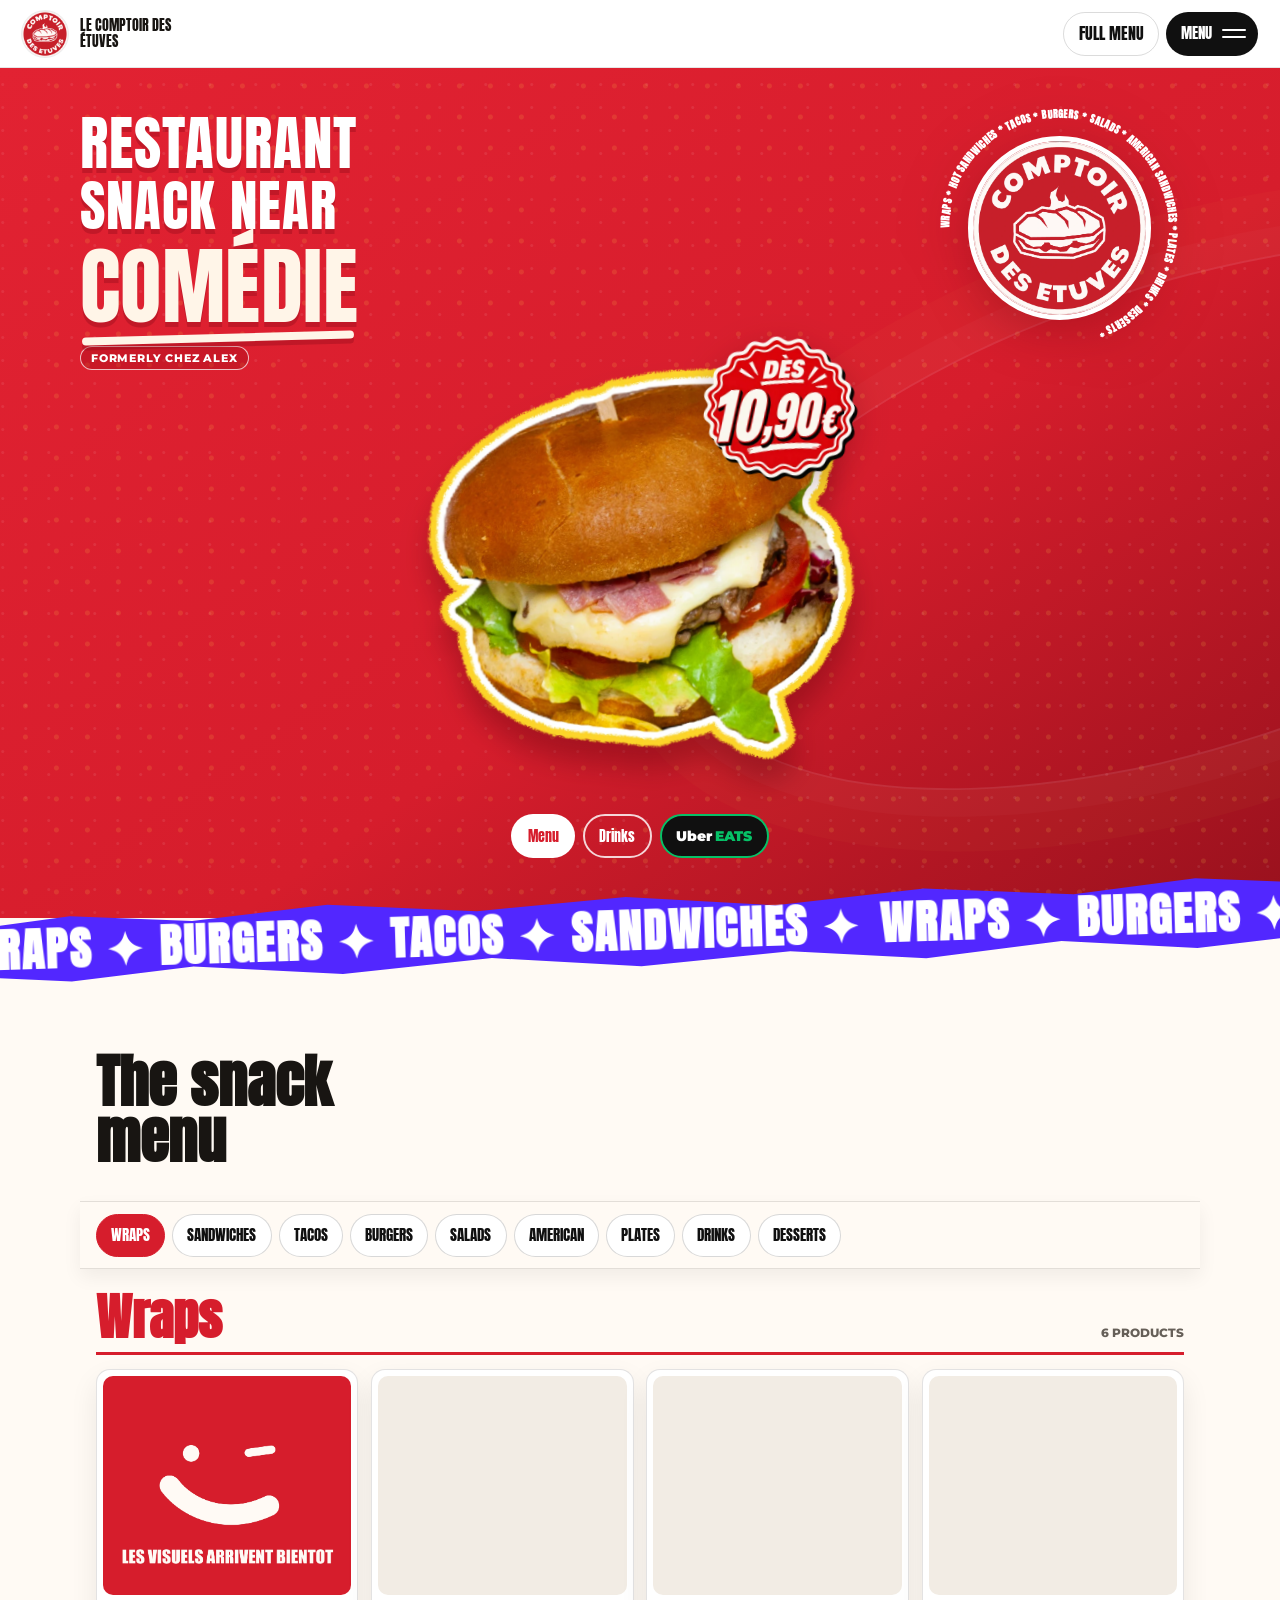
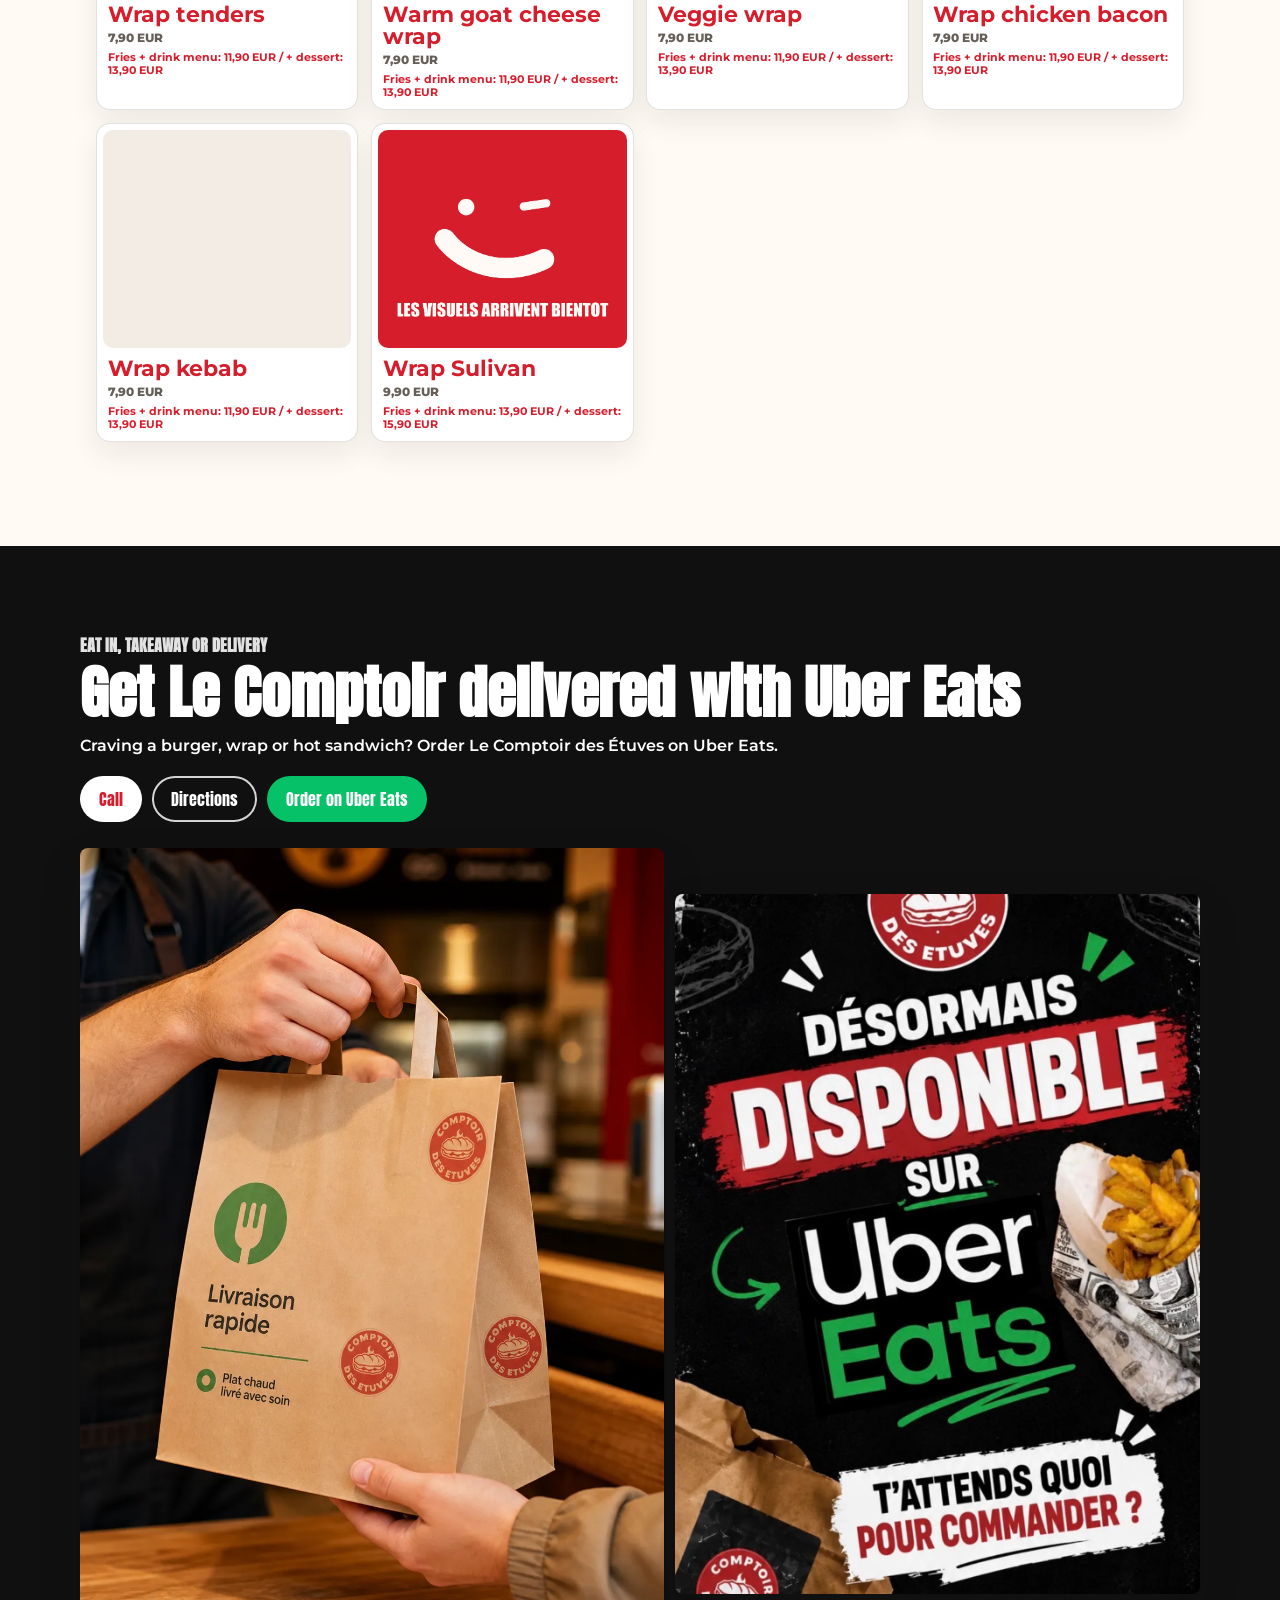
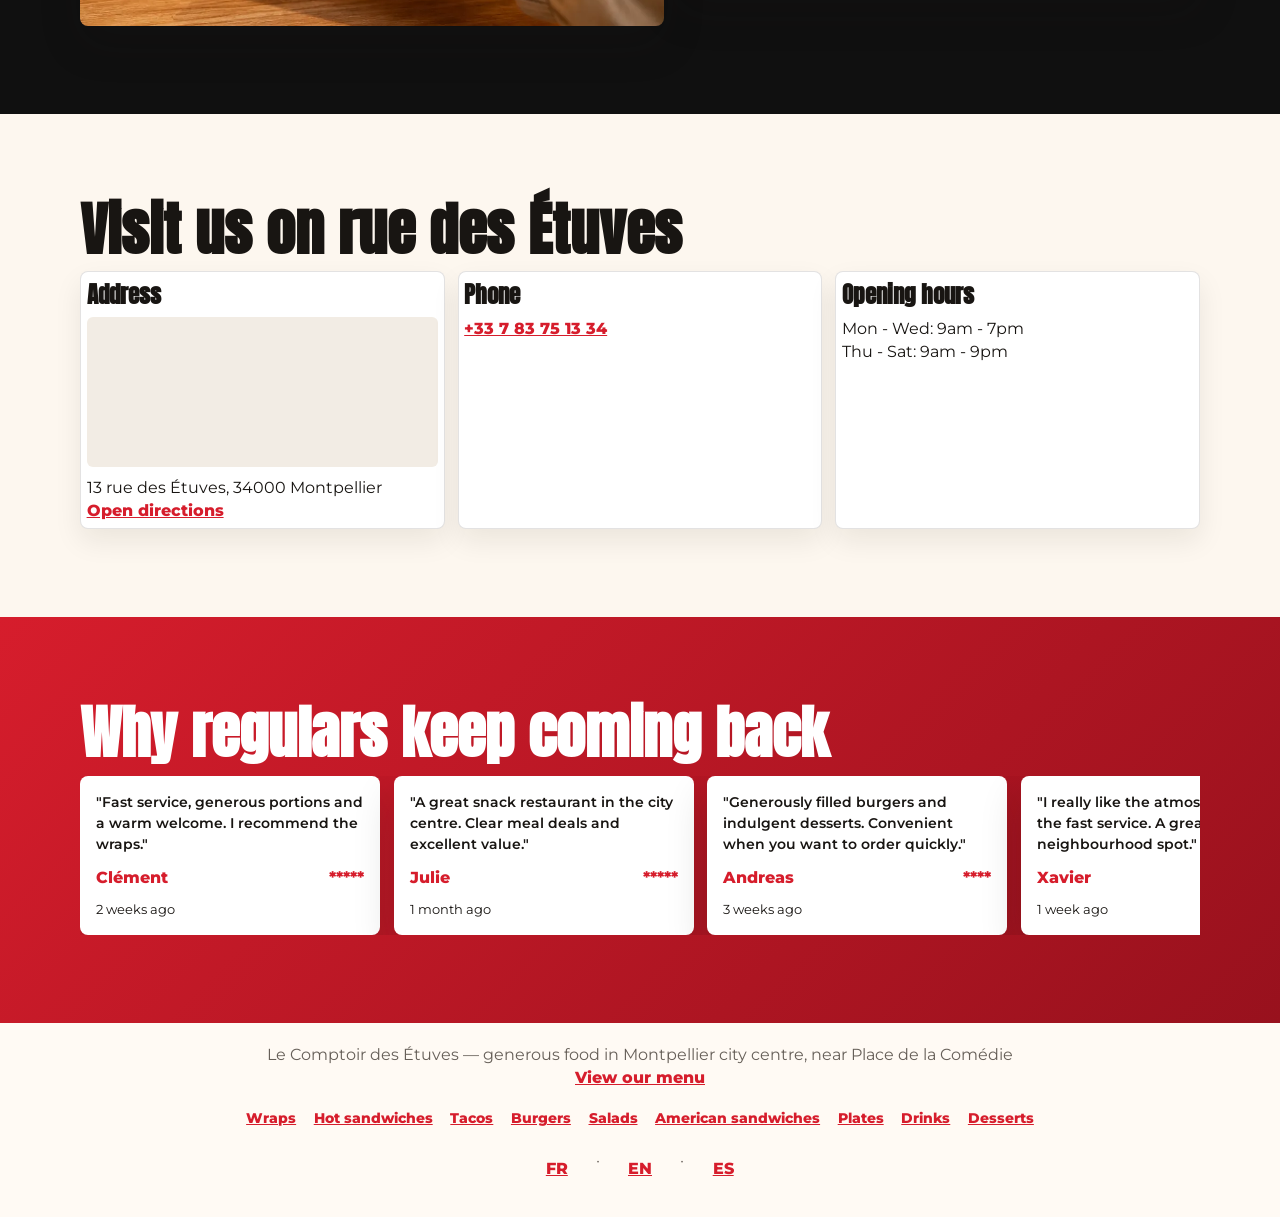
<file: index.html>
<!doctype html>
<html lang="fr">
<head>
  <meta charset="UTF-8" />
  <meta name="viewport" content="width=device-width, initial-scale=1" />
  <script src="language-redirect.js"></script>
  <title>Snack Montpellier centre | Le Comptoir des Étuves</title>
  <meta name="description" content="Anciennement Chez Alex : snack à Montpellier centre près de la Comédie. Burgers, tacos, wraps et sandwichs sur place, à emporter ou via Uber Eats." />
  <meta name="robots" content="index, follow, max-image-preview:large, max-snippet:-1, max-video-preview:-1" />
  <meta name="theme-color" content="#d61d2c" />
  <link rel="canonical" href="https://comptoir-des-etuves.com/" />
  <link rel="alternate" hreflang="fr" href="https://comptoir-des-etuves.com/" />
  <link rel="alternate" hreflang="en" href="https://comptoir-des-etuves.com/en/" />
  <link rel="alternate" hreflang="es" href="https://comptoir-des-etuves.com/es/" />
  <link rel="alternate" hreflang="x-default" href="https://comptoir-des-etuves.com/" />
  <meta property="og:type" content="website" />
  <meta property="og:site_name" content="Le Comptoir des Étuves" />
  <meta property="og:locale" content="fr_FR" />
  <meta property="og:locale:alternate" content="en_GB" />
  <meta property="og:locale:alternate" content="es_ES" />
  <meta property="og:title" content="Snack Montpellier centre | Le Comptoir des Étuves" />
  <meta property="og:description" content="Anciennement Chez Alex : snack à Montpellier centre près de la Comédie. Burgers, tacos, wraps et sandwichs sur place, à emporter ou via Uber Eats." />
  <meta property="og:url" content="https://comptoir-des-etuves.com/" />
  <meta property="og:image" content="https://comptoir-des-etuves.com/images/Burger%20Montagnard.webp" />
  <meta property="og:image:type" content="image/webp" />
  <meta property="og:image:width" content="1200" />
  <meta property="og:image:height" content="800" />
  <meta property="og:image:alt" content="Burger Montagnard du Comptoir des Étuves à Montpellier" />
  <meta name="twitter:card" content="summary_large_image" />
  <meta name="twitter:title" content="Snack Montpellier centre | Le Comptoir des Étuves" />
  <meta name="twitter:description" content="Anciennement Chez Alex : snack à Montpellier centre près de la Comédie. Burgers, tacos, wraps et sandwichs sur place, à emporter ou via Uber Eats." />
  <meta name="twitter:image" content="https://comptoir-des-etuves.com/images/Burger%20Montagnard.webp" />
  <meta name="twitter:image:alt" content="Burger Montagnard du Comptoir des Étuves à Montpellier" />
  <link rel="preload" as="image" href="images/burger-montagnard-detoure.webp" type="image/webp" fetchpriority="high" />
  <link rel="preconnect" href="https://fonts.googleapis.com" />
  <link rel="preconnect" href="https://fonts.gstatic.com" crossorigin />
  <link href="https://fonts.googleapis.com/css2?family=Anton&family=Montserrat:wght@400;500;600;700;800&display=swap" rel="stylesheet" />
  <link rel="stylesheet" href="styles.css" />
  <link rel="icon" href="favicon.ico" sizes="any" />
  <link rel="icon" type="image/png" href="favicon.png" />
  <link rel="apple-touch-icon" href="favicon.png" />
<script type="application/ld+json">
{
  "@context": "https://schema.org",
  "@type": [
    "LocalBusiness",
    "Restaurant"
  ],
  "@id": "https://comptoir-des-etuves.com/#restaurant",
  "name": "Le Comptoir des Étuves",
  "alternateName": [
    "Chez Alex",
    "Chez Alex Montpellier"
  ],
  "url": "https://comptoir-des-etuves.com/",
  "image": "https://comptoir-des-etuves.com/images/Burger%20Montagnard.webp",
  "logo": "https://comptoir-des-etuves.com/images/logo.webp",
  "description": "Anciennement Chez Alex : snack à Montpellier centre près de la Comédie. Burgers, tacos, wraps et sandwichs sur place, à emporter ou via Uber Eats.",
  "telephone": "+33783751334",
  "address": {
    "@type": "PostalAddress",
    "streetAddress": "13 rue des Étuves",
    "postalCode": "34000",
    "addressLocality": "Montpellier",
    "addressCountry": "FR"
  },
  "geo": {
    "@type": "GeoCoordinates",
    "latitude": 43.6071728,
    "longitude": 3.877323
  },
  "hasMap": "https://maps.app.goo.gl/zL9TgHPNbq3qR7Xw9",
  "priceRange": "€",
  "sameAs": [
    "https://maps.app.goo.gl/zL9TgHPNbq3qR7Xw9",
    "https://www.ubereats.com/fr/store/comptoir-des-etuves/ZKupSNvwXZqzl_tochM5Iw"
  ],
  "areaServed": [
    "Montpellier centre-ville",
    "Place de la Comédie",
    "Rue des Étuves"
  ],
  "openingHours": "Mo-We 09:00-19:00, Th-Sa 09:00-21:00",
  "openingHoursSpecification": [
    {
      "@type": "OpeningHoursSpecification",
      "dayOfWeek": [
        "Monday",
        "Tuesday",
        "Wednesday"
      ],
      "opens": "09:00",
      "closes": "19:00"
    },
    {
      "@type": "OpeningHoursSpecification",
      "dayOfWeek": [
        "Thursday",
        "Friday",
        "Saturday"
      ],
      "opens": "09:00",
      "closes": "21:00"
    }
  ],
  "servesCuisine": [
    "snack",
    "burgers",
    "wraps",
    "sandwichs",
    "tacos"
  ],
  "menu": "https://comptoir-des-etuves.com/#menu",
  "hasMenu": {
    "@type": "Menu",
    "@id": "https://comptoir-des-etuves.com/#menu",
    "name": "Carte du Comptoir des Étuves",
    "url": "https://comptoir-des-etuves.com/#menu",
    "hasMenuSection": [
      {
        "@type": "MenuSection",
        "name": "Wraps",
        "url": "https://comptoir-des-etuves.com/wraps.html"
      },
      {
        "@type": "MenuSection",
        "name": "Sandwichs chauds",
        "url": "https://comptoir-des-etuves.com/sandwichs-chauds.html"
      },
      {
        "@type": "MenuSection",
        "name": "Tacos",
        "url": "https://comptoir-des-etuves.com/tacos.html"
      },
      {
        "@type": "MenuSection",
        "name": "Burgers",
        "url": "https://comptoir-des-etuves.com/burgers.html"
      },
      {
        "@type": "MenuSection",
        "name": "Salades",
        "url": "https://comptoir-des-etuves.com/salades.html"
      },
      {
        "@type": "MenuSection",
        "name": "Américains",
        "url": "https://comptoir-des-etuves.com/americains.html"
      },
      {
        "@type": "MenuSection",
        "name": "Assiettes",
        "url": "https://comptoir-des-etuves.com/assiettes.html"
      },
      {
        "@type": "MenuSection",
        "name": "Boissons",
        "url": "https://comptoir-des-etuves.com/boissons.html"
      },
      {
        "@type": "MenuSection",
        "name": "Desserts",
        "url": "https://comptoir-des-etuves.com/desserts.html"
      }
    ]
  },
  "inLanguage": "fr"
}
</script>
<script type="application/ld+json">
{
  "@context": "https://schema.org",
  "@type": "WebSite",
  "@id": "https://comptoir-des-etuves.com/#website",
  "url": "https://comptoir-des-etuves.com/",
  "name": "Le Comptoir des Étuves",
  "alternateName": "Chez Alex",
  "inLanguage": [
    "fr-FR",
    "en-GB",
    "es-ES"
  ],
  "publisher": {
    "@id": "https://comptoir-des-etuves.com/#restaurant"
  }
}
</script>
</head>
<body class="home one-page-home">
  <header class="topbar">
    <a class="brand" href="#top" aria-label="Accueil Le Comptoir des Étuves">
      <img src="images/logo.webp" alt="Logo Le Comptoir des Étuves" />
      <span>Le Comptoir des Étuves</span>
    </a>
    <div class="topbar-actions">
      <a class="topbar-link" href="#menu">La carte</a>
      <button class="menu-toggle" type="button" aria-controls="siteMenu" aria-expanded="false" aria-label="Ouvrir le menu">
        <span class="menu-toggle-label">Menu</span>
        <span class="menu-toggle-lines" aria-hidden="true"><i></i><i></i></span>
      </button>
    </div>
  </header>

  <nav class="site-menu" id="siteMenu" aria-label="Navigation principale" hidden>
    <div class="site-menu-panel">
      <div class="site-menu-header">
        <a class="brand" href="#top" aria-label="Accueil Le Comptoir des Étuves">
          <img src="images/logo.webp" alt="Logo Le Comptoir des Étuves" />
          <span>Le Comptoir des Étuves</span>
        </a>
        <button class="menu-close" type="button" aria-label="Fermer le menu">&times;</button>
      </div>
      <p class="menu-eyebrow">La carte</p>
      <div class="site-menu-links">
        <a href="#wraps">Wraps</a>
        <a href="#sandwichs-chauds">Sandwichs chauds</a>
        <a href="#tacos">Tacos</a>
        <a href="#burgers">Burgers</a>
        <a href="#salades">Salades</a>
        <a href="#americains">Américains</a>
        <a href="#assiettes">Assiettes</a>
        <a href="#boissons">Boissons</a>
        <a href="#desserts">Desserts</a>
      </div>
      <div class="site-menu-footer">
        <a href="#infos">Infos pratiques</a>
        <a class="btn btn-uber-eats" href="https://www.ubereats.com/fr/store/comptoir-des-etuves/ZKupSNvwXZqzl_tochM5Iw?msockid=33f06aeddd2b65fa2c007c70dc0e6430" target="_blank" rel="noopener">Uber Eats</a>
      </div>
    </div>
  </nav>

  <main id="top">
    <section class="home-hero" aria-label="Le Comptoir des Étuves, snack à Montpellier">
      <div class="home-hero-copy">
        <p class="hero-local-title">
          <span class="hero-title-restaurant">Restaurant</span>
          <span class="hero-title-context">Snack à la</span>
          <strong>Comédie</strong>
        </p>
        <p class="hero-alias">Anciennement Chez Alex</p>
      </div>
      <h1 class="circular-logo" aria-label="Le Comptoir des Étuves, snack à Montpellier">
        <svg class="circular-logo-text" viewBox="0 0 200 200" aria-hidden="true">
          <defs>
            <path id="hero-logo-circle" d="M 100,100 m -78,0 a 78,78 0 1,1 156,0 a 78,78 0 1,1 -156,0" />
          </defs>
          <text><textPath href="#hero-logo-circle" startOffset="0%">Wraps * Sandwichs chauds * Tacos * Burgers * Salades * Américains * Assiettes * Boissons * Desserts *</textPath></text>
        </svg>
        <img src="images/logo.webp" alt="" />
      </h1>
      <div class="hero-product-stage">
        <img class="hero-burger" src="images/burger-montagnard-detoure.webp" alt="Burger Montagnard du Comptoir des Étuves" width="1100" height="1021" fetchpriority="high" decoding="async" />
        <img class="hero-price-sticker" src="images/sticker-prix-10-90-384.webp" alt="Dès 10,90 €" width="384" height="355" decoding="async" />
      </div>
      <div class="cta-row hero-actions">
        <button class="btn btn-light menu-open-btn" type="button" aria-controls="siteMenu">Menu</button>
        <a class="btn btn-ghost-light" href="#boissons">Boissons</a>
        <a class="uber-eats-button" href="https://www.ubereats.com/fr/store/comptoir-des-etuves/ZKupSNvwXZqzl_tochM5Iw?msockid=33f06aeddd2b65fa2c007c70dc0e6430" target="_blank" rel="noopener"><span>Uber</span> <strong>EATS</strong></a>
      </div>
    </section>

    <section class="text-loop-band" aria-label="Wraps, burgers, tacos et sandwichs">
      <div class="text-loop-ribbon">
        <div class="text-loop-track" aria-hidden="true">
          <span>Wraps ✦ Burgers ✦ Tacos ✦ Sandwichs ✦</span>
          <span>Wraps ✦ Burgers ✦ Tacos ✦ Sandwichs ✦</span>
          <span>Wraps ✦ Burgers ✦ Tacos ✦ Sandwichs ✦</span>
          <span>Wraps ✦ Burgers ✦ Tacos ✦ Sandwichs ✦</span>
        </div>
      </div>
    </section>

    <section class="menu-explorer wave-section wave-light" id="menu" aria-labelledby="menu-title">
      <div class="section-inner">
        <div class="menu-heading">
          <div>
            <h2 id="menu-title">La carte du snack</h2>
          </div>
        </div>

        <div class="menu-category-nav" role="tablist" aria-label="Catégories de la carte">
          <button type="button" role="tab" aria-selected="true" aria-controls="wraps" class="is-active" data-menu-filter="wraps">Wraps</button>
          <button type="button" role="tab" aria-selected="false" aria-controls="sandwichs-chauds" data-menu-filter="sandwichs-chauds">Sandwichs</button>
          <button type="button" role="tab" aria-selected="false" aria-controls="tacos" data-menu-filter="tacos">Tacos</button>
          <button type="button" role="tab" aria-selected="false" aria-controls="burgers" data-menu-filter="burgers">Burgers</button>
          <button type="button" role="tab" aria-selected="false" aria-controls="salades" data-menu-filter="salades">Salades</button>
          <button type="button" role="tab" aria-selected="false" aria-controls="americains" data-menu-filter="americains">Américains</button>
          <button type="button" role="tab" aria-selected="false" aria-controls="assiettes" data-menu-filter="assiettes">Assiettes</button>
          <button type="button" role="tab" aria-selected="false" aria-controls="boissons" data-menu-filter="boissons">Boissons</button>
          <button type="button" role="tab" aria-selected="false" aria-controls="desserts" data-menu-filter="desserts">Desserts</button>
        </div>

        <div class="menu-catalogue">
          <section class="menu-category" id="wraps" data-menu-category="wraps" role="tabpanel">
            <div class="menu-category-heading"><h3>Wraps</h3><span>6 produits</span></div>
            <div class="product-grid">
              <article class="product-card" data-menu-price="Menu frites + boisson : 11,90 EUR / + dessert : 13,90 EUR" data-detail="Galette de blé, tenders de poulet, cheddar fondu, crudités, oignons confits." data-extras="Bacon +1 EUR, fromage +1 EUR (cheddar, chèvre, raclette, mozzarella), steak +2 EUR, œuf +1 EUR. Accompagnements : frites 3 EUR, frites et cheddar fondu 5 EUR, bucket de tenders 6 pièces 6 EUR ou 9 pièces 9 EUR."><img loading="lazy" decoding="async" src="images/visuels-arrivent-bientot.webp" alt="Wrap tenders" /><h4>Wrap tenders</h4><p>7,90 EUR</p></article>
              <article class="product-card" data-menu-price="Menu frites + boisson : 11,90 EUR / + dessert : 13,90 EUR" data-detail="Galette de blé, blanc de poulet, chèvre fondu, crudités, oignons confits." data-extras="Bacon +1 EUR, fromage +1 EUR (cheddar, chèvre, raclette, mozzarella), steak +2 EUR, œuf +1 EUR. Accompagnements : frites 3 EUR, frites et cheddar fondu 5 EUR, bucket de tenders 6 pièces 6 EUR ou 9 pièces 9 EUR."><img loading="lazy" decoding="async" src="images/Wrap%20Che%CC%82vre%20chaud.webp" alt="Wrap chèvre chaud" /><h4>Wrap chèvre chaud</h4><p>7,90 EUR</p></article>
              <article class="product-card" data-menu-price="Menu frites + boisson : 11,90 EUR / + dessert : 13,90 EUR" data-detail="Galette de blé, galette de légumes, cheddar fondu, crudités, oignons confits." data-extras="Bacon +1 EUR, fromage +1 EUR (cheddar, chèvre, raclette, mozzarella), steak +2 EUR, œuf +1 EUR. Accompagnements : frites 3 EUR, frites et cheddar fondu 5 EUR, bucket de tenders 6 pièces 6 EUR ou 9 pièces 9 EUR."><img loading="lazy" decoding="async" src="images/Wrap%20Veggie.webp" alt="Wrap veggie" /><h4>Wrap veggie</h4><p>7,90 EUR</p></article>
              <article class="product-card" data-menu-price="Menu frites + boisson : 11,90 EUR / + dessert : 13,90 EUR" data-detail="Galette de blé, tenders de poulet, bacon de bœuf, crudités, oignons confits." data-extras="Bacon +1 EUR, fromage +1 EUR (cheddar, chèvre, raclette, mozzarella), steak +2 EUR, œuf +1 EUR. Accompagnements : frites 3 EUR, frites et cheddar fondu 5 EUR, bucket de tenders 6 pièces 6 EUR ou 9 pièces 9 EUR."><img loading="lazy" decoding="async" src="images/Wrap%20Chicken%20Bacon.webp" alt="Wrap chicken bacon" /><h4>Wrap chicken bacon</h4><p>7,90 EUR</p></article>
              <article class="product-card" data-menu-price="Menu frites + boisson : 11,90 EUR / + dessert : 13,90 EUR" data-detail="Galette de blé, lamelles de kebab de poulet marinées, crudités, oignons confits." data-extras="Bacon +1 EUR, fromage +1 EUR (cheddar, chèvre, raclette, mozzarella), steak +2 EUR, œuf +1 EUR. Accompagnements : frites 3 EUR, frites et cheddar fondu 5 EUR, bucket de tenders 6 pièces 6 EUR ou 9 pièces 9 EUR."><img loading="lazy" decoding="async" src="images/Wrap%20Kebab.webp" alt="Wrap kebab" /><h4>Wrap kebab</h4><p>7,90 EUR</p></article>
              <article class="product-card" data-menu-price="Menu frites + boisson : 13,90 EUR / + dessert : 15,90 EUR" data-detail="Galette de blé, steak façon bouchère 120g, galette de pomme de terre, crudités, oignons confits." data-extras="Bacon +1 EUR, fromage +1 EUR (cheddar, chèvre, raclette, mozzarella), steak +2 EUR, œuf +1 EUR. Accompagnements : frites 3 EUR, frites et cheddar fondu 5 EUR, bucket de tenders 6 pièces 6 EUR ou 9 pièces 9 EUR."><img loading="lazy" decoding="async" src="images/visuels-arrivent-bientot.webp" alt="Wrap Sulivan" /><h4>Wrap Sulivan</h4><p>9,90 EUR</p></article>
            </div>
          </section>

          <section class="menu-category" id="sandwichs-chauds" data-menu-category="sandwichs-chauds" role="tabpanel">
            <div class="menu-category-heading"><h3>Sandwichs chauds</h3><span>6 produits</span></div>
            <div class="product-grid">
              <article class="product-card" data-menu-price="Menu frites + boisson : 13,90 EUR / + dessert : 15,90 EUR" data-detail="Demi baguette boulanger, steak façon bouchère 120g, fromage frais, emmental fondu, crudités, oignons confits."><img loading="lazy" decoding="async" src="images/visuels-arrivent-bientot.webp" alt="Sandwich chaud traditionnel" /><h4>Traditionnel</h4><p>9,90 EUR</p></article>
              <article class="product-card" data-menu-price="Menu frites + boisson : 13,90 EUR / + dessert : 15,90 EUR" data-detail="Demi baguette boulanger, tenders de poulet, cheddar, crudités, oignons confits."><img loading="lazy" decoding="async" src="images/Sandwich%20Crosutillant.webp" alt="Sandwich chaud croustillant" /><h4>Croustillant</h4><p>9,90 EUR</p></article>
              <article class="product-card" data-menu-price="Menu frites + boisson : 13,90 EUR / + dessert : 15,90 EUR" data-detail="Demi baguette boulanger, galette de légumes, cheddar, crudités, oignons confits."><img loading="lazy" decoding="async" src="images/Sandwich%20Veggie.webp" alt="Sandwich chaud végétarien" /><h4>Végétarien</h4><p>9,90 EUR</p></article>
              <article class="product-card" data-menu-price="Menu frites + boisson : 13,90 EUR / + dessert : 15,90 EUR" data-detail="Demi baguette boulanger, steak façon bouchère 120g, bacon de bœuf, raclette fondue, crudités, oignons confits."><img loading="lazy" decoding="async" src="images/visuels-arrivent-bientot.webp" alt="Sandwich chaud montagnard" /><h4>Montagnard</h4><p>9,90 EUR</p></article>
              <article class="product-card" data-menu-price="Menu frites + boisson : 13,90 EUR / + dessert : 15,90 EUR" data-detail="Demi baguette boulanger, steak façon bouchère 120g, bacon de bœuf, fromage bleu, crudités, oignons confits."><img loading="lazy" decoding="async" src="images/visuels-arrivent-bientot.webp" alt="Sandwich chaud signature au bleu" /><h4>Signature au bleu</h4><p>9,90 EUR</p></article>
              <article class="product-card" data-menu-price="Menu frites + boisson : 14,90 EUR / + dessert : 16,90 EUR" data-detail="Demi baguette boulanger, steak façon bouchère 120g, emmental fondu, bacon de bœuf, œuf au plat, crudités, oignons confits."><img loading="lazy" decoding="async" src="images/visuels-arrivent-bientot.webp" alt="Sandwich chaud Le Chef" /><h4>Le Chef</h4><p>10,90 EUR</p></article>
            </div>
          </section>

          <section class="menu-category" id="tacos" data-menu-category="tacos" role="tabpanel">
            <div class="menu-category-heading"><h3>Tacos</h3><span>4 produits</span></div>
            <div class="product-grid">
              <article class="product-card" data-menu-price="Menu frites + boisson : +4 EUR"><img loading="lazy" decoding="async" src="images/visuels-arrivent-bientot.webp" alt="Tacos 1 viande" /><h4>1 viande</h4><p>9,50 EUR</p></article>
              <article class="product-card" data-menu-price="Menu frites + boisson : +4 EUR"><img loading="lazy" decoding="async" src="images/visuels-arrivent-bientot.webp" alt="Tacos 2 viandes" /><h4>2 viandes</h4><p>10,50 EUR</p></article>
              <article class="product-card" data-menu-price="Menu frites + boisson : +4 EUR"><img loading="lazy" decoding="async" src="images/visuels-arrivent-bientot.webp" alt="Tacos 3 viandes" /><h4>3 viandes</h4><p>11,50 EUR</p></article>
              <article class="product-card" data-no-price data-no-menu-price data-detail="Viande au choix : Steak / Tenders / Kebab / Blanc de poulet&#10;&#10;Fromage au choix : Cheddar / Raclette / Mozza / Bleu / Chèvre / Emmental&#10;&#10;Oignons confits&#10;&#10;Frites"><img loading="lazy" decoding="async" src="images/tacos-ingredients.webp" alt="Ingrédients tacos" /><h4>Ingrédients tacos</h4><p>Clique ici !</p></article>
            </div>
          </section>

          <section class="menu-category" id="burgers" data-menu-category="burgers" role="tabpanel">
            <div class="menu-category-heading"><h3>Burgers</h3><span>8 produits</span></div>
            <div class="product-grid">
              <article class="product-card" data-menu-price="Menu frites + boisson : 13,90 EUR" data-detail="Pain brioché, steak façon bouchère 120g, cheddar, salade, tomates, oignons confits."><img loading="lazy" decoding="async" src="images/visuels-arrivent-bientot.webp" alt="Cheese burger" /><h4>Cheese burger</h4><p>9,90 EUR</p></article>
              <article class="product-card" data-menu-price="Menu frites + boisson : 13,90 EUR" data-detail="Pain brioché, tenders de poulet, cheddar, salade, tomates, oignons confits."><img loading="lazy" decoding="async" src="images/visuels-arrivent-bientot.webp" alt="Burger chicken" /><h4>Chicken</h4><p>9,90 EUR</p></article>
              <article class="product-card" data-menu-price="Menu frites + boisson : 13,90 EUR" data-detail="Pain brioché, galette de légumes, cheddar, salade, tomates, oignons confits."><img loading="lazy" decoding="async" src="images/Burger%20Veggie.webp" alt="Burger végétarien" /><h4>Végétarien</h4><p>9,90 EUR</p></article>
              <article class="product-card" data-menu-price="Menu frites + boisson : 13,90 EUR" data-detail="Pain brioché, steak façon bouchère 120g, chèvre fondu, salade, tomates, oignons confits."><img loading="lazy" decoding="async" src="images/visuels-arrivent-bientot.webp" alt="Burger chèvre" /><h4>Chèvre</h4><p>9,90 EUR</p></article>
              <article class="product-card" data-menu-price="Menu frites + boisson : 14,90 EUR" data-detail="Pain brioché, steak façon bouchère 120g ou tenders de poulet, cheddar, bacon de bœuf, salade, tomates, oignons confits."><img loading="lazy" decoding="async" src="images/Burger-Tenders-Bacon-hero.webp" alt="Burger bacon" /><h4>Bacon</h4><p>10,90 EUR</p></article>
              <article class="product-card" data-menu-price="Menu frites + boisson : 14,90 EUR" data-detail="Pain brioché, steak façon bouchère 120g, raclette, bacon de bœuf, salade, tomates, oignons confits."><img loading="lazy" decoding="async" src="images/Burger%20Montagnard.webp" alt="Burger montagnard" /><h4>Montagnard</h4><p>10,90 EUR</p></article>
              <article class="product-card" data-menu-price="Menu frites + boisson : 14,90 EUR" data-detail="Pain brioché, steak façon bouchère 120g, galette de pomme de terre, emmental, sauce truffée, salade, tomates, oignons confits."><img loading="lazy" decoding="async" src="images/visuels-arrivent-bientot.webp" alt="Burger truffe" /><h4>Truffe</h4><p>10,90 EUR</p></article>
              <article class="product-card" data-menu-price="Menu frites + boisson : 15,90 EUR" data-detail="Pain brioché, deux steaks façon bouchère 120g, cheddar, salade, tomates, oignons confits."><img loading="lazy" decoding="async" src="images/visuels-arrivent-bientot.webp" alt="Big burger" /><h4>Big burger</h4><p>11,90 EUR</p></article>
            </div>
          </section>

          <section class="menu-category" id="salades" data-menu-category="salades" role="tabpanel">
            <div class="menu-category-heading"><h3>Salades</h3><span>4 produits</span></div>
            <div class="product-grid">
              <article class="product-card" data-menu-price="Menu boisson + dessert : 13,90 EUR" data-detail="Tenders de poulet, copeaux de parmesan, croûtons, olives noires, oignons frits, sauce César, salade, tomates."><img loading="lazy" decoding="async" src="images/visuels-arrivent-bientot.webp" alt="Salade César" /><h4>Salade César</h4><p>9,90 EUR</p></article>
              <article class="product-card" data-menu-price="Menu boisson + dessert : 13,90 EUR" data-detail="Saumon fumé, mozzarella, olives noires, tartines fromage frais, croûtons, poivrons, salade, tomates."><img loading="lazy" decoding="async" src="images/visuels-arrivent-bientot.webp" alt="Salade saumon" /><h4>Salade saumon</h4><p>9,90 EUR</p></article>
              <article class="product-card" data-menu-price="Menu boisson + dessert : 13,90 EUR" data-detail="Toast de chèvre, bacon de bœuf, olives noires, oignons frits, croûtons, poivrons, salade, tomates."><img loading="lazy" decoding="async" src="images/visuels-arrivent-bientot.webp" alt="Salade chèvre chaud" /><h4>Salade chèvre chaud</h4><p>9,90 EUR</p></article>
              <article class="product-card" data-menu-price="Menu boisson + dessert : 13,90 EUR" data-detail="Jambon cru, croûtons, mozzarella, pesto, olives noires, poivrons, oignons frits, salade, tomates."><img loading="lazy" decoding="async" src="images/visuels-arrivent-bientot.webp" alt="Salade italienne" /><h4>Salade italienne</h4><p>9,90 EUR</p></article>
            </div>
          </section>

          <section class="menu-category" id="americains" data-menu-category="americains" role="tabpanel">
            <div class="menu-category-heading"><h3>Américains</h3><span>4 produits</span></div>
            <div class="product-grid">
              <article class="product-card" data-menu-price="Menu boisson : 11,00 EUR / + dessert : 13,50 EUR" data-detail="Demi baguette boulanger, frites, steak façon bouchère 120g, oignons confits."><img loading="lazy" decoding="async" src="images/visuels-arrivent-bientot.webp" alt="Américain steak en barquette carton avec serviette rouge" /><h4>Américain steak</h4><p>9,50 EUR</p></article>
              <article class="product-card" data-menu-price="Menu boisson : 11,00 EUR / + dessert : 13,50 EUR" data-detail="Demi baguette boulanger, frites, blanc de poulet, oignons confits."><img loading="lazy" decoding="async" src="images/visuels-arrivent-bientot.webp" alt="Américain poulet en barquette carton avec serviette rouge" /><h4>Américain poulet</h4><p>9,50 EUR</p></article>
              <article class="product-card" data-menu-price="Menu boisson : 11,00 EUR / + dessert : 13,50 EUR" data-detail="Demi baguette boulanger, frites, kebab de poulet, oignons confits."><img loading="lazy" decoding="async" src="images/visuels-arrivent-bientot.webp" alt="Américain kebab en barquette carton avec serviette rouge" /><h4>Américain kebab</h4><p>9,50 EUR</p></article>
              <article class="product-card" data-menu-price="Menu boisson : 11,00 EUR / + dessert : 13,50 EUR" data-detail="Demi baguette boulanger, frites, tenders de poulet, oignons confits."><img loading="lazy" decoding="async" src="images/visuels-arrivent-bientot.webp" alt="Américain tenders en barquette carton avec serviette rouge" /><h4>Américain tenders</h4><p>9,50 EUR</p></article>
            </div>
          </section>

          <section class="menu-category" id="assiettes" data-menu-category="assiettes" role="tabpanel">
            <div class="menu-category-heading"><h3>Assiettes</h3><span>3 produits</span></div>
            <div class="product-grid">
              <article class="product-card" data-menu-price="Menu boisson + dessert : 13,90 EUR" data-detail="Steak haché façon bouchère, œuf au plat, oignons, salade composée, frites ou légumes."><img loading="lazy" decoding="async" src="images/visuels-arrivent-bientot.webp" alt="Assiette steak à cheval" /><h4>Steak à cheval</h4><p>9,90 EUR</p></article>
              <article class="product-card" data-menu-price="Menu boisson + dessert : 13,90 EUR" data-detail="Tenders de poulet panés aux corn flakes, oignons, frites, salade."><img loading="lazy" decoding="async" src="images/visuels-arrivent-bientot.webp" alt="Assiette poulet tenders" /><h4>Poulet tenders</h4><p>9,90 EUR</p></article>
              <article class="product-card" data-menu-price="Menu boisson + dessert : 13,90 EUR" data-detail="Kebab de poulet émincé, oignons confits, salade composée, frites ou légumes."><img loading="lazy" decoding="async" src="images/visuels-arrivent-bientot.webp" alt="Assiette kebab" /><h4>Kebab</h4><p>9,90 EUR</p></article>
            </div>
          </section>

          <section class="menu-category" id="boissons" data-menu-category="boissons" role="tabpanel">
            <div class="menu-category-heading"><h3>Boissons</h3><span>23 produits</span></div>
            <div class="product-grid">
              <article class="product-card" data-detail="Boisson froide."><img loading="lazy" decoding="async" src="images/visuels-arrivent-bientot.webp" alt="Eau" /><h4>Eau</h4><p>1,50 EUR</p></article>
              <article class="product-card" data-detail="Soda en canette 33cl."><img loading="lazy" decoding="async" src="images/visuels-arrivent-bientot.webp" alt="Soda canette 33cl" /><h4>Soda canette 33cl</h4><p>2,00 EUR</p></article>
              <article class="product-card" data-detail="Soda en bouteille 50cl."><img loading="lazy" decoding="async" src="images/visuels-arrivent-bientot.webp" alt="Soda bouteille 50cl" /><h4>Soda bouteille 50cl</h4><p>2,50 EUR</p></article>
              <article class="product-card" data-detail="Boisson fraîche citronnée."><img loading="lazy" decoding="async" src="images/visuels-arrivent-bientot.webp" alt="Citronnade" /><h4>Citronnade</h4><p>2,50 EUR</p></article>
              <article class="product-card" data-detail="Thé pêche glacé."><img loading="lazy" decoding="async" src="images/visuels-arrivent-bientot.webp" alt="Thé pêche glacé" /><h4>Thé pêche glacé</h4><p>2,50 EUR</p></article>
              <article class="product-card" data-detail="Jus d'orange pressé minute."><img loading="lazy" decoding="async" src="images/visuels-arrivent-bientot.webp" alt="Jus d'orange pressé" /><h4>Jus d'orange pressé</h4><p>4,00 EUR</p></article>
              <article class="product-card" data-detail="Smoothie frais."><img loading="lazy" decoding="async" src="images/visuels-arrivent-bientot.webp" alt="Smoothies" /><h4>Smoothies</h4><p>4,90 EUR</p></article>
              <article class="product-card" data-detail="Boisson chaude."><img loading="lazy" decoding="async" src="images/visuels-arrivent-bientot.webp" alt="Café" /><h4>Café</h4><p>1,20 EUR</p></article>
              <article class="product-card" data-detail="Boisson chaude."><img loading="lazy" decoding="async" src="images/visuels-arrivent-bientot.webp" alt="Café allongé" /><h4>Café allongé</h4><p>1,50 EUR</p></article>
              <article class="product-card" data-detail="Boisson chaude."><img loading="lazy" decoding="async" src="images/visuels-arrivent-bientot.webp" alt="Noisette" /><h4>Noisette</h4><p>1,50 EUR</p></article>
              <article class="product-card" data-detail="Boisson chaude."><img loading="lazy" decoding="async" src="images/visuels-arrivent-bientot.webp" alt="Café double" /><h4>Café double</h4><p>2,00 EUR</p></article>
              <article class="product-card" data-detail="Boisson chaude."><img loading="lazy" decoding="async" src="images/visuels-arrivent-bientot.webp" alt="Café latte" /><h4>Café latte</h4><p>2,00 EUR</p></article>
              <article class="product-card" data-detail="Boisson chaude."><img loading="lazy" decoding="async" src="images/visuels-arrivent-bientot.webp" alt="Chocolat chaud" /><h4>Chocolat chaud</h4><p>2,50 EUR</p></article>
              <article class="product-card" data-detail="Boisson chaude."><img loading="lazy" decoding="async" src="images/visuels-arrivent-bientot.webp" alt="Cappuccino" /><h4>Cappuccino</h4><p>3,00 EUR</p></article>
              <article class="product-card" data-detail="Boisson chaude."><img loading="lazy" decoding="async" src="images/visuels-arrivent-bientot.webp" alt="Café viennois" /><h4>Café viennois</h4><p>3,00 EUR</p></article>
              <article class="product-card" data-detail="Boisson chaude."><img loading="lazy" decoding="async" src="images/visuels-arrivent-bientot.webp" alt="Chocolat viennois" /><h4>Chocolat viennois</h4><p>3,00 EUR</p></article>
              <article class="product-card" data-detail="Boisson chaude."><img loading="lazy" decoding="async" src="images/visuels-arrivent-bientot.webp" alt="Thé" /><h4>Thé</h4><p>2,00 EUR</p></article>
              <article class="product-card" data-detail="Boisson chaude."><img loading="lazy" decoding="async" src="images/visuels-arrivent-bientot.webp" alt="Décaféiné" /><h4>Décaféiné</h4><p>1,20 EUR</p></article>
              <article class="product-card" data-detail="Boisson chaude."><img loading="lazy" decoding="async" src="images/visuels-arrivent-bientot.webp" alt="Décaféiné long" /><h4>Décaféiné long</h4><p>1,50 EUR</p></article>
              <article class="product-card" data-detail="Boisson alcoolisée."><img loading="lazy" decoding="async" src="images/visuels-arrivent-bientot.webp" alt="Heineken" /><h4>Heineken</h4><p>3,00 EUR</p></article>
              <article class="product-card" data-detail="Boisson alcoolisée."><img loading="lazy" decoding="async" src="images/visuels-arrivent-bientot.webp" alt="Desperados" /><h4>Desperados</h4><p>4,00 EUR</p></article>
              <article class="product-card" data-detail="Boisson alcoolisée."><img loading="lazy" decoding="async" src="images/visuels-arrivent-bientot.webp" alt="Verre de vin" /><h4>Verre de vin</h4><p>2,50 EUR</p></article>
              <article class="product-card" data-detail="Boisson alcoolisée."><img loading="lazy" decoding="async" src="images/visuels-arrivent-bientot.webp" alt="Pichet de vin" /><h4>Pichet de vin</h4><p>7,50 EUR</p></article>
            </div>
          </section>

          <section class="menu-category" id="desserts" data-menu-category="desserts" role="tabpanel">
            <div class="menu-category-heading"><h3>Desserts</h3><span>21 produits</span></div>
            <div class="product-grid">
              <article class="product-card" data-detail="Crêpe sucrée." data-extras="Supplément chantilly +0,50 EUR."><img loading="lazy" decoding="async" src="images/visuels-arrivent-bientot.webp" alt="Crêpe sucre" /><h4>Crêpe sucre</h4><p>2,50 EUR</p></article>
              <article class="product-card" data-detail="Crêpe sucre citron." data-extras="Supplément chantilly +0,50 EUR."><img loading="lazy" decoding="async" src="images/visuels-arrivent-bientot.webp" alt="Crêpe sucre citron" /><h4>Crêpe sucre citron</h4><p>3,00 EUR</p></article>
              <article class="product-card" data-detail="Crêpe confiture." data-extras="Supplément chantilly +0,50 EUR."><img loading="lazy" decoding="async" src="images/visuels-arrivent-bientot.webp" alt="Crêpe confiture" /><h4>Crêpe confiture</h4><p>3,00 EUR</p></article>
              <article class="product-card" data-detail="Crêpe Nutella." data-extras="Supplément chantilly +0,50 EUR."><img loading="lazy" decoding="async" src="images/visuels-arrivent-bientot.webp" alt="Crêpe Nutella" /><h4>Crêpe Nutella</h4><p>3,50 EUR</p></article>
              <article class="product-card" data-detail="Crêpe crème de marron." data-extras="Supplément chantilly +0,50 EUR."><img loading="lazy" decoding="async" src="images/visuels-arrivent-bientot.webp" alt="Crêpe crème de marron" /><h4>Crêpe crème de marron</h4><p>3,50 EUR</p></article>
              <article class="product-card" data-detail="Crêpe caramel beurre salé." data-extras="Supplément chantilly +0,50 EUR."><img loading="lazy" decoding="async" src="images/visuels-arrivent-bientot.webp" alt="Crêpe caramel beurre salé" /><h4>Crêpe caramel beurre salé</h4><p>3,00 EUR</p></article>
              <article class="product-card" data-detail="Gaufre sucrée." data-extras="Supplément chantilly +0,50 EUR."><img loading="lazy" decoding="async" src="images/visuels-arrivent-bientot.webp" alt="Gaufre sucre" /><h4>Gaufre sucre</h4><p>3,00 EUR</p></article>
              <article class="product-card" data-detail="Gaufre sucre citron." data-extras="Supplément chantilly +0,50 EUR."><img loading="lazy" decoding="async" src="images/visuels-arrivent-bientot.webp" alt="Gaufre sucre citron" /><h4>Gaufre sucre citron</h4><p>3,50 EUR</p></article>
              <article class="product-card" data-detail="Gaufre confiture." data-extras="Supplément chantilly +0,50 EUR."><img loading="lazy" decoding="async" src="images/visuels-arrivent-bientot.webp" alt="Gaufre confiture" /><h4>Gaufre confiture</h4><p>3,50 EUR</p></article>
              <article class="product-card" data-detail="Gaufre Nutella." data-extras="Supplément chantilly +0,50 EUR."><img loading="lazy" decoding="async" src="images/visuels-arrivent-bientot.webp" alt="Gaufre Nutella" /><h4>Gaufre Nutella</h4><p>4,00 EUR</p></article>
              <article class="product-card" data-detail="Gaufre crème de marron." data-extras="Supplément chantilly +0,50 EUR."><img loading="lazy" decoding="async" src="images/visuels-arrivent-bientot.webp" alt="Gaufre crème de marron" /><h4>Gaufre crème de marron</h4><p>4,00 EUR</p></article>
              <article class="product-card" data-detail="Gaufre caramel beurre salé." data-extras="Supplément chantilly +0,50 EUR."><img loading="lazy" decoding="async" src="images/visuels-arrivent-bientot.webp" alt="Gaufre caramel beurre salé" /><h4>Gaufre caramel beurre salé</h4><p>4,00 EUR</p></article>
              <article class="product-card" data-detail="Dessert gourmand."><img loading="lazy" decoding="async" src="images/visuels-arrivent-bientot.webp" alt="Moelleux chocolat" /><h4>Moelleux chocolat</h4><p>2,50 EUR</p></article>
              <article class="product-card" data-detail="Dessert gourmand."><img loading="lazy" decoding="async" src="images/visuels-arrivent-bientot.webp" alt="Moelleux citron" /><h4>Moelleux citron</h4><p>2,50 EUR</p></article>
              <article class="product-card" data-detail="Dessert gourmand."><img loading="lazy" decoding="async" src="images/visuels-arrivent-bientot.webp" alt="Donuts" /><h4>Donuts</h4><p>2,50 EUR</p></article>
              <article class="product-card" data-detail="Dessert gourmand."><img loading="lazy" decoding="async" src="images/visuels-arrivent-bientot.webp" alt="Tarte aux pommes" /><h4>Tarte aux pommes</h4><p>2,50 EUR</p></article>
              <article class="product-card" data-detail="Dessert gourmand."><img loading="lazy" decoding="async" src="images/visuels-arrivent-bientot.webp" alt="Flan" /><h4>Flan</h4><p>2,50 EUR</p></article>
              <article class="product-card" data-detail="Dessert gourmand."><img loading="lazy" decoding="async" src="images/visuels-arrivent-bientot.webp" alt="Cookie" /><h4>Cookie</h4><p>2,70 EUR</p></article>
              <article class="product-card" data-detail="Dessert gourmand."><img loading="lazy" decoding="async" src="images/visuels-arrivent-bientot.webp" alt="Tiramisu" /><h4>Tiramisu</h4><p>3,50 EUR</p></article>
              <article class="product-card" data-detail="Dessert gourmand."><img loading="lazy" decoding="async" src="images/visuels-arrivent-bientot.webp" alt="Muffin" /><h4>Muffin</h4><p>3,50 EUR</p></article>
              <article class="product-card" data-detail="Pot de glace artisanale."><img loading="lazy" decoding="async" src="images/visuels-arrivent-bientot.webp" alt="Glace artisanale" /><h4>Glace artisanale</h4><p>4,50 EUR</p></article>
            </div>
          </section>
        </div>
      </div>
    </section>

    <section class="feature-section wave-section wave-dark">
      <div class="section-inner feature-grid">
        <div>
          <p class="kicker">Sur place, à emporter, en livraison</p>
          <h2>Le Comptoir livré chez toi avec Uber Eats</h2>
          <p>Envie d’un burger, d’un wrap ou d’un américain sans bouger ? Commande sur Uber Eats !</p>
          <div class="cta-row">
            <a class="btn btn-light" href="tel:+33783751334">Appeler</a>
            <a class="btn btn-ghost-light" href="https://maps.app.goo.gl/zL9TgHPNbq3qR7Xw9" target="_blank" rel="noopener">Itinéraire</a>
            <a class="btn btn-uber-eats" href="https://www.ubereats.com/fr/store/comptoir-des-etuves/ZKupSNvwXZqzl_tochM5Iw?msockid=33f06aeddd2b65fa2c007c70dc0e6430" target="_blank" rel="noopener">Commander sur Uber Eats</a>
          </div>
        </div>
        <div class="stacked-images">
          <img src="images/uber-eats-sac-comptoir.webp" alt="Sac de livraison Uber Eats du Comptoir des Étuves remis au comptoir" loading="lazy" decoding="async" />
          <img src="images/Uber-eats-promo.webp" alt="Boissons du Comptoir des Étuves" loading="lazy" decoding="async" />
        </div>
      </div>
    </section>

    <section class="info-section wave-section wave-paper" id="infos">
      <div class="section-inner">
        <h2>Passe nous voir rue des Étuves</h2>
        <div class="info-grid">
          <article>
            <h3>Adresse</h3>
            <iframe class="info-map" title="Carte du Comptoir des Étuves à Montpellier" src="https://maps.google.com/maps?hl=fr&q=13%20rue%20des%20%C3%89tuves%2C%2034000%20Montpellier&t=&z=15&ie=UTF8&iwloc=B&output=embed" loading="lazy" referrerpolicy="no-referrer-when-downgrade"></iframe>
            <p>13 rue des Étuves, 34000 Montpellier</p>
            <a href="https://maps.app.goo.gl/zL9TgHPNbq3qR7Xw9" target="_blank" rel="noopener">Tracer l'itinéraire</a>
          </article>
          <article>
            <h3>Téléphone</h3>
            <p><a href="tel:+33783751334">+33 7 83 75 13 34</a></p>
          </article>
          <article>
            <h3>Horaires</h3>
            <p>Lun - Mer : 9h - 19h<br />Jeu - Sam : 9h - 21h</p>
          </article>
        </div>
      </div>
    </section>

    <section class="reviews-section wave-section wave-red">
      <div class="section-inner">
        <h2>Les habitués reviennent pour ça</h2>
        <div class="review-carousel" id="reviewCarousel" aria-live="polite">
          <div class="review-track" id="reviewCarouselTrack"></div>
        </div>
      </div>
    </section>
  </main>

  <nav class="mobile-actions" aria-label="Actions rapides mobile">
    <button class="menu-open-btn" type="button" aria-controls="siteMenu">Menu</button>
    <a href="tel:+33783751334">Appeler</a>
    <a href="https://maps.app.goo.gl/zL9TgHPNbq3qR7Xw9" target="_blank" rel="noopener">Itinéraire</a>
    <a href="https://www.ubereats.com/fr/store/comptoir-des-etuves/ZKupSNvwXZqzl_tochM5Iw?msockid=33f06aeddd2b65fa2c007c70dc0e6430" target="_blank" rel="noopener">Uber EATS</a>
  </nav>

  <footer class="site-footer">
    <p>Le Comptoir des Étuves - Le snack généreux du centre-ville de Montpellier, proche de la Comédie</p>
    <a href="#menu">Voir notre carte</a>
      <nav class="footer-categories" aria-label="Nos spécialités"><a href="wraps.html">Wraps</a>
<a href="sandwichs-chauds.html">Sandwichs chauds</a>
<a href="tacos.html">Tacos</a>
<a href="burgers.html">Burgers</a>
<a href="salades.html">Salades</a>
<a href="americains.html">Américains</a>
<a href="assiettes.html">Assiettes</a>
<a href="boissons.html">Boissons</a>
<a href="desserts.html">Desserts</a></nav>
    <nav class="footer-languages" aria-label="Language / Langue / Idioma"><a href="index.html?lang=fr" hreflang="fr" lang="fr" aria-current="page">FR</a> · <a href="en/index.html" hreflang="en" lang="en">EN</a> · <a href="es/index.html" hreflang="es" lang="es">ES</a></nav>
  </footer>

  <script src="script.js"></script>
</body>
</html>
</file>
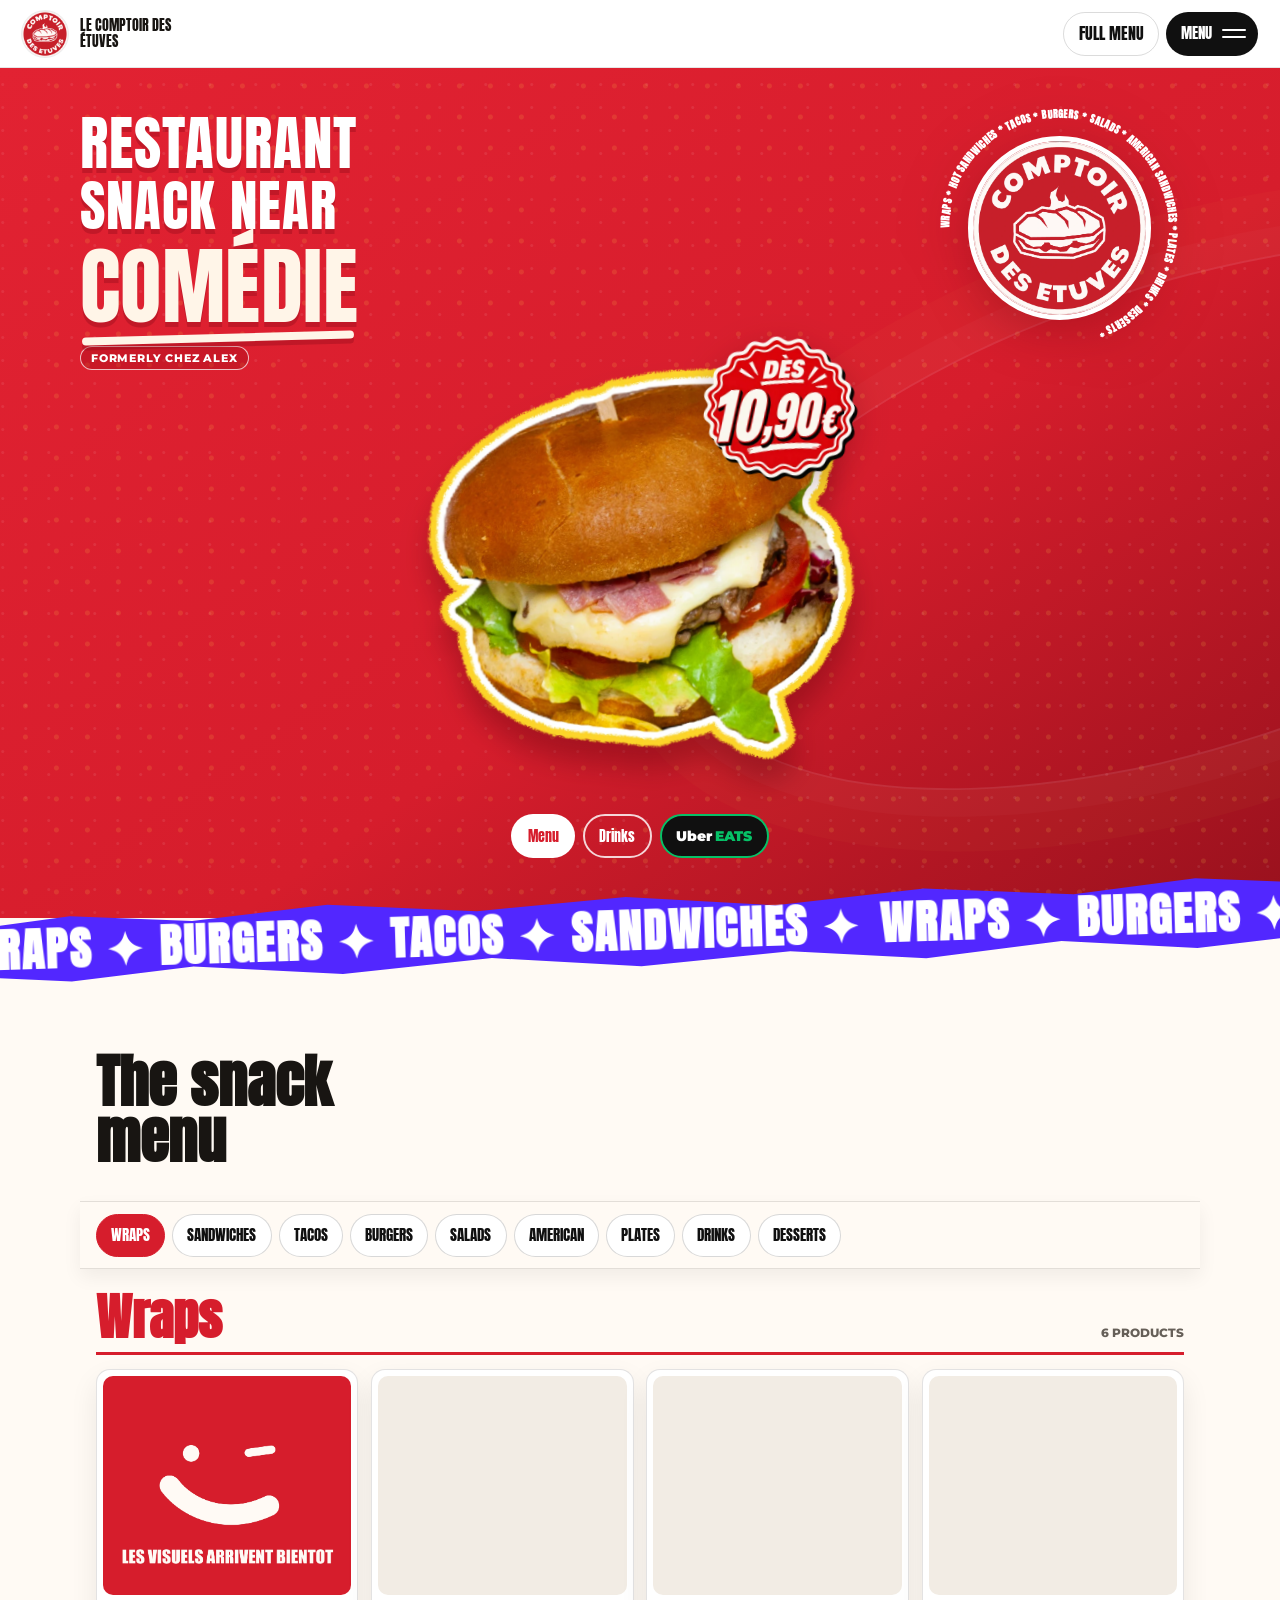
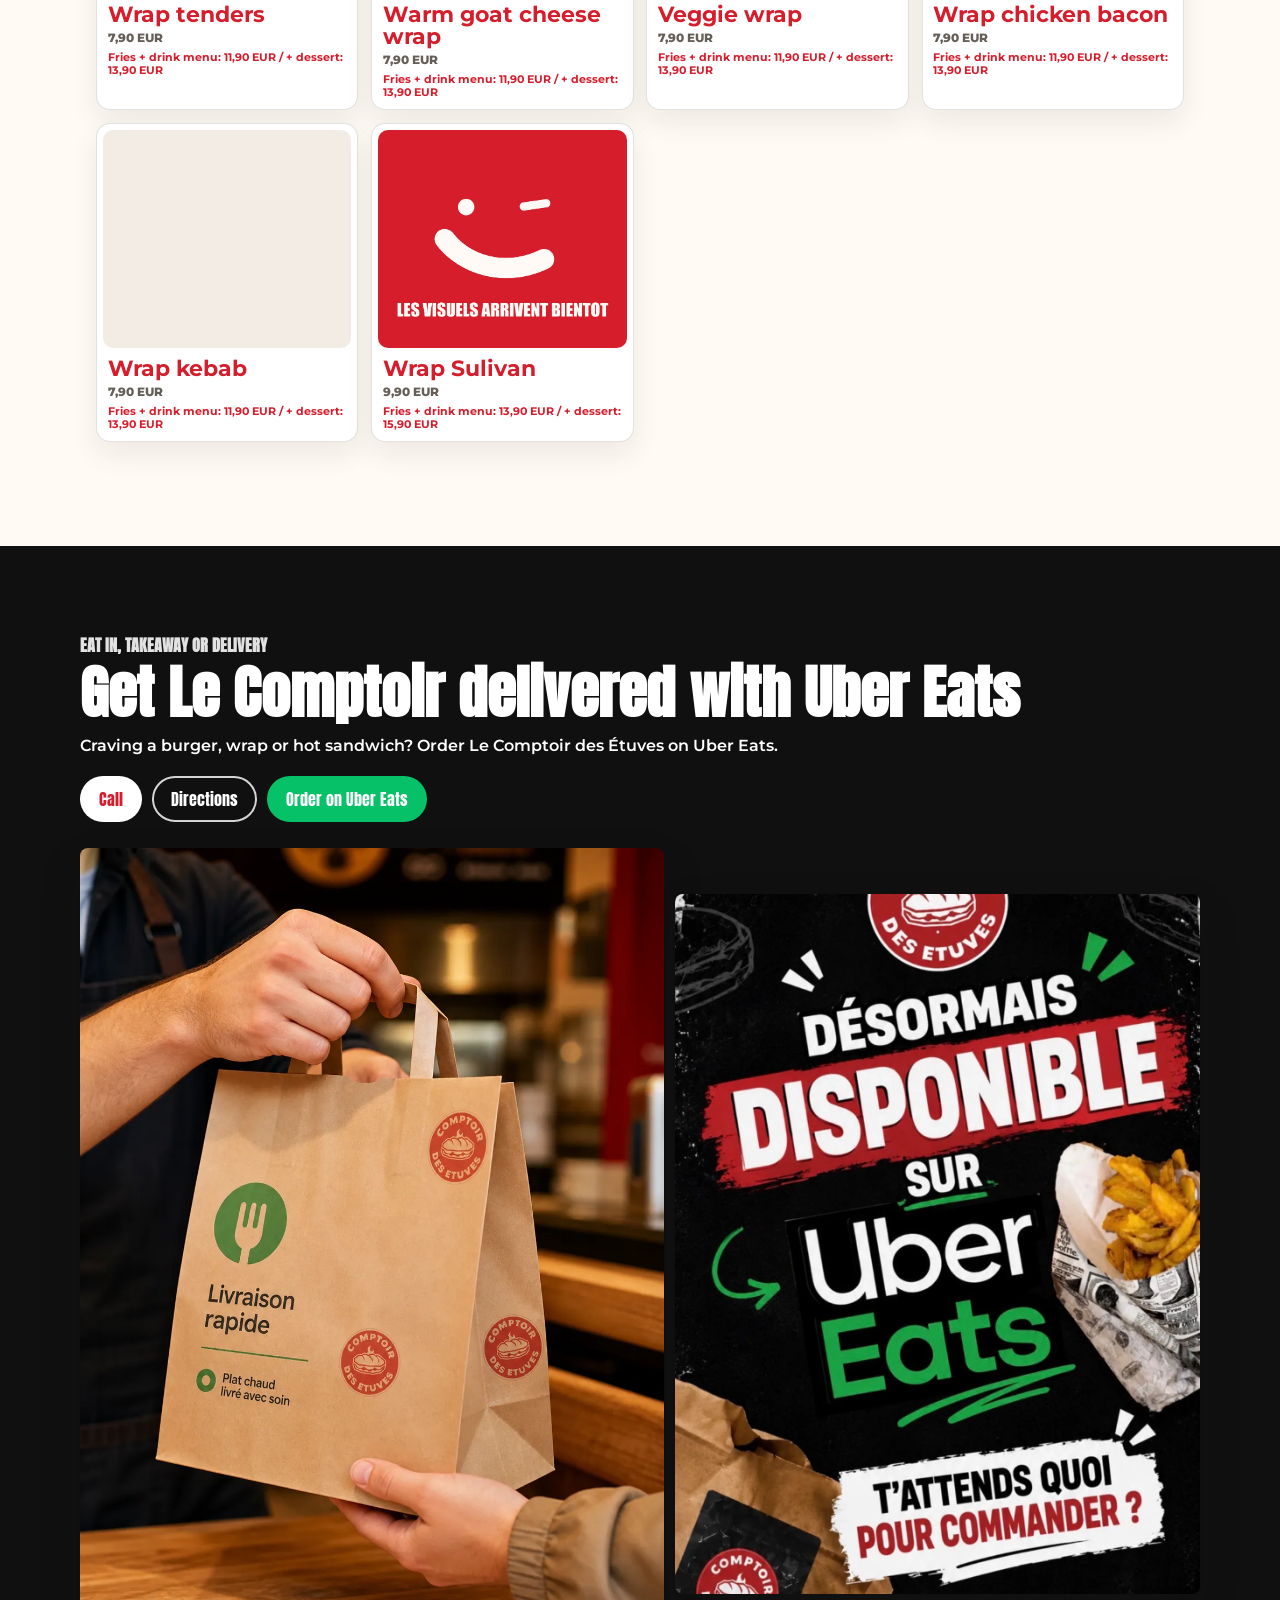
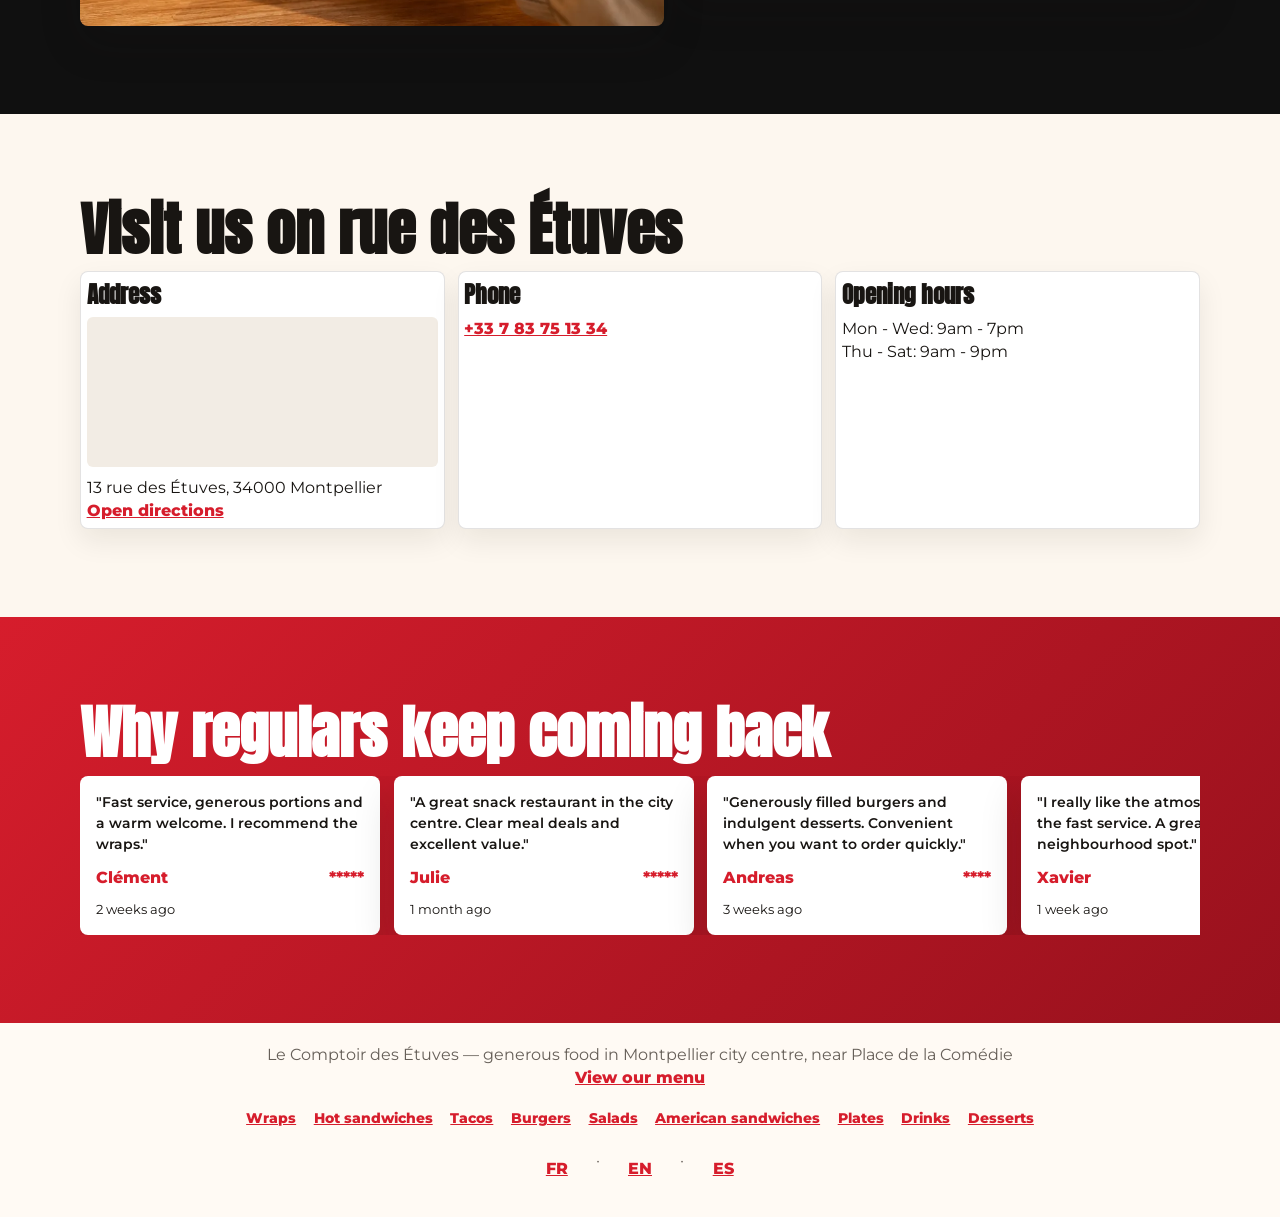
<file: en/index.html>
<!doctype html>
<html lang="en">
<head>
  <meta charset="UTF-8" />
  <meta name="viewport" content="width=device-width, initial-scale=1" />
  <title>Cheap Eats Montpellier | Le Comptoir des Etuves</title>
  <meta name="description" content="Formerly Chez Alex: snack in Montpellier city centre near Place de la Comedie. Burgers, tacos, hot sandwiches, wraps, takeaway and Uber Eats." />
  <meta name="robots" content="index, follow, max-image-preview:large, max-snippet:-1, max-video-preview:-1" />
  <meta name="theme-color" content="#d61d2c" />
  <link rel="canonical" href="https://comptoir-des-etuves.com/en/" />
  <link rel="alternate" hreflang="fr" href="https://comptoir-des-etuves.com/" />
  <link rel="alternate" hreflang="en" href="https://comptoir-des-etuves.com/en/" />
  <link rel="alternate" hreflang="es" href="https://comptoir-des-etuves.com/es/" />
  <link rel="alternate" hreflang="x-default" href="https://comptoir-des-etuves.com/" />
  <meta property="og:type" content="website" />
  <meta property="og:locale" content="en_GB" />
  <meta property="og:locale:alternate" content="fr_FR" />
  <meta property="og:locale:alternate" content="es_ES" />
  <meta property="og:title" content="Cheap Eats Montpellier | Le Comptoir des Etuves" />
  <meta property="og:description" content="Formerly Chez Alex: snack in Montpellier city centre near Place de la Comedie. Burgers, tacos, hot sandwiches, wraps, takeaway and Uber Eats." />
  <meta property="og:url" content="https://comptoir-des-etuves.com/en/" />
  <meta property="og:image" content="https://comptoir-des-etuves.com/images/Burger%20Montagnard.webp" />
  <meta property="og:image:type" content="image/webp" />
  <meta property="og:image:width" content="1200" />
  <meta property="og:image:height" content="800" />
  <meta name="twitter:card" content="summary_large_image" />
  <meta name="twitter:title" content="Cheap Eats Montpellier | Le Comptoir des Etuves" />
  <meta name="twitter:description" content="Formerly Chez Alex: snack in Montpellier city centre near Place de la Comedie. Burgers, tacos, hot sandwiches, wraps, takeaway and Uber Eats." />
  <meta name="twitter:image" content="https://comptoir-des-etuves.com/images/Burger%20Montagnard.webp" />
  <link rel="preload" as="image" href="../images/burger-montagnard-detoure.webp" type="image/webp" fetchpriority="high" />
  <link rel="preconnect" href="https://fonts.googleapis.com" />
  <link rel="preconnect" href="https://fonts.gstatic.com" crossorigin />
  <link href="https://fonts.googleapis.com/css2?family=Anton&family=Montserrat:wght@400;500;600;700;800&display=swap" rel="stylesheet" />
  <link rel="stylesheet" href="../styles.css" />
  <link rel="icon" href="../favicon.ico" sizes="any" />
  <link rel="icon" type="image/png" href="../favicon.png" />
  <link rel="apple-touch-icon" href="../favicon.png" />
<script type="application/ld+json">
{
  "@context": "https://schema.org",
  "@type": [
    "LocalBusiness",
    "Restaurant"
  ],
  "@id": "https://comptoir-des-etuves.com/#restaurant",
  "name": "Le Comptoir des Étuves",
  "alternateName": [
    "Chez Alex",
    "Chez Alex Montpellier"
  ],
  "url": "https://comptoir-des-etuves.com/en/",
  "image": "https://comptoir-des-etuves.com/images/Burger%20Montagnard.webp",
  "logo": "https://comptoir-des-etuves.com/images/logo.webp",
  "description": "Formerly Chez Alex, Le Comptoir des Etuves is a cheap eats and snack restaurant in Montpellier city centre, near Place de la Comedie.",
  "telephone": "+33783751334",
  "address": {
    "@type": "PostalAddress",
    "streetAddress": "13 rue des Étuves",
    "postalCode": "34000",
    "addressLocality": "Montpellier",
    "addressCountry": "FR"
  },
  "geo": {
    "@type": "GeoCoordinates",
    "latitude": 43.6071728,
    "longitude": 3.877323
  },
  "hasMap": "https://maps.app.goo.gl/zL9TgHPNbq3qR7Xw9",
  "priceRange": "€",
  "sameAs": [
    "https://maps.app.goo.gl/zL9TgHPNbq3qR7Xw9",
    "https://www.ubereats.com/fr/store/comptoir-des-etuves/ZKupSNvwXZqzl_tochM5Iw"
  ],
  "areaServed": [
    "Montpellier city centre",
    "Place de la Comedie",
    "Rue des Etuves"
  ],
  "openingHours": "Mo-We 09:00-19:00, Th-Sa 09:00-21:00",
  "openingHoursSpecification": [
    {
      "@type": "OpeningHoursSpecification",
      "dayOfWeek": [
        "Monday",
        "Tuesday",
        "Wednesday"
      ],
      "opens": "09:00",
      "closes": "19:00"
    },
    {
      "@type": "OpeningHoursSpecification",
      "dayOfWeek": [
        "Thursday",
        "Friday",
        "Saturday"
      ],
      "opens": "09:00",
      "closes": "21:00"
    }
  ],
  "servesCuisine": [
    "snack",
    "burgers",
    "wraps",
    "sandwiches",
    "tacos"
  ],
  "menu": "https://comptoir-des-etuves.com/en/#menu",
  "hasMenu": {
    "@type": "Menu",
    "@id": "https://comptoir-des-etuves.com/en/#menu",
    "name": "Le Comptoir des Étuves menu",
    "url": "https://comptoir-des-etuves.com/en/#menu",
    "hasMenuSection": [
      {
        "@type": "MenuSection",
        "name": "Wraps",
        "url": "https://comptoir-des-etuves.com/en/wraps.html"
      },
      {
        "@type": "MenuSection",
        "name": "Hot sandwiches",
        "url": "https://comptoir-des-etuves.com/en/sandwichs-chauds.html"
      },
      {
        "@type": "MenuSection",
        "name": "Tacos",
        "url": "https://comptoir-des-etuves.com/en/tacos.html"
      },
      {
        "@type": "MenuSection",
        "name": "Burgers",
        "url": "https://comptoir-des-etuves.com/en/burgers.html"
      },
      {
        "@type": "MenuSection",
        "name": "Salads",
        "url": "https://comptoir-des-etuves.com/en/salades.html"
      },
      {
        "@type": "MenuSection",
        "name": "American sandwiches",
        "url": "https://comptoir-des-etuves.com/en/americains.html"
      },
      {
        "@type": "MenuSection",
        "name": "Plates",
        "url": "https://comptoir-des-etuves.com/en/assiettes.html"
      },
      {
        "@type": "MenuSection",
        "name": "Drinks",
        "url": "https://comptoir-des-etuves.com/en/boissons.html"
      },
      {
        "@type": "MenuSection",
        "name": "Desserts",
        "url": "https://comptoir-des-etuves.com/en/desserts.html"
      }
    ]
  },
  "inLanguage": "en"
}
</script>
<script type="application/ld+json">
{
  "@context": "https://schema.org",
  "@type": "WebSite",
  "@id": "https://comptoir-des-etuves.com/#website",
  "url": "https://comptoir-des-etuves.com/",
  "name": "Le Comptoir des Étuves",
  "alternateName": "Chez Alex",
  "inLanguage": [
    "fr-FR",
    "en-GB",
    "es-ES"
  ],
  "publisher": {
    "@id": "https://comptoir-des-etuves.com/#restaurant"
  }
}
</script>
</head>
<body class="home one-page-home">
  <header class="topbar">
    <a class="brand" href="#top" aria-label="Le Comptoir des Étuves home">
      <img src="../images/logo.webp" alt="Le Comptoir des Étuves logo" />
      <span>Le Comptoir des Étuves</span>
    </a>
    <div class="topbar-actions">
      <a class="topbar-link" href="#menu">Full menu</a>
      <button class="menu-toggle" type="button" aria-controls="siteMenu" aria-expanded="false" aria-label="Open menu">
        <span class="menu-toggle-label">Menu</span>
        <span class="menu-toggle-lines" aria-hidden="true"><i></i><i></i></span>
      </button>
    </div>
  </header>

  <nav class="site-menu" id="siteMenu" aria-label="Main navigation" hidden>
    <div class="site-menu-panel">
      <div class="site-menu-header">
        <a class="brand" href="#top" aria-label="Le Comptoir des Étuves home">
          <img src="../images/logo.webp" alt="Le Comptoir des Étuves logo" />
          <span>Le Comptoir des Étuves</span>
        </a>
        <button class="menu-close" type="button" aria-label="Close menu">&times;</button>
      </div>
      <p class="menu-eyebrow">Full menu</p>
      <div class="site-menu-links">
        <a href="#wraps">Wraps</a>
        <a href="#sandwichs-chauds">Hot sandwiches</a>
        <a href="#tacos">Tacos</a>
        <a href="#burgers">Burgers</a>
        <a href="#salades">Salads</a>
        <a href="#americains">American sandwiches</a>
        <a href="#assiettes">Plates</a>
        <a href="#boissons">Drinks</a>
        <a href="#desserts">Desserts</a>
      </div>
      <div class="site-menu-footer">
        <a href="#infos">Practical information</a>
        <a class="btn btn-uber-eats" href="https://www.ubereats.com/fr/store/comptoir-des-etuves/ZKupSNvwXZqzl_tochM5Iw?msockid=33f06aeddd2b65fa2c007c70dc0e6430" target="_blank" rel="noopener">Uber Eats</a>
      </div>
    </div>
  </nav>

  <main id="top">
    <section class="home-hero" aria-label="Le Comptoir des Étuves, snack restaurant in Montpellier">
      <div class="home-hero-copy">
        <p class="hero-local-title">
          <span class="hero-title-restaurant">Restaurant</span>
          <span class="hero-title-context">Snack near</span>
          <strong>Comédie</strong>
        </p>
        <p class="hero-alias">Formerly Chez Alex</p>
      </div>
      <h1 class="circular-logo" aria-label="Le Comptoir des Étuves, snack restaurant in Montpellier">
        <svg class="circular-logo-text" viewBox="0 0 200 200" aria-hidden="true">
          <defs>
            <path id="hero-logo-circle" d="M 100,100 m -78,0 a 78,78 0 1,1 156,0 a 78,78 0 1,1 -156,0" />
          </defs>
          <text><textPath href="#hero-logo-circle" startOffset="0%">Wraps * Hot sandwiches * Tacos * Burgers * Salads * American sandwiches * Plates * Drinks * Desserts *</textPath></text>
        </svg>
        <img src="../images/logo.webp" alt="" />
      </h1>
      <div class="hero-product-stage">
        <img class="hero-burger" src="../images/burger-montagnard-detoure.webp" alt="Montagnard burger from Le Comptoir des Étuves" width="1100" height="1021" fetchpriority="high" decoding="async" />
        <img class="hero-price-sticker" src="../images/sticker-prix-10-90-384.webp" alt="From €10.90" width="384" height="355" decoding="async" />
      </div>
      <div class="cta-row hero-actions">
        <button class="btn btn-light menu-open-btn" type="button" aria-controls="siteMenu">Menu</button>
        <a class="btn btn-ghost-light" href="#boissons">Drinks</a>
        <a class="uber-eats-button" href="https://www.ubereats.com/fr/store/comptoir-des-etuves/ZKupSNvwXZqzl_tochM5Iw?msockid=33f06aeddd2b65fa2c007c70dc0e6430" target="_blank" rel="noopener"><span>Uber</span> <strong>EATS</strong></a>
      </div>
    </section>

    <section class="text-loop-band" aria-label="Wraps, burgers, tacos and sandwiches">
      <div class="text-loop-ribbon">
        <div class="text-loop-track" aria-hidden="true">
          <span>Wraps ✦ Burgers ✦ Tacos ✦ Sandwiches ✦</span>
          <span>Wraps ✦ Burgers ✦ Tacos ✦ Sandwiches ✦</span>
          <span>Wraps ✦ Burgers ✦ Tacos ✦ Sandwiches ✦</span>
          <span>Wraps ✦ Burgers ✦ Tacos ✦ Sandwiches ✦</span>
        </div>
      </div>
    </section>

    <section class="menu-explorer wave-section wave-light" id="menu" aria-labelledby="menu-title">
      <div class="section-inner">
        <div class="menu-heading">
          <div>
            <h2 id="menu-title">The snack menu</h2>
          </div>
        </div>

        <div class="menu-category-nav" role="tablist" aria-label="Menu categories">
          <button type="button" role="tab" aria-selected="true" aria-controls="wraps" class="is-active" data-menu-filter="wraps">Wraps</button>
          <button type="button" role="tab" aria-selected="false" aria-controls="sandwichs-chauds" data-menu-filter="sandwichs-chauds">Sandwiches</button>
          <button type="button" role="tab" aria-selected="false" aria-controls="tacos" data-menu-filter="tacos">Tacos</button>
          <button type="button" role="tab" aria-selected="false" aria-controls="burgers" data-menu-filter="burgers">Burgers</button>
          <button type="button" role="tab" aria-selected="false" aria-controls="salades" data-menu-filter="salades">Salads</button>
          <button type="button" role="tab" aria-selected="false" aria-controls="americains" data-menu-filter="americains">American</button>
          <button type="button" role="tab" aria-selected="false" aria-controls="assiettes" data-menu-filter="assiettes">Plates</button>
          <button type="button" role="tab" aria-selected="false" aria-controls="boissons" data-menu-filter="boissons">Drinks</button>
          <button type="button" role="tab" aria-selected="false" aria-controls="desserts" data-menu-filter="desserts">Desserts</button>
        </div>

        <div class="menu-catalogue">
          <section class="menu-category" id="wraps" data-menu-category="wraps" role="tabpanel">
            <div class="menu-category-heading"><h3>Wraps</h3><span>6 products</span></div>
            <div class="product-grid">
              <article class="product-card" data-menu-price="Fries + drink menu: 11,90 EUR / + dessert: 13,90 EUR" data-detail="Wheat wrap, chicken tenders, melted cheddar, fresh vegetables, caramelized onions." data-extras="Bacon +1 EUR, cheese +1 EUR (cheddar, goat cheese, raclette, mozzarella), steak +2 EUR, egg +1 EUR. Sides: fries 3 EUR, fries with melted cheddar 5 EUR, tenders bucket 6 pieces 6 EUR or 9 pieces 9 EUR."><img loading="lazy" decoding="async" src="../images/visuels-arrivent-bientot.webp" alt="Wrap tenders" /><h4>Wrap tenders</h4><p>7,90 EUR</p></article>
              <article class="product-card" data-menu-price="Fries + drink menu: 11,90 EUR / + dessert: 13,90 EUR" data-detail="Wheat wrap, chicken breast, melted goat cheese, fresh vegetables, caramelized onions." data-extras="Bacon +1 EUR, cheese +1 EUR (cheddar, goat cheese, raclette, mozzarella), steak +2 EUR, egg +1 EUR. Sides: fries 3 EUR, fries with melted cheddar 5 EUR, tenders bucket 6 pieces 6 EUR or 9 pieces 9 EUR."><img loading="lazy" decoding="async" src="../images/Wrap%20Che%CC%82vre%20chaud.webp" alt="Warm goat cheese wrap" /><h4>Warm goat cheese wrap</h4><p>7,90 EUR</p></article>
              <article class="product-card" data-menu-price="Fries + drink menu: 11,90 EUR / + dessert: 13,90 EUR" data-detail="Wheat wrap, vegetable patty, melted cheddar, fresh vegetables, caramelized onions." data-extras="Bacon +1 EUR, cheese +1 EUR (cheddar, goat cheese, raclette, mozzarella), steak +2 EUR, egg +1 EUR. Sides: fries 3 EUR, fries with melted cheddar 5 EUR, tenders bucket 6 pieces 6 EUR or 9 pieces 9 EUR."><img loading="lazy" decoding="async" src="../images/Wrap%20Veggie.webp" alt="Veggie wrap" /><h4>Veggie wrap</h4><p>7,90 EUR</p></article>
              <article class="product-card" data-menu-price="Fries + drink menu: 11,90 EUR / + dessert: 13,90 EUR" data-detail="Wheat wrap, chicken tenders, beef bacon, fresh vegetables, caramelized onions." data-extras="Bacon +1 EUR, cheese +1 EUR (cheddar, goat cheese, raclette, mozzarella), steak +2 EUR, egg +1 EUR. Sides: fries 3 EUR, fries with melted cheddar 5 EUR, tenders bucket 6 pieces 6 EUR or 9 pieces 9 EUR."><img loading="lazy" decoding="async" src="../images/Wrap%20Chicken%20Bacon.webp" alt="Wrap chicken bacon" /><h4>Wrap chicken bacon</h4><p>7,90 EUR</p></article>
              <article class="product-card" data-menu-price="Fries + drink menu: 11,90 EUR / + dessert: 13,90 EUR" data-detail="Wheat wrap, slices of marinated chicken kebab, fresh vegetables, caramelized onions." data-extras="Bacon +1 EUR, cheese +1 EUR (cheddar, goat cheese, raclette, mozzarella), steak +2 EUR, egg +1 EUR. Sides: fries 3 EUR, fries with melted cheddar 5 EUR, tenders bucket 6 pieces 6 EUR or 9 pieces 9 EUR."><img loading="lazy" decoding="async" src="../images/Wrap%20Kebab.webp" alt="Wrap kebab" /><h4>Wrap kebab</h4><p>7,90 EUR</p></article>
              <article class="product-card" data-menu-price="Fries + drink menu: 13,90 EUR / + dessert: 15,90 EUR" data-detail="Wheat wrap, 120g butcher-style steak, potato patty, fresh vegetables, caramelized onions." data-extras="Bacon +1 EUR, cheese +1 EUR (cheddar, goat cheese, raclette, mozzarella), steak +2 EUR, egg +1 EUR. Sides: fries 3 EUR, fries with melted cheddar 5 EUR, tenders bucket 6 pieces 6 EUR or 9 pieces 9 EUR."><img loading="lazy" decoding="async" src="../images/visuels-arrivent-bientot.webp" alt="Wrap Sulivan" /><h4>Wrap Sulivan</h4><p>9,90 EUR</p></article>
            </div>
          </section>

          <section class="menu-category" id="sandwichs-chauds" data-menu-category="sandwichs-chauds" role="tabpanel">
            <div class="menu-category-heading"><h3>Hot sandwiches</h3><span>6 products</span></div>
            <div class="product-grid">
              <article class="product-card" data-menu-price="Fries + drink menu: 13,90 EUR / + dessert: 15,90 EUR" data-detail="Half bakery baguette, 120g butcher-style steak, cream cheese, melted emmental, fresh vegetables, caramelized onions."><img loading="lazy" decoding="async" src="../images/visuels-arrivent-bientot.webp" alt="Traditional" /><h4>Traditional</h4><p>9,90 EUR</p></article>
              <article class="product-card" data-menu-price="Fries + drink menu: 13,90 EUR / + dessert: 15,90 EUR" data-detail="Half bakery baguette, chicken tenders, cheddar, fresh vegetables, caramelized onions."><img loading="lazy" decoding="async" src="../images/Sandwich%20Crosutillant.webp" alt="Crispy chicken" /><h4>Crispy chicken</h4><p>9,90 EUR</p></article>
              <article class="product-card" data-menu-price="Fries + drink menu: 13,90 EUR / + dessert: 15,90 EUR" data-detail="Half bakery baguette, vegetable patty, cheddar, fresh vegetables, caramelized onions."><img loading="lazy" decoding="async" src="../images/Sandwich%20Veggie.webp" alt="Vegetarian" /><h4>Vegetarian</h4><p>9,90 EUR</p></article>
              <article class="product-card" data-menu-price="Fries + drink menu: 13,90 EUR / + dessert: 15,90 EUR" data-detail="Half bakery baguette, 120g butcher-style steak, beef bacon, melted raclette, fresh vegetables, caramelized onions."><img loading="lazy" decoding="async" src="../images/visuels-arrivent-bientot.webp" alt="Montagnard" /><h4>Montagnard</h4><p>9,90 EUR</p></article>
              <article class="product-card" data-menu-price="Fries + drink menu: 13,90 EUR / + dessert: 15,90 EUR" data-detail="Half bakery baguette, 120g butcher-style steak, beef bacon, blue cheese, fresh vegetables, caramelized onions."><img loading="lazy" decoding="async" src="../images/visuels-arrivent-bientot.webp" alt="Signature au bleu" /><h4>Signature au bleu</h4><p>9,90 EUR</p></article>
              <article class="product-card" data-menu-price="Fries + drink menu: 14,90 EUR / + dessert: 16,90 EUR" data-detail="Half bakery baguette, 120g butcher-style steak, melted emmental, beef bacon, fried egg, fresh vegetables, caramelized onions."><img loading="lazy" decoding="async" src="../images/visuels-arrivent-bientot.webp" alt="Le Chef" /><h4>Le Chef</h4><p>10,90 EUR</p></article>
            </div>
          </section>

          <section class="menu-category" id="tacos" data-menu-category="tacos" role="tabpanel">
            <div class="menu-category-heading"><h3>Tacos</h3><span>4 products</span></div>
            <div class="product-grid">
              <article class="product-card" data-detail="French taco with 1 meat, fries inside, cheese sauce and sauces to choose."><img loading="lazy" decoding="async" src="../images/visuels-arrivent-bientot.webp" alt="1 meat" /><h4>1 meat</h4><p>9,50 EUR</p></article>
              <article class="product-card" data-detail="French taco with 2 meats, fries inside, cheese sauce and sauces to choose."><img loading="lazy" decoding="async" src="../images/visuels-arrivent-bientot.webp" alt="2 meats" /><h4>2 meats</h4><p>10,50 EUR</p></article>
              <article class="product-card" data-detail="French taco with 3 meats, fries inside, cheese sauce and sauces to choose."><img loading="lazy" decoding="async" src="../images/visuels-arrivent-bientot.webp" alt="3 meats" /><h4>3 meats</h4><p>11,50 EUR</p></article>
              <article class="product-card" data-no-price data-no-menu-price data-detail="Meat to choose: steak / tenders / kebab / chicken breast&#10;&#10;Cheese to choose: cheddar / raclette / mozzarella / blue cheese / goat cheese / emmental&#10;&#10;Caramelized onions&#10;&#10;Fries"><img loading="lazy" decoding="async" src="../images/tacos-ingredients.webp" alt="Taco ingredients" /><h4>Taco ingredients</h4><p>Tap here!</p></article>
            </div>
          </section>

          <section class="menu-category" id="burgers" data-menu-category="burgers" role="tabpanel">
            <div class="menu-category-heading"><h3>Burgers</h3><span>8 products</span></div>
            <div class="product-grid">
              <article class="product-card" data-menu-price="Fries + drink menu: 13,90 EUR" data-detail="Brioche bun, 120g butcher-style steak, cheddar, lettuce, tomatoes, caramelized onions."><img loading="lazy" decoding="async" src="../images/visuels-arrivent-bientot.webp" alt="Cheese burger" /><h4>Cheese burger</h4><p>9,90 EUR</p></article>
              <article class="product-card" data-menu-price="Fries + drink menu: 13,90 EUR" data-detail="Brioche bun, chicken tenders, cheddar, lettuce, tomatoes, caramelized onions."><img loading="lazy" decoding="async" src="../images/visuels-arrivent-bientot.webp" alt="Chicken" /><h4>Chicken</h4><p>9,90 EUR</p></article>
              <article class="product-card" data-menu-price="Fries + drink menu: 13,90 EUR" data-detail="Brioche bun, vegetable patty, cheddar, lettuce, tomatoes, caramelized onions."><img loading="lazy" decoding="async" src="../images/Burger%20Veggie.webp" alt="Vegetarian" /><h4>Vegetarian</h4><p>9,90 EUR</p></article>
              <article class="product-card" data-menu-price="Fries + drink menu: 13,90 EUR" data-detail="Brioche bun, 120g butcher-style steak, melted goat cheese, lettuce, tomatoes, caramelized onions."><img loading="lazy" decoding="async" src="../images/visuels-arrivent-bientot.webp" alt="Goat cheese" /><h4>Goat cheese</h4><p>9,90 EUR</p></article>
              <article class="product-card" data-menu-price="Fries + drink menu: 14,90 EUR" data-detail="Brioche bun, 120g butcher-style steak or chicken tenders, cheddar, beef bacon, lettuce, tomatoes, caramelized onions."><img loading="lazy" decoding="async" src="../images/Burger-Tenders-Bacon-hero.webp" alt="Bacon" /><h4>Bacon</h4><p>10,90 EUR</p></article>
              <article class="product-card" data-menu-price="Fries + drink menu: 14,90 EUR" data-detail="Brioche bun, 120g butcher-style steak, raclette, beef bacon, lettuce, tomatoes, caramelized onions."><img loading="lazy" decoding="async" src="../images/Burger%20Montagnard.webp" alt="Montagnard" /><h4>Montagnard</h4><p>10,90 EUR</p></article>
              <article class="product-card" data-menu-price="Fries + drink menu: 14,90 EUR" data-detail="Brioche bun, 120g butcher-style steak, potato patty, emmental, truffle sauce, lettuce, tomatoes, caramelized onions."><img loading="lazy" decoding="async" src="../images/visuels-arrivent-bientot.webp" alt="Truffle" /><h4>Truffle</h4><p>10,90 EUR</p></article>
              <article class="product-card" data-menu-price="Fries + drink menu: 15,90 EUR" data-detail="Brioche bun, two 120g butcher-style steaks, cheddar, lettuce, tomatoes, caramelized onions."><img loading="lazy" decoding="async" src="../images/visuels-arrivent-bientot.webp" alt="Big burger" /><h4>Big burger</h4><p>11,90 EUR</p></article>
            </div>
          </section>

          <section class="menu-category" id="salades" data-menu-category="salades" role="tabpanel">
            <div class="menu-category-heading"><h3>Salads</h3><span>4 products</span></div>
            <div class="product-grid">
              <article class="product-card" data-menu-price="Drink + dessert menu: 13,90 EUR" data-detail="Tenders de poulet, parmesan shavings, croutons, black olives, fried onions, Caesar sauce, lettuce, tomatoes."><img loading="lazy" decoding="async" src="../images/visuels-arrivent-bientot.webp" alt="Caesar salad" /><h4>Caesar salad</h4><p>9,90 EUR</p></article>
              <article class="product-card" data-menu-price="Drink + dessert menu: 13,90 EUR" data-detail="Smoked salmon, mozzarella, black olives, cream cheese toasts, croutons, peppers, lettuce, tomatoes."><img loading="lazy" decoding="async" src="../images/visuels-arrivent-bientot.webp" alt="Salmon salad" /><h4>Salmon salad</h4><p>9,90 EUR</p></article>
              <article class="product-card" data-menu-price="Drink + dessert menu: 13,90 EUR" data-detail="goat cheese toast, beef bacon, black olives, fried onions, croutons, peppers, lettuce, tomatoes."><img loading="lazy" decoding="async" src="../images/visuels-arrivent-bientot.webp" alt="Warm goat cheese salad" /><h4>Warm goat cheese salad</h4><p>9,90 EUR</p></article>
              <article class="product-card" data-menu-price="Drink + dessert menu: 13,90 EUR" data-detail="Cured ham, croutons, mozzarella, pesto, black olives, peppers, fried onions, lettuce, tomatoes."><img loading="lazy" decoding="async" src="../images/visuels-arrivent-bientot.webp" alt="Italian salad" /><h4>Italian salad</h4><p>9,90 EUR</p></article>
            </div>
          </section>

          <section class="menu-category" id="americains" data-menu-category="americains" role="tabpanel">
            <div class="menu-category-heading"><h3>American sandwiches</h3><span>4 products</span></div>
            <div class="product-grid">
              <article class="product-card" data-menu-price="Drink menu: 11,00 EUR / + dessert: 13,50 EUR" data-detail="Half bakery baguette, fries, 120g butcher-style steak, caramelized onions."><img loading="lazy" decoding="async" src="../images/visuels-arrivent-bientot.webp" alt="American steak sandwich" /><h4>American steak sandwich</h4><p>9,50 EUR</p></article>
              <article class="product-card" data-menu-price="Drink menu: 11,00 EUR / + dessert: 13,50 EUR" data-detail="Half bakery baguette, fries, chicken breast, caramelized onions."><img loading="lazy" decoding="async" src="../images/visuels-arrivent-bientot.webp" alt="American chicken sandwich" /><h4>American chicken sandwich</h4><p>9,50 EUR</p></article>
              <article class="product-card" data-menu-price="Drink menu: 11,00 EUR / + dessert: 13,50 EUR" data-detail="Half bakery baguette, fries, chicken kebab, caramelized onions."><img loading="lazy" decoding="async" src="../images/visuels-arrivent-bientot.webp" alt="American kebab sandwich" /><h4>American kebab sandwich</h4><p>9,50 EUR</p></article>
              <article class="product-card" data-menu-price="Drink menu: 11,00 EUR / + dessert: 13,50 EUR" data-detail="Half bakery baguette, fries, chicken tenders, caramelized onions."><img loading="lazy" decoding="async" src="../images/visuels-arrivent-bientot.webp" alt="American tenders sandwich" /><h4>American tenders sandwich</h4><p>9,50 EUR</p></article>
            </div>
          </section>

          <section class="menu-category" id="assiettes" data-menu-category="assiettes" role="tabpanel">
            <div class="menu-category-heading"><h3>Plates</h3><span>3 products</span></div>
            <div class="product-grid">
              <article class="product-card" data-menu-price="Drink + dessert menu: 13,90 EUR" data-detail="Steak hache facon bouchere, fried egg, onions, mixed salad, fries or vegetables."><img loading="lazy" decoding="async" src="../images/visuels-arrivent-bientot.webp" alt="Steak and egg plate" /><h4>Steak and egg plate</h4><p>9,90 EUR</p></article>
              <article class="product-card" data-menu-price="Drink + dessert menu: 13,90 EUR" data-detail="Tenders de poulet panes aux corn flakes, onions, fries, lettuce."><img loading="lazy" decoding="async" src="../images/visuels-arrivent-bientot.webp" alt="Chicken tenders" /><h4>Chicken tenders</h4><p>9,90 EUR</p></article>
              <article class="product-card" data-menu-price="Drink + dessert menu: 13,90 EUR" data-detail="Kebab de poulet emince, caramelized onions, mixed salad, fries or vegetables."><img loading="lazy" decoding="async" src="../images/visuels-arrivent-bientot.webp" alt="Kebab" /><h4>Kebab</h4><p>9,90 EUR</p></article>
            </div>
          </section>

          <section class="menu-category" id="boissons" data-menu-category="boissons" role="tabpanel">
            <div class="menu-category-heading"><h3>Drinks</h3><span>23 products</span></div>
            <div class="product-grid">
              <article class="product-card" data-detail="Cold drink."><img loading="lazy" decoding="async" src="../images/visuels-arrivent-bientot.webp" alt="Water" /><h4>Water</h4><p>1,50 EUR</p></article>
              <article class="product-card" data-detail="33cl canned soda."><img loading="lazy" decoding="async" src="../images/visuels-arrivent-bientot.webp" alt="33cl canned soda" /><h4>33cl canned soda</h4><p>2,00 EUR</p></article>
              <article class="product-card" data-detail="50cl bottled soda."><img loading="lazy" decoding="async" src="../images/visuels-arrivent-bientot.webp" alt="50cl bottled soda" /><h4>50cl bottled soda</h4><p>2,50 EUR</p></article>
              <article class="product-card" data-detail="Fresh lemon drink."><img loading="lazy" decoding="async" src="../images/visuels-arrivent-bientot.webp" alt="Lemonade" /><h4>Lemonade</h4><p>2,50 EUR</p></article>
              <article class="product-card" data-detail="Iced peach tea."><img loading="lazy" decoding="async" src="../images/visuels-arrivent-bientot.webp" alt="Iced peach tea" /><h4>Iced peach tea</h4><p>2,50 EUR</p></article>
              <article class="product-card" data-detail="Freshly squeezed orange juice."><img loading="lazy" decoding="async" src="../images/visuels-arrivent-bientot.webp" alt="Fresh orange juice" /><h4>Fresh orange juice</h4><p>4,00 EUR</p></article>
              <article class="product-card" data-detail="Fresh smoothie."><img loading="lazy" decoding="async" src="../images/visuels-arrivent-bientot.webp" alt="Smoothies" /><h4>Smoothies</h4><p>4,90 EUR</p></article>
              <article class="product-card" data-detail="Hot drink."><img loading="lazy" decoding="async" src="../images/visuels-arrivent-bientot.webp" alt="Coffee" /><h4>Coffee</h4><p>1,20 EUR</p></article>
              <article class="product-card" data-detail="Hot drink."><img loading="lazy" decoding="async" src="../images/visuels-arrivent-bientot.webp" alt="Long coffee" /><h4>Long coffee</h4><p>1,50 EUR</p></article>
              <article class="product-card" data-detail="Hot drink."><img loading="lazy" decoding="async" src="../images/visuels-arrivent-bientot.webp" alt="Espresso macchiato" /><h4>Espresso macchiato</h4><p>1,50 EUR</p></article>
              <article class="product-card" data-detail="Hot drink."><img loading="lazy" decoding="async" src="../images/visuels-arrivent-bientot.webp" alt="Double espresso" /><h4>Double espresso</h4><p>2,00 EUR</p></article>
              <article class="product-card" data-detail="Hot drink."><img loading="lazy" decoding="async" src="../images/visuels-arrivent-bientot.webp" alt="Cafe latte" /><h4>Cafe latte</h4><p>2,00 EUR</p></article>
              <article class="product-card" data-detail="Hot drink."><img loading="lazy" decoding="async" src="../images/visuels-arrivent-bientot.webp" alt="Hot chocolate" /><h4>Hot chocolate</h4><p>2,50 EUR</p></article>
              <article class="product-card" data-detail="Hot drink."><img loading="lazy" decoding="async" src="../images/visuels-arrivent-bientot.webp" alt="Cappuccino" /><h4>Cappuccino</h4><p>3,00 EUR</p></article>
              <article class="product-card" data-detail="Hot drink."><img loading="lazy" decoding="async" src="../images/visuels-arrivent-bientot.webp" alt="Viennese coffee" /><h4>Viennese coffee</h4><p>3,00 EUR</p></article>
              <article class="product-card" data-detail="Hot drink."><img loading="lazy" decoding="async" src="../images/visuels-arrivent-bientot.webp" alt="Viennese hot chocolate" /><h4>Viennese hot chocolate</h4><p>3,00 EUR</p></article>
              <article class="product-card" data-detail="Hot drink."><img loading="lazy" decoding="async" src="../images/visuels-arrivent-bientot.webp" alt="Tea" /><h4>Tea</h4><p>2,00 EUR</p></article>
              <article class="product-card" data-detail="Hot drink."><img loading="lazy" decoding="async" src="../images/visuels-arrivent-bientot.webp" alt="Decaf" /><h4>Decaf</h4><p>1,20 EUR</p></article>
              <article class="product-card" data-detail="Hot drink."><img loading="lazy" decoding="async" src="../images/visuels-arrivent-bientot.webp" alt="Long decaf" /><h4>Long decaf</h4><p>1,50 EUR</p></article>
              <article class="product-card" data-detail="Alcoholic drink."><img loading="lazy" decoding="async" src="../images/visuels-arrivent-bientot.webp" alt="Heineken" /><h4>Heineken</h4><p>3,00 EUR</p></article>
              <article class="product-card" data-detail="Alcoholic drink."><img loading="lazy" decoding="async" src="../images/visuels-arrivent-bientot.webp" alt="Desperados" /><h4>Desperados</h4><p>4,00 EUR</p></article>
              <article class="product-card" data-detail="Alcoholic drink."><img loading="lazy" decoding="async" src="../images/visuels-arrivent-bientot.webp" alt="Glass of wine" /><h4>Glass of wine</h4><p>2,50 EUR</p></article>
              <article class="product-card" data-detail="Alcoholic drink."><img loading="lazy" decoding="async" src="../images/visuels-arrivent-bientot.webp" alt="Wine carafe" /><h4>Wine carafe</h4><p>7,50 EUR</p></article>
            </div>
          </section>

          <section class="menu-category" id="desserts" data-menu-category="desserts" role="tabpanel">
            <div class="menu-category-heading"><h3>Desserts</h3><span>21 products</span></div>
            <div class="product-grid">
              <article class="product-card" data-detail="Sweet crepe." data-extras="Whipped cream extra +0,50 EUR."><img loading="lazy" decoding="async" src="../images/visuels-arrivent-bientot.webp" alt="Sugar crepe" /><h4>Sugar crepe</h4><p>2,50 EUR</p></article>
              <article class="product-card" data-detail="Crepe sucre citron." data-extras="Whipped cream extra +0,50 EUR."><img loading="lazy" decoding="async" src="../images/visuels-arrivent-bientot.webp" alt="Sugar and lemon crepe" /><h4>Sugar and lemon crepe</h4><p>3,00 EUR</p></article>
              <article class="product-card" data-detail="Crepe confiture." data-extras="Whipped cream extra +0,50 EUR."><img loading="lazy" decoding="async" src="../images/visuels-arrivent-bientot.webp" alt="Jam crepe" /><h4>Jam crepe</h4><p>3,00 EUR</p></article>
              <article class="product-card" data-detail="Crepe Nutella." data-extras="Whipped cream extra +0,50 EUR."><img loading="lazy" decoding="async" src="../images/visuels-arrivent-bientot.webp" alt="Nutella crepe" /><h4>Nutella crepe</h4><p>3,50 EUR</p></article>
              <article class="product-card" data-detail="Crepe creme de marron." data-extras="Whipped cream extra +0,50 EUR."><img loading="lazy" decoding="async" src="../images/visuels-arrivent-bientot.webp" alt="Chestnut cream crepe" /><h4>Chestnut cream crepe</h4><p>3,50 EUR</p></article>
              <article class="product-card" data-detail="Crepe caramel beurre sale." data-extras="Whipped cream extra +0,50 EUR."><img loading="lazy" decoding="async" src="../images/visuels-arrivent-bientot.webp" alt="Salted butter caramel crepe" /><h4>Salted butter caramel crepe</h4><p>3,00 EUR</p></article>
              <article class="product-card" data-detail="Sweet waffle." data-extras="Whipped cream extra +0,50 EUR."><img loading="lazy" decoding="async" src="../images/visuels-arrivent-bientot.webp" alt="Sugar waffle" /><h4>Sugar waffle</h4><p>3,00 EUR</p></article>
              <article class="product-card" data-detail="Gaufre sucre citron." data-extras="Whipped cream extra +0,50 EUR."><img loading="lazy" decoding="async" src="../images/visuels-arrivent-bientot.webp" alt="Sugar and lemon waffle" /><h4>Sugar and lemon waffle</h4><p>3,50 EUR</p></article>
              <article class="product-card" data-detail="Gaufre confiture." data-extras="Whipped cream extra +0,50 EUR."><img loading="lazy" decoding="async" src="../images/visuels-arrivent-bientot.webp" alt="Jam waffle" /><h4>Jam waffle</h4><p>3,50 EUR</p></article>
              <article class="product-card" data-detail="Gaufre Nutella." data-extras="Whipped cream extra +0,50 EUR."><img loading="lazy" decoding="async" src="../images/visuels-arrivent-bientot.webp" alt="Nutella waffle" /><h4>Nutella waffle</h4><p>4,00 EUR</p></article>
              <article class="product-card" data-detail="Gaufre creme de marron." data-extras="Whipped cream extra +0,50 EUR."><img loading="lazy" decoding="async" src="../images/visuels-arrivent-bientot.webp" alt="Chestnut cream waffle" /><h4>Chestnut cream waffle</h4><p>4,00 EUR</p></article>
              <article class="product-card" data-detail="Gaufre caramel beurre sale." data-extras="Whipped cream extra +0,50 EUR."><img loading="lazy" decoding="async" src="../images/visuels-arrivent-bientot.webp" alt="Salted butter caramel waffle" /><h4>Salted butter caramel waffle</h4><p>4,00 EUR</p></article>
              <article class="product-card" data-detail="Generous dessert."><img loading="lazy" decoding="async" src="../images/visuels-arrivent-bientot.webp" alt="Chocolate cake" /><h4>Chocolate cake</h4><p>2,50 EUR</p></article>
              <article class="product-card" data-detail="Generous dessert."><img loading="lazy" decoding="async" src="../images/visuels-arrivent-bientot.webp" alt="Lemon cake" /><h4>Lemon cake</h4><p>2,50 EUR</p></article>
              <article class="product-card" data-detail="Generous dessert."><img loading="lazy" decoding="async" src="../images/visuels-arrivent-bientot.webp" alt="Donuts" /><h4>Donuts</h4><p>2,50 EUR</p></article>
              <article class="product-card" data-detail="Generous dessert."><img loading="lazy" decoding="async" src="../images/visuels-arrivent-bientot.webp" alt="Apple tart" /><h4>Apple tart</h4><p>2,50 EUR</p></article>
              <article class="product-card" data-detail="Generous dessert."><img loading="lazy" decoding="async" src="../images/visuels-arrivent-bientot.webp" alt="Flan" /><h4>Flan</h4><p>2,50 EUR</p></article>
              <article class="product-card" data-detail="Generous dessert."><img loading="lazy" decoding="async" src="../images/visuels-arrivent-bientot.webp" alt="Cookie" /><h4>Cookie</h4><p>2,70 EUR</p></article>
              <article class="product-card" data-detail="Generous dessert."><img loading="lazy" decoding="async" src="../images/visuels-arrivent-bientot.webp" alt="Tiramisu" /><h4>Tiramisu</h4><p>3,50 EUR</p></article>
              <article class="product-card" data-detail="Generous dessert."><img loading="lazy" decoding="async" src="../images/visuels-arrivent-bientot.webp" alt="Muffin" /><h4>Muffin</h4><p>3,50 EUR</p></article>
              <article class="product-card" data-detail="Tub of artisanal ice cream."><img loading="lazy" decoding="async" src="../images/visuels-arrivent-bientot.webp" alt="Artisanal ice cream" /><h4>Artisanal ice cream</h4><p>4,50 EUR</p></article>
            </div>
          </section>
        </div>
      </div>
    </section>

    <section class="feature-section wave-section wave-dark">
      <div class="section-inner feature-grid">
        <div>
          <p class="kicker">Eat in, takeaway or delivery</p>
          <h2>Get Le Comptoir delivered with Uber Eats</h2>
          <p>Craving a burger, wrap or hot sandwich? Order Le Comptoir des Étuves on Uber Eats.</p>
          <div class="cta-row">
            <a class="btn btn-light" href="tel:+33783751334">Call</a>
            <a class="btn btn-ghost-light" href="https://maps.app.goo.gl/zL9TgHPNbq3qR7Xw9" target="_blank" rel="noopener">Directions</a>
            <a class="btn btn-uber-eats" href="https://www.ubereats.com/fr/store/comptoir-des-etuves/ZKupSNvwXZqzl_tochM5Iw?msockid=33f06aeddd2b65fa2c007c70dc0e6430" target="_blank" rel="noopener">Order on Uber Eats</a>
          </div>
        </div>
        <div class="stacked-images">
          <img src="../images/uber-eats-sac-comptoir.webp" alt="Uber Eats delivery bag from Le Comptoir des Étuves" loading="lazy" decoding="async" />
          <img src="../images/Uber-eats-promo.webp" alt="Drinks from Le Comptoir des Étuves" loading="lazy" decoding="async" />
        </div>
      </div>
    </section>

    <section class="info-section wave-section wave-paper" id="infos">
      <div class="section-inner">
        <h2>Visit us on rue des Étuves</h2>
        <div class="info-grid">
          <article>
            <h3>Address</h3>
            <iframe class="info-map" title="Map of Le Comptoir des Étuves in Montpellier" src="https://maps.google.com/maps?hl=en&q=13%20rue%20des%20%C3%89tuves%2C%2034000%20Montpellier&t=&z=15&ie=UTF8&iwloc=B&output=embed" loading="lazy" referrerpolicy="no-referrer-when-downgrade"></iframe>
            <p>13 rue des Étuves, 34000 Montpellier</p>
            <a href="https://maps.app.goo.gl/zL9TgHPNbq3qR7Xw9" target="_blank" rel="noopener">Open directions</a>
          </article>
          <article>
            <h3>Phone</h3>
            <p><a href="tel:+33783751334">+33 7 83 75 13 34</a></p>
          </article>
          <article>
            <h3>Opening hours</h3>
            <p>Mon - Wed: 9am - 7pm<br />Thu - Sat: 9am - 9pm</p>
          </article>
        </div>
      </div>
    </section>

    <section class="reviews-section wave-section wave-red">
      <div class="section-inner">
        <h2>Why regulars keep coming back</h2>
        <div class="review-carousel" id="reviewCarousel" aria-live="polite">
          <div class="review-track" id="reviewCarouselTrack"></div>
        </div>
      </div>
    </section>
  </main>

  <nav class="mobile-actions" aria-label="Quick mobile actions">
    <button class="menu-open-btn" type="button" aria-controls="siteMenu">Menu</button>
    <a href="tel:+33783751334">Call</a>
    <a href="https://maps.app.goo.gl/zL9TgHPNbq3qR7Xw9" target="_blank" rel="noopener">Directions</a>
    <a href="https://www.ubereats.com/fr/store/comptoir-des-etuves/ZKupSNvwXZqzl_tochM5Iw?msockid=33f06aeddd2b65fa2c007c70dc0e6430" target="_blank" rel="noopener">Uber EATS</a>
  </nav>

  <footer class="site-footer">
    <p>Le Comptoir des Étuves — generous food in Montpellier city centre, near Place de la Comédie</p>
    <a href="#menu">View our menu</a>
      <nav class="footer-categories" aria-label="Our specialities"><a href="wraps.html">Wraps</a>
<a href="sandwichs-chauds.html">Hot sandwiches</a>
<a href="tacos.html">Tacos</a>
<a href="burgers.html">Burgers</a>
<a href="salades.html">Salads</a>
<a href="americains.html">American sandwiches</a>
<a href="assiettes.html">Plates</a>
<a href="boissons.html">Drinks</a>
<a href="desserts.html">Desserts</a></nav>
    <nav class="footer-languages" aria-label="Language / Langue / Idioma"><a href="../index.html?lang=fr" hreflang="fr" lang="fr">FR</a> · <a href="index.html" hreflang="en" lang="en" aria-current="page">EN</a> · <a href="../es/index.html" hreflang="es" lang="es">ES</a></nav>
  </footer>

  <script src="../script.js"></script>
</body>
</html>
</file>
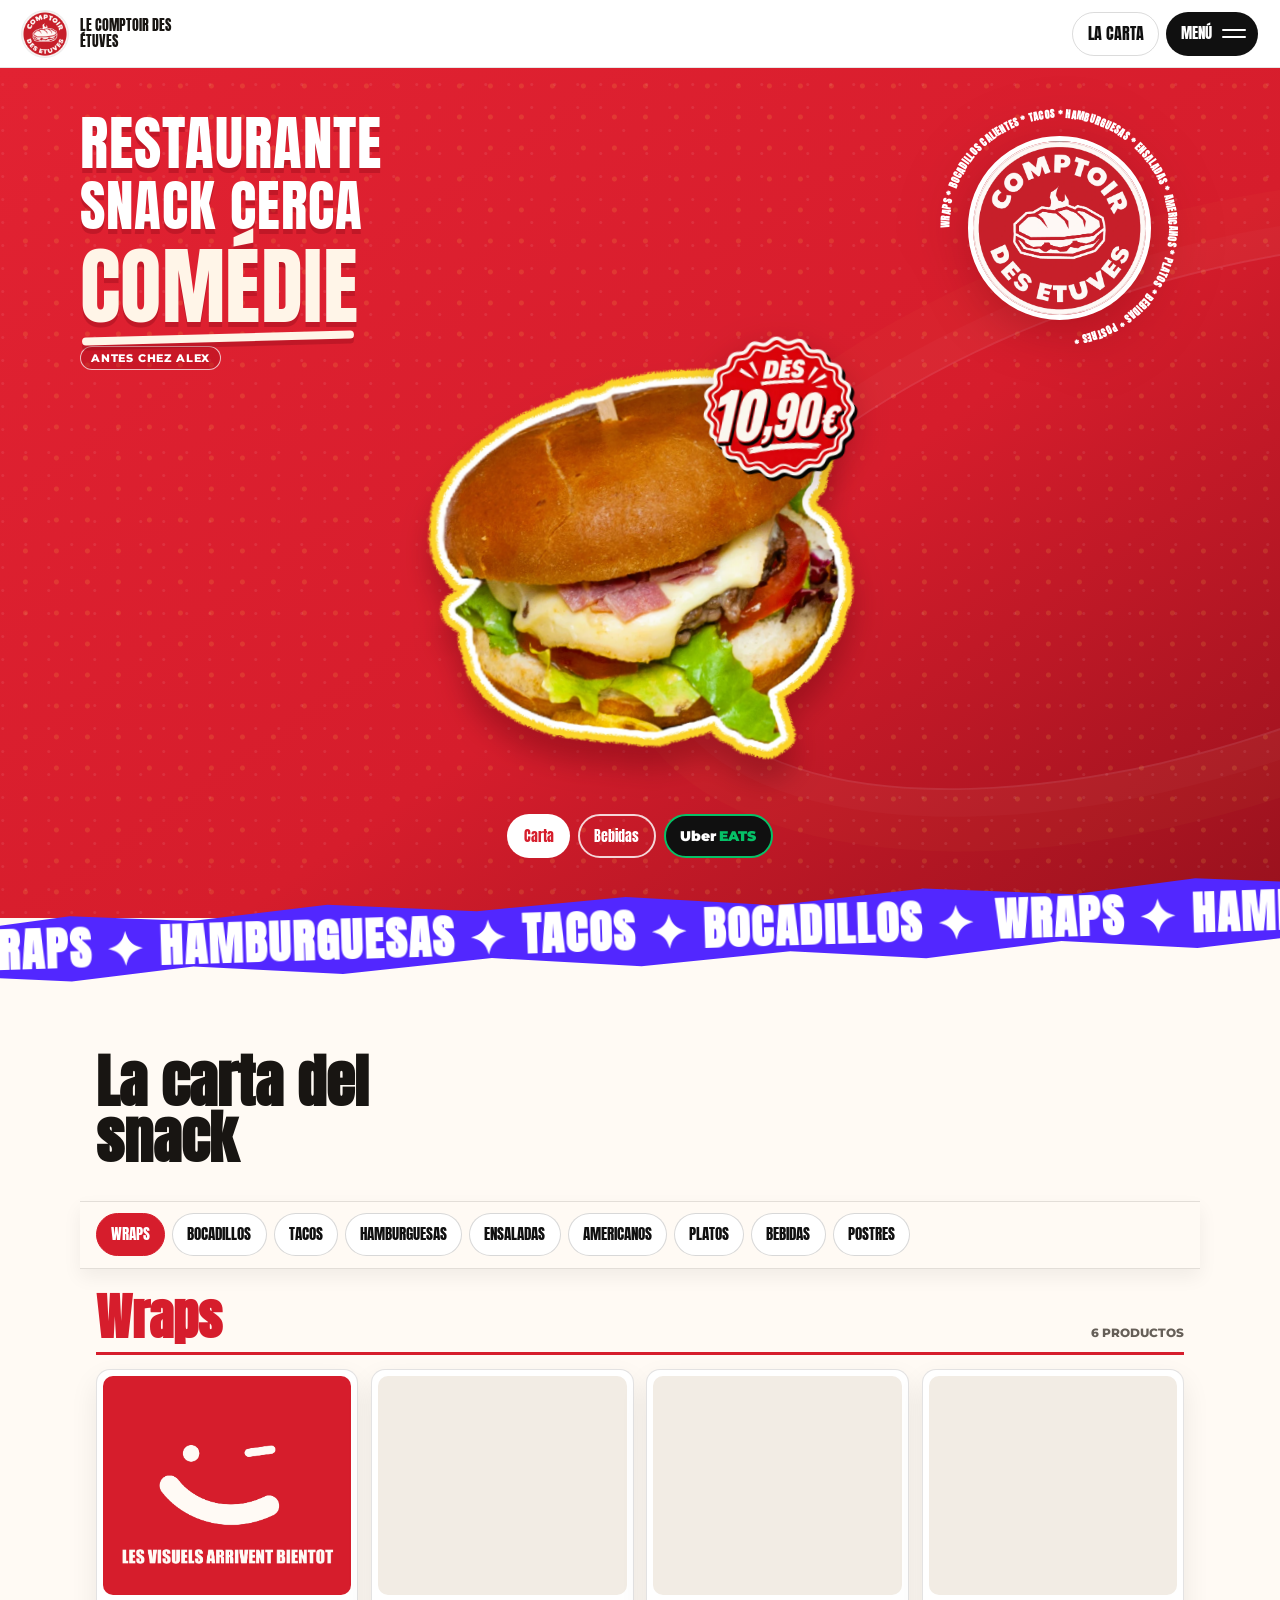
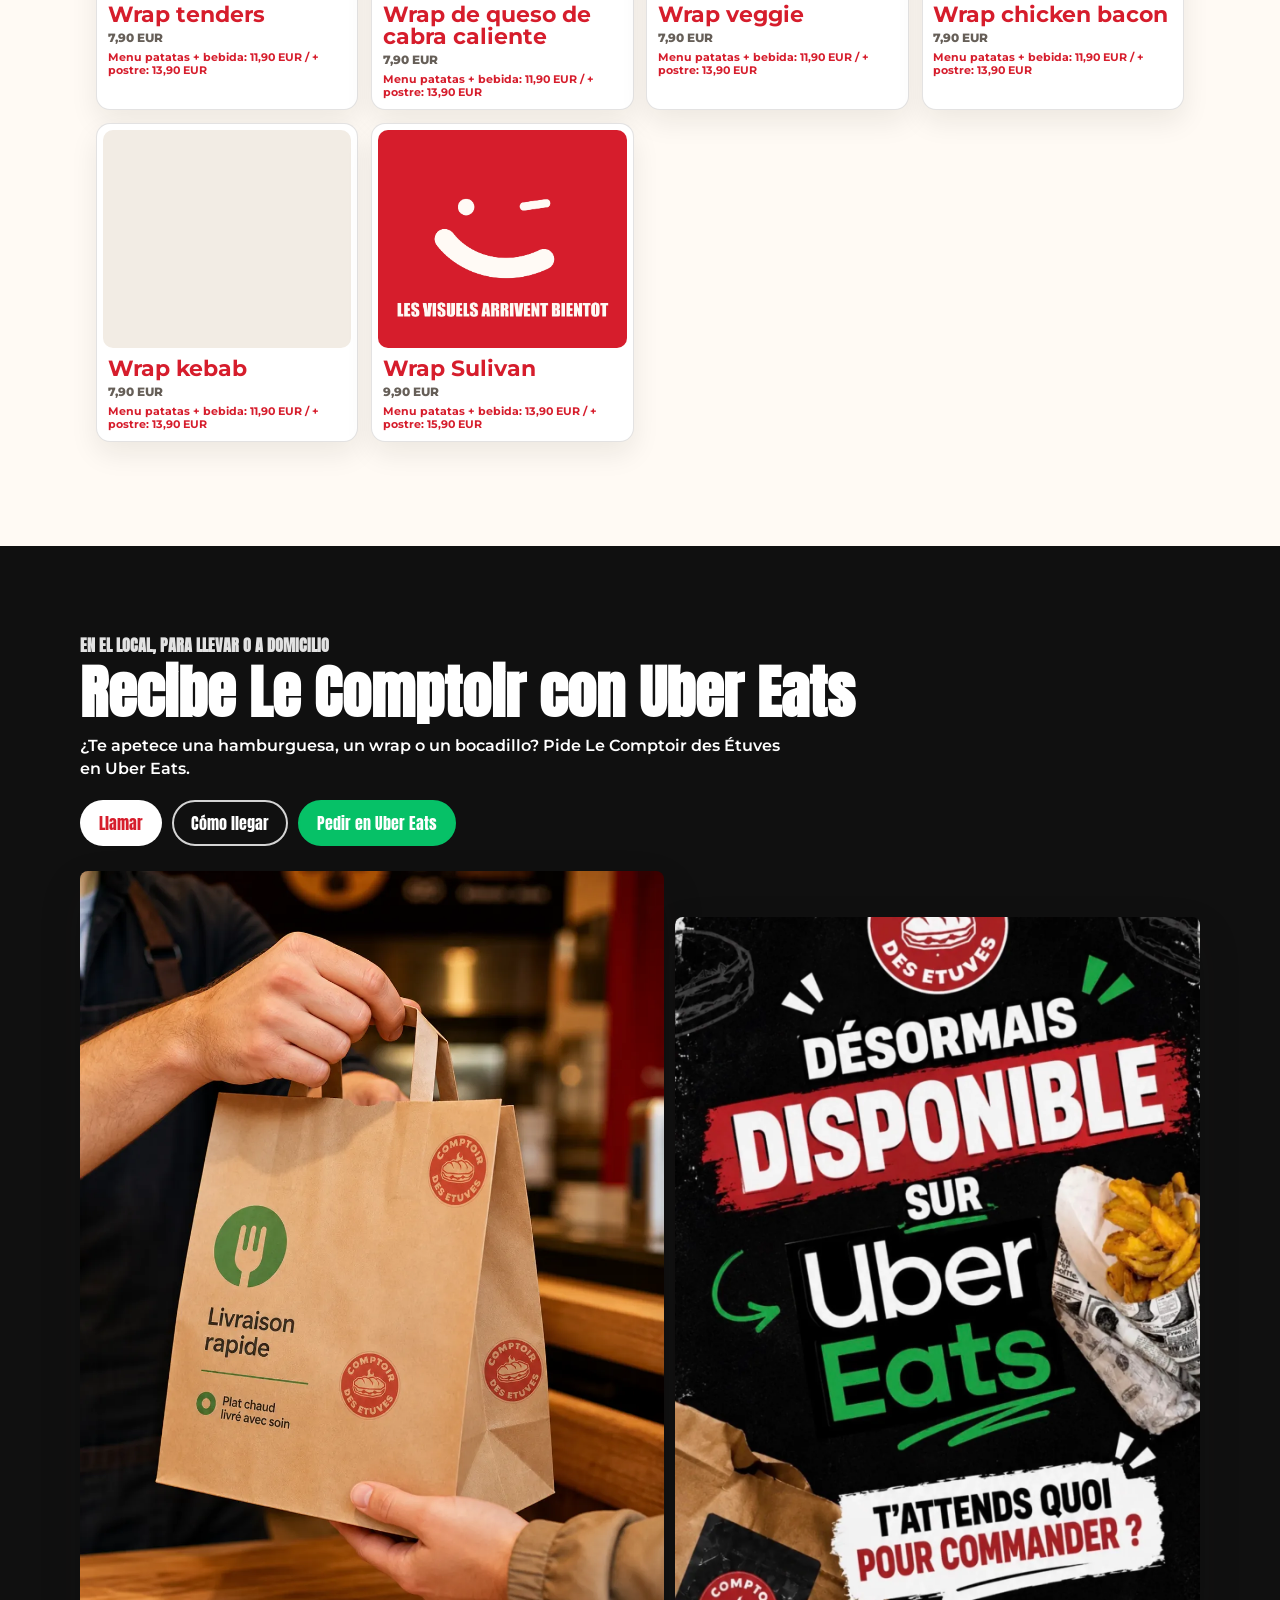
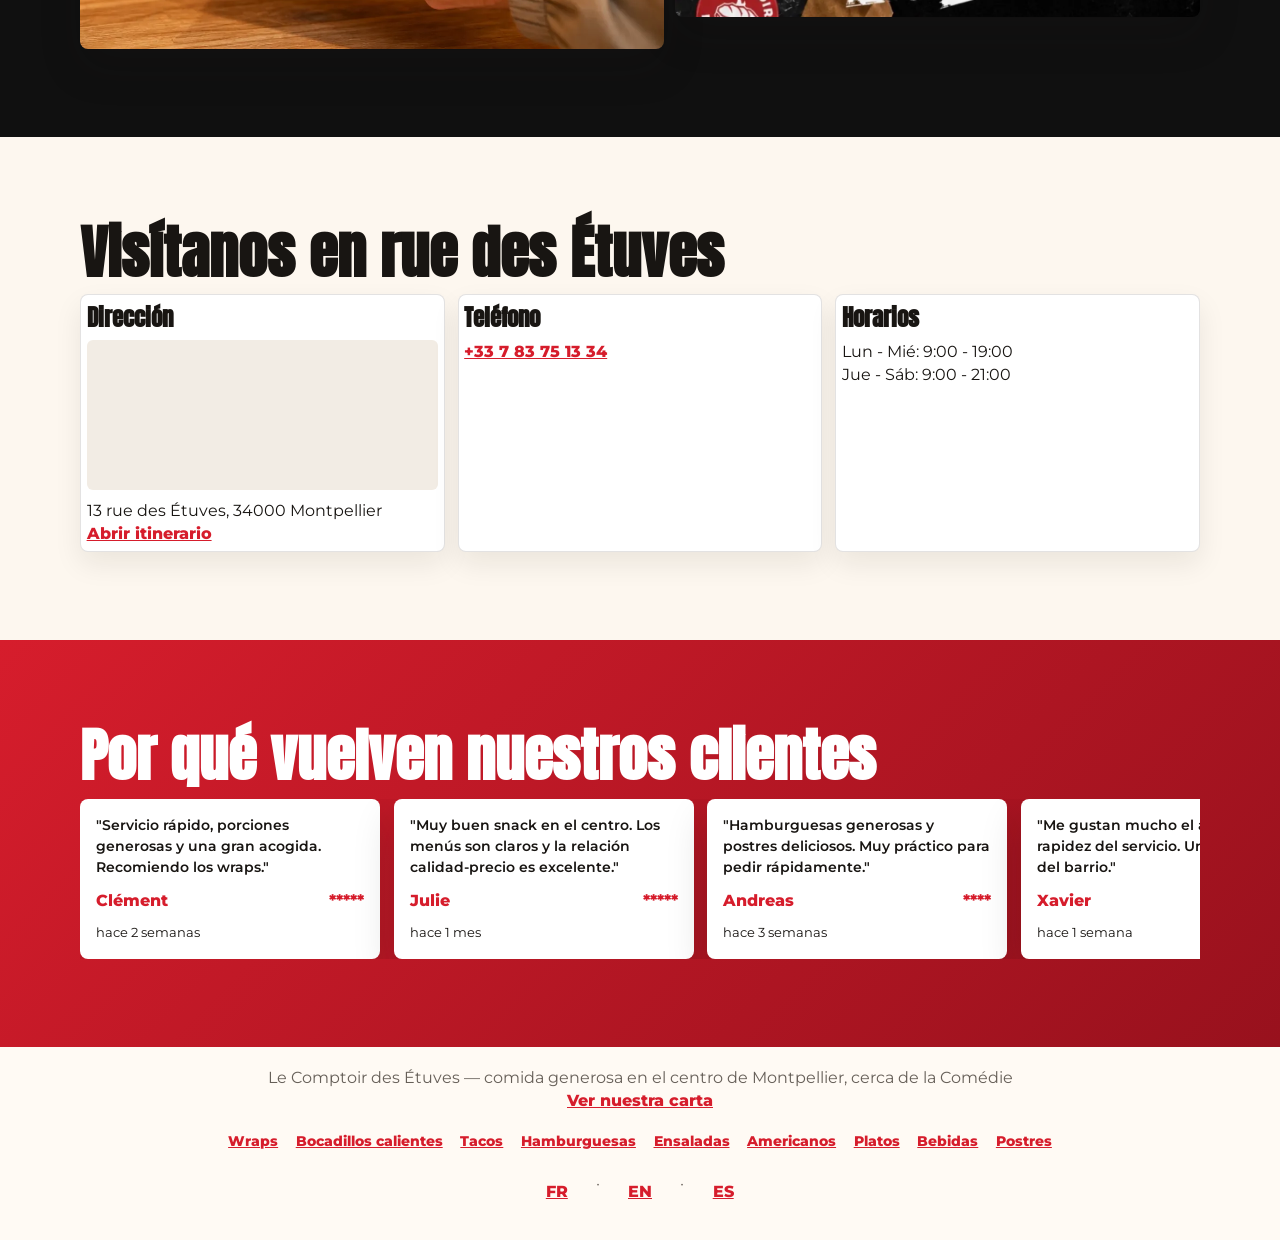
<file: es/index.html>
<!doctype html>
<html lang="es">
<head>
  <meta charset="UTF-8" />
  <meta name="viewport" content="width=device-width, initial-scale=1" />
  <title>Snack en Montpellier | Le Comptoir des Etuves</title>
  <meta name="description" content="Antes Chez Alex: snack en el centro de Montpellier, cerca de la Comedie. Hamburguesas, tacos, bocadillos calientes, wraps, para llevar y Uber Eats." />
  <meta name="robots" content="index, follow, max-image-preview:large, max-snippet:-1, max-video-preview:-1" />
  <meta name="theme-color" content="#d61d2c" />
  <link rel="canonical" href="https://comptoir-des-etuves.com/es/" />
  <link rel="alternate" hreflang="fr" href="https://comptoir-des-etuves.com/" />
  <link rel="alternate" hreflang="en" href="https://comptoir-des-etuves.com/en/" />
  <link rel="alternate" hreflang="es" href="https://comptoir-des-etuves.com/es/" />
  <link rel="alternate" hreflang="x-default" href="https://comptoir-des-etuves.com/" />
  <meta property="og:type" content="website" />
  <meta property="og:locale" content="es_ES" />
  <meta property="og:locale:alternate" content="fr_FR" />
  <meta property="og:locale:alternate" content="en_GB" />
  <meta property="og:title" content="Snack en Montpellier | Le Comptoir des Etuves" />
  <meta property="og:description" content="Antes Chez Alex: snack en el centro de Montpellier, cerca de la Comedie. Hamburguesas, tacos, bocadillos calientes, wraps, para llevar y Uber Eats." />
  <meta property="og:url" content="https://comptoir-des-etuves.com/es/" />
  <meta property="og:image" content="https://comptoir-des-etuves.com/images/Burger%20Montagnard.webp" />
  <meta property="og:image:type" content="image/webp" />
  <meta property="og:image:width" content="1200" />
  <meta property="og:image:height" content="800" />
  <meta name="twitter:card" content="summary_large_image" />
  <meta name="twitter:title" content="Snack en Montpellier | Le Comptoir des Etuves" />
  <meta name="twitter:description" content="Antes Chez Alex: snack en el centro de Montpellier, cerca de la Comedie. Hamburguesas, tacos, bocadillos calientes, wraps, para llevar y Uber Eats." />
  <meta name="twitter:image" content="https://comptoir-des-etuves.com/images/Burger%20Montagnard.webp" />
  <link rel="preload" as="image" href="../images/burger-montagnard-detoure.webp" type="image/webp" fetchpriority="high" />
  <link rel="preconnect" href="https://fonts.googleapis.com" />
  <link rel="preconnect" href="https://fonts.gstatic.com" crossorigin />
  <link href="https://fonts.googleapis.com/css2?family=Anton&family=Montserrat:wght@400;500;600;700;800&display=swap" rel="stylesheet" />
  <link rel="stylesheet" href="../styles.css" />
  <link rel="icon" href="../favicon.ico" sizes="any" />
  <link rel="icon" type="image/png" href="../favicon.png" />
  <link rel="apple-touch-icon" href="../favicon.png" />
<script type="application/ld+json">
{
  "@context": "https://schema.org",
  "@type": [
    "LocalBusiness",
    "Restaurant"
  ],
  "@id": "https://comptoir-des-etuves.com/#restaurant",
  "name": "Le Comptoir des Étuves",
  "alternateName": [
    "Chez Alex",
    "Chez Alex Montpellier"
  ],
  "url": "https://comptoir-des-etuves.com/es/",
  "image": "https://comptoir-des-etuves.com/images/Burger%20Montagnard.webp",
  "logo": "https://comptoir-des-etuves.com/images/logo.webp",
  "description": "Antes Chez Alex, Le Comptoir des Etuves es un snack y restaurante barato en el centro de Montpellier, cerca de la Place de la Comedie.",
  "telephone": "+33783751334",
  "address": {
    "@type": "PostalAddress",
    "streetAddress": "13 rue des Étuves",
    "postalCode": "34000",
    "addressLocality": "Montpellier",
    "addressCountry": "FR"
  },
  "geo": {
    "@type": "GeoCoordinates",
    "latitude": 43.6071728,
    "longitude": 3.877323
  },
  "hasMap": "https://maps.app.goo.gl/zL9TgHPNbq3qR7Xw9",
  "priceRange": "€",
  "sameAs": [
    "https://maps.app.goo.gl/zL9TgHPNbq3qR7Xw9",
    "https://www.ubereats.com/fr/store/comptoir-des-etuves/ZKupSNvwXZqzl_tochM5Iw"
  ],
  "areaServed": [
    "Centro de Montpellier",
    "Place de la Comedie",
    "Rue des Etuves"
  ],
  "openingHours": "Mo-We 09:00-19:00, Th-Sa 09:00-21:00",
  "openingHoursSpecification": [
    {
      "@type": "OpeningHoursSpecification",
      "dayOfWeek": [
        "Monday",
        "Tuesday",
        "Wednesday"
      ],
      "opens": "09:00",
      "closes": "19:00"
    },
    {
      "@type": "OpeningHoursSpecification",
      "dayOfWeek": [
        "Thursday",
        "Friday",
        "Saturday"
      ],
      "opens": "09:00",
      "closes": "21:00"
    }
  ],
  "servesCuisine": [
    "snack",
    "hamburguesas",
    "wraps",
    "bocadillos",
    "tacos"
  ],
  "menu": "https://comptoir-des-etuves.com/es/#menu",
  "hasMenu": {
    "@type": "Menu",
    "@id": "https://comptoir-des-etuves.com/es/#menu",
    "name": "Carta de Le Comptoir des Étuves",
    "url": "https://comptoir-des-etuves.com/es/#menu",
    "hasMenuSection": [
      {
        "@type": "MenuSection",
        "name": "Wraps",
        "url": "https://comptoir-des-etuves.com/es/wraps.html"
      },
      {
        "@type": "MenuSection",
        "name": "Bocadillos calientes",
        "url": "https://comptoir-des-etuves.com/es/sandwichs-chauds.html"
      },
      {
        "@type": "MenuSection",
        "name": "Tacos",
        "url": "https://comptoir-des-etuves.com/es/tacos.html"
      },
      {
        "@type": "MenuSection",
        "name": "Hamburguesas",
        "url": "https://comptoir-des-etuves.com/es/burgers.html"
      },
      {
        "@type": "MenuSection",
        "name": "Ensaladas",
        "url": "https://comptoir-des-etuves.com/es/salades.html"
      },
      {
        "@type": "MenuSection",
        "name": "Americanos",
        "url": "https://comptoir-des-etuves.com/es/americains.html"
      },
      {
        "@type": "MenuSection",
        "name": "Platos",
        "url": "https://comptoir-des-etuves.com/es/assiettes.html"
      },
      {
        "@type": "MenuSection",
        "name": "Bebidas",
        "url": "https://comptoir-des-etuves.com/es/boissons.html"
      },
      {
        "@type": "MenuSection",
        "name": "Postres",
        "url": "https://comptoir-des-etuves.com/es/desserts.html"
      }
    ]
  },
  "inLanguage": "es"
}
</script>
<script type="application/ld+json">
{
  "@context": "https://schema.org",
  "@type": "WebSite",
  "@id": "https://comptoir-des-etuves.com/#website",
  "url": "https://comptoir-des-etuves.com/",
  "name": "Le Comptoir des Étuves",
  "alternateName": "Chez Alex",
  "inLanguage": [
    "fr-FR",
    "en-GB",
    "es-ES"
  ],
  "publisher": {
    "@id": "https://comptoir-des-etuves.com/#restaurant"
  }
}
</script>
</head>
<body class="home one-page-home">
  <header class="topbar">
    <a class="brand" href="#top" aria-label="Inicio de Le Comptoir des Étuves">
      <img src="../images/logo.webp" alt="Logo de Le Comptoir des Étuves" />
      <span>Le Comptoir des Étuves</span>
    </a>
    <div class="topbar-actions">
      <a class="topbar-link" href="#menu">La carta</a>
      <button class="menu-toggle" type="button" aria-controls="siteMenu" aria-expanded="false" aria-label="Abrir el menú">
        <span class="menu-toggle-label">Menú</span>
        <span class="menu-toggle-lines" aria-hidden="true"><i></i><i></i></span>
      </button>
    </div>
  </header>

  <nav class="site-menu" id="siteMenu" aria-label="Navegación principal" hidden>
    <div class="site-menu-panel">
      <div class="site-menu-header">
        <a class="brand" href="#top" aria-label="Inicio de Le Comptoir des Étuves">
          <img src="../images/logo.webp" alt="Logo de Le Comptoir des Étuves" />
          <span>Le Comptoir des Étuves</span>
        </a>
        <button class="menu-close" type="button" aria-label="Cerrar el menú">&times;</button>
      </div>
      <p class="menu-eyebrow">La carta</p>
      <div class="site-menu-links">
        <a href="#wraps">Wraps</a>
        <a href="#sandwichs-chauds">Bocadillos calientes</a>
        <a href="#tacos">Tacos</a>
        <a href="#burgers">Hamburguesas</a>
        <a href="#salades">Ensaladas</a>
        <a href="#americains">Americanos</a>
        <a href="#assiettes">Platos</a>
        <a href="#boissons">Bebidas</a>
        <a href="#desserts">Postres</a>
      </div>
      <div class="site-menu-footer">
        <a href="#infos">Información práctica</a>
        <a class="btn btn-uber-eats" href="https://www.ubereats.com/fr/store/comptoir-des-etuves/ZKupSNvwXZqzl_tochM5Iw?msockid=33f06aeddd2b65fa2c007c70dc0e6430" target="_blank" rel="noopener">Uber Eats</a>
      </div>
    </div>
  </nav>

  <main id="top">
    <section class="home-hero" aria-label="Le Comptoir des Étuves, snack en Montpellier">
      <div class="home-hero-copy">
        <p class="hero-local-title">
          <span class="hero-title-restaurant">Restaurante</span>
          <span class="hero-title-context">Snack cerca</span>
          <strong>Comédie</strong>
        </p>
        <p class="hero-alias">Antes Chez Alex</p>
      </div>
      <h1 class="circular-logo" aria-label="Le Comptoir des Étuves, snack en Montpellier">
        <svg class="circular-logo-text" viewBox="0 0 200 200" aria-hidden="true">
          <defs>
            <path id="hero-logo-circle" d="M 100,100 m -78,0 a 78,78 0 1,1 156,0 a 78,78 0 1,1 -156,0" />
          </defs>
          <text><textPath href="#hero-logo-circle" startOffset="0%">Wraps * Bocadillos calientes * Tacos * Hamburguesas * Ensaladas * Americanos * Platos * Bebidas * Postres *</textPath></text>
        </svg>
        <img src="../images/logo.webp" alt="" />
      </h1>
      <div class="hero-product-stage">
        <img class="hero-burger" src="../images/burger-montagnard-detoure.webp" alt="Hamburguesa Montagnard de Le Comptoir des Étuves" width="1100" height="1021" fetchpriority="high" decoding="async" />
        <img class="hero-price-sticker" src="../images/sticker-prix-10-90-384.webp" alt="Desde 10,90 €" width="384" height="355" decoding="async" />
      </div>
      <div class="cta-row hero-actions">
        <button class="btn btn-light menu-open-btn" type="button" aria-controls="siteMenu">Carta</button>
        <a class="btn btn-ghost-light" href="#boissons">Bebidas</a>
        <a class="uber-eats-button" href="https://www.ubereats.com/fr/store/comptoir-des-etuves/ZKupSNvwXZqzl_tochM5Iw?msockid=33f06aeddd2b65fa2c007c70dc0e6430" target="_blank" rel="noopener"><span>Uber</span> <strong>EATS</strong></a>
      </div>
    </section>

    <section class="text-loop-band" aria-label="Wraps, hamburguesas, tacos y bocadillos">
      <div class="text-loop-ribbon">
        <div class="text-loop-track" aria-hidden="true">
          <span>Wraps ✦ Hamburguesas ✦ Tacos ✦ Bocadillos ✦</span>
          <span>Wraps ✦ Hamburguesas ✦ Tacos ✦ Bocadillos ✦</span>
          <span>Wraps ✦ Hamburguesas ✦ Tacos ✦ Bocadillos ✦</span>
          <span>Wraps ✦ Hamburguesas ✦ Tacos ✦ Bocadillos ✦</span>
        </div>
      </div>
    </section>

    <section class="menu-explorer wave-section wave-light" id="menu" aria-labelledby="menu-title">
      <div class="section-inner">
        <div class="menu-heading">
          <div>
            <h2 id="menu-title">La carta del snack</h2>
          </div>
        </div>

        <div class="menu-category-nav" role="tablist" aria-label="Categorías de la carta">
          <button type="button" role="tab" aria-selected="true" aria-controls="wraps" class="is-active" data-menu-filter="wraps">Wraps</button>
          <button type="button" role="tab" aria-selected="false" aria-controls="sandwichs-chauds" data-menu-filter="sandwichs-chauds">Bocadillos</button>
          <button type="button" role="tab" aria-selected="false" aria-controls="tacos" data-menu-filter="tacos">Tacos</button>
          <button type="button" role="tab" aria-selected="false" aria-controls="burgers" data-menu-filter="burgers">Hamburguesas</button>
          <button type="button" role="tab" aria-selected="false" aria-controls="salades" data-menu-filter="salades">Ensaladas</button>
          <button type="button" role="tab" aria-selected="false" aria-controls="americains" data-menu-filter="americains">Americanos</button>
          <button type="button" role="tab" aria-selected="false" aria-controls="assiettes" data-menu-filter="assiettes">Platos</button>
          <button type="button" role="tab" aria-selected="false" aria-controls="boissons" data-menu-filter="boissons">Bebidas</button>
          <button type="button" role="tab" aria-selected="false" aria-controls="desserts" data-menu-filter="desserts">Postres</button>
        </div>

        <div class="menu-catalogue">
          <section class="menu-category" id="wraps" data-menu-category="wraps" role="tabpanel">
            <div class="menu-category-heading"><h3>Wraps</h3><span>6 productos</span></div>
            <div class="product-grid">
              <article class="product-card" data-menu-price="Menu patatas + bebida: 11,90 EUR / + postre: 13,90 EUR" data-detail="Tortilla de trigo, tenders de pollo, cheddar fundido, verduras frescas, cebolla confitada." data-extras="Bacon +1 EUR, queso +1 EUR (cheddar, queso de cabra, raclette, mozzarella), steak +2 EUR, huevo +1 EUR. Guarniciones: patatas 3 EUR, patatas con cheddar fundido 5 EUR, bucket de tenders 6 piezas 6 EUR o 9 piezas 9 EUR."><img loading="lazy" decoding="async" src="../images/visuels-arrivent-bientot.webp" alt="Wrap tenders" /><h4>Wrap tenders</h4><p>7,90 EUR</p></article>
              <article class="product-card" data-menu-price="Menu patatas + bebida: 11,90 EUR / + postre: 13,90 EUR" data-detail="Tortilla de trigo, pechuga de pollo, queso de cabra fundido, verduras frescas, cebolla confitada." data-extras="Bacon +1 EUR, queso +1 EUR (cheddar, queso de cabra, raclette, mozzarella), steak +2 EUR, huevo +1 EUR. Guarniciones: patatas 3 EUR, patatas con cheddar fundido 5 EUR, bucket de tenders 6 piezas 6 EUR o 9 piezas 9 EUR."><img loading="lazy" decoding="async" src="../images/Wrap%20Che%CC%82vre%20chaud.webp" alt="Wrap de queso de cabra caliente" /><h4>Wrap de queso de cabra caliente</h4><p>7,90 EUR</p></article>
              <article class="product-card" data-menu-price="Menu patatas + bebida: 11,90 EUR / + postre: 13,90 EUR" data-detail="Tortilla de trigo, medallon de verduras, cheddar fundido, verduras frescas, cebolla confitada." data-extras="Bacon +1 EUR, queso +1 EUR (cheddar, queso de cabra, raclette, mozzarella), steak +2 EUR, huevo +1 EUR. Guarniciones: patatas 3 EUR, patatas con cheddar fundido 5 EUR, bucket de tenders 6 piezas 6 EUR o 9 piezas 9 EUR."><img loading="lazy" decoding="async" src="../images/Wrap%20Veggie.webp" alt="Wrap veggie" /><h4>Wrap veggie</h4><p>7,90 EUR</p></article>
              <article class="product-card" data-menu-price="Menu patatas + bebida: 11,90 EUR / + postre: 13,90 EUR" data-detail="Tortilla de trigo, tenders de pollo, bacon de ternera, verduras frescas, cebolla confitada." data-extras="Bacon +1 EUR, queso +1 EUR (cheddar, queso de cabra, raclette, mozzarella), steak +2 EUR, huevo +1 EUR. Guarniciones: patatas 3 EUR, patatas con cheddar fundido 5 EUR, bucket de tenders 6 piezas 6 EUR o 9 piezas 9 EUR."><img loading="lazy" decoding="async" src="../images/Wrap%20Chicken%20Bacon.webp" alt="Wrap chicken bacon" /><h4>Wrap chicken bacon</h4><p>7,90 EUR</p></article>
              <article class="product-card" data-menu-price="Menu patatas + bebida: 11,90 EUR / + postre: 13,90 EUR" data-detail="Tortilla de trigo, laminas de kebab de pollo marinado, verduras frescas, cebolla confitada." data-extras="Bacon +1 EUR, queso +1 EUR (cheddar, queso de cabra, raclette, mozzarella), steak +2 EUR, huevo +1 EUR. Guarniciones: patatas 3 EUR, patatas con cheddar fundido 5 EUR, bucket de tenders 6 piezas 6 EUR o 9 piezas 9 EUR."><img loading="lazy" decoding="async" src="../images/Wrap%20Kebab.webp" alt="Wrap kebab" /><h4>Wrap kebab</h4><p>7,90 EUR</p></article>
              <article class="product-card" data-menu-price="Menu patatas + bebida: 13,90 EUR / + postre: 15,90 EUR" data-detail="Tortilla de trigo, steak estilo carniceria 120g, tortita de patata, verduras frescas, cebolla confitada." data-extras="Bacon +1 EUR, queso +1 EUR (cheddar, queso de cabra, raclette, mozzarella), steak +2 EUR, huevo +1 EUR. Guarniciones: patatas 3 EUR, patatas con cheddar fundido 5 EUR, bucket de tenders 6 piezas 6 EUR o 9 piezas 9 EUR."><img loading="lazy" decoding="async" src="../images/visuels-arrivent-bientot.webp" alt="Wrap Sulivan" /><h4>Wrap Sulivan</h4><p>9,90 EUR</p></article>
            </div>
          </section>

          <section class="menu-category" id="sandwichs-chauds" data-menu-category="sandwichs-chauds" role="tabpanel">
            <div class="menu-category-heading"><h3>Bocadillos calientes</h3><span>6 productos</span></div>
            <div class="product-grid">
              <article class="product-card" data-menu-price="Menu patatas + bebida: 13,90 EUR / + postre: 15,90 EUR" data-detail="Media baguette de panaderia, steak estilo carniceria 120g, queso fresco, emmental fundido, verduras frescas, cebolla confitada."><img loading="lazy" decoding="async" src="../images/visuels-arrivent-bientot.webp" alt="Tradicional" /><h4>Tradicional</h4><p>9,90 EUR</p></article>
              <article class="product-card" data-menu-price="Menu patatas + bebida: 13,90 EUR / + postre: 15,90 EUR" data-detail="Media baguette de panaderia, tenders de pollo, cheddar, verduras frescas, cebolla confitada."><img loading="lazy" decoding="async" src="../images/Sandwich%20Crosutillant.webp" alt="Crujiente" /><h4>Crujiente</h4><p>9,90 EUR</p></article>
              <article class="product-card" data-menu-price="Menu patatas + bebida: 13,90 EUR / + postre: 15,90 EUR" data-detail="Media baguette de panaderia, medallon de verduras, cheddar, verduras frescas, cebolla confitada."><img loading="lazy" decoding="async" src="../images/Sandwich%20Veggie.webp" alt="Vegetariano" /><h4>Vegetariano</h4><p>9,90 EUR</p></article>
              <article class="product-card" data-menu-price="Menu patatas + bebida: 13,90 EUR / + postre: 15,90 EUR" data-detail="Media baguette de panaderia, steak estilo carniceria 120g, bacon de ternera, raclette fundida, verduras frescas, cebolla confitada."><img loading="lazy" decoding="async" src="../images/visuels-arrivent-bientot.webp" alt="Montagnard" /><h4>Montagnard</h4><p>9,90 EUR</p></article>
              <article class="product-card" data-menu-price="Menu patatas + bebida: 13,90 EUR / + postre: 15,90 EUR" data-detail="Media baguette de panaderia, steak estilo carniceria 120g, bacon de ternera, queso azul, verduras frescas, cebolla confitada."><img loading="lazy" decoding="async" src="../images/visuels-arrivent-bientot.webp" alt="Signature au bleu" /><h4>Signature au bleu</h4><p>9,90 EUR</p></article>
              <article class="product-card" data-menu-price="Menu patatas + bebida: 14,90 EUR / + postre: 16,90 EUR" data-detail="Media baguette de panaderia, steak estilo carniceria 120g, emmental fundido, bacon de ternera, huevo frito, verduras frescas, cebolla confitada."><img loading="lazy" decoding="async" src="../images/visuels-arrivent-bientot.webp" alt="Le Chef" /><h4>Le Chef</h4><p>10,90 EUR</p></article>
            </div>
          </section>

          <section class="menu-category" id="tacos" data-menu-category="tacos" role="tabpanel">
            <div class="menu-category-heading"><h3>Tacos</h3><span>4 productos</span></div>
            <div class="product-grid">
              <article class="product-card" data-detail="Taco frances con 1 carne, patatas dentro, salsa de queso y salsas a elegir."><img loading="lazy" decoding="async" src="../images/visuels-arrivent-bientot.webp" alt="1 carne" /><h4>1 carne</h4><p>9,50 EUR</p></article>
              <article class="product-card" data-detail="Taco frances con 2 carnes, patatas dentro, salsa de queso y salsas a elegir."><img loading="lazy" decoding="async" src="../images/visuels-arrivent-bientot.webp" alt="2 carnes" /><h4>2 carnes</h4><p>10,50 EUR</p></article>
              <article class="product-card" data-detail="Taco frances con 3 carnes, patatas dentro, salsa de queso y salsas a elegir."><img loading="lazy" decoding="async" src="../images/visuels-arrivent-bientot.webp" alt="3 carnes" /><h4>3 carnes</h4><p>11,50 EUR</p></article>
              <article class="product-card" data-no-price data-no-menu-price data-detail="Carne a elegir: steak / tenders / kebab / pechuga de pollo&#10;&#10;Queso a elegir: cheddar / raclette / mozzarella / azul / queso de cabra / emmental&#10;&#10;Cebolla confitada&#10;&#10;Patatas"><img loading="lazy" decoding="async" src="../images/tacos-ingredients.webp" alt="Ingredientes tacos" /><h4>Ingredientes tacos</h4><p>Haz clic aqui!</p></article>
            </div>
          </section>

          <section class="menu-category" id="burgers" data-menu-category="burgers" role="tabpanel">
            <div class="menu-category-heading"><h3>Hamburguesas</h3><span>8 productos</span></div>
            <div class="product-grid">
              <article class="product-card" data-menu-price="Menu patatas + bebida: 13,90 EUR" data-detail="Pan brioche, steak estilo carniceria 120g, cheddar, lechuga, tomates, cebolla confitada."><img loading="lazy" decoding="async" src="../images/visuels-arrivent-bientot.webp" alt="Cheese burger" /><h4>Cheese burger</h4><p>9,90 EUR</p></article>
              <article class="product-card" data-menu-price="Menu patatas + bebida: 13,90 EUR" data-detail="Pan brioche, tenders de pollo, cheddar, lechuga, tomates, cebolla confitada."><img loading="lazy" decoding="async" src="../images/visuels-arrivent-bientot.webp" alt="Chicken" /><h4>Chicken</h4><p>9,90 EUR</p></article>
              <article class="product-card" data-menu-price="Menu patatas + bebida: 13,90 EUR" data-detail="Pan brioche, medallon de verduras, cheddar, lechuga, tomates, cebolla confitada."><img loading="lazy" decoding="async" src="../images/Burger%20Veggie.webp" alt="Vegetariano" /><h4>Vegetariano</h4><p>9,90 EUR</p></article>
              <article class="product-card" data-menu-price="Menu patatas + bebida: 13,90 EUR" data-detail="Pan brioche, steak estilo carniceria 120g, queso de cabra fundido, lechuga, tomates, cebolla confitada."><img loading="lazy" decoding="async" src="../images/visuels-arrivent-bientot.webp" alt="Queso de cabra" /><h4>Queso de cabra</h4><p>9,90 EUR</p></article>
              <article class="product-card" data-menu-price="Menu patatas + bebida: 14,90 EUR" data-detail="Pan brioche, steak estilo carniceria 120g o tenders de pollo, cheddar, bacon de ternera, lechuga, tomates, cebolla confitada."><img loading="lazy" decoding="async" src="../images/Burger-Tenders-Bacon-hero.webp" alt="Bacon" /><h4>Bacon</h4><p>10,90 EUR</p></article>
              <article class="product-card" data-menu-price="Menu patatas + bebida: 14,90 EUR" data-detail="Pan brioche, steak estilo carniceria 120g, raclette, bacon de ternera, lechuga, tomates, cebolla confitada."><img loading="lazy" decoding="async" src="../images/Burger%20Montagnard.webp" alt="Montagnard" /><h4>Montagnard</h4><p>10,90 EUR</p></article>
              <article class="product-card" data-menu-price="Menu patatas + bebida: 14,90 EUR" data-detail="Pan brioche, steak estilo carniceria 120g, tortita de patata, emmental, salsa de trufa, lechuga, tomates, cebolla confitada."><img loading="lazy" decoding="async" src="../images/visuels-arrivent-bientot.webp" alt="Trufa" /><h4>Trufa</h4><p>10,90 EUR</p></article>
              <article class="product-card" data-menu-price="Menu patatas + bebida: 15,90 EUR" data-detail="Pan brioche, dos steaks estilo carniceria 120g, cheddar, lechuga, tomates, cebolla confitada."><img loading="lazy" decoding="async" src="../images/visuels-arrivent-bientot.webp" alt="Big burger" /><h4>Big burger</h4><p>11,90 EUR</p></article>
            </div>
          </section>

          <section class="menu-category" id="salades" data-menu-category="salades" role="tabpanel">
            <div class="menu-category-heading"><h3>Ensaladas</h3><span>4 productos</span></div>
            <div class="product-grid">
              <article class="product-card" data-menu-price="Menu bebida + postre: 13,90 EUR" data-detail="Tenders de poulet, virutas de parmesano, picatostes, aceitunas negras, cebolla frita, salsa Cesar, lechuga, tomates."><img loading="lazy" decoding="async" src="../images/visuels-arrivent-bientot.webp" alt="Ensalada Cesar" /><h4>Ensalada Cesar</h4><p>9,90 EUR</p></article>
              <article class="product-card" data-menu-price="Menu bebida + postre: 13,90 EUR" data-detail="Salmon ahumado, mozzarella, aceitunas negras, tostadas con queso fresco, picatostes, pimientos, lechuga, tomates."><img loading="lazy" decoding="async" src="../images/visuels-arrivent-bientot.webp" alt="Ensalada de salmon" /><h4>Ensalada de salmon</h4><p>9,90 EUR</p></article>
              <article class="product-card" data-menu-price="Menu bebida + postre: 13,90 EUR" data-detail="tostada de queso de cabra, bacon de ternera, aceitunas negras, cebolla frita, picatostes, pimientos, lechuga, tomates."><img loading="lazy" decoding="async" src="../images/visuels-arrivent-bientot.webp" alt="Ensalada de queso de cabra caliente" /><h4>Ensalada de queso de cabra caliente</h4><p>9,90 EUR</p></article>
              <article class="product-card" data-menu-price="Menu bebida + postre: 13,90 EUR" data-detail="Jamon curado, picatostes, mozzarella, pesto, aceitunas negras, pimientos, cebolla frita, lechuga, tomates."><img loading="lazy" decoding="async" src="../images/visuels-arrivent-bientot.webp" alt="Ensalada italiana" /><h4>Ensalada italiana</h4><p>9,90 EUR</p></article>
            </div>
          </section>

          <section class="menu-category" id="americains" data-menu-category="americains" role="tabpanel">
            <div class="menu-category-heading"><h3>Americanos</h3><span>4 productos</span></div>
            <div class="product-grid">
              <article class="product-card" data-menu-price="Menu bebida: 11,00 EUR / + postre: 13,50 EUR" data-detail="Media baguette de panaderia, patatas fritas, steak estilo carniceria 120g, cebolla confitada."><img loading="lazy" decoding="async" src="../images/visuels-arrivent-bientot.webp" alt="Americano steak" /><h4>Americano steak</h4><p>9,50 EUR</p></article>
              <article class="product-card" data-menu-price="Menu bebida: 11,00 EUR / + postre: 13,50 EUR" data-detail="Media baguette de panaderia, patatas fritas, pechuga de pollo, cebolla confitada."><img loading="lazy" decoding="async" src="../images/visuels-arrivent-bientot.webp" alt="Americano pollo" /><h4>Americano pollo</h4><p>9,50 EUR</p></article>
              <article class="product-card" data-menu-price="Menu bebida: 11,00 EUR / + postre: 13,50 EUR" data-detail="Media baguette de panaderia, patatas fritas, kebab de pollo, cebolla confitada."><img loading="lazy" decoding="async" src="../images/visuels-arrivent-bientot.webp" alt="Americano kebab" /><h4>Americano kebab</h4><p>9,50 EUR</p></article>
              <article class="product-card" data-menu-price="Menu bebida: 11,00 EUR / + postre: 13,50 EUR" data-detail="Media baguette de panaderia, patatas fritas, tenders de pollo, cebolla confitada."><img loading="lazy" decoding="async" src="../images/visuels-arrivent-bientot.webp" alt="Americano tenders" /><h4>Americano tenders</h4><p>9,50 EUR</p></article>
            </div>
          </section>

          <section class="menu-category" id="assiettes" data-menu-category="assiettes" role="tabpanel">
            <div class="menu-category-heading"><h3>Platos</h3><span>3 productos</span></div>
            <div class="product-grid">
              <article class="product-card" data-menu-price="Menu bebida + postre: 13,90 EUR" data-detail="Steak hache facon bouchere, huevo frito, cebolla, ensalada mixta, patatas fritas o verduras."><img loading="lazy" decoding="async" src="../images/visuels-arrivent-bientot.webp" alt="Steak con huevo" /><h4>Steak con huevo</h4><p>9,90 EUR</p></article>
              <article class="product-card" data-menu-price="Menu bebida + postre: 13,90 EUR" data-detail="Tenders de poulet panes aux corn flakes, cebolla, patatas fritas, lechuga."><img loading="lazy" decoding="async" src="../images/visuels-arrivent-bientot.webp" alt="Tenders de pollo" /><h4>Tenders de pollo</h4><p>9,90 EUR</p></article>
              <article class="product-card" data-menu-price="Menu bebida + postre: 13,90 EUR" data-detail="Kebab de poulet emince, cebolla confitada, ensalada mixta, patatas fritas o verduras."><img loading="lazy" decoding="async" src="../images/visuels-arrivent-bientot.webp" alt="Kebab" /><h4>Kebab</h4><p>9,90 EUR</p></article>
            </div>
          </section>

          <section class="menu-category" id="boissons" data-menu-category="boissons" role="tabpanel">
            <div class="menu-category-heading"><h3>Bebidas</h3><span>23 productos</span></div>
            <div class="product-grid">
              <article class="product-card" data-detail="Bebida fria."><img loading="lazy" decoding="async" src="../images/visuels-arrivent-bientot.webp" alt="Agua" /><h4>Agua</h4><p>1,50 EUR</p></article>
              <article class="product-card" data-detail="Refresco en lata 33cl."><img loading="lazy" decoding="async" src="../images/visuels-arrivent-bientot.webp" alt="Refresco lata 33cl" /><h4>Refresco lata 33cl</h4><p>2,00 EUR</p></article>
              <article class="product-card" data-detail="Refresco en botella 50cl."><img loading="lazy" decoding="async" src="../images/visuels-arrivent-bientot.webp" alt="Refresco botella 50cl" /><h4>Refresco botella 50cl</h4><p>2,50 EUR</p></article>
              <article class="product-card" data-detail="Bebida fresca de limon."><img loading="lazy" decoding="async" src="../images/visuels-arrivent-bientot.webp" alt="Limonada" /><h4>Limonada</h4><p>2,50 EUR</p></article>
              <article class="product-card" data-detail="Te frio de melocoton."><img loading="lazy" decoding="async" src="../images/visuels-arrivent-bientot.webp" alt="Te frio de melocoton" /><h4>Te frio de melocoton</h4><p>2,50 EUR</p></article>
              <article class="product-card" data-detail="Zumo de naranja exprimido al momento."><img loading="lazy" decoding="async" src="../images/visuels-arrivent-bientot.webp" alt="Zumo de naranja natural" /><h4>Zumo de naranja natural</h4><p>4,00 EUR</p></article>
              <article class="product-card" data-detail="Smoothie fresco."><img loading="lazy" decoding="async" src="../images/visuels-arrivent-bientot.webp" alt="Smoothies" /><h4>Smoothies</h4><p>4,90 EUR</p></article>
              <article class="product-card" data-detail="Bebida caliente."><img loading="lazy" decoding="async" src="../images/visuels-arrivent-bientot.webp" alt="Cafe" /><h4>Cafe</h4><p>1,20 EUR</p></article>
              <article class="product-card" data-detail="Bebida caliente."><img loading="lazy" decoding="async" src="../images/visuels-arrivent-bientot.webp" alt="Cafe largo" /><h4>Cafe largo</h4><p>1,50 EUR</p></article>
              <article class="product-card" data-detail="Bebida caliente."><img loading="lazy" decoding="async" src="../images/visuels-arrivent-bientot.webp" alt="Cortado" /><h4>Cortado</h4><p>1,50 EUR</p></article>
              <article class="product-card" data-detail="Bebida caliente."><img loading="lazy" decoding="async" src="../images/visuels-arrivent-bientot.webp" alt="Cafe doble" /><h4>Cafe doble</h4><p>2,00 EUR</p></article>
              <article class="product-card" data-detail="Bebida caliente."><img loading="lazy" decoding="async" src="../images/visuels-arrivent-bientot.webp" alt="Cafe latte" /><h4>Cafe latte</h4><p>2,00 EUR</p></article>
              <article class="product-card" data-detail="Bebida caliente."><img loading="lazy" decoding="async" src="../images/visuels-arrivent-bientot.webp" alt="Chocolate caliente" /><h4>Chocolate caliente</h4><p>2,50 EUR</p></article>
              <article class="product-card" data-detail="Bebida caliente."><img loading="lazy" decoding="async" src="../images/visuels-arrivent-bientot.webp" alt="Cappuccino" /><h4>Cappuccino</h4><p>3,00 EUR</p></article>
              <article class="product-card" data-detail="Bebida caliente."><img loading="lazy" decoding="async" src="../images/visuels-arrivent-bientot.webp" alt="Cafe vienes" /><h4>Cafe vienes</h4><p>3,00 EUR</p></article>
              <article class="product-card" data-detail="Bebida caliente."><img loading="lazy" decoding="async" src="../images/visuels-arrivent-bientot.webp" alt="Chocolate vienes" /><h4>Chocolate vienes</h4><p>3,00 EUR</p></article>
              <article class="product-card" data-detail="Bebida caliente."><img loading="lazy" decoding="async" src="../images/visuels-arrivent-bientot.webp" alt="Te" /><h4>Te</h4><p>2,00 EUR</p></article>
              <article class="product-card" data-detail="Bebida caliente."><img loading="lazy" decoding="async" src="../images/visuels-arrivent-bientot.webp" alt="Descafeinado" /><h4>Descafeinado</h4><p>1,20 EUR</p></article>
              <article class="product-card" data-detail="Bebida caliente."><img loading="lazy" decoding="async" src="../images/visuels-arrivent-bientot.webp" alt="Descafeinado largo" /><h4>Descafeinado largo</h4><p>1,50 EUR</p></article>
              <article class="product-card" data-detail="Bebida alcoholica."><img loading="lazy" decoding="async" src="../images/visuels-arrivent-bientot.webp" alt="Heineken" /><h4>Heineken</h4><p>3,00 EUR</p></article>
              <article class="product-card" data-detail="Bebida alcoholica."><img loading="lazy" decoding="async" src="../images/visuels-arrivent-bientot.webp" alt="Desperados" /><h4>Desperados</h4><p>4,00 EUR</p></article>
              <article class="product-card" data-detail="Bebida alcoholica."><img loading="lazy" decoding="async" src="../images/visuels-arrivent-bientot.webp" alt="Copa de vino" /><h4>Copa de vino</h4><p>2,50 EUR</p></article>
              <article class="product-card" data-detail="Bebida alcoholica."><img loading="lazy" decoding="async" src="../images/visuels-arrivent-bientot.webp" alt="Jarra de vino" /><h4>Jarra de vino</h4><p>7,50 EUR</p></article>
            </div>
          </section>

          <section class="menu-category" id="desserts" data-menu-category="desserts" role="tabpanel">
            <div class="menu-category-heading"><h3>Postres</h3><span>21 productos</span></div>
            <div class="product-grid">
              <article class="product-card" data-detail="Crepe dulce." data-extras="Suplemento nata montada +0,50 EUR."><img loading="lazy" decoding="async" src="../images/visuels-arrivent-bientot.webp" alt="Crepe de azucar" /><h4>Crepe de azucar</h4><p>2,50 EUR</p></article>
              <article class="product-card" data-detail="Crepe sucre citron." data-extras="Suplemento nata montada +0,50 EUR."><img loading="lazy" decoding="async" src="../images/visuels-arrivent-bientot.webp" alt="Crepe de azucar y limon" /><h4>Crepe de azucar y limon</h4><p>3,00 EUR</p></article>
              <article class="product-card" data-detail="Crepe confiture." data-extras="Suplemento nata montada +0,50 EUR."><img loading="lazy" decoding="async" src="../images/visuels-arrivent-bientot.webp" alt="Crepe de mermelada" /><h4>Crepe de mermelada</h4><p>3,00 EUR</p></article>
              <article class="product-card" data-detail="Crepe Nutella." data-extras="Suplemento nata montada +0,50 EUR."><img loading="lazy" decoding="async" src="../images/visuels-arrivent-bientot.webp" alt="Crepe de Nutella" /><h4>Crepe de Nutella</h4><p>3,50 EUR</p></article>
              <article class="product-card" data-detail="Crepe creme de marron." data-extras="Suplemento nata montada +0,50 EUR."><img loading="lazy" decoding="async" src="../images/visuels-arrivent-bientot.webp" alt="Crepe de crema de castanas" /><h4>Crepe de crema de castanas</h4><p>3,50 EUR</p></article>
              <article class="product-card" data-detail="Crepe caramel beurre sale." data-extras="Suplemento nata montada +0,50 EUR."><img loading="lazy" decoding="async" src="../images/visuels-arrivent-bientot.webp" alt="Crepe de caramelo salado" /><h4>Crepe de caramelo salado</h4><p>3,00 EUR</p></article>
              <article class="product-card" data-detail="Gofre dulce." data-extras="Suplemento nata montada +0,50 EUR."><img loading="lazy" decoding="async" src="../images/visuels-arrivent-bientot.webp" alt="Gofre de azucar" /><h4>Gofre de azucar</h4><p>3,00 EUR</p></article>
              <article class="product-card" data-detail="Gaufre sucre citron." data-extras="Suplemento nata montada +0,50 EUR."><img loading="lazy" decoding="async" src="../images/visuels-arrivent-bientot.webp" alt="Gofre de azucar y limon" /><h4>Gofre de azucar y limon</h4><p>3,50 EUR</p></article>
              <article class="product-card" data-detail="Gaufre confiture." data-extras="Suplemento nata montada +0,50 EUR."><img loading="lazy" decoding="async" src="../images/visuels-arrivent-bientot.webp" alt="Gofre de mermelada" /><h4>Gofre de mermelada</h4><p>3,50 EUR</p></article>
              <article class="product-card" data-detail="Gaufre Nutella." data-extras="Suplemento nata montada +0,50 EUR."><img loading="lazy" decoding="async" src="../images/visuels-arrivent-bientot.webp" alt="Gofre de Nutella" /><h4>Gofre de Nutella</h4><p>4,00 EUR</p></article>
              <article class="product-card" data-detail="Gaufre creme de marron." data-extras="Suplemento nata montada +0,50 EUR."><img loading="lazy" decoding="async" src="../images/visuels-arrivent-bientot.webp" alt="Gofre de crema de castanas" /><h4>Gofre de crema de castanas</h4><p>4,00 EUR</p></article>
              <article class="product-card" data-detail="Gaufre caramel beurre sale." data-extras="Suplemento nata montada +0,50 EUR."><img loading="lazy" decoding="async" src="../images/visuels-arrivent-bientot.webp" alt="Gofre de caramelo salado" /><h4>Gofre de caramelo salado</h4><p>4,00 EUR</p></article>
              <article class="product-card" data-detail="Postre goloso."><img loading="lazy" decoding="async" src="../images/visuels-arrivent-bientot.webp" alt="Bizcocho de chocolate" /><h4>Bizcocho de chocolate</h4><p>2,50 EUR</p></article>
              <article class="product-card" data-detail="Postre goloso."><img loading="lazy" decoding="async" src="../images/visuels-arrivent-bientot.webp" alt="Bizcocho de limon" /><h4>Bizcocho de limon</h4><p>2,50 EUR</p></article>
              <article class="product-card" data-detail="Postre goloso."><img loading="lazy" decoding="async" src="../images/visuels-arrivent-bientot.webp" alt="Donuts" /><h4>Donuts</h4><p>2,50 EUR</p></article>
              <article class="product-card" data-detail="Postre goloso."><img loading="lazy" decoding="async" src="../images/visuels-arrivent-bientot.webp" alt="Tarta de manzana" /><h4>Tarta de manzana</h4><p>2,50 EUR</p></article>
              <article class="product-card" data-detail="Postre goloso."><img loading="lazy" decoding="async" src="../images/visuels-arrivent-bientot.webp" alt="Flan" /><h4>Flan</h4><p>2,50 EUR</p></article>
              <article class="product-card" data-detail="Postre goloso."><img loading="lazy" decoding="async" src="../images/visuels-arrivent-bientot.webp" alt="Cookie" /><h4>Cookie</h4><p>2,70 EUR</p></article>
              <article class="product-card" data-detail="Postre goloso."><img loading="lazy" decoding="async" src="../images/visuels-arrivent-bientot.webp" alt="Tiramisu" /><h4>Tiramisu</h4><p>3,50 EUR</p></article>
              <article class="product-card" data-detail="Postre goloso."><img loading="lazy" decoding="async" src="../images/visuels-arrivent-bientot.webp" alt="Muffin" /><h4>Muffin</h4><p>3,50 EUR</p></article>
              <article class="product-card" data-detail="Tarro de helado artesanal."><img loading="lazy" decoding="async" src="../images/visuels-arrivent-bientot.webp" alt="Helado artesanal" /><h4>Helado artesanal</h4><p>4,50 EUR</p></article>
            </div>
          </section>
        </div>
      </div>
    </section>

    <section class="feature-section wave-section wave-dark">
      <div class="section-inner feature-grid">
        <div>
          <p class="kicker">En el local, para llevar o a domicilio</p>
          <h2>Recibe Le Comptoir con Uber Eats</h2>
          <p>¿Te apetece una hamburguesa, un wrap o un bocadillo? Pide Le Comptoir des Étuves en Uber Eats.</p>
          <div class="cta-row">
            <a class="btn btn-light" href="tel:+33783751334">Llamar</a>
            <a class="btn btn-ghost-light" href="https://maps.app.goo.gl/zL9TgHPNbq3qR7Xw9" target="_blank" rel="noopener">Cómo llegar</a>
            <a class="btn btn-uber-eats" href="https://www.ubereats.com/fr/store/comptoir-des-etuves/ZKupSNvwXZqzl_tochM5Iw?msockid=33f06aeddd2b65fa2c007c70dc0e6430" target="_blank" rel="noopener">Pedir en Uber Eats</a>
          </div>
        </div>
        <div class="stacked-images">
          <img src="../images/uber-eats-sac-comptoir.webp" alt="Bolsa de entrega Uber Eats de Le Comptoir des Étuves" loading="lazy" decoding="async" />
          <img src="../images/Uber-eats-promo.webp" alt="Bebidas de Le Comptoir des Étuves" loading="lazy" decoding="async" />
        </div>
      </div>
    </section>

    <section class="info-section wave-section wave-paper" id="infos">
      <div class="section-inner">
        <h2>Visítanos en rue des Étuves</h2>
        <div class="info-grid">
          <article>
            <h3>Dirección</h3>
            <iframe class="info-map" title="Mapa de Le Comptoir des Étuves en Montpellier" src="https://maps.google.com/maps?hl=es&q=13%20rue%20des%20%C3%89tuves%2C%2034000%20Montpellier&t=&z=15&ie=UTF8&iwloc=B&output=embed" loading="lazy" referrerpolicy="no-referrer-when-downgrade"></iframe>
            <p>13 rue des Étuves, 34000 Montpellier</p>
            <a href="https://maps.app.goo.gl/zL9TgHPNbq3qR7Xw9" target="_blank" rel="noopener">Abrir itinerario</a>
          </article>
          <article>
            <h3>Teléfono</h3>
            <p><a href="tel:+33783751334">+33 7 83 75 13 34</a></p>
          </article>
          <article>
            <h3>Horarios</h3>
            <p>Lun - Mié: 9:00 - 19:00<br />Jue - Sáb: 9:00 - 21:00</p>
          </article>
        </div>
      </div>
    </section>

    <section class="reviews-section wave-section wave-red">
      <div class="section-inner">
        <h2>Por qué vuelven nuestros clientes</h2>
        <div class="review-carousel" id="reviewCarousel" aria-live="polite">
          <div class="review-track" id="reviewCarouselTrack"></div>
        </div>
      </div>
    </section>
  </main>

  <nav class="mobile-actions" aria-label="Acciones rápidas en móvil">
    <button class="menu-open-btn" type="button" aria-controls="siteMenu">Carta</button>
    <a href="tel:+33783751334">Llamar</a>
    <a href="https://maps.app.goo.gl/zL9TgHPNbq3qR7Xw9" target="_blank" rel="noopener">Cómo llegar</a>
    <a href="https://www.ubereats.com/fr/store/comptoir-des-etuves/ZKupSNvwXZqzl_tochM5Iw?msockid=33f06aeddd2b65fa2c007c70dc0e6430" target="_blank" rel="noopener">Uber EATS</a>
  </nav>

  <footer class="site-footer">
    <p>Le Comptoir des Étuves — comida generosa en el centro de Montpellier, cerca de la Comédie</p>
    <a href="#menu">Ver nuestra carta</a>
      <nav class="footer-categories" aria-label="Nuestras especialidades"><a href="wraps.html">Wraps</a>
<a href="sandwichs-chauds.html">Bocadillos calientes</a>
<a href="tacos.html">Tacos</a>
<a href="burgers.html">Hamburguesas</a>
<a href="salades.html">Ensaladas</a>
<a href="americains.html">Americanos</a>
<a href="assiettes.html">Platos</a>
<a href="boissons.html">Bebidas</a>
<a href="desserts.html">Postres</a></nav>
    <nav class="footer-languages" aria-label="Language / Langue / Idioma"><a href="../index.html?lang=fr" hreflang="fr" lang="fr">FR</a> · <a href="../en/index.html" hreflang="en" lang="en">EN</a> · <a href="index.html" hreflang="es" lang="es" aria-current="page">ES</a></nav>
  </footer>

  <script src="../script.js"></script>
</body>
</html>
</file>
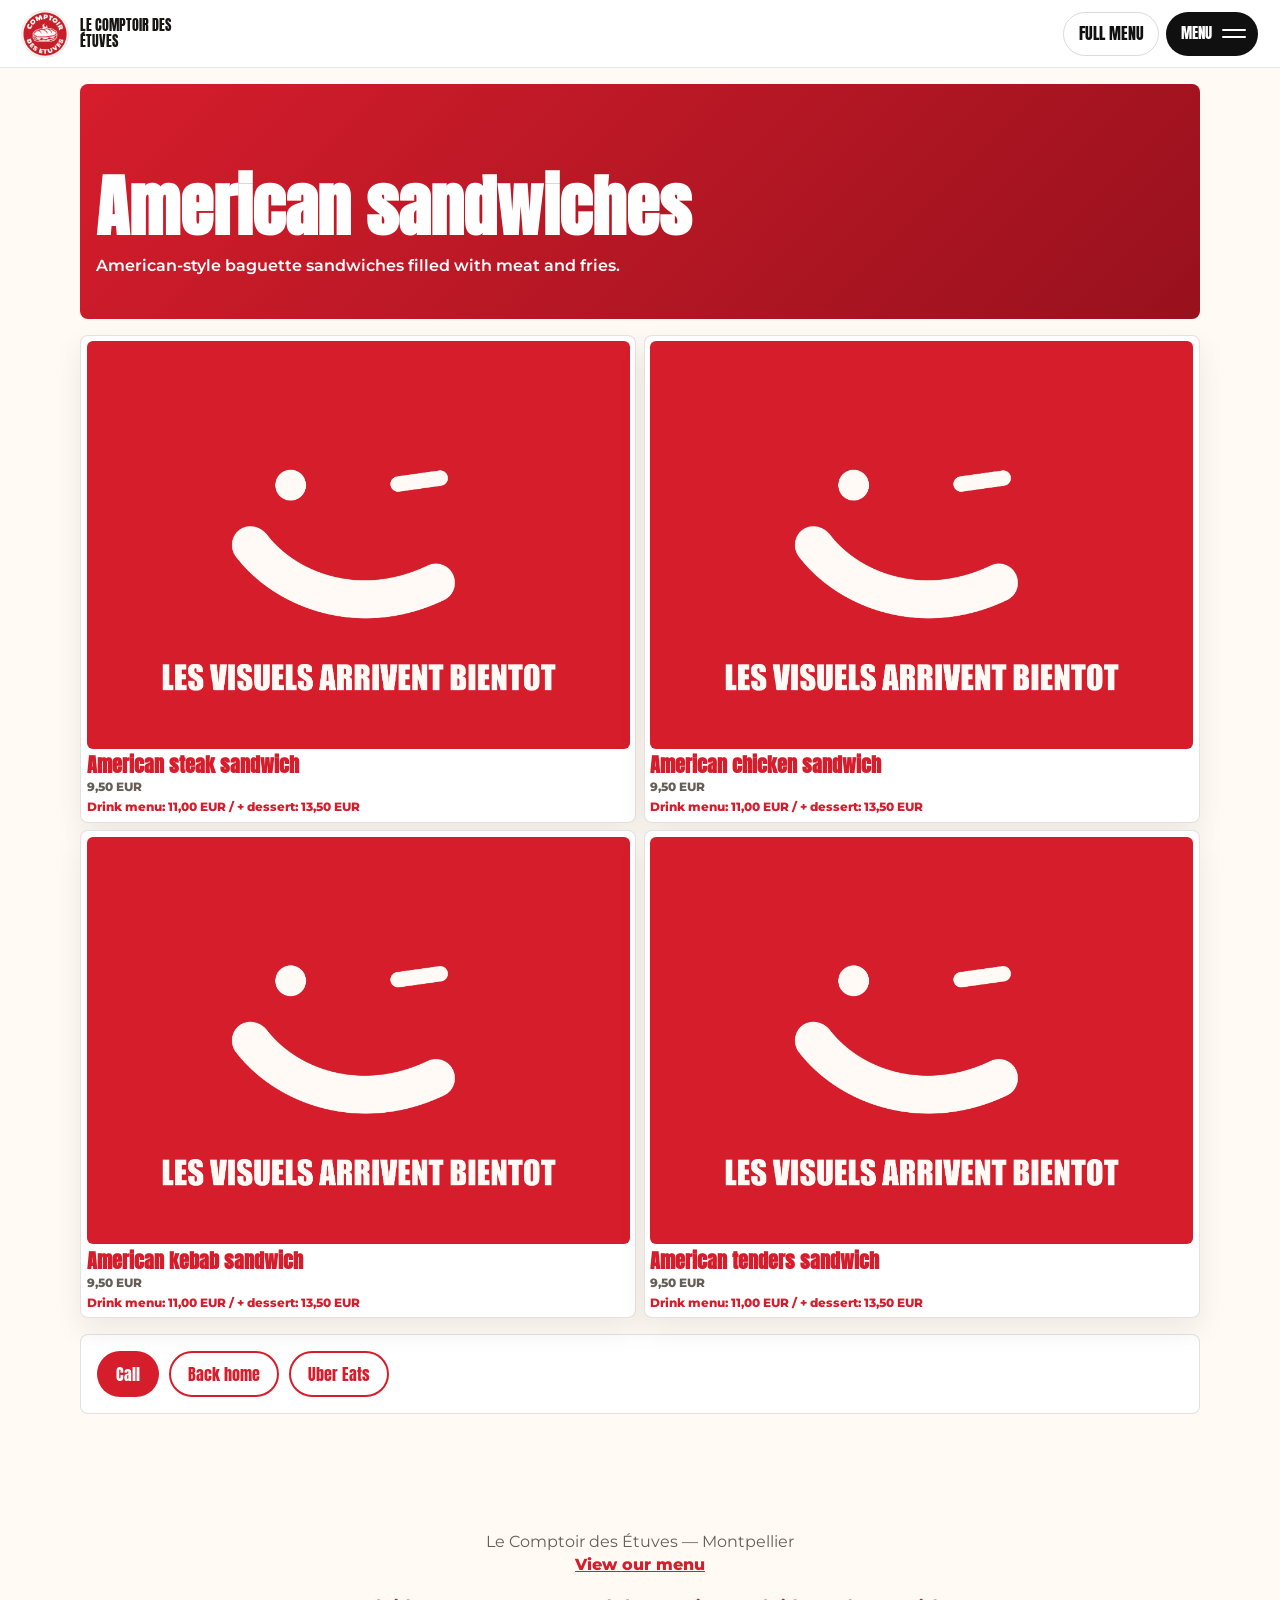
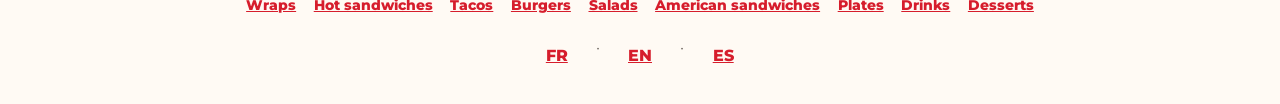
<file: americains.html>
<!doctype html>
<html lang="fr">
<head>
  <meta charset="UTF-8" />
  <meta name="viewport" content="width=device-width, initial-scale=1" />
  <script src="language-redirect.js"></script>
  <title>Am&eacute;ricains &agrave; Montpellier | Le Comptoir des &Eacute;tuves</title>
  <meta name="description" content="Am&eacute;ricains &agrave; Montpellier centre : steak, poulet, kebab ou tenders avec frites. D&eacute;couvre les prix et formules du Comptoir des &Eacute;tuves." />
  <meta name="theme-color" content="#d61d2c" />
  <link rel="canonical" href="https://comptoir-des-etuves.com/americains.html" />
  <link rel="alternate" hreflang="fr" href="https://comptoir-des-etuves.com/americains.html" />
  <link rel="alternate" hreflang="en" href="https://comptoir-des-etuves.com/en/americains.html" />
  <link rel="alternate" hreflang="es" href="https://comptoir-des-etuves.com/es/americains.html" />
  <link rel="alternate" hreflang="x-default" href="https://comptoir-des-etuves.com/americains.html" />
  <meta property="og:type" content="website" />
  <meta property="og:title" content="Am&eacute;ricains &agrave; Montpellier | Le Comptoir des &Eacute;tuves" />
  <meta property="og:description" content="Am&eacute;ricains &agrave; Montpellier centre : steak, poulet, kebab ou tenders avec frites. D&eacute;couvre les prix et formules du Comptoir des &Eacute;tuves." />
  <meta property="og:url" content="https://comptoir-des-etuves.com/americains.html" />
  <meta property="og:image" content="https://comptoir-des-etuves.com/images/visuels-arrivent-bientot.webp" />
  <meta name="twitter:card" content="summary_large_image" />
  <meta name="twitter:title" content="Am&eacute;ricains &agrave; Montpellier | Le Comptoir des &Eacute;tuves" />
  <meta name="twitter:description" content="Am&eacute;ricains &agrave; Montpellier centre : steak, poulet, kebab ou tenders avec frites. D&eacute;couvre les prix et formules du Comptoir des &Eacute;tuves." />
  <meta name="twitter:image" content="https://comptoir-des-etuves.com/images/visuels-arrivent-bientot.webp" />
  <link rel="preconnect" href="https://fonts.googleapis.com" />
  <link rel="preconnect" href="https://fonts.gstatic.com" crossorigin />
  <link href="https://fonts.googleapis.com/css2?family=Anton&family=Montserrat:wght@400;500;600;700;800&display=swap" rel="stylesheet" />
  <link rel="stylesheet" href="styles.css" />
  <link rel="icon" href="favicon.ico" sizes="any" />
  <link rel="icon" type="image/png" href="favicon.png" />
  <link rel="apple-touch-icon" href="favicon.png" />
  <script type="application/ld+json">
  {
    "@context": "https://schema.org",
    "@type": "Menu",
    "@id": "https://comptoir-des-etuves.com/americains.html#menu",
    "name": "Américains",
    "url": "https://comptoir-des-etuves.com/americains.html",
    "hasMenuItem": [
      {
        "@type": "MenuItem",
        "name": "Américain steak",
        "description": "Demi baguette boulanger, frites, steak façon bouchère 120g, oignons confits.",
        "image": "https://comptoir-des-etuves.com/images/visuels-arrivent-bientot.webp",
        "offers": {
          "@type": "Offer",
          "price": "9.50",
          "priceCurrency": "EUR"
        }
      },
      {
        "@type": "MenuItem",
        "name": "Américain poulet",
        "description": "Demi baguette boulanger, frites, blanc de poulet, oignons confits.",
        "image": "https://comptoir-des-etuves.com/images/visuels-arrivent-bientot.webp",
        "offers": {
          "@type": "Offer",
          "price": "9.50",
          "priceCurrency": "EUR"
        }
      },
      {
        "@type": "MenuItem",
        "name": "Américain kebab",
        "description": "Demi baguette boulanger, frites, kebab de poulet, oignons confits.",
        "image": "https://comptoir-des-etuves.com/images/visuels-arrivent-bientot.webp",
        "offers": {
          "@type": "Offer",
          "price": "9.50",
          "priceCurrency": "EUR"
        }
      },
      {
        "@type": "MenuItem",
        "name": "Américain tenders",
        "description": "Demi baguette boulanger, frites, tenders de poulet, oignons confits.",
        "image": "https://comptoir-des-etuves.com/images/visuels-arrivent-bientot.webp",
        "offers": {
          "@type": "Offer",
          "price": "9.50",
          "priceCurrency": "EUR"
        }
      }
    ]
  }
  </script>
</head>
<body class="product-page home category-page">
  <header class="topbar">
    <a class="brand" href="index.html?lang=fr" aria-label="Accueil Le Comptoir des Étuves">
      <img loading="lazy" decoding="async" src="images/logo.webp" alt="Logo Le Comptoir des Étuves" />
      <span>Le Comptoir des Étuves</span>
    </a>
    <div class="topbar-actions">
      <a class="topbar-link" href="index.html?lang=fr#menu">La carte</a>
      <button class="menu-toggle" type="button" aria-controls="siteMenu" aria-expanded="false" aria-label="Ouvrir le menu">
        <span class="menu-toggle-label">Menu</span>
        <span class="menu-toggle-lines" aria-hidden="true"><i></i><i></i></span>
      </button>
    </div>
  </header>
  <nav class="site-menu" id="siteMenu" aria-label="Navigation principale" hidden>
    <div class="site-menu-panel">
      <div class="site-menu-header">
        <a class="brand" href="index.html?lang=fr" aria-label="Accueil Le Comptoir des Étuves">
          <img loading="lazy" decoding="async" src="images/logo.webp" alt="Logo Le Comptoir des Étuves" />
          <span>Le Comptoir des Étuves</span>
        </a>
        <button class="menu-close" type="button" aria-label="Fermer le menu">&times;</button>
      </div>
      <p class="menu-eyebrow">La carte</p>
      <div class="site-menu-links">
        <a href="wraps.html">Wraps</a>
        <a href="sandwichs-chauds.html">Sandwichs chauds</a>
        <a href="tacos.html">Tacos</a>
        <a href="burgers.html">Burgers</a>
        <a href="salades.html">Salades</a>
        <a href="americains.html">Américains</a>
        <a href="assiettes.html">Assiettes</a>
        <a href="boissons.html">Boissons</a>
        <a href="desserts.html">Desserts</a>
      </div>
      <div class="site-menu-footer">
        <a href="index.html?lang=fr#infos">Infos pratiques</a>
        <a class="btn btn-uber-eats" href="https://www.ubereats.com/fr/store/comptoir-des-etuves/ZKupSNvwXZqzl_tochM5Iw?msockid=33f06aeddd2b65fa2c007c70dc0e6430" target="_blank" rel="noopener">Uber Eats</a>
      </div>
    </div>
  </nav>
  <main class="page-main">
    <section class="product-hero wave-section wave-red"><div><h1>Américains</h1><p class="category-intro">Nos américains : des sandwichs en baguette garnis de viande et de frites.</p></div></section>
    <section class="product-grid">
      <article class="product-card" data-menu-price="Menu boisson : 11,00 EUR / + dessert : 13,50 EUR" data-detail="Demi baguette boulanger, frites, steak façon bouchère 120g, oignons confits."><img loading="lazy" decoding="async" src="images/visuels-arrivent-bientot.webp" alt="Américain steak en barquette carton avec serviette rouge" /><h2>Américain steak</h2><p>9,50 EUR</p></article>
      <article class="product-card" data-menu-price="Menu boisson : 11,00 EUR / + dessert : 13,50 EUR" data-detail="Demi baguette boulanger, frites, blanc de poulet, oignons confits."><img loading="lazy" decoding="async" src="images/visuels-arrivent-bientot.webp" alt="Américain poulet en barquette carton avec serviette rouge" /><h2>Américain poulet</h2><p>9,50 EUR</p></article>
      <article class="product-card" data-menu-price="Menu boisson : 11,00 EUR / + dessert : 13,50 EUR" data-detail="Demi baguette boulanger, frites, kebab de poulet, oignons confits."><img loading="lazy" decoding="async" src="images/visuels-arrivent-bientot.webp" alt="Américain kebab en barquette carton avec serviette rouge" /><h2>Américain kebab</h2><p>9,50 EUR</p></article>
      <article class="product-card" data-menu-price="Menu boisson : 11,00 EUR / + dessert : 13,50 EUR" data-detail="Demi baguette boulanger, frites, tenders de poulet, oignons confits."><img loading="lazy" decoding="async" src="images/visuels-arrivent-bientot.webp" alt="Américain tenders en barquette carton avec serviette rouge" /><h2>Américain tenders</h2><p>9,50 EUR</p></article>
    </section>
    <section class="cta-band"><a class="btn btn-primary" href="tel:+33783751334">Appeler</a><a class="btn btn-outline" href="index.html">Retour accueil</a><a class="btn btn-outline" href="https://www.ubereats.com/fr/store/comptoir-des-etuves/ZKupSNvwXZqzl_tochM5Iw?msockid=33f06aeddd2b65fa2c007c70dc0e6430" target="_blank" rel="noopener">Uber Eats</a></section>
  </main>
  <nav class="mobile-actions" aria-label="Actions rapides mobile"><button class="menu-open-btn" type="button" aria-controls="siteMenu">Menu</button><a href="index.html">Accueil</a><a href="tel:+33783751334">Appeler</a><a href="https://www.ubereats.com/fr/store/comptoir-des-etuves/ZKupSNvwXZqzl_tochM5Iw?msockid=33f06aeddd2b65fa2c007c70dc0e6430" target="_blank" rel="noopener">Uber Eats</a></nav>
  <footer class="site-footer"><p>Le Comptoir des Étuves — Montpellier</p><a href="index.html?lang=fr#menu">Voir notre carte</a>
<nav class="footer-categories" aria-label="Nos spécialités"><a href="wraps.html">Wraps</a>
<a href="sandwichs-chauds.html">Sandwichs chauds</a>
<a href="tacos.html">Tacos</a>
<a href="burgers.html">Burgers</a>
<a href="salades.html">Salades</a>
<a href="americains.html">Américains</a>
<a href="assiettes.html">Assiettes</a>
<a href="boissons.html">Boissons</a>
<a href="desserts.html">Desserts</a></nav>
    <nav class="footer-languages" aria-label="Language / Langue / Idioma"><a href="americains.html?lang=fr" hreflang="fr" lang="fr" aria-current="page">FR</a> · <a href="en/americains.html" hreflang="en" lang="en">EN</a> · <a href="es/americains.html" hreflang="es" lang="es">ES</a></nav>
</footer>

  <script src="script.js"></script>
</body>
</html>
</file>
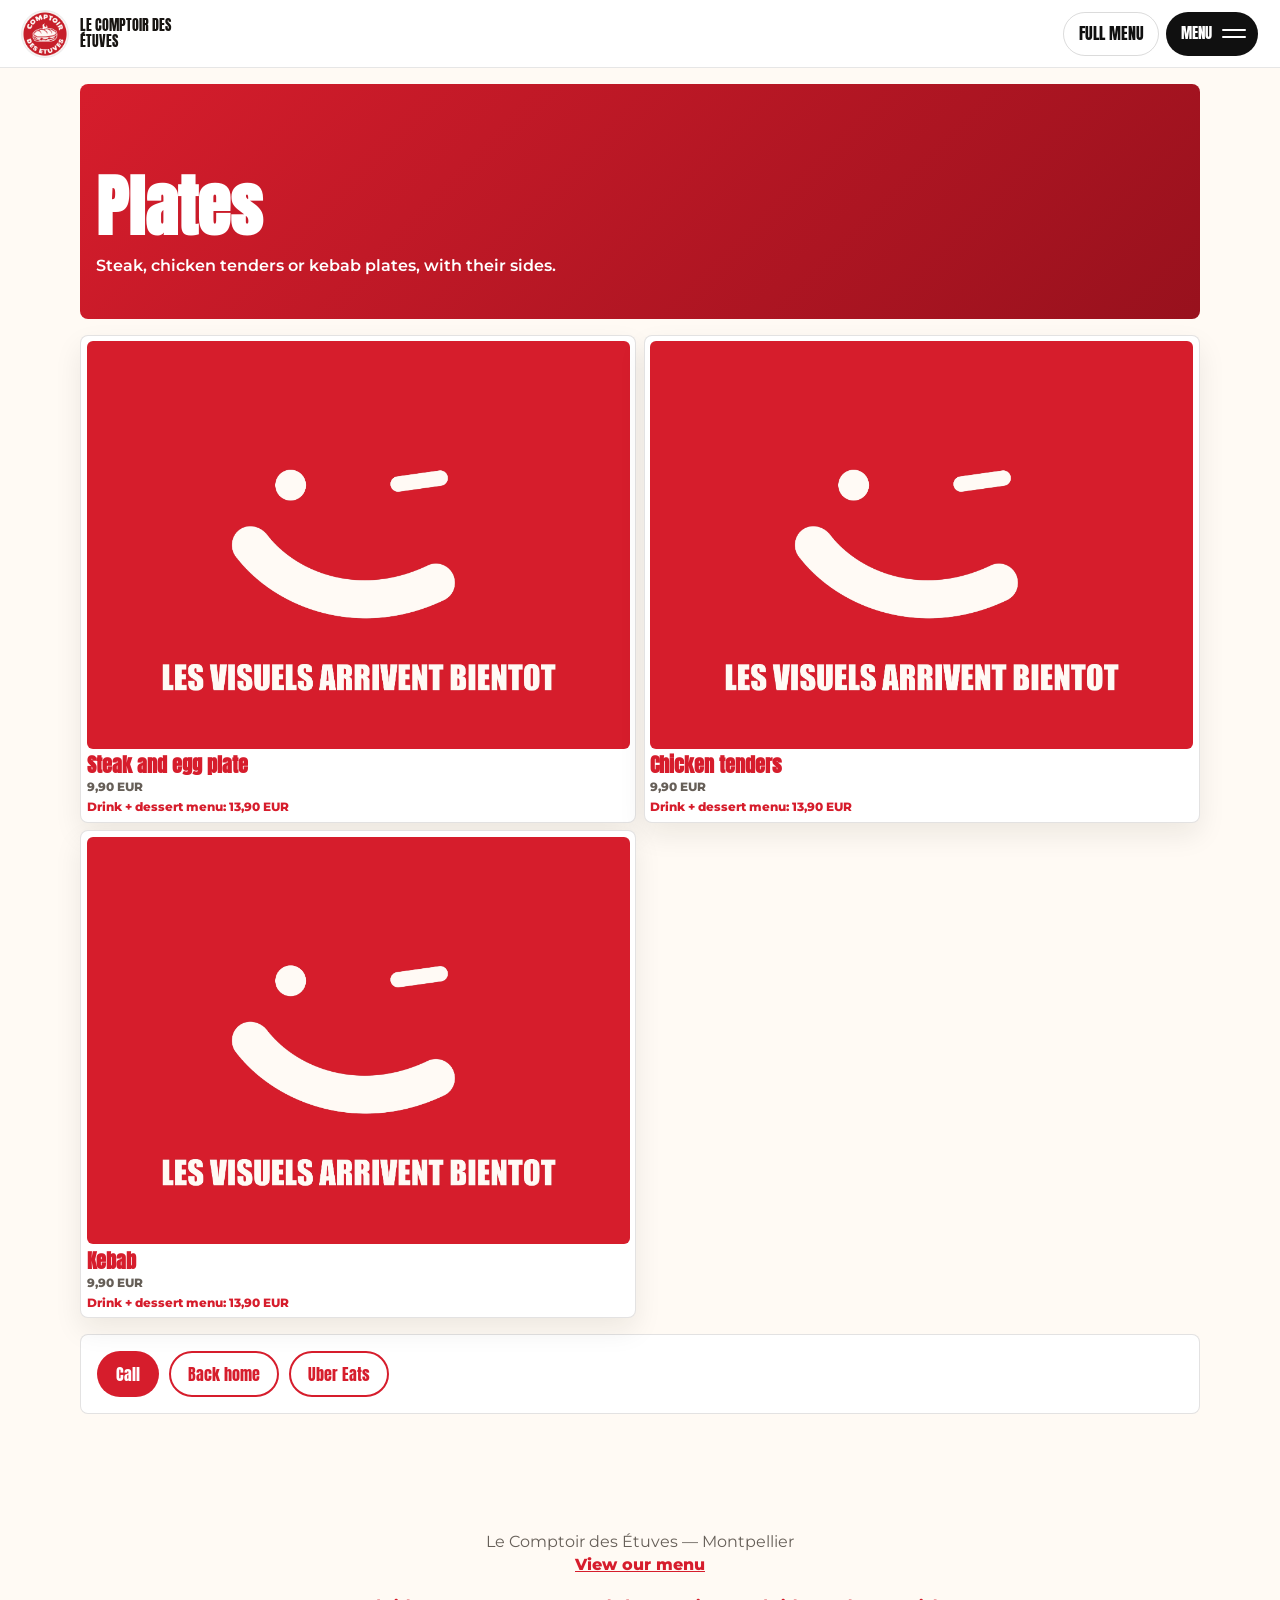
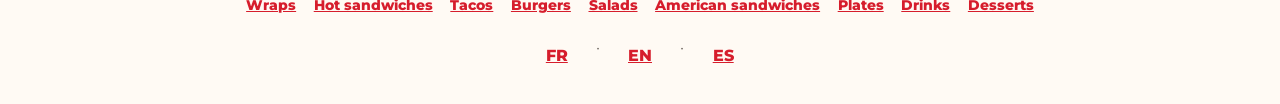
<file: assiettes.html>
<!doctype html>
<html lang="fr">
<head>
  <meta charset="UTF-8" />
  <meta name="viewport" content="width=device-width, initial-scale=1" />
  <script src="language-redirect.js"></script>
  <title>Assiettes snack &agrave; Montpellier | Le Comptoir des &Eacute;tuves</title>
  <meta name="description" content="Assiettes snack &agrave; Montpellier centre : steak &agrave; cheval, poulet tenders ou kebab, avec frites ou l&eacute;gumes. D&eacute;couvre les prix et formules." />
  <meta name="theme-color" content="#d61d2c" />
  <link rel="canonical" href="https://comptoir-des-etuves.com/assiettes.html" />
  <link rel="alternate" hreflang="fr" href="https://comptoir-des-etuves.com/assiettes.html" />
  <link rel="alternate" hreflang="en" href="https://comptoir-des-etuves.com/en/assiettes.html" />
  <link rel="alternate" hreflang="es" href="https://comptoir-des-etuves.com/es/assiettes.html" />
  <link rel="alternate" hreflang="x-default" href="https://comptoir-des-etuves.com/assiettes.html" />
  <meta property="og:type" content="website" />
  <meta property="og:title" content="Assiettes snack &agrave; Montpellier | Le Comptoir des &Eacute;tuves" />
  <meta property="og:description" content="Assiettes snack &agrave; Montpellier centre : steak &agrave; cheval, poulet tenders ou kebab, avec frites ou l&eacute;gumes. D&eacute;couvre les prix et formules." />
  <meta property="og:url" content="https://comptoir-des-etuves.com/assiettes.html" />
  <meta property="og:image" content="https://comptoir-des-etuves.com/images/visuels-arrivent-bientot.webp" />
  <meta name="twitter:card" content="summary_large_image" />
  <meta name="twitter:title" content="Assiettes snack &agrave; Montpellier | Le Comptoir des &Eacute;tuves" />
  <meta name="twitter:description" content="Assiettes snack &agrave; Montpellier centre : steak &agrave; cheval, poulet tenders ou kebab, avec frites ou l&eacute;gumes. D&eacute;couvre les prix et formules." />
  <meta name="twitter:image" content="https://comptoir-des-etuves.com/images/visuels-arrivent-bientot.webp" />
  <link rel="preconnect" href="https://fonts.googleapis.com" />
  <link rel="preconnect" href="https://fonts.gstatic.com" crossorigin />
  <link href="https://fonts.googleapis.com/css2?family=Anton&family=Montserrat:wght@400;500;600;700;800&display=swap" rel="stylesheet" />
  <link rel="stylesheet" href="styles.css" />
  <link rel="icon" href="favicon.ico" sizes="any" />
  <link rel="icon" type="image/png" href="favicon.png" />
  <link rel="apple-touch-icon" href="favicon.png" />
  <script type="application/ld+json">
  {
    "@context": "https://schema.org",
    "@type": "Menu",
    "@id": "https://comptoir-des-etuves.com/assiettes.html#menu",
    "name": "Assiettes",
    "url": "https://comptoir-des-etuves.com/assiettes.html",
    "hasMenuItem": [
      {
        "@type": "MenuItem",
        "name": "Steak à cheval",
        "description": "Steak haché façon bouchère, œuf au plat, oignons, salade composée, frites ou légumes.",
        "image": "https://comptoir-des-etuves.com/images/visuels-arrivent-bientot.webp",
        "offers": {
          "@type": "Offer",
          "price": "9.90",
          "priceCurrency": "EUR"
        }
      },
      {
        "@type": "MenuItem",
        "name": "Poulet tenders",
        "description": "Tenders de poulet panés aux corn flakes, oignons, frites, salade.",
        "image": "https://comptoir-des-etuves.com/images/visuels-arrivent-bientot.webp",
        "offers": {
          "@type": "Offer",
          "price": "9.90",
          "priceCurrency": "EUR"
        }
      },
      {
        "@type": "MenuItem",
        "name": "Kebab",
        "description": "Kebab de poulet émincé, oignons confits, salade composée, frites ou légumes.",
        "image": "https://comptoir-des-etuves.com/images/visuels-arrivent-bientot.webp",
        "offers": {
          "@type": "Offer",
          "price": "9.90",
          "priceCurrency": "EUR"
        }
      }
    ]
  }
  </script>
</head>
<body class="product-page home category-page">
  <header class="topbar">
    <a class="brand" href="index.html?lang=fr" aria-label="Accueil Le Comptoir des Étuves">
      <img loading="lazy" decoding="async" src="images/logo.webp" alt="Logo Le Comptoir des Étuves" />
      <span>Le Comptoir des Étuves</span>
    </a>
    <div class="topbar-actions">
      <a class="topbar-link" href="index.html?lang=fr#menu">La carte</a>
      <button class="menu-toggle" type="button" aria-controls="siteMenu" aria-expanded="false" aria-label="Ouvrir le menu">
        <span class="menu-toggle-label">Menu</span>
        <span class="menu-toggle-lines" aria-hidden="true"><i></i><i></i></span>
      </button>
    </div>
  </header>
  <nav class="site-menu" id="siteMenu" aria-label="Navigation principale" hidden>
    <div class="site-menu-panel">
      <div class="site-menu-header">
        <a class="brand" href="index.html?lang=fr" aria-label="Accueil Le Comptoir des Étuves">
          <img loading="lazy" decoding="async" src="images/logo.webp" alt="Logo Le Comptoir des Étuves" />
          <span>Le Comptoir des Étuves</span>
        </a>
        <button class="menu-close" type="button" aria-label="Fermer le menu">&times;</button>
      </div>
      <p class="menu-eyebrow">La carte</p>
      <div class="site-menu-links">
        <a href="wraps.html">Wraps</a>
        <a href="sandwichs-chauds.html">Sandwichs chauds</a>
        <a href="tacos.html">Tacos</a>
        <a href="burgers.html">Burgers</a>
        <a href="salades.html">Salades</a>
        <a href="americains.html">Américains</a>
        <a href="assiettes.html">Assiettes</a>
        <a href="boissons.html">Boissons</a>
        <a href="desserts.html">Desserts</a>
      </div>
      <div class="site-menu-footer">
        <a href="index.html?lang=fr#infos">Infos pratiques</a>
        <a class="btn btn-uber-eats" href="https://www.ubereats.com/fr/store/comptoir-des-etuves/ZKupSNvwXZqzl_tochM5Iw?msockid=33f06aeddd2b65fa2c007c70dc0e6430" target="_blank" rel="noopener">Uber Eats</a>
      </div>
    </div>
  </nav>
  <main class="page-main">
    <section class="product-hero wave-section wave-red"><div><h1>Assiettes</h1><p class="category-intro">Nos assiettes : steak, tenders ou kebab, avec leurs accompagnements.</p></div></section>
    <section class="product-grid">
      <article class="product-card" data-menu-price="Menu boisson + dessert : 13,90 EUR" data-detail="Steak haché façon bouchère, œuf au plat, oignons, salade composée, frites ou légumes."><img loading="lazy" decoding="async" src="images/visuels-arrivent-bientot.webp" alt="Assiette steak à cheval" /><h2>Steak à cheval</h2><p>9,90 EUR</p></article>
      <article class="product-card" data-menu-price="Menu boisson + dessert : 13,90 EUR" data-detail="Tenders de poulet panés aux corn flakes, oignons, frites, salade."><img loading="lazy" decoding="async" src="images/visuels-arrivent-bientot.webp" alt="Assiette poulet tenders" /><h2>Poulet tenders</h2><p>9,90 EUR</p></article>
      <article class="product-card" data-menu-price="Menu boisson + dessert : 13,90 EUR" data-detail="Kebab de poulet émincé, oignons confits, salade composée, frites ou légumes."><img loading="lazy" decoding="async" src="images/visuels-arrivent-bientot.webp" alt="Assiette kebab" /><h2>Kebab</h2><p>9,90 EUR</p></article>
    </section>
    <section class="cta-band"><a class="btn btn-primary" href="tel:+33783751334">Appeler</a><a class="btn btn-outline" href="index.html">Retour accueil</a><a class="btn btn-outline" href="https://www.ubereats.com/fr/store/comptoir-des-etuves/ZKupSNvwXZqzl_tochM5Iw?msockid=33f06aeddd2b65fa2c007c70dc0e6430" target="_blank" rel="noopener">Uber Eats</a></section>
  </main>
  <nav class="mobile-actions" aria-label="Actions rapides mobile"><button class="menu-open-btn" type="button" aria-controls="siteMenu">Menu</button><a href="index.html">Accueil</a><a href="tel:+33783751334">Appeler</a><a href="https://www.ubereats.com/fr/store/comptoir-des-etuves/ZKupSNvwXZqzl_tochM5Iw?msockid=33f06aeddd2b65fa2c007c70dc0e6430" target="_blank" rel="noopener">Uber Eats</a></nav>
  <footer class="site-footer"><p>Le Comptoir des Étuves — Montpellier</p><a href="index.html?lang=fr#menu">Voir notre carte</a>
<nav class="footer-categories" aria-label="Nos spécialités"><a href="wraps.html">Wraps</a>
<a href="sandwichs-chauds.html">Sandwichs chauds</a>
<a href="tacos.html">Tacos</a>
<a href="burgers.html">Burgers</a>
<a href="salades.html">Salades</a>
<a href="americains.html">Américains</a>
<a href="assiettes.html">Assiettes</a>
<a href="boissons.html">Boissons</a>
<a href="desserts.html">Desserts</a></nav>
    <nav class="footer-languages" aria-label="Language / Langue / Idioma"><a href="assiettes.html?lang=fr" hreflang="fr" lang="fr" aria-current="page">FR</a> · <a href="en/assiettes.html" hreflang="en" lang="en">EN</a> · <a href="es/assiettes.html" hreflang="es" lang="es">ES</a></nav>
</footer>

  <script src="script.js"></script>
</body>
</html>
</file>
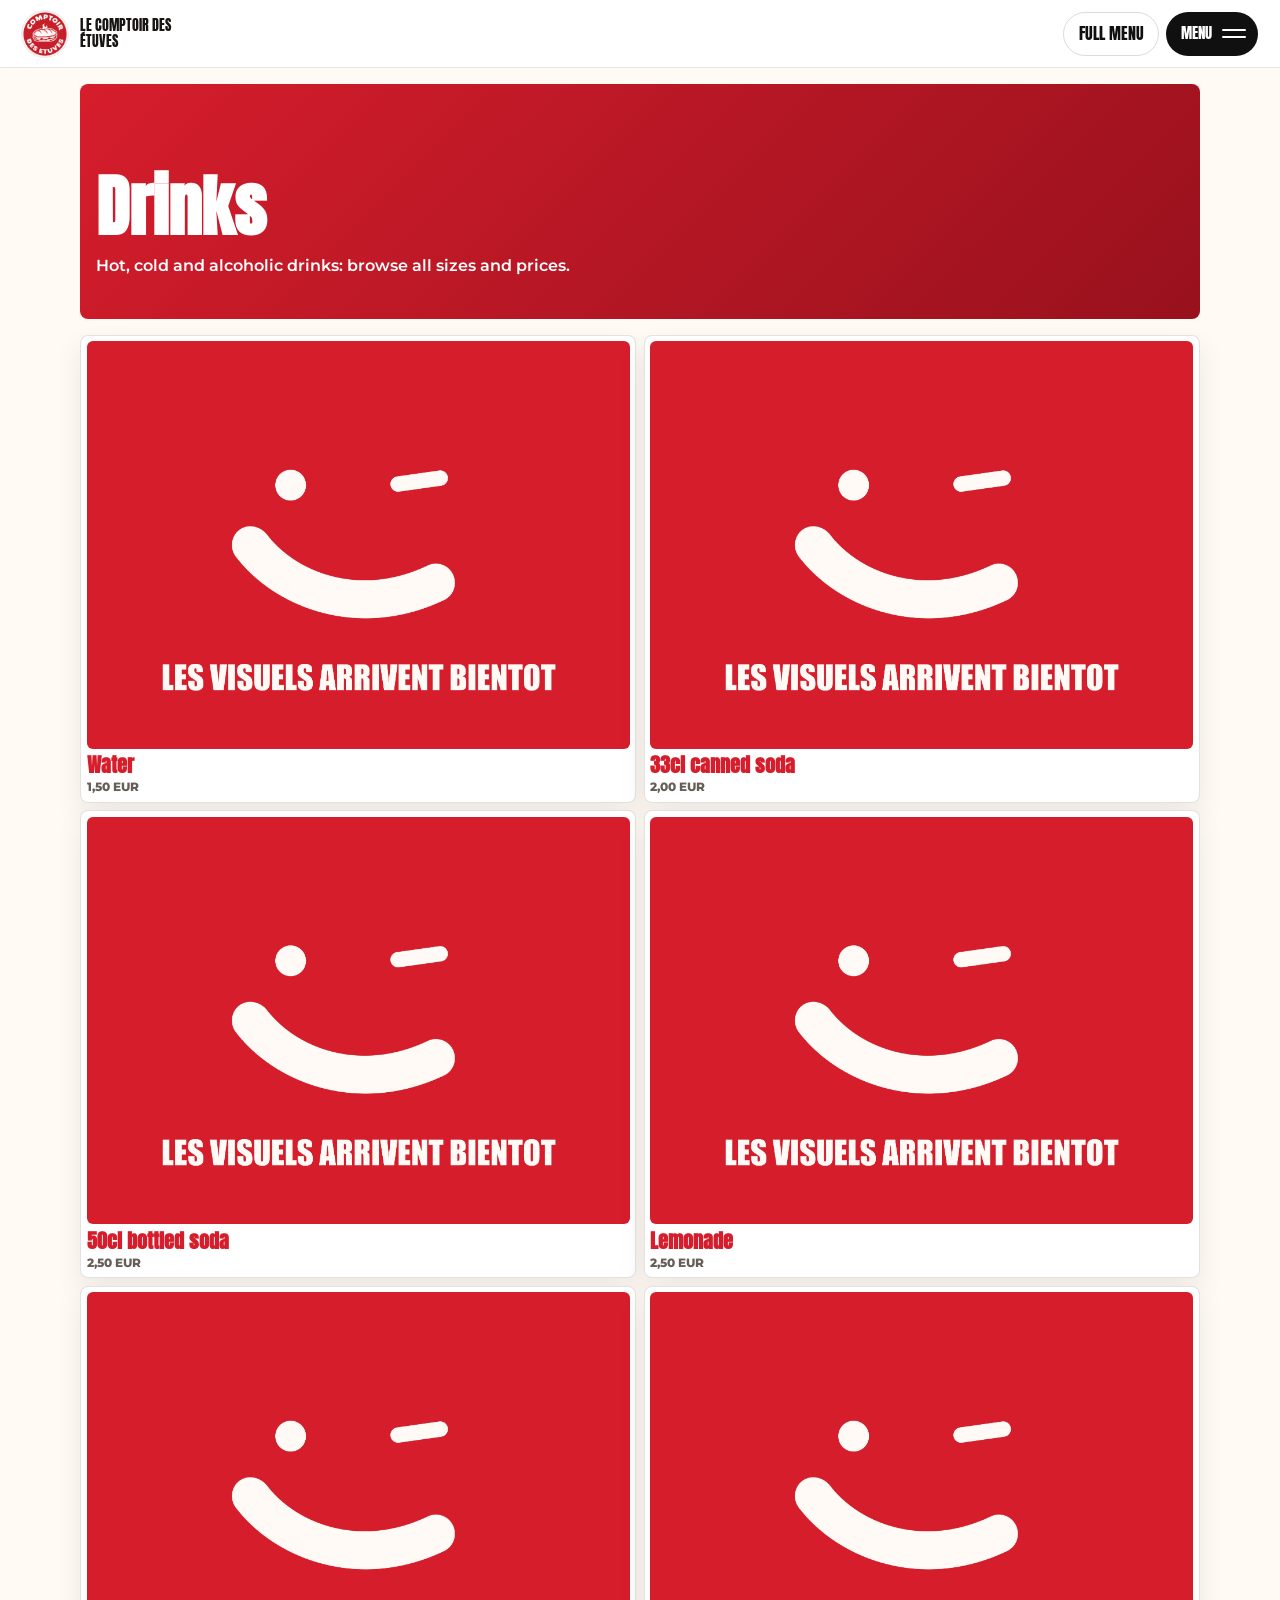
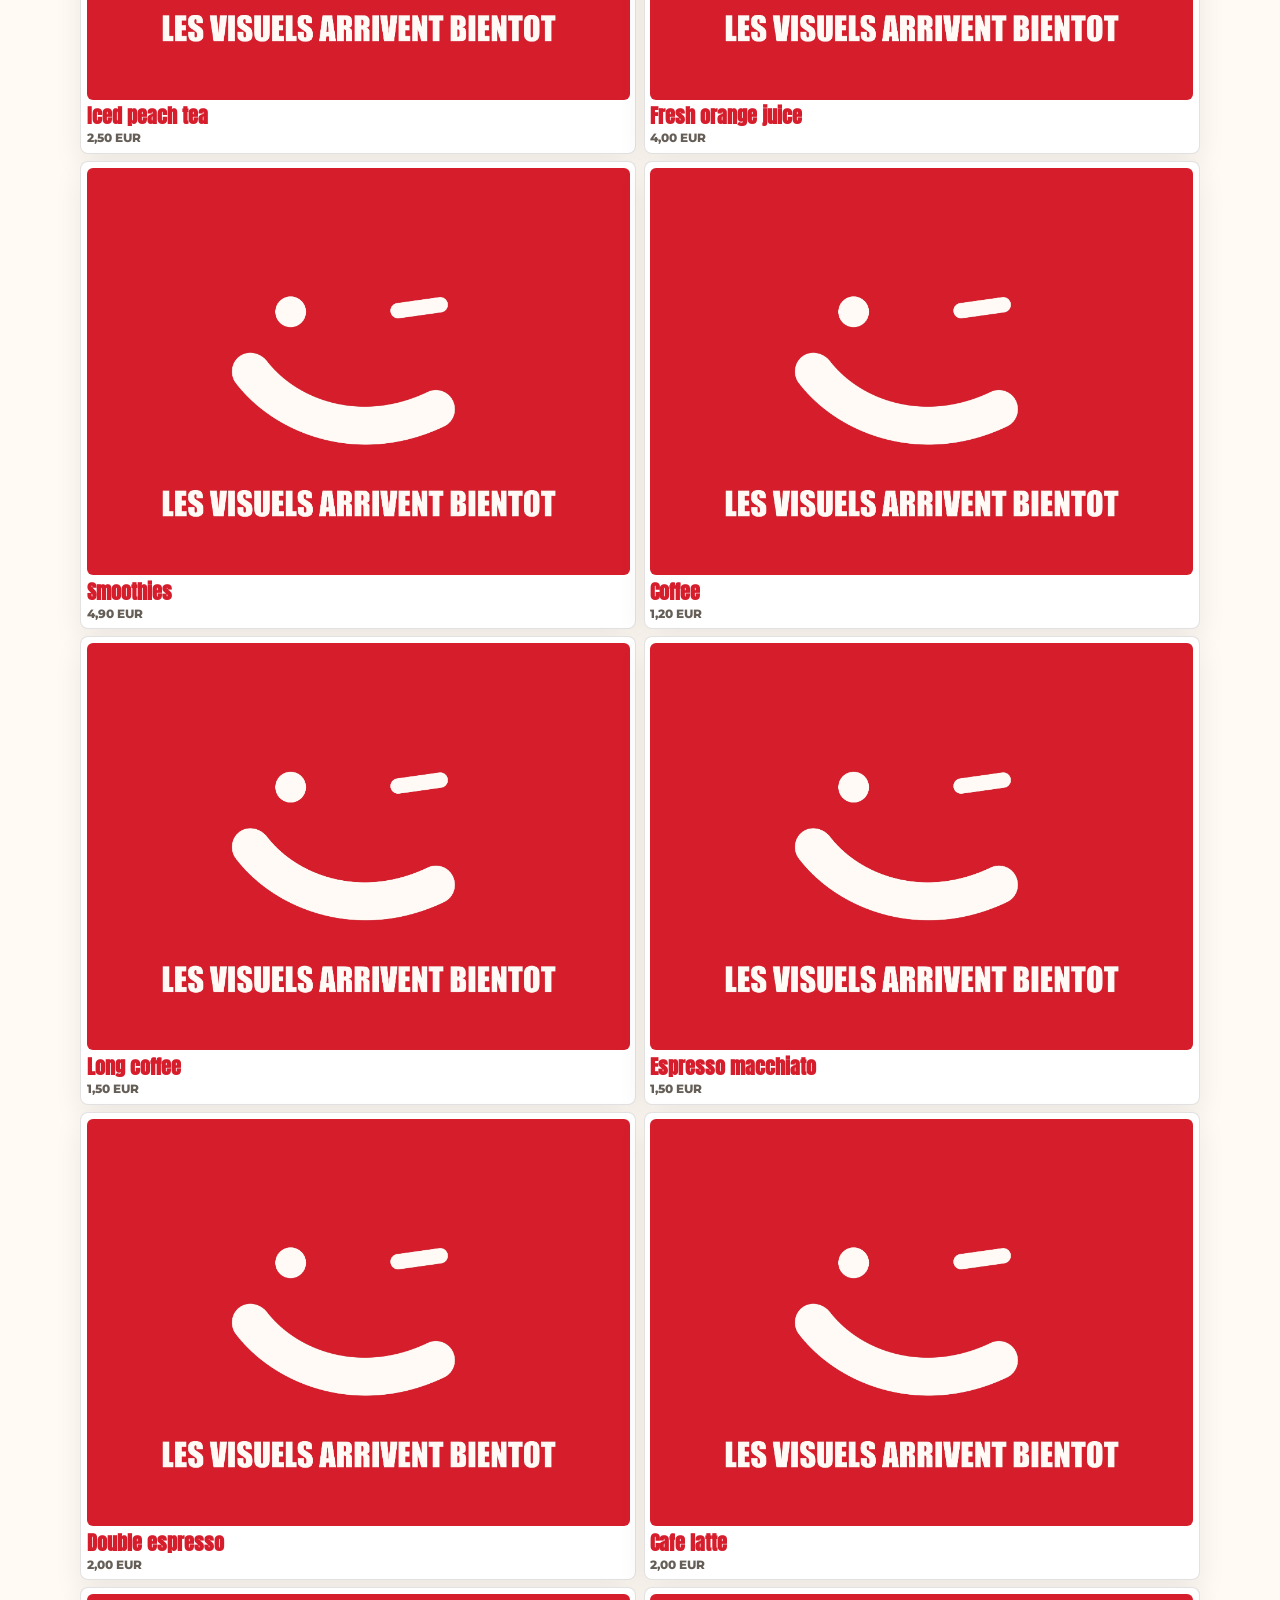
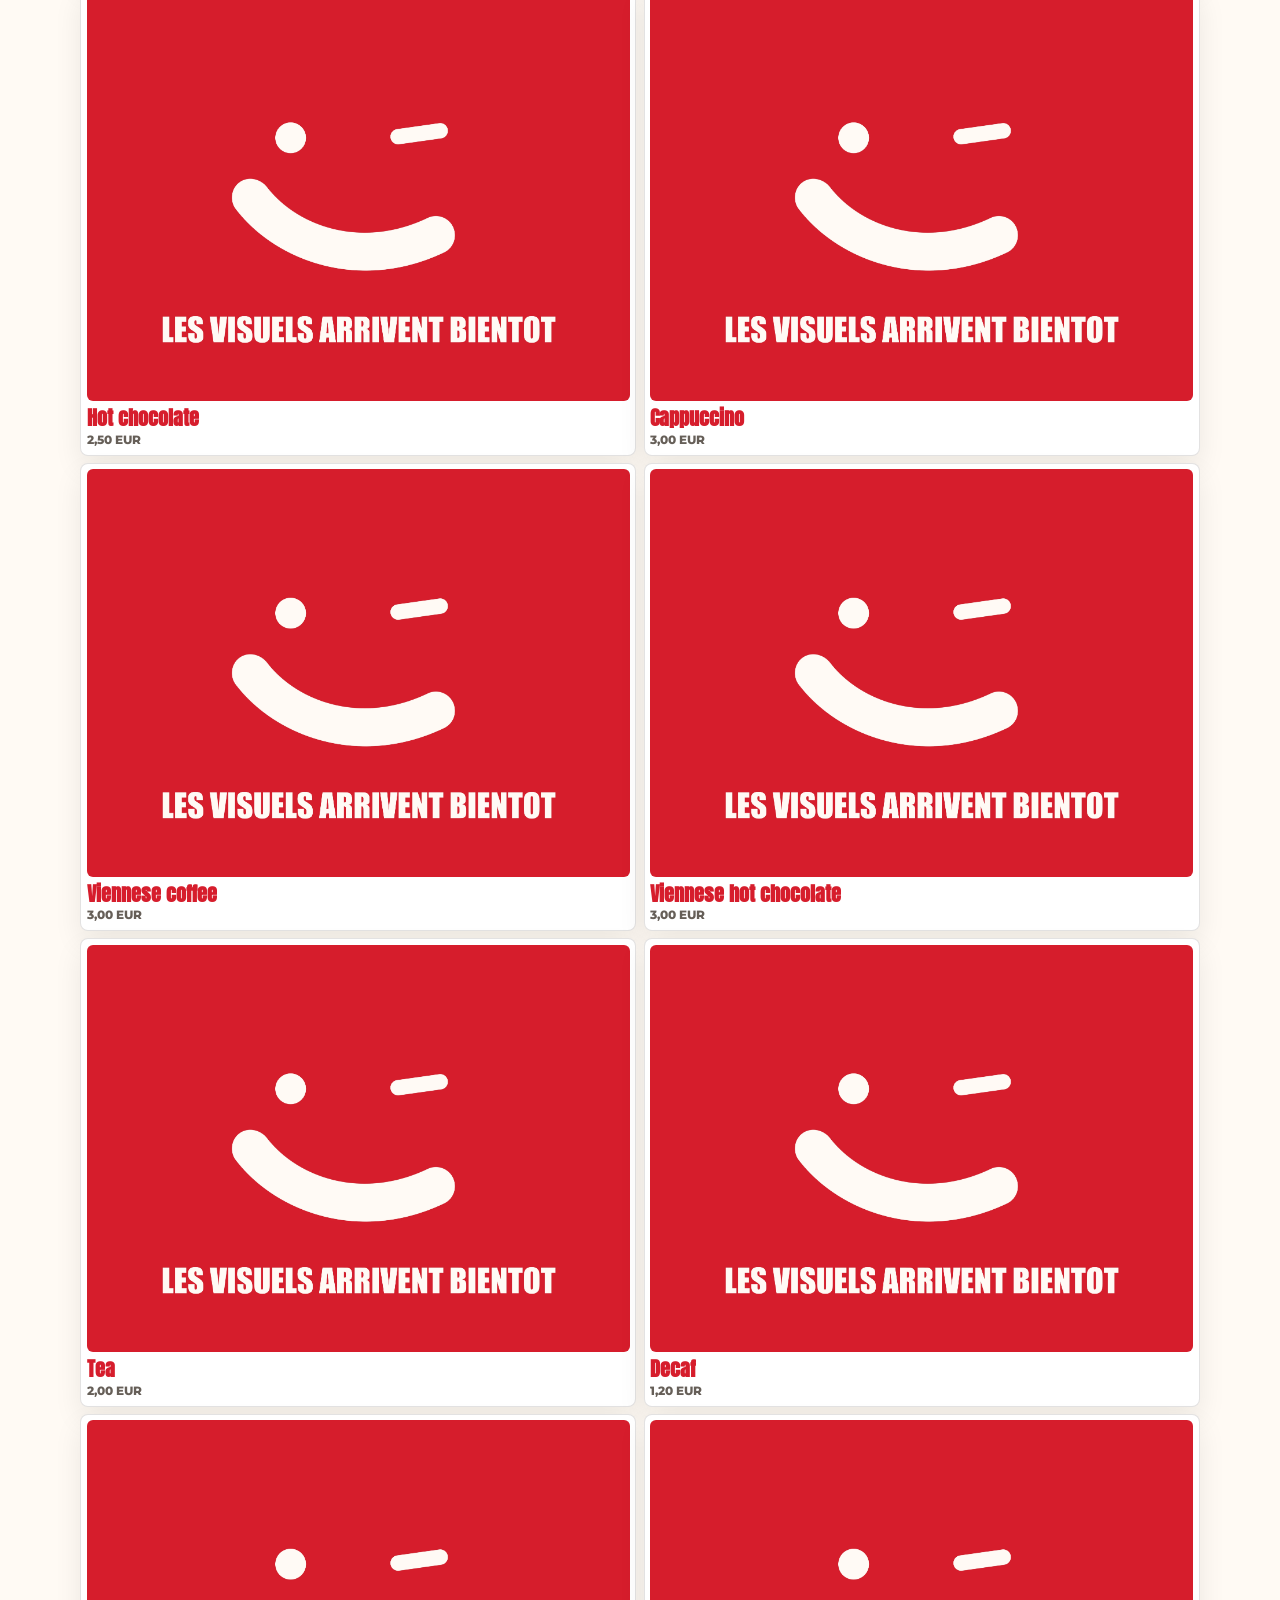
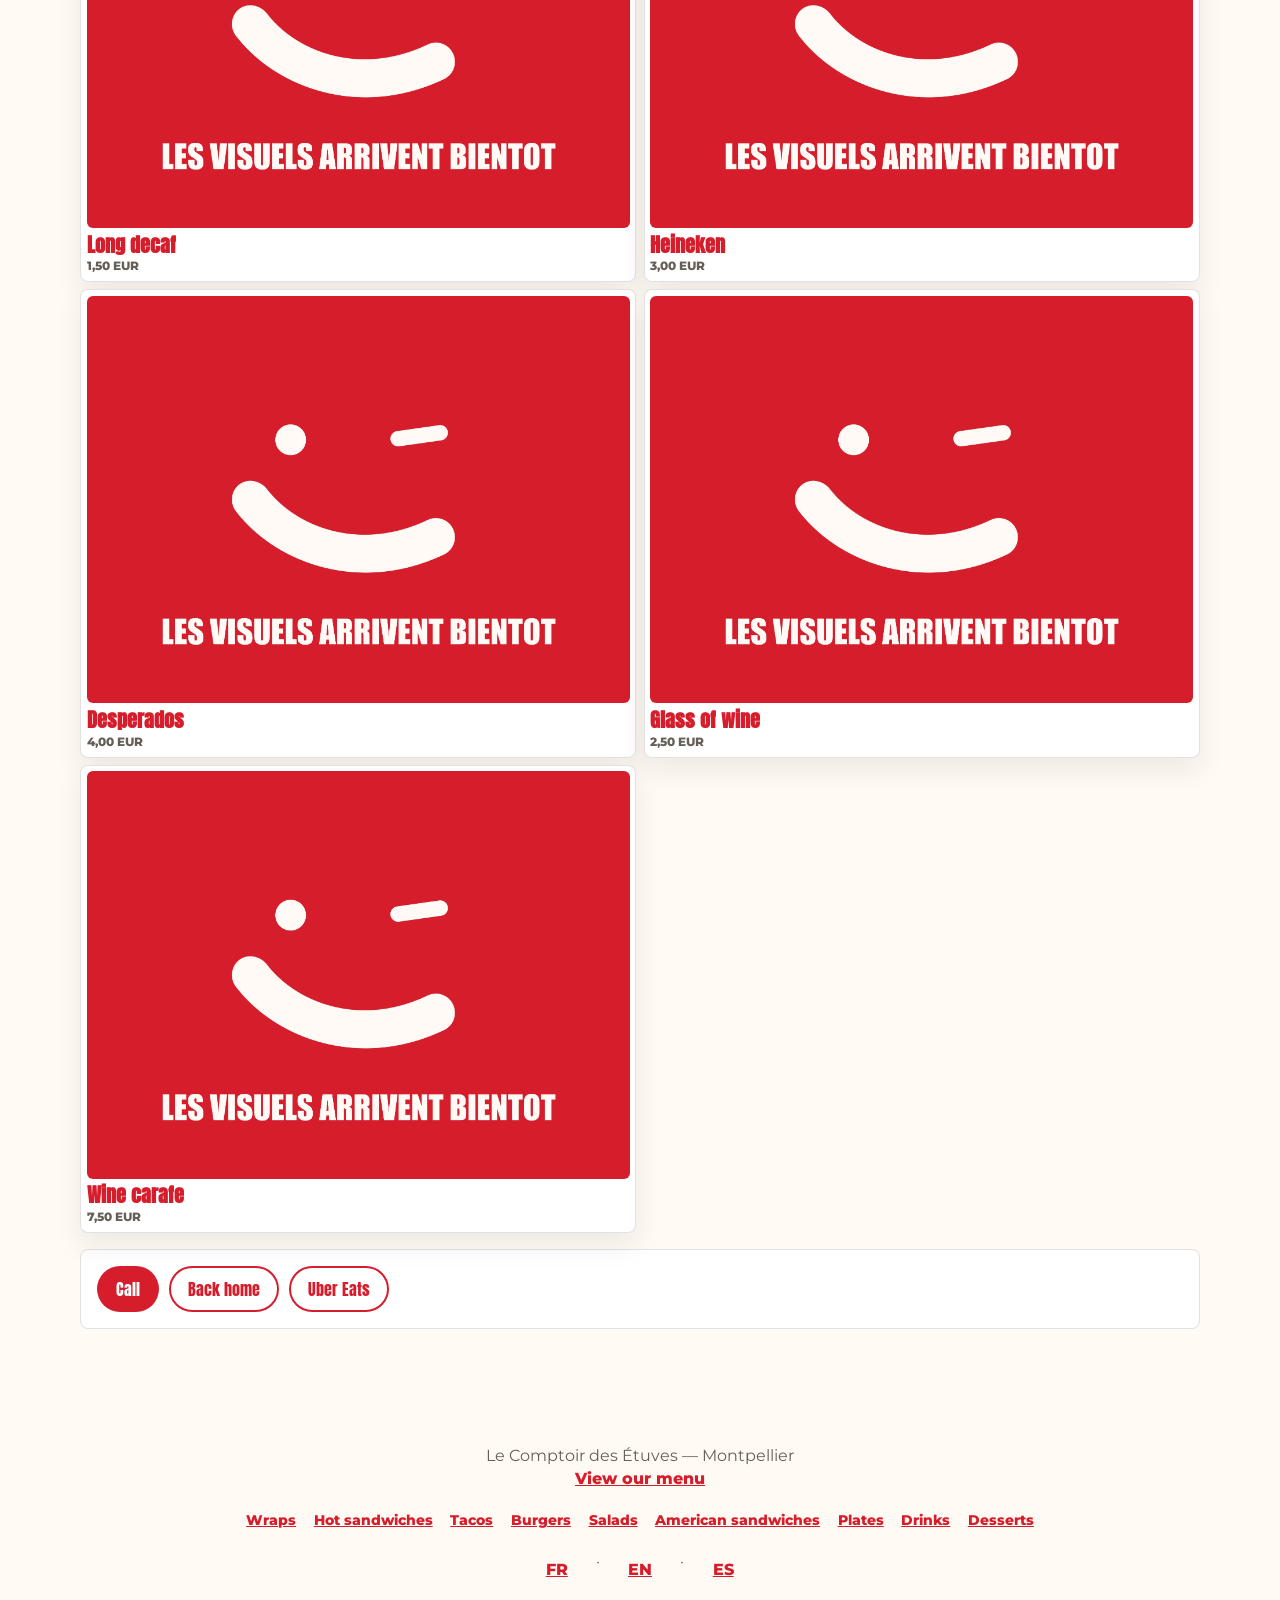
<file: boissons.html>
<!doctype html>
<html lang="fr">
<head>
  <meta charset="UTF-8" />
  <meta name="viewport" content="width=device-width, initial-scale=1" />
  <script src="language-redirect.js"></script>
  <title>Boissons et caf&eacute;s &agrave; Montpellier | Le Comptoir des &Eacute;tuves</title>
  <meta name="description" content="Boissons &agrave; Montpellier centre : caf&eacute;s, th&eacute;s, sodas, jus, smoothies, bi&egrave;res et vin. Consulte les prix du Comptoir des &Eacute;tuves." />
  <meta name="theme-color" content="#d61d2c" />
  <link rel="canonical" href="https://comptoir-des-etuves.com/boissons.html" />
  <link rel="alternate" hreflang="fr" href="https://comptoir-des-etuves.com/boissons.html" />
  <link rel="alternate" hreflang="en" href="https://comptoir-des-etuves.com/en/boissons.html" />
  <link rel="alternate" hreflang="es" href="https://comptoir-des-etuves.com/es/boissons.html" />
  <link rel="alternate" hreflang="x-default" href="https://comptoir-des-etuves.com/boissons.html" />
  <meta property="og:type" content="website" />
  <meta property="og:title" content="Boissons et caf&eacute;s &agrave; Montpellier | Le Comptoir des &Eacute;tuves" />
  <meta property="og:description" content="Boissons &agrave; Montpellier centre : caf&eacute;s, th&eacute;s, sodas, jus, smoothies, bi&egrave;res et vin. Consulte les prix du Comptoir des &Eacute;tuves." />
  <meta property="og:url" content="https://comptoir-des-etuves.com/boissons.html" />
  <meta property="og:image" content="https://comptoir-des-etuves.com/images/visuels-arrivent-bientot.webp" />
  <meta name="twitter:card" content="summary_large_image" />
  <meta name="twitter:title" content="Boissons et caf&eacute;s &agrave; Montpellier | Le Comptoir des &Eacute;tuves" />
  <meta name="twitter:description" content="Boissons &agrave; Montpellier centre : caf&eacute;s, th&eacute;s, sodas, jus, smoothies, bi&egrave;res et vin. Consulte les prix du Comptoir des &Eacute;tuves." />
  <meta name="twitter:image" content="https://comptoir-des-etuves.com/images/visuels-arrivent-bientot.webp" />
  <link rel="preconnect" href="https://fonts.googleapis.com" />
  <link rel="preconnect" href="https://fonts.gstatic.com" crossorigin />
  <link href="https://fonts.googleapis.com/css2?family=Anton&family=Montserrat:wght@400;500;600;700;800&display=swap" rel="stylesheet" />
  <link rel="stylesheet" href="styles.css" />
  <link rel="icon" href="favicon.ico" sizes="any" />
  <link rel="icon" type="image/png" href="favicon.png" />
  <link rel="apple-touch-icon" href="favicon.png" />
  <script type="application/ld+json">
  {
    "@context": "https://schema.org",
    "@type": "Menu",
    "@id": "https://comptoir-des-etuves.com/boissons.html#menu",
    "name": "Boissons",
    "url": "https://comptoir-des-etuves.com/boissons.html",
    "hasMenuItem": [
      {
        "@type": "MenuItem",
        "name": "Eau",
        "description": "Boisson froide.",
        "image": "https://comptoir-des-etuves.com/images/visuels-arrivent-bientot.webp",
        "offers": {
          "@type": "Offer",
          "price": "1.50",
          "priceCurrency": "EUR"
        }
      },
      {
        "@type": "MenuItem",
        "name": "Soda canette 33cl",
        "description": "Soda en canette 33cl.",
        "image": "https://comptoir-des-etuves.com/images/visuels-arrivent-bientot.webp",
        "offers": {
          "@type": "Offer",
          "price": "2.00",
          "priceCurrency": "EUR"
        }
      },
      {
        "@type": "MenuItem",
        "name": "Soda bouteille 50cl",
        "description": "Soda en bouteille 50cl.",
        "image": "https://comptoir-des-etuves.com/images/visuels-arrivent-bientot.webp",
        "offers": {
          "@type": "Offer",
          "price": "2.50",
          "priceCurrency": "EUR"
        }
      },
      {
        "@type": "MenuItem",
        "name": "Citronnade",
        "description": "Boisson fraîche citronnée.",
        "image": "https://comptoir-des-etuves.com/images/visuels-arrivent-bientot.webp",
        "offers": {
          "@type": "Offer",
          "price": "2.50",
          "priceCurrency": "EUR"
        }
      },
      {
        "@type": "MenuItem",
        "name": "Thé pêche glacé",
        "description": "Thé pêche glacé.",
        "image": "https://comptoir-des-etuves.com/images/visuels-arrivent-bientot.webp",
        "offers": {
          "@type": "Offer",
          "price": "2.50",
          "priceCurrency": "EUR"
        }
      },
      {
        "@type": "MenuItem",
        "name": "Jus d'orange pressé",
        "description": "Jus d'orange pressé minute.",
        "image": "https://comptoir-des-etuves.com/images/visuels-arrivent-bientot.webp",
        "offers": {
          "@type": "Offer",
          "price": "4.00",
          "priceCurrency": "EUR"
        }
      },
      {
        "@type": "MenuItem",
        "name": "Smoothies",
        "description": "Smoothie frais.",
        "image": "https://comptoir-des-etuves.com/images/visuels-arrivent-bientot.webp",
        "offers": {
          "@type": "Offer",
          "price": "4.90",
          "priceCurrency": "EUR"
        }
      },
      {
        "@type": "MenuItem",
        "name": "Café",
        "description": "Boisson chaude.",
        "image": "https://comptoir-des-etuves.com/images/visuels-arrivent-bientot.webp",
        "offers": {
          "@type": "Offer",
          "price": "1.20",
          "priceCurrency": "EUR"
        }
      },
      {
        "@type": "MenuItem",
        "name": "Café allongé",
        "description": "Boisson chaude.",
        "image": "https://comptoir-des-etuves.com/images/visuels-arrivent-bientot.webp",
        "offers": {
          "@type": "Offer",
          "price": "1.50",
          "priceCurrency": "EUR"
        }
      },
      {
        "@type": "MenuItem",
        "name": "Noisette",
        "description": "Boisson chaude.",
        "image": "https://comptoir-des-etuves.com/images/visuels-arrivent-bientot.webp",
        "offers": {
          "@type": "Offer",
          "price": "1.50",
          "priceCurrency": "EUR"
        }
      },
      {
        "@type": "MenuItem",
        "name": "Café double",
        "description": "Boisson chaude.",
        "image": "https://comptoir-des-etuves.com/images/visuels-arrivent-bientot.webp",
        "offers": {
          "@type": "Offer",
          "price": "2.00",
          "priceCurrency": "EUR"
        }
      },
      {
        "@type": "MenuItem",
        "name": "Café latte",
        "description": "Boisson chaude.",
        "image": "https://comptoir-des-etuves.com/images/visuels-arrivent-bientot.webp",
        "offers": {
          "@type": "Offer",
          "price": "2.00",
          "priceCurrency": "EUR"
        }
      },
      {
        "@type": "MenuItem",
        "name": "Chocolat chaud",
        "description": "Boisson chaude.",
        "image": "https://comptoir-des-etuves.com/images/visuels-arrivent-bientot.webp",
        "offers": {
          "@type": "Offer",
          "price": "2.50",
          "priceCurrency": "EUR"
        }
      },
      {
        "@type": "MenuItem",
        "name": "Cappuccino",
        "description": "Boisson chaude.",
        "image": "https://comptoir-des-etuves.com/images/visuels-arrivent-bientot.webp",
        "offers": {
          "@type": "Offer",
          "price": "3.00",
          "priceCurrency": "EUR"
        }
      },
      {
        "@type": "MenuItem",
        "name": "Café viennois",
        "description": "Boisson chaude.",
        "image": "https://comptoir-des-etuves.com/images/visuels-arrivent-bientot.webp",
        "offers": {
          "@type": "Offer",
          "price": "3.00",
          "priceCurrency": "EUR"
        }
      },
      {
        "@type": "MenuItem",
        "name": "Chocolat viennois",
        "description": "Boisson chaude.",
        "image": "https://comptoir-des-etuves.com/images/visuels-arrivent-bientot.webp",
        "offers": {
          "@type": "Offer",
          "price": "3.00",
          "priceCurrency": "EUR"
        }
      },
      {
        "@type": "MenuItem",
        "name": "Thé",
        "description": "Boisson chaude.",
        "image": "https://comptoir-des-etuves.com/images/visuels-arrivent-bientot.webp",
        "offers": {
          "@type": "Offer",
          "price": "2.00",
          "priceCurrency": "EUR"
        }
      },
      {
        "@type": "MenuItem",
        "name": "Décaféiné",
        "description": "Boisson chaude.",
        "image": "https://comptoir-des-etuves.com/images/visuels-arrivent-bientot.webp",
        "offers": {
          "@type": "Offer",
          "price": "1.20",
          "priceCurrency": "EUR"
        }
      },
      {
        "@type": "MenuItem",
        "name": "Décaféiné long",
        "description": "Boisson chaude.",
        "image": "https://comptoir-des-etuves.com/images/visuels-arrivent-bientot.webp",
        "offers": {
          "@type": "Offer",
          "price": "1.50",
          "priceCurrency": "EUR"
        }
      },
      {
        "@type": "MenuItem",
        "name": "Heineken",
        "description": "Boisson alcoolisée.",
        "image": "https://comptoir-des-etuves.com/images/visuels-arrivent-bientot.webp",
        "offers": {
          "@type": "Offer",
          "price": "3.00",
          "priceCurrency": "EUR"
        }
      },
      {
        "@type": "MenuItem",
        "name": "Desperados",
        "description": "Boisson alcoolisée.",
        "image": "https://comptoir-des-etuves.com/images/visuels-arrivent-bientot.webp",
        "offers": {
          "@type": "Offer",
          "price": "4.00",
          "priceCurrency": "EUR"
        }
      },
      {
        "@type": "MenuItem",
        "name": "Verre de vin",
        "description": "Boisson alcoolisée.",
        "image": "https://comptoir-des-etuves.com/images/visuels-arrivent-bientot.webp",
        "offers": {
          "@type": "Offer",
          "price": "2.50",
          "priceCurrency": "EUR"
        }
      },
      {
        "@type": "MenuItem",
        "name": "Pichet de vin",
        "description": "Boisson alcoolisée.",
        "image": "https://comptoir-des-etuves.com/images/visuels-arrivent-bientot.webp",
        "offers": {
          "@type": "Offer",
          "price": "7.50",
          "priceCurrency": "EUR"
        }
      }
    ]
  }
  </script>
</head>
<body class="product-page home category-page">
  <header class="topbar">
    <a class="brand" href="index.html?lang=fr" aria-label="Accueil Le Comptoir des Étuves">
      <img loading="lazy" decoding="async" src="images/logo.webp" alt="Logo Le Comptoir des Étuves" />
      <span>Le Comptoir des Étuves</span>
    </a>
    <div class="topbar-actions">
      <a class="topbar-link" href="index.html?lang=fr#menu">La carte</a>
      <button class="menu-toggle" type="button" aria-controls="siteMenu" aria-expanded="false" aria-label="Ouvrir le menu">
        <span class="menu-toggle-label">Menu</span>
        <span class="menu-toggle-lines" aria-hidden="true"><i></i><i></i></span>
      </button>
    </div>
  </header>
  <nav class="site-menu" id="siteMenu" aria-label="Navigation principale" hidden>
    <div class="site-menu-panel">
      <div class="site-menu-header">
        <a class="brand" href="index.html?lang=fr" aria-label="Accueil Le Comptoir des Étuves">
          <img loading="lazy" decoding="async" src="images/logo.webp" alt="Logo Le Comptoir des Étuves" />
          <span>Le Comptoir des Étuves</span>
        </a>
        <button class="menu-close" type="button" aria-label="Fermer le menu">&times;</button>
      </div>
      <p class="menu-eyebrow">La carte</p>
      <div class="site-menu-links">
        <a href="wraps.html">Wraps</a>
        <a href="sandwichs-chauds.html">Sandwichs chauds</a>
        <a href="tacos.html">Tacos</a>
        <a href="burgers.html">Burgers</a>
        <a href="salades.html">Salades</a>
        <a href="americains.html">Américains</a>
        <a href="assiettes.html">Assiettes</a>
        <a href="boissons.html">Boissons</a>
        <a href="desserts.html">Desserts</a>
      </div>
      <div class="site-menu-footer">
        <a href="index.html?lang=fr#infos">Infos pratiques</a>
        <a class="btn btn-uber-eats" href="https://www.ubereats.com/fr/store/comptoir-des-etuves/ZKupSNvwXZqzl_tochM5Iw?msockid=33f06aeddd2b65fa2c007c70dc0e6430" target="_blank" rel="noopener">Uber Eats</a>
      </div>
    </div>
  </nav>
  <main class="page-main">
    <section class="product-hero wave-section wave-red"><div><h1>Boissons</h1><p class="category-intro">Boissons chaudes, fraîches et alcoolisées : tous les formats et prix de notre carte.</p></div></section>
    <section class="product-grid">
      <article class="product-card" data-detail="Boisson froide."><img loading="lazy" decoding="async" src="images/visuels-arrivent-bientot.webp" alt="Eau" /><h2>Eau</h2><p>1,50 EUR</p></article>
      <article class="product-card" data-detail="Soda en canette 33cl."><img loading="lazy" decoding="async" src="images/visuels-arrivent-bientot.webp" alt="Soda canette 33cl" /><h2>Soda canette 33cl</h2><p>2,00 EUR</p></article>
      <article class="product-card" data-detail="Soda en bouteille 50cl."><img loading="lazy" decoding="async" src="images/visuels-arrivent-bientot.webp" alt="Soda bouteille 50cl" /><h2>Soda bouteille 50cl</h2><p>2,50 EUR</p></article>
      <article class="product-card" data-detail="Boisson fraîche citronnée."><img loading="lazy" decoding="async" src="images/visuels-arrivent-bientot.webp" alt="Citronnade" /><h2>Citronnade</h2><p>2,50 EUR</p></article>
      <article class="product-card" data-detail="Thé pêche glacé."><img loading="lazy" decoding="async" src="images/visuels-arrivent-bientot.webp" alt="Thé pêche glacé" /><h2>Thé pêche glacé</h2><p>2,50 EUR</p></article>
      <article class="product-card" data-detail="Jus d'orange pressé minute."><img loading="lazy" decoding="async" src="images/visuels-arrivent-bientot.webp" alt="Jus d'orange pressé" /><h2>Jus d'orange pressé</h2><p>4,00 EUR</p></article>
      <article class="product-card" data-detail="Smoothie frais."><img loading="lazy" decoding="async" src="images/visuels-arrivent-bientot.webp" alt="Smoothies" /><h2>Smoothies</h2><p>4,90 EUR</p></article>
      <article class="product-card" data-detail="Boisson chaude."><img loading="lazy" decoding="async" src="images/visuels-arrivent-bientot.webp" alt="Café" /><h2>Café</h2><p>1,20 EUR</p></article>
      <article class="product-card" data-detail="Boisson chaude."><img loading="lazy" decoding="async" src="images/visuels-arrivent-bientot.webp" alt="Café allongé" /><h2>Café allongé</h2><p>1,50 EUR</p></article>
      <article class="product-card" data-detail="Boisson chaude."><img loading="lazy" decoding="async" src="images/visuels-arrivent-bientot.webp" alt="Noisette" /><h2>Noisette</h2><p>1,50 EUR</p></article>
      <article class="product-card" data-detail="Boisson chaude."><img loading="lazy" decoding="async" src="images/visuels-arrivent-bientot.webp" alt="Café double" /><h2>Café double</h2><p>2,00 EUR</p></article>
      <article class="product-card" data-detail="Boisson chaude."><img loading="lazy" decoding="async" src="images/visuels-arrivent-bientot.webp" alt="Café latte" /><h2>Café latte</h2><p>2,00 EUR</p></article>
      <article class="product-card" data-detail="Boisson chaude."><img loading="lazy" decoding="async" src="images/visuels-arrivent-bientot.webp" alt="Chocolat chaud" /><h2>Chocolat chaud</h2><p>2,50 EUR</p></article>
      <article class="product-card" data-detail="Boisson chaude."><img loading="lazy" decoding="async" src="images/visuels-arrivent-bientot.webp" alt="Cappuccino" /><h2>Cappuccino</h2><p>3,00 EUR</p></article>
      <article class="product-card" data-detail="Boisson chaude."><img loading="lazy" decoding="async" src="images/visuels-arrivent-bientot.webp" alt="Café viennois" /><h2>Café viennois</h2><p>3,00 EUR</p></article>
      <article class="product-card" data-detail="Boisson chaude."><img loading="lazy" decoding="async" src="images/visuels-arrivent-bientot.webp" alt="Chocolat viennois" /><h2>Chocolat viennois</h2><p>3,00 EUR</p></article>
      <article class="product-card" data-detail="Boisson chaude."><img loading="lazy" decoding="async" src="images/visuels-arrivent-bientot.webp" alt="Thé" /><h2>Thé</h2><p>2,00 EUR</p></article>
      <article class="product-card" data-detail="Boisson chaude."><img loading="lazy" decoding="async" src="images/visuels-arrivent-bientot.webp" alt="Décaféiné" /><h2>Décaféiné</h2><p>1,20 EUR</p></article>
      <article class="product-card" data-detail="Boisson chaude."><img loading="lazy" decoding="async" src="images/visuels-arrivent-bientot.webp" alt="Décaféiné long" /><h2>Décaféiné long</h2><p>1,50 EUR</p></article>
      <article class="product-card" data-detail="Boisson alcoolisée."><img loading="lazy" decoding="async" src="images/visuels-arrivent-bientot.webp" alt="Heineken" /><h2>Heineken</h2><p>3,00 EUR</p></article>
      <article class="product-card" data-detail="Boisson alcoolisée."><img loading="lazy" decoding="async" src="images/visuels-arrivent-bientot.webp" alt="Desperados" /><h2>Desperados</h2><p>4,00 EUR</p></article>
      <article class="product-card" data-detail="Boisson alcoolisée."><img loading="lazy" decoding="async" src="images/visuels-arrivent-bientot.webp" alt="Verre de vin" /><h2>Verre de vin</h2><p>2,50 EUR</p></article>
      <article class="product-card" data-detail="Boisson alcoolisée."><img loading="lazy" decoding="async" src="images/visuels-arrivent-bientot.webp" alt="Pichet de vin" /><h2>Pichet de vin</h2><p>7,50 EUR</p></article>
    </section>
    <section class="cta-band"><a class="btn btn-primary" href="tel:+33783751334">Appeler</a><a class="btn btn-outline" href="index.html">Retour accueil</a><a class="btn btn-outline" href="https://www.ubereats.com/fr/store/comptoir-des-etuves/ZKupSNvwXZqzl_tochM5Iw?msockid=33f06aeddd2b65fa2c007c70dc0e6430" target="_blank" rel="noopener">Uber Eats</a></section>
  </main>
  <nav class="mobile-actions" aria-label="Actions rapides mobile"><button class="menu-open-btn" type="button" aria-controls="siteMenu">Menu</button><a href="index.html">Accueil</a><a href="desserts.html">Desserts</a><a href="tel:+33783751334">Appeler</a><a href="https://www.ubereats.com/fr/store/comptoir-des-etuves/ZKupSNvwXZqzl_tochM5Iw?msockid=33f06aeddd2b65fa2c007c70dc0e6430" target="_blank" rel="noopener">Uber Eats</a></nav>
  <footer class="site-footer"><p>Le Comptoir des Étuves — Montpellier</p><a href="index.html?lang=fr#menu">Voir notre carte</a>
<nav class="footer-categories" aria-label="Nos spécialités"><a href="wraps.html">Wraps</a>
<a href="sandwichs-chauds.html">Sandwichs chauds</a>
<a href="tacos.html">Tacos</a>
<a href="burgers.html">Burgers</a>
<a href="salades.html">Salades</a>
<a href="americains.html">Américains</a>
<a href="assiettes.html">Assiettes</a>
<a href="boissons.html">Boissons</a>
<a href="desserts.html">Desserts</a></nav>
    <nav class="footer-languages" aria-label="Language / Langue / Idioma"><a href="boissons.html?lang=fr" hreflang="fr" lang="fr" aria-current="page">FR</a> · <a href="en/boissons.html" hreflang="en" lang="en">EN</a> · <a href="es/boissons.html" hreflang="es" lang="es">ES</a></nav>
</footer>

  <script src="script.js"></script>
</body>
</html>
</file>
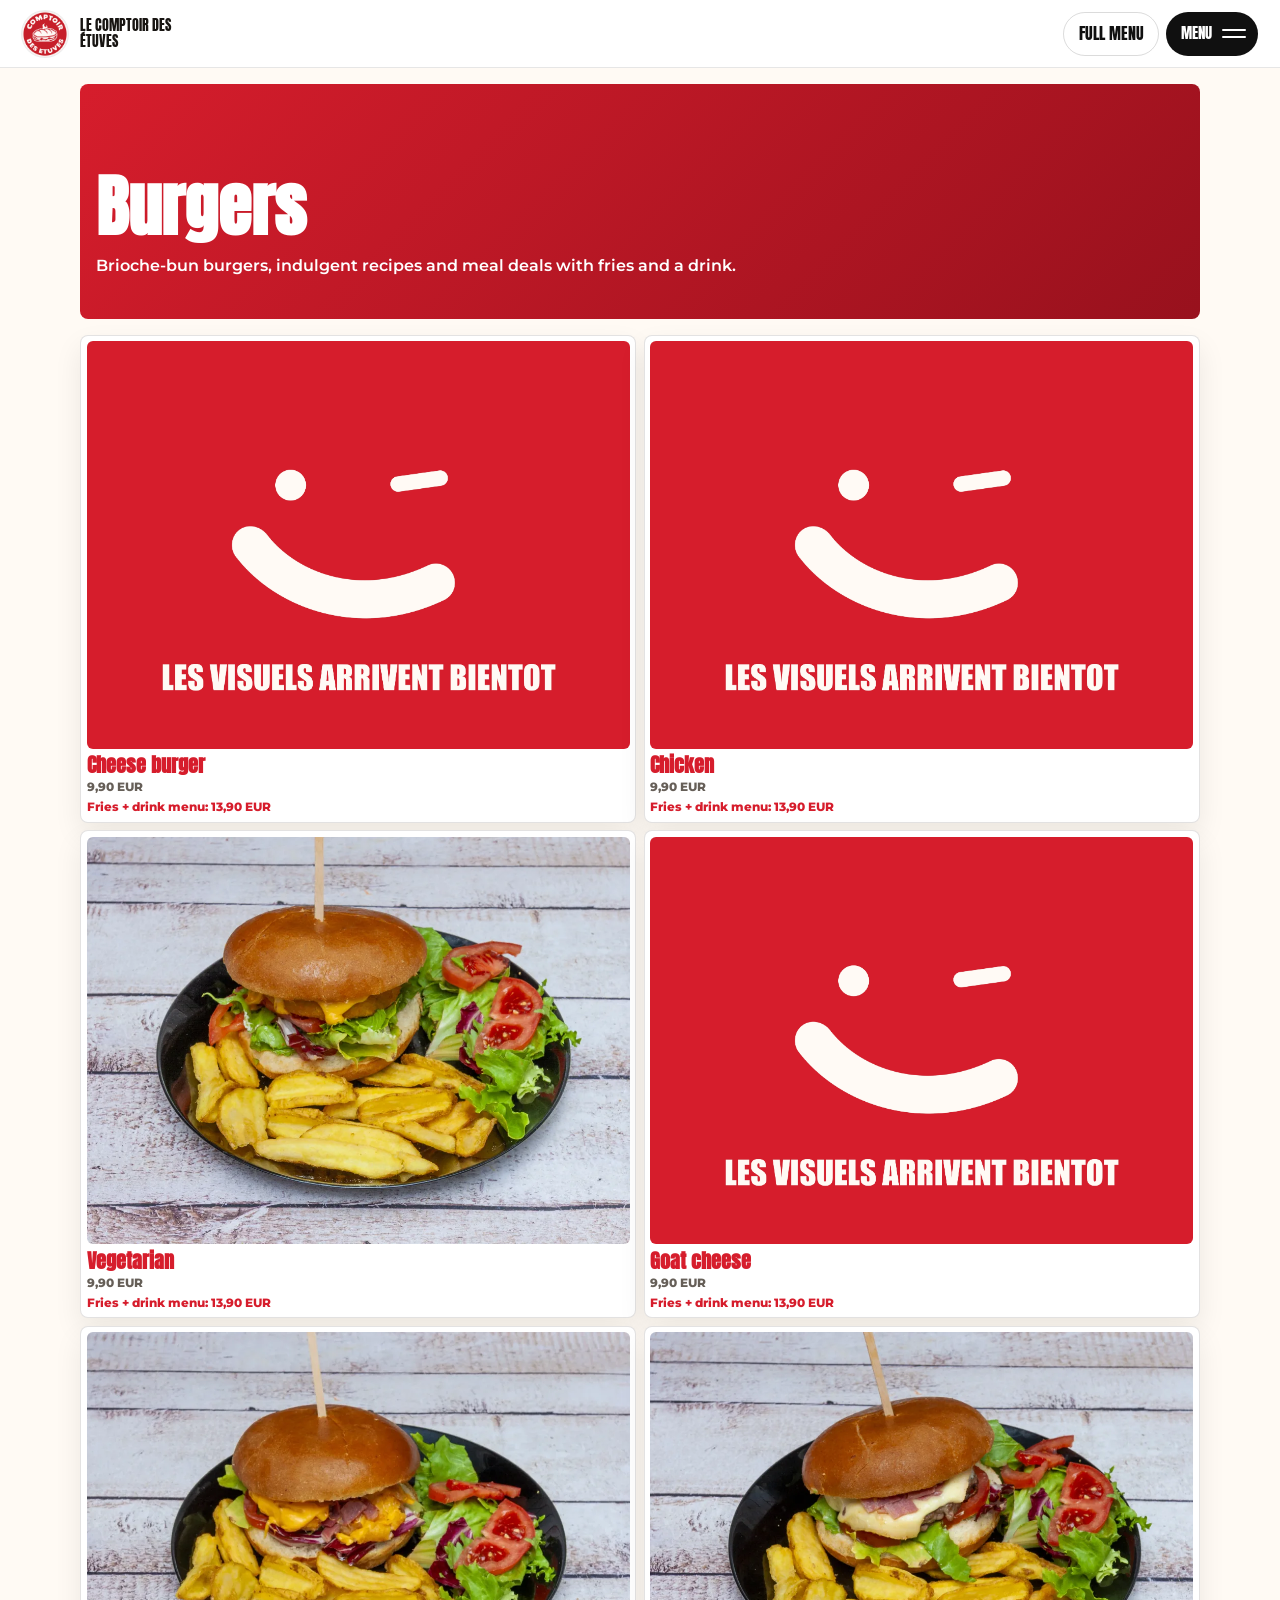
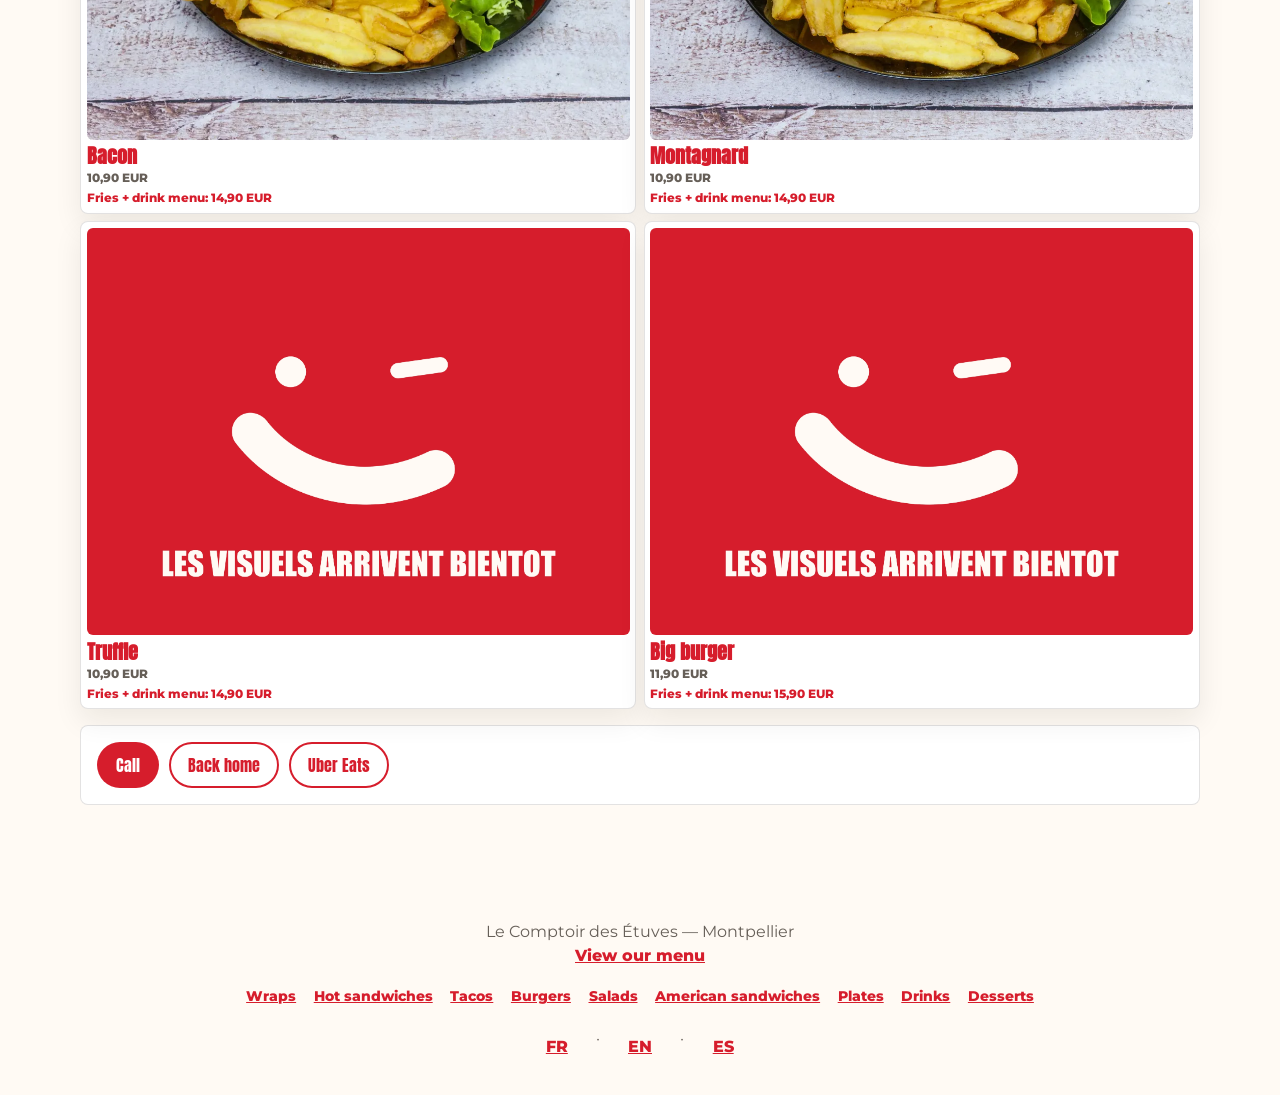
<file: burgers.html>
<!doctype html>
<html lang="fr">
<head>
  <meta charset="UTF-8" />
  <meta name="viewport" content="width=device-width, initial-scale=1" />
  <script src="language-redirect.js"></script>
  <title>Burgers &agrave; Montpellier | Le Comptoir des &Eacute;tuves</title>
  <meta name="description" content="Burgers &agrave; Montpellier centre : cheese, chicken, veggie, ch&egrave;vre, bacon, montagnard, truffe ou big burger. Prix et formules sur la carte." />
  <meta name="theme-color" content="#d61d2c" />
  <link rel="canonical" href="https://comptoir-des-etuves.com/burgers.html" />
  <link rel="alternate" hreflang="fr" href="https://comptoir-des-etuves.com/burgers.html" />
  <link rel="alternate" hreflang="en" href="https://comptoir-des-etuves.com/en/burgers.html" />
  <link rel="alternate" hreflang="es" href="https://comptoir-des-etuves.com/es/burgers.html" />
  <link rel="alternate" hreflang="x-default" href="https://comptoir-des-etuves.com/burgers.html" />
  <meta property="og:type" content="website" />
  <meta property="og:title" content="Burgers &agrave; Montpellier | Le Comptoir des &Eacute;tuves" />
  <meta property="og:description" content="Burgers &agrave; Montpellier centre : cheese, chicken, veggie, ch&egrave;vre, bacon, montagnard, truffe ou big burger. Prix et formules sur la carte." />
  <meta property="og:url" content="https://comptoir-des-etuves.com/burgers.html" />
  <meta property="og:image" content="https://comptoir-des-etuves.com/images/visuels-arrivent-bientot.webp" />
  <meta name="twitter:card" content="summary_large_image" />
  <meta name="twitter:title" content="Burgers &agrave; Montpellier | Le Comptoir des &Eacute;tuves" />
  <meta name="twitter:description" content="Burgers &agrave; Montpellier centre : cheese, chicken, veggie, ch&egrave;vre, bacon, montagnard, truffe ou big burger. Prix et formules sur la carte." />
  <meta name="twitter:image" content="https://comptoir-des-etuves.com/images/visuels-arrivent-bientot.webp" />
  <link rel="preconnect" href="https://fonts.googleapis.com" />
  <link rel="preconnect" href="https://fonts.gstatic.com" crossorigin />
  <link href="https://fonts.googleapis.com/css2?family=Anton&family=Montserrat:wght@400;500;600;700;800&display=swap" rel="stylesheet" />
  <link rel="stylesheet" href="styles.css" />
  <link rel="icon" href="favicon.ico" sizes="any" />
  <link rel="icon" type="image/png" href="favicon.png" />
  <link rel="apple-touch-icon" href="favicon.png" />
  <script type="application/ld+json">
  {
    "@context": "https://schema.org",
    "@type": "Menu",
    "@id": "https://comptoir-des-etuves.com/burgers.html#menu",
    "name": "Burgers",
    "url": "https://comptoir-des-etuves.com/burgers.html",
    "hasMenuItem": [
      {
        "@type": "MenuItem",
        "name": "Cheese burger",
        "description": "Pain brioché, steak façon bouchère 120g, cheddar, salade, tomates, oignons confits.",
        "image": "https://comptoir-des-etuves.com/images/visuels-arrivent-bientot.webp",
        "offers": {
          "@type": "Offer",
          "price": "9.90",
          "priceCurrency": "EUR"
        }
      },
      {
        "@type": "MenuItem",
        "name": "Chicken",
        "description": "Pain brioché, tenders de poulet, cheddar, salade, tomates, oignons confits.",
        "image": "https://comptoir-des-etuves.com/images/visuels-arrivent-bientot.webp",
        "offers": {
          "@type": "Offer",
          "price": "9.90",
          "priceCurrency": "EUR"
        }
      },
      {
        "@type": "MenuItem",
        "name": "Végétarien",
        "description": "Pain brioché, galette de légumes, cheddar, salade, tomates, oignons confits.",
        "image": "https://comptoir-des-etuves.com/images/Burger%20Veggie.webp",
        "offers": {
          "@type": "Offer",
          "price": "9.90",
          "priceCurrency": "EUR"
        }
      },
      {
        "@type": "MenuItem",
        "name": "Chèvre",
        "description": "Pain brioché, steak façon bouchère 120g, chèvre fondu, salade, tomates, oignons confits.",
        "image": "https://comptoir-des-etuves.com/images/visuels-arrivent-bientot.webp",
        "offers": {
          "@type": "Offer",
          "price": "9.90",
          "priceCurrency": "EUR"
        }
      },
      {
        "@type": "MenuItem",
        "name": "Bacon",
        "description": "Pain brioché, steak façon bouchère 120g ou tenders de poulet, cheddar, bacon de bœuf, salade, tomates, oignons confits.",
        "image": "https://comptoir-des-etuves.com/images/Burger-Tenders-Bacon-hero.webp",
        "offers": {
          "@type": "Offer",
          "price": "10.90",
          "priceCurrency": "EUR"
        }
      },
      {
        "@type": "MenuItem",
        "name": "Montagnard",
        "description": "Pain brioché, steak façon bouchère 120g, raclette, bacon de bœuf, salade, tomates, oignons confits.",
        "image": "https://comptoir-des-etuves.com/images/Burger%20Montagnard.webp",
        "offers": {
          "@type": "Offer",
          "price": "10.90",
          "priceCurrency": "EUR"
        }
      },
      {
        "@type": "MenuItem",
        "name": "Truffe",
        "description": "Pain brioché, steak façon bouchère 120g, galette de pomme de terre, emmental, sauce truffée, salade, tomates, oignons confits.",
        "image": "https://comptoir-des-etuves.com/images/visuels-arrivent-bientot.webp",
        "offers": {
          "@type": "Offer",
          "price": "10.90",
          "priceCurrency": "EUR"
        }
      },
      {
        "@type": "MenuItem",
        "name": "Big burger",
        "description": "Pain brioché, deux steaks façon bouchère 120g, cheddar, salade, tomates, oignons confits.",
        "image": "https://comptoir-des-etuves.com/images/visuels-arrivent-bientot.webp",
        "offers": {
          "@type": "Offer",
          "price": "11.90",
          "priceCurrency": "EUR"
        }
      }
    ]
  }
  </script>
</head>
<body class="product-page home category-page">
  <header class="topbar">
    <a class="brand" href="index.html?lang=fr" aria-label="Accueil Le Comptoir des Étuves">
      <img loading="lazy" decoding="async" src="images/logo.webp" alt="Logo Le Comptoir des Étuves" />
      <span>Le Comptoir des Étuves</span>
    </a>
    <div class="topbar-actions">
      <a class="topbar-link" href="index.html?lang=fr#menu">La carte</a>
      <button class="menu-toggle" type="button" aria-controls="siteMenu" aria-expanded="false" aria-label="Ouvrir le menu">
        <span class="menu-toggle-label">Menu</span>
        <span class="menu-toggle-lines" aria-hidden="true"><i></i><i></i></span>
      </button>
    </div>
  </header>
  <nav class="site-menu" id="siteMenu" aria-label="Navigation principale" hidden>
    <div class="site-menu-panel">
      <div class="site-menu-header">
        <a class="brand" href="index.html?lang=fr" aria-label="Accueil Le Comptoir des Étuves">
          <img loading="lazy" decoding="async" src="images/logo.webp" alt="Logo Le Comptoir des Étuves" />
          <span>Le Comptoir des Étuves</span>
        </a>
        <button class="menu-close" type="button" aria-label="Fermer le menu">&times;</button>
      </div>
      <p class="menu-eyebrow">La carte</p>
      <div class="site-menu-links">
        <a href="wraps.html">Wraps</a>
        <a href="sandwichs-chauds.html">Sandwichs chauds</a>
        <a href="tacos.html">Tacos</a>
        <a href="burgers.html">Burgers</a>
        <a href="salades.html">Salades</a>
        <a href="americains.html">Américains</a>
        <a href="assiettes.html">Assiettes</a>
        <a href="boissons.html">Boissons</a>
        <a href="desserts.html">Desserts</a>
      </div>
      <div class="site-menu-footer">
        <a href="index.html?lang=fr#infos">Infos pratiques</a>
        <a class="btn btn-uber-eats" href="https://www.ubereats.com/fr/store/comptoir-des-etuves/ZKupSNvwXZqzl_tochM5Iw?msockid=33f06aeddd2b65fa2c007c70dc0e6430" target="_blank" rel="noopener">Uber Eats</a>
      </div>
    </div>
  </nav>
  <main class="page-main">
    <section class="product-hero wave-section wave-red"><div><h1>Burgers</h1><p class="category-intro">Nos burgers : pain brioché, recettes gourmandes et formules avec frites et boisson.</p></div></section>
    <section class="product-grid">
      <article class="product-card" data-menu-price="Menu frites + boisson : 13,90 EUR" data-detail="Pain brioché, steak façon bouchère 120g, cheddar, salade, tomates, oignons confits."><img loading="lazy" decoding="async" src="images/visuels-arrivent-bientot.webp" alt="Cheese burger" /><h2>Cheese burger</h2><p>9,90 EUR</p></article>
      <article class="product-card" data-menu-price="Menu frites + boisson : 13,90 EUR" data-detail="Pain brioché, tenders de poulet, cheddar, salade, tomates, oignons confits."><img loading="lazy" decoding="async" src="images/visuels-arrivent-bientot.webp" alt="Burger chicken" /><h2>Chicken</h2><p>9,90 EUR</p></article>
      <article class="product-card" data-menu-price="Menu frites + boisson : 13,90 EUR" data-detail="Pain brioché, galette de légumes, cheddar, salade, tomates, oignons confits."><img loading="lazy" decoding="async" src="images/Burger%20Veggie.webp" alt="Burger végétarien" /><h2>Végétarien</h2><p>9,90 EUR</p></article>
      <article class="product-card" data-menu-price="Menu frites + boisson : 13,90 EUR" data-detail="Pain brioché, steak façon bouchère 120g, chèvre fondu, salade, tomates, oignons confits."><img loading="lazy" decoding="async" src="images/visuels-arrivent-bientot.webp" alt="Burger chèvre" /><h2>Chèvre</h2><p>9,90 EUR</p></article>
      <article class="product-card" data-menu-price="Menu frites + boisson : 14,90 EUR" data-detail="Pain brioché, steak façon bouchère 120g ou tenders de poulet, cheddar, bacon de bœuf, salade, tomates, oignons confits."><img loading="lazy" decoding="async" src="images/Burger-Tenders-Bacon-hero.webp" alt="Burger bacon" /><h2>Bacon</h2><p>10,90 EUR</p></article>
      <article class="product-card" data-menu-price="Menu frites + boisson : 14,90 EUR" data-detail="Pain brioché, steak façon bouchère 120g, raclette, bacon de bœuf, salade, tomates, oignons confits."><img loading="lazy" decoding="async" src="images/Burger%20Montagnard.webp" alt="Burger montagnard" /><h2>Montagnard</h2><p>10,90 EUR</p></article>
      <article class="product-card" data-menu-price="Menu frites + boisson : 14,90 EUR" data-detail="Pain brioché, steak façon bouchère 120g, galette de pomme de terre, emmental, sauce truffée, salade, tomates, oignons confits."><img loading="lazy" decoding="async" src="images/visuels-arrivent-bientot.webp" alt="Burger truffe" /><h2>Truffe</h2><p>10,90 EUR</p></article>
      <article class="product-card" data-menu-price="Menu frites + boisson : 15,90 EUR" data-detail="Pain brioché, deux steaks façon bouchère 120g, cheddar, salade, tomates, oignons confits."><img loading="lazy" decoding="async" src="images/visuels-arrivent-bientot.webp" alt="Big burger" /><h2>Big burger</h2><p>11,90 EUR</p></article>
    </section>
    <section class="cta-band"><a class="btn btn-primary" href="tel:+33783751334">Appeler</a><a class="btn btn-outline" href="index.html">Retour accueil</a><a class="btn btn-outline" href="https://www.ubereats.com/fr/store/comptoir-des-etuves/ZKupSNvwXZqzl_tochM5Iw?msockid=33f06aeddd2b65fa2c007c70dc0e6430" target="_blank" rel="noopener">Uber Eats</a></section>
  </main>
  <nav class="mobile-actions" aria-label="Actions rapides mobile"><button class="menu-open-btn" type="button" aria-controls="siteMenu">Menu</button><a href="index.html">Accueil</a><a href="tel:+33783751334">Appeler</a><a href="https://www.ubereats.com/fr/store/comptoir-des-etuves/ZKupSNvwXZqzl_tochM5Iw?msockid=33f06aeddd2b65fa2c007c70dc0e6430" target="_blank" rel="noopener">Uber Eats</a></nav>
  <footer class="site-footer"><p>Le Comptoir des Étuves — Montpellier</p><a href="index.html?lang=fr#menu">Voir notre carte</a>
<nav class="footer-categories" aria-label="Nos spécialités"><a href="wraps.html">Wraps</a>
<a href="sandwichs-chauds.html">Sandwichs chauds</a>
<a href="tacos.html">Tacos</a>
<a href="burgers.html">Burgers</a>
<a href="salades.html">Salades</a>
<a href="americains.html">Américains</a>
<a href="assiettes.html">Assiettes</a>
<a href="boissons.html">Boissons</a>
<a href="desserts.html">Desserts</a></nav>
    <nav class="footer-languages" aria-label="Language / Langue / Idioma"><a href="burgers.html?lang=fr" hreflang="fr" lang="fr" aria-current="page">FR</a> · <a href="en/burgers.html" hreflang="en" lang="en">EN</a> · <a href="es/burgers.html" hreflang="es" lang="es">ES</a></nav>
</footer>

  <script src="script.js"></script>
</body>
</html>
</file>
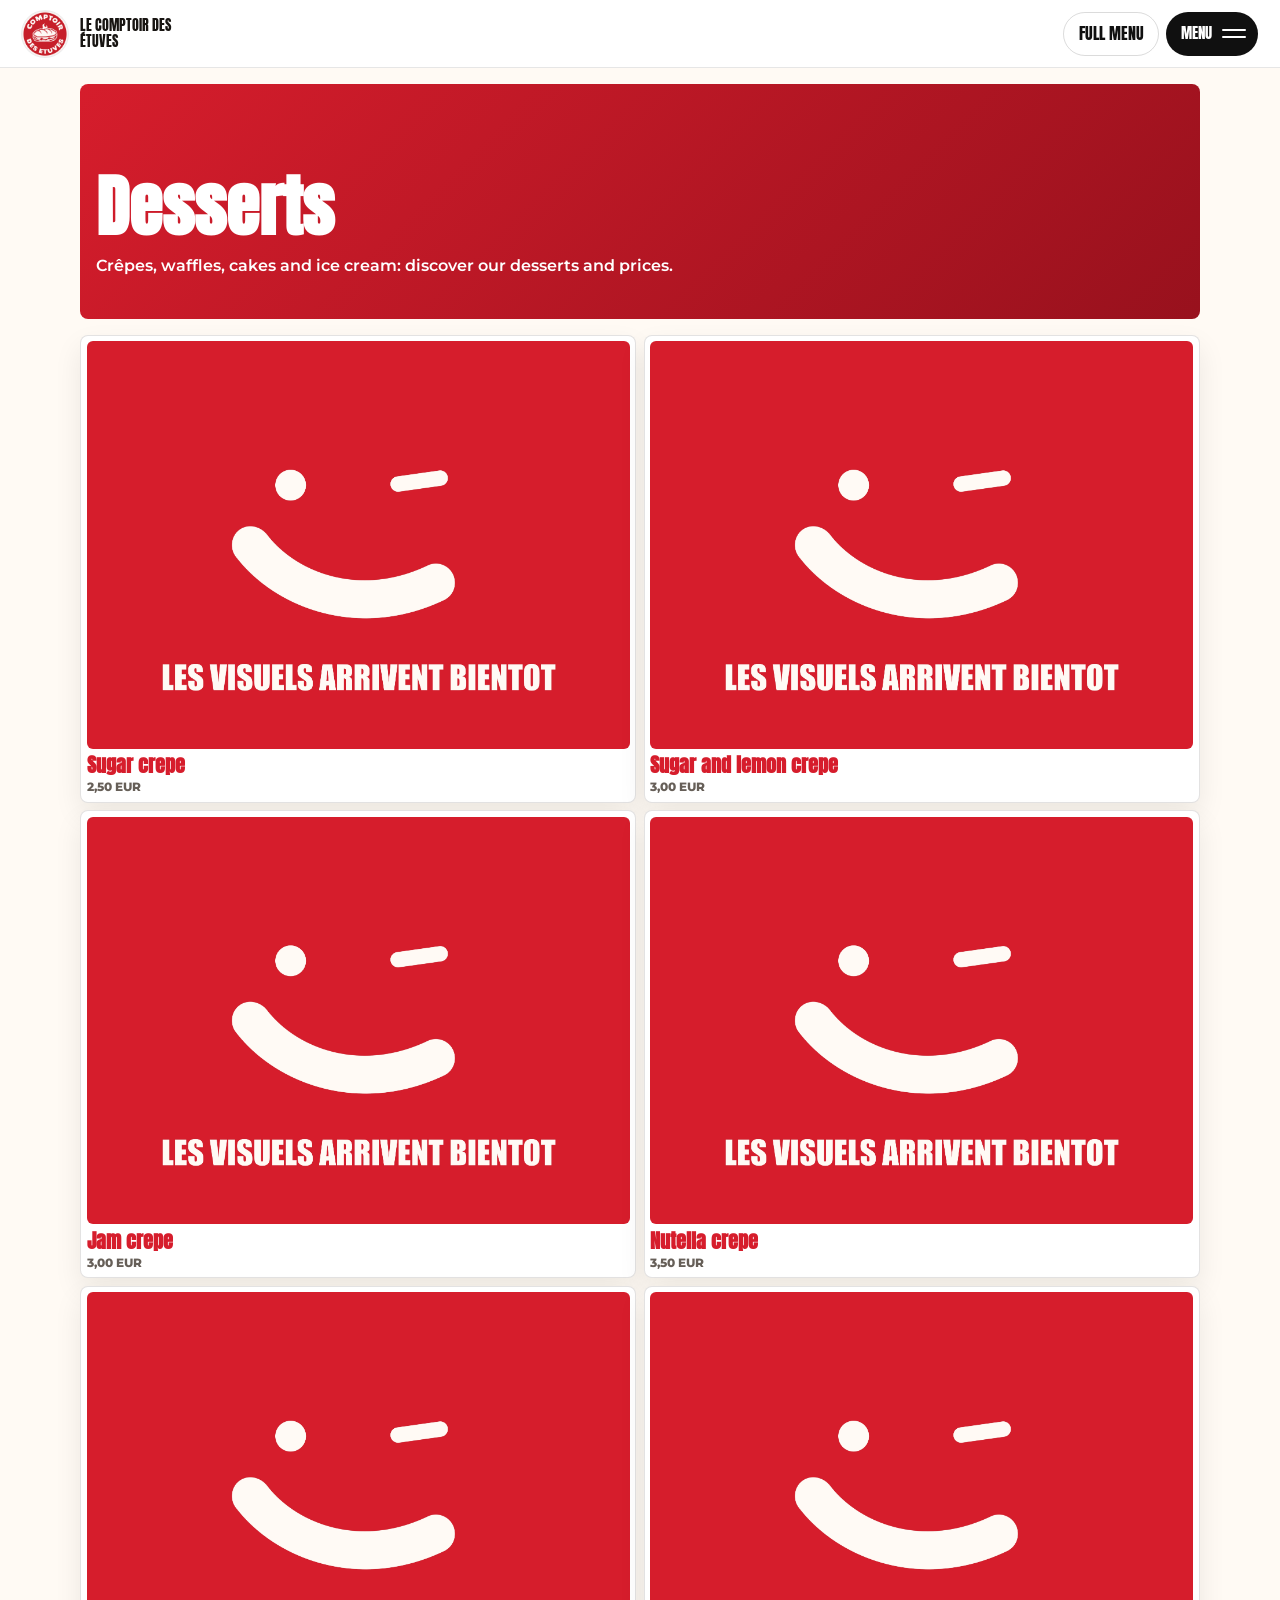
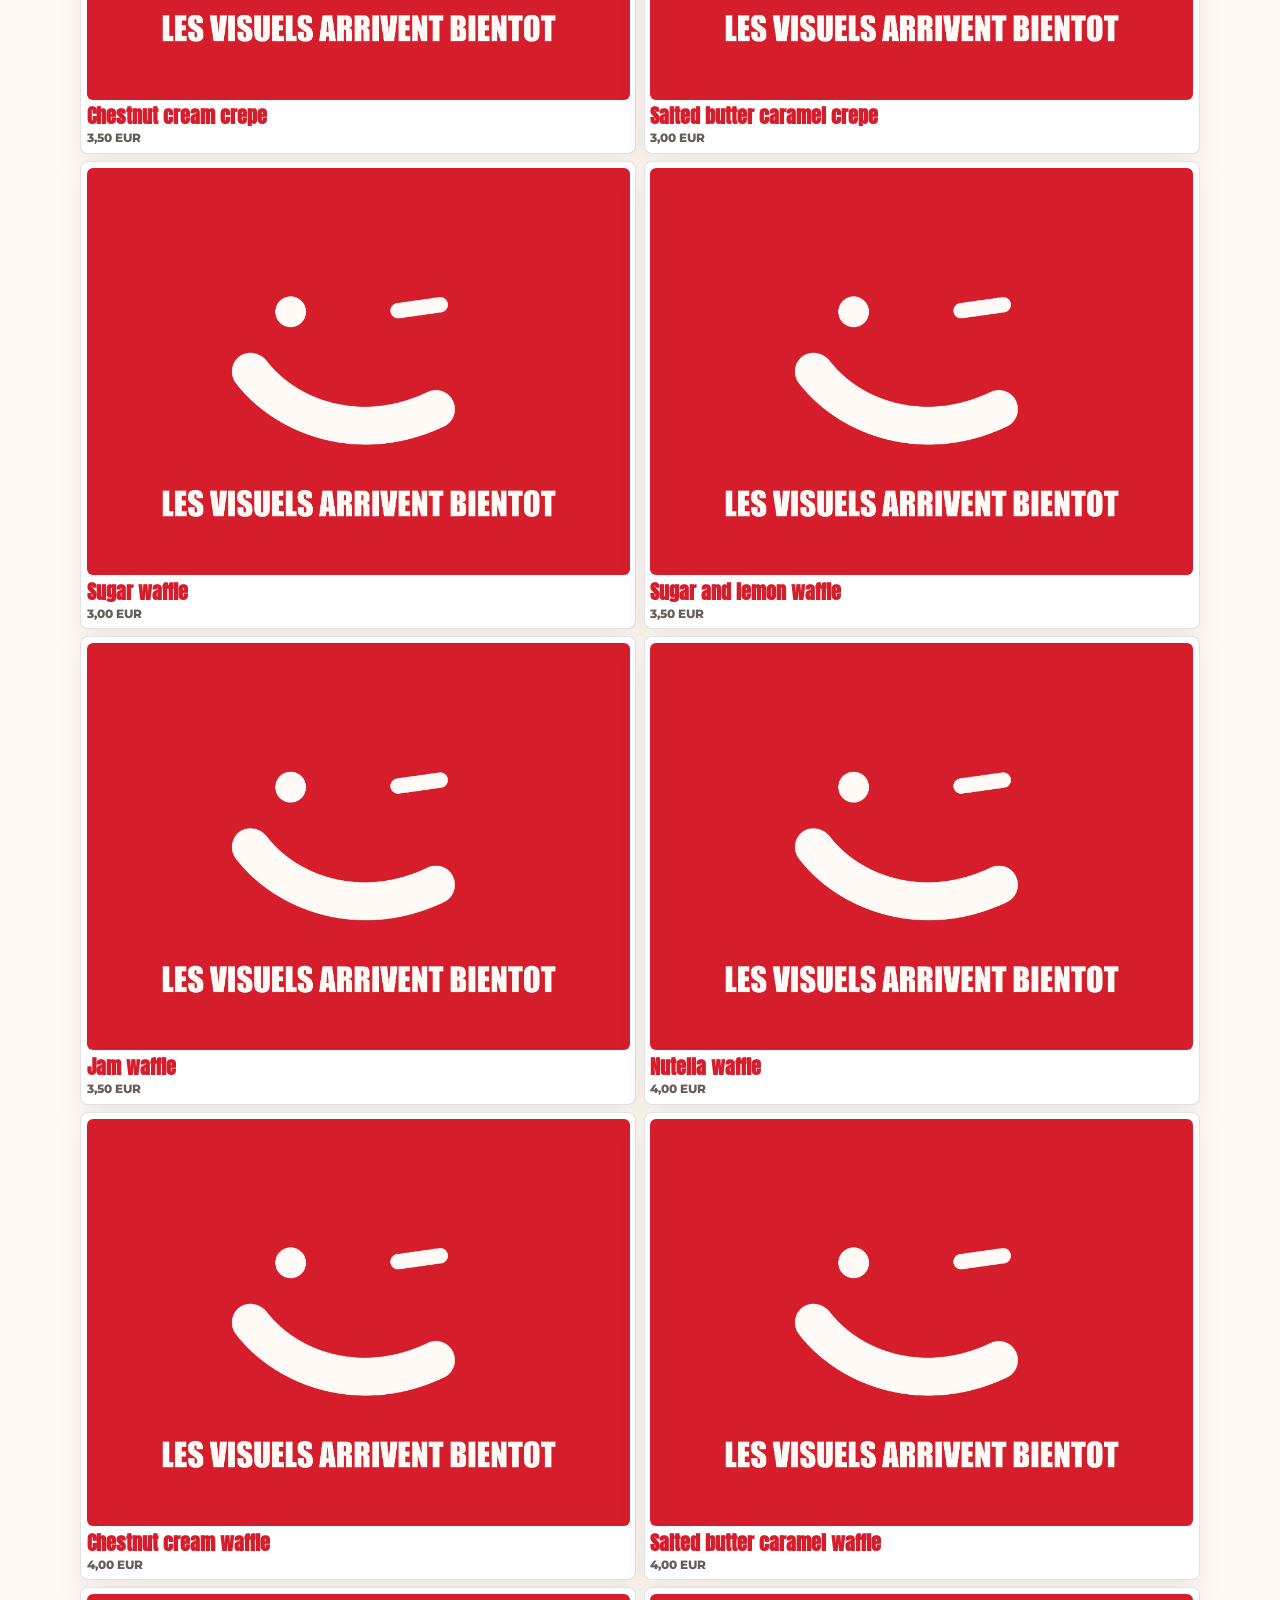
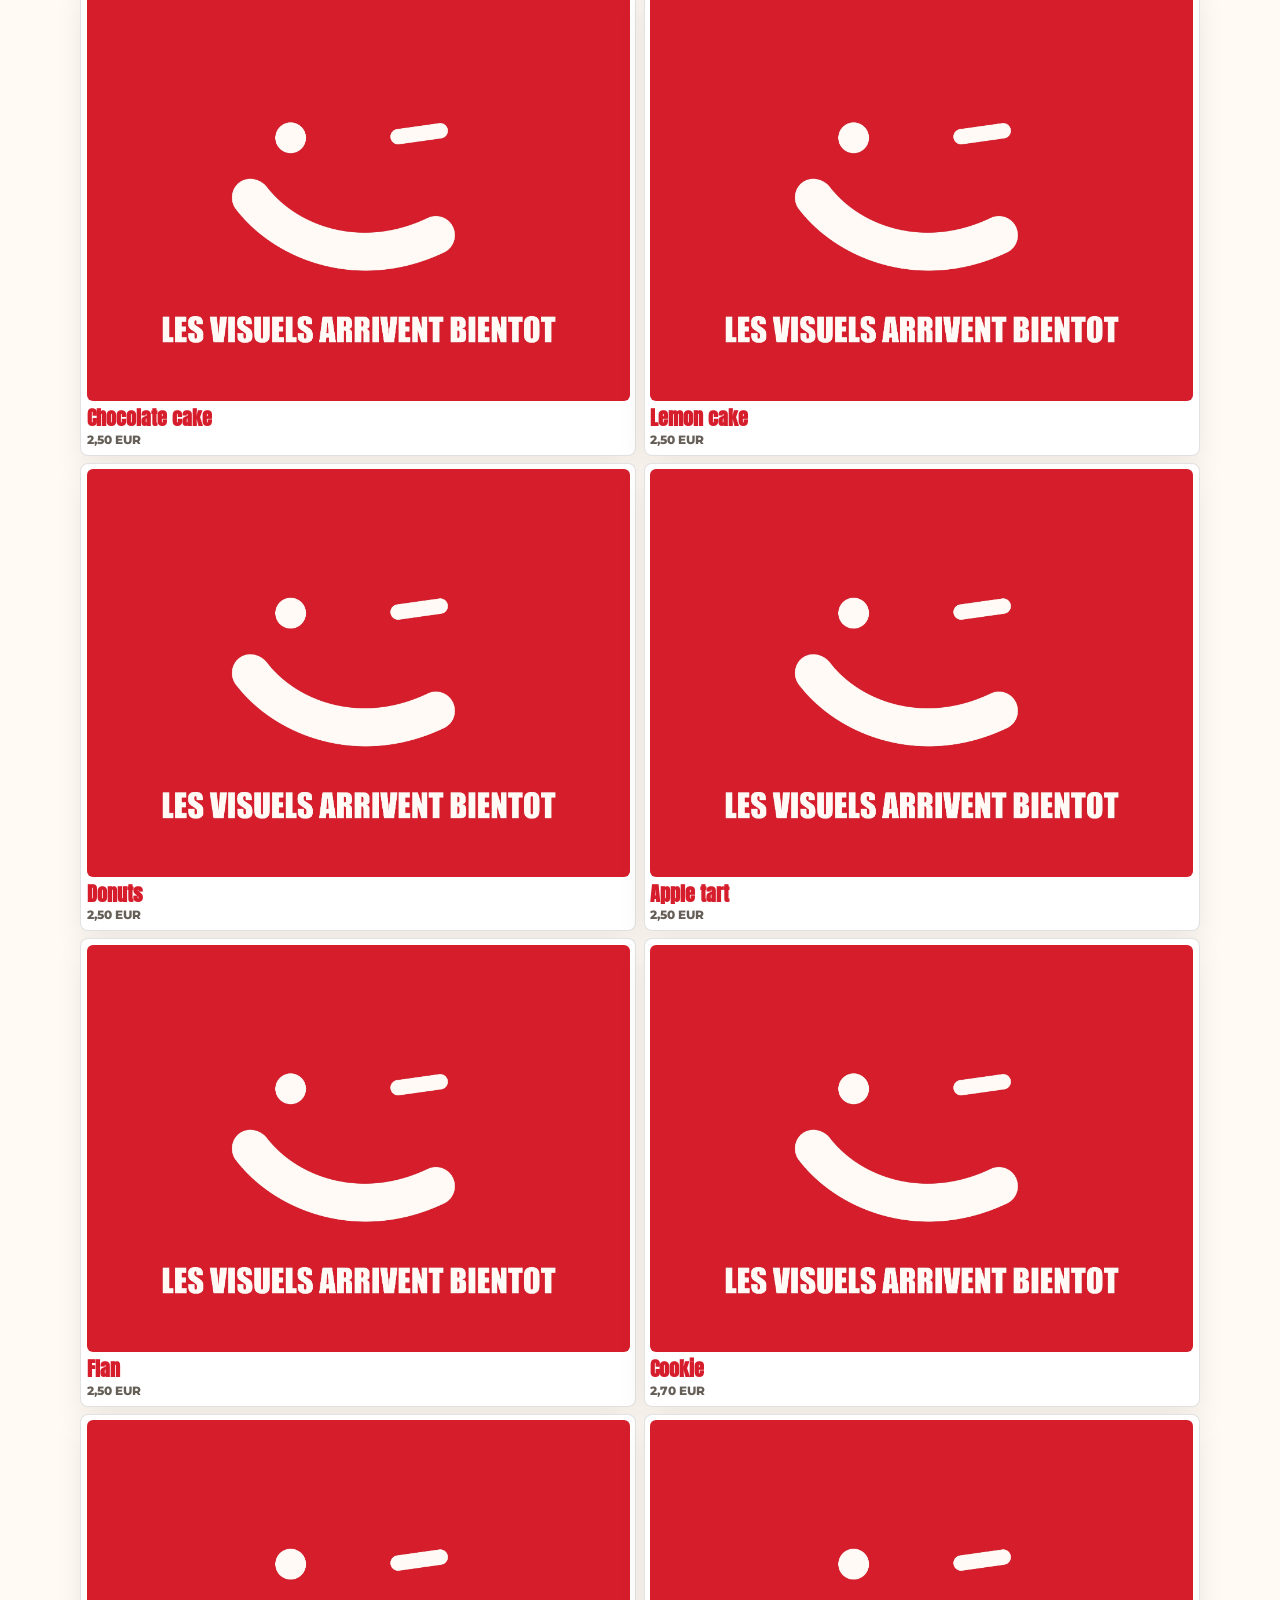
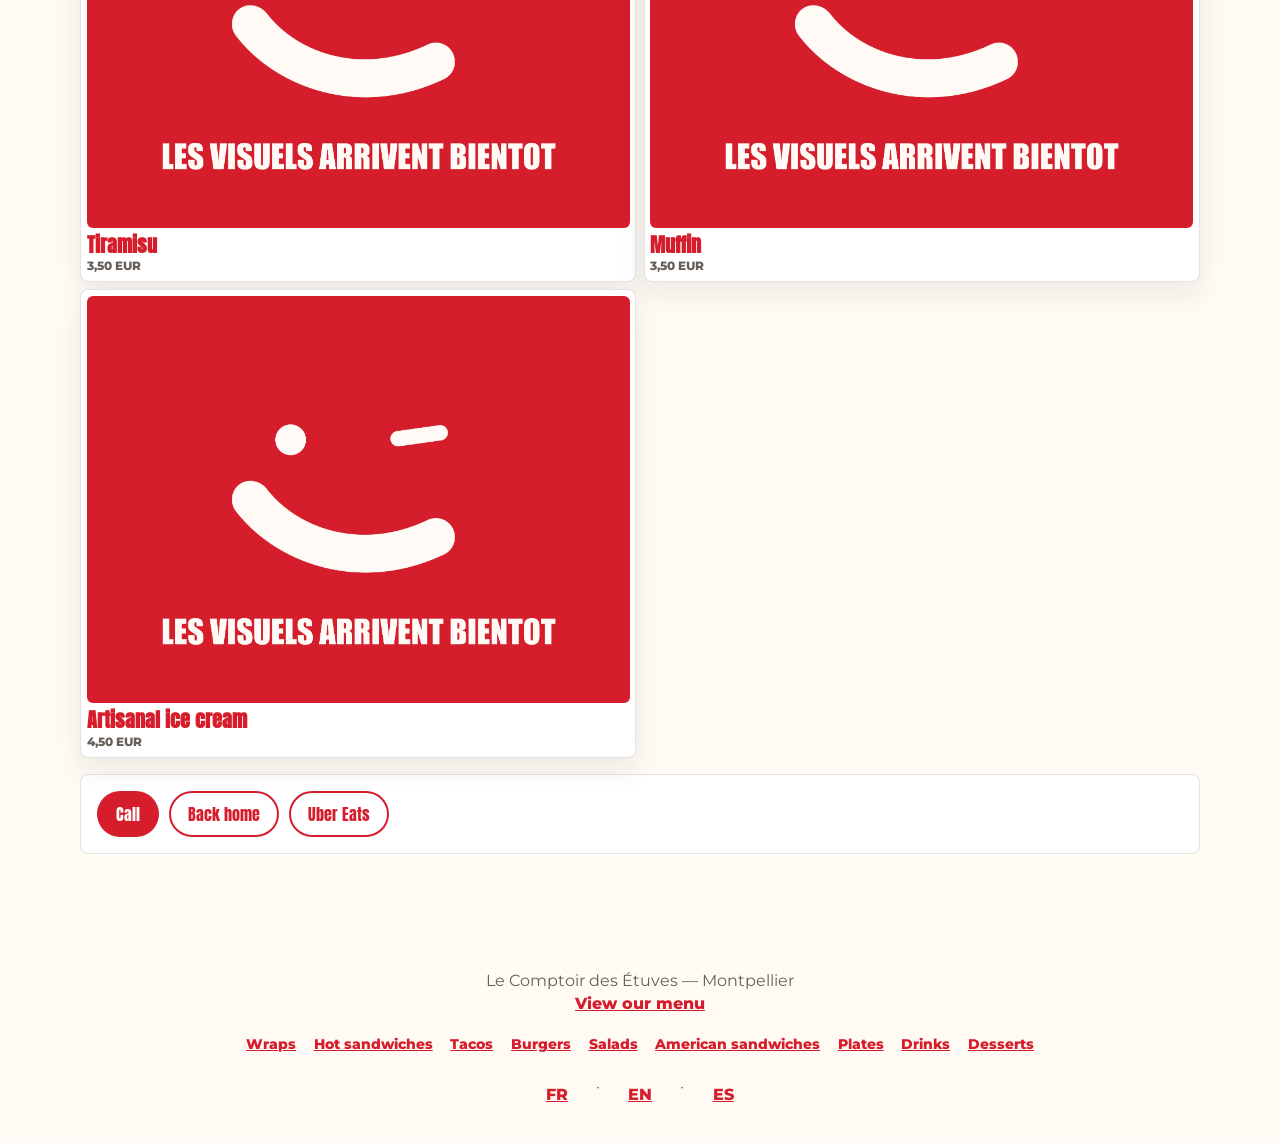
<file: desserts.html>
<!doctype html>
<html lang="fr">
<head>
  <meta charset="UTF-8" />
  <meta name="viewport" content="width=device-width, initial-scale=1" />
  <script src="language-redirect.js"></script>
  <title>Desserts &agrave; Montpellier | Le Comptoir des &Eacute;tuves</title>
  <meta name="description" content="Desserts &agrave; Montpellier centre : cr&ecirc;pes, gaufres, moelleux, tartes, cookies, tiramisu et glaces. Consulte les prix de la carte." />
  <meta name="theme-color" content="#d61d2c" />
  <link rel="canonical" href="https://comptoir-des-etuves.com/desserts.html" />
  <link rel="alternate" hreflang="fr" href="https://comptoir-des-etuves.com/desserts.html" />
  <link rel="alternate" hreflang="en" href="https://comptoir-des-etuves.com/en/desserts.html" />
  <link rel="alternate" hreflang="es" href="https://comptoir-des-etuves.com/es/desserts.html" />
  <link rel="alternate" hreflang="x-default" href="https://comptoir-des-etuves.com/desserts.html" />
  <meta property="og:type" content="website" />
  <meta property="og:title" content="Desserts &agrave; Montpellier | Le Comptoir des &Eacute;tuves" />
  <meta property="og:description" content="Desserts &agrave; Montpellier centre : cr&ecirc;pes, gaufres, moelleux, tartes, cookies, tiramisu et glaces. Consulte les prix de la carte." />
  <meta property="og:url" content="https://comptoir-des-etuves.com/desserts.html" />
  <meta property="og:image" content="https://comptoir-des-etuves.com/images/visuels-arrivent-bientot.webp" />
  <meta name="twitter:card" content="summary_large_image" />
  <meta name="twitter:title" content="Desserts &agrave; Montpellier | Le Comptoir des &Eacute;tuves" />
  <meta name="twitter:description" content="Desserts &agrave; Montpellier centre : cr&ecirc;pes, gaufres, moelleux, tartes, cookies, tiramisu et glaces. Consulte les prix de la carte." />
  <meta name="twitter:image" content="https://comptoir-des-etuves.com/images/visuels-arrivent-bientot.webp" />
  <link rel="preconnect" href="https://fonts.googleapis.com" />
  <link rel="preconnect" href="https://fonts.gstatic.com" crossorigin />
  <link href="https://fonts.googleapis.com/css2?family=Anton&family=Montserrat:wght@400;500;600;700;800&display=swap" rel="stylesheet" />
  <link rel="stylesheet" href="styles.css" />
  <link rel="icon" href="favicon.ico" sizes="any" />
  <link rel="icon" type="image/png" href="favicon.png" />
  <link rel="apple-touch-icon" href="favicon.png" />
  <script type="application/ld+json">
  {
    "@context": "https://schema.org",
    "@type": "Menu",
    "@id": "https://comptoir-des-etuves.com/desserts.html#menu",
    "name": "Desserts",
    "url": "https://comptoir-des-etuves.com/desserts.html",
    "hasMenuItem": [
      {
        "@type": "MenuItem",
        "name": "Crêpe sucre",
        "description": "Crêpe sucrée.",
        "image": "https://comptoir-des-etuves.com/images/visuels-arrivent-bientot.webp",
        "offers": {
          "@type": "Offer",
          "price": "2.50",
          "priceCurrency": "EUR"
        }
      },
      {
        "@type": "MenuItem",
        "name": "Crêpe sucre citron",
        "description": "Crêpe sucre citron.",
        "image": "https://comptoir-des-etuves.com/images/visuels-arrivent-bientot.webp",
        "offers": {
          "@type": "Offer",
          "price": "3.00",
          "priceCurrency": "EUR"
        }
      },
      {
        "@type": "MenuItem",
        "name": "Crêpe confiture",
        "description": "Crêpe confiture.",
        "image": "https://comptoir-des-etuves.com/images/visuels-arrivent-bientot.webp",
        "offers": {
          "@type": "Offer",
          "price": "3.00",
          "priceCurrency": "EUR"
        }
      },
      {
        "@type": "MenuItem",
        "name": "Crêpe Nutella",
        "description": "Crêpe Nutella.",
        "image": "https://comptoir-des-etuves.com/images/visuels-arrivent-bientot.webp",
        "offers": {
          "@type": "Offer",
          "price": "3.50",
          "priceCurrency": "EUR"
        }
      },
      {
        "@type": "MenuItem",
        "name": "Crêpe crème de marron",
        "description": "Crêpe crème de marron.",
        "image": "https://comptoir-des-etuves.com/images/visuels-arrivent-bientot.webp",
        "offers": {
          "@type": "Offer",
          "price": "3.50",
          "priceCurrency": "EUR"
        }
      },
      {
        "@type": "MenuItem",
        "name": "Crêpe caramel beurre salé",
        "description": "Crêpe caramel beurre salé.",
        "image": "https://comptoir-des-etuves.com/images/visuels-arrivent-bientot.webp",
        "offers": {
          "@type": "Offer",
          "price": "3.00",
          "priceCurrency": "EUR"
        }
      },
      {
        "@type": "MenuItem",
        "name": "Gaufre sucre",
        "description": "Gaufre sucrée.",
        "image": "https://comptoir-des-etuves.com/images/visuels-arrivent-bientot.webp",
        "offers": {
          "@type": "Offer",
          "price": "3.00",
          "priceCurrency": "EUR"
        }
      },
      {
        "@type": "MenuItem",
        "name": "Gaufre sucre citron",
        "description": "Gaufre sucre citron.",
        "image": "https://comptoir-des-etuves.com/images/visuels-arrivent-bientot.webp",
        "offers": {
          "@type": "Offer",
          "price": "3.50",
          "priceCurrency": "EUR"
        }
      },
      {
        "@type": "MenuItem",
        "name": "Gaufre confiture",
        "description": "Gaufre confiture.",
        "image": "https://comptoir-des-etuves.com/images/visuels-arrivent-bientot.webp",
        "offers": {
          "@type": "Offer",
          "price": "3.50",
          "priceCurrency": "EUR"
        }
      },
      {
        "@type": "MenuItem",
        "name": "Gaufre Nutella",
        "description": "Gaufre Nutella.",
        "image": "https://comptoir-des-etuves.com/images/visuels-arrivent-bientot.webp",
        "offers": {
          "@type": "Offer",
          "price": "4.00",
          "priceCurrency": "EUR"
        }
      },
      {
        "@type": "MenuItem",
        "name": "Gaufre crème de marron",
        "description": "Gaufre crème de marron.",
        "image": "https://comptoir-des-etuves.com/images/visuels-arrivent-bientot.webp",
        "offers": {
          "@type": "Offer",
          "price": "4.00",
          "priceCurrency": "EUR"
        }
      },
      {
        "@type": "MenuItem",
        "name": "Gaufre caramel beurre salé",
        "description": "Gaufre caramel beurre salé.",
        "image": "https://comptoir-des-etuves.com/images/visuels-arrivent-bientot.webp",
        "offers": {
          "@type": "Offer",
          "price": "4.00",
          "priceCurrency": "EUR"
        }
      },
      {
        "@type": "MenuItem",
        "name": "Moelleux chocolat",
        "description": "Dessert gourmand.",
        "image": "https://comptoir-des-etuves.com/images/visuels-arrivent-bientot.webp",
        "offers": {
          "@type": "Offer",
          "price": "2.50",
          "priceCurrency": "EUR"
        }
      },
      {
        "@type": "MenuItem",
        "name": "Moelleux citron",
        "description": "Dessert gourmand.",
        "image": "https://comptoir-des-etuves.com/images/visuels-arrivent-bientot.webp",
        "offers": {
          "@type": "Offer",
          "price": "2.50",
          "priceCurrency": "EUR"
        }
      },
      {
        "@type": "MenuItem",
        "name": "Donuts",
        "description": "Dessert gourmand.",
        "image": "https://comptoir-des-etuves.com/images/visuels-arrivent-bientot.webp",
        "offers": {
          "@type": "Offer",
          "price": "2.50",
          "priceCurrency": "EUR"
        }
      },
      {
        "@type": "MenuItem",
        "name": "Tarte aux pommes",
        "description": "Dessert gourmand.",
        "image": "https://comptoir-des-etuves.com/images/visuels-arrivent-bientot.webp",
        "offers": {
          "@type": "Offer",
          "price": "2.50",
          "priceCurrency": "EUR"
        }
      },
      {
        "@type": "MenuItem",
        "name": "Flan",
        "description": "Dessert gourmand.",
        "image": "https://comptoir-des-etuves.com/images/visuels-arrivent-bientot.webp",
        "offers": {
          "@type": "Offer",
          "price": "2.50",
          "priceCurrency": "EUR"
        }
      },
      {
        "@type": "MenuItem",
        "name": "Cookie",
        "description": "Dessert gourmand.",
        "image": "https://comptoir-des-etuves.com/images/visuels-arrivent-bientot.webp",
        "offers": {
          "@type": "Offer",
          "price": "2.70",
          "priceCurrency": "EUR"
        }
      },
      {
        "@type": "MenuItem",
        "name": "Tiramisu",
        "description": "Dessert gourmand.",
        "image": "https://comptoir-des-etuves.com/images/visuels-arrivent-bientot.webp",
        "offers": {
          "@type": "Offer",
          "price": "3.50",
          "priceCurrency": "EUR"
        }
      },
      {
        "@type": "MenuItem",
        "name": "Muffin",
        "description": "Dessert gourmand.",
        "image": "https://comptoir-des-etuves.com/images/visuels-arrivent-bientot.webp",
        "offers": {
          "@type": "Offer",
          "price": "3.50",
          "priceCurrency": "EUR"
        }
      },
      {
        "@type": "MenuItem",
        "name": "Glace artisanale",
        "description": "Pot de glace artisanale.",
        "image": "https://comptoir-des-etuves.com/images/visuels-arrivent-bientot.webp",
        "offers": {
          "@type": "Offer",
          "price": "4.50",
          "priceCurrency": "EUR"
        }
      }
    ]
  }
  </script>
</head>
<body class="product-page home category-page">
  <header class="topbar">
    <a class="brand" href="index.html?lang=fr" aria-label="Accueil Le Comptoir des Étuves">
      <img loading="lazy" decoding="async" src="images/logo.webp" alt="Logo Le Comptoir des Étuves" />
      <span>Le Comptoir des Étuves</span>
    </a>
    <div class="topbar-actions">
      <a class="topbar-link" href="index.html?lang=fr#menu">La carte</a>
      <button class="menu-toggle" type="button" aria-controls="siteMenu" aria-expanded="false" aria-label="Ouvrir le menu">
        <span class="menu-toggle-label">Menu</span>
        <span class="menu-toggle-lines" aria-hidden="true"><i></i><i></i></span>
      </button>
    </div>
  </header>
  <nav class="site-menu" id="siteMenu" aria-label="Navigation principale" hidden>
    <div class="site-menu-panel">
      <div class="site-menu-header">
        <a class="brand" href="index.html?lang=fr" aria-label="Accueil Le Comptoir des Étuves">
          <img loading="lazy" decoding="async" src="images/logo.webp" alt="Logo Le Comptoir des Étuves" />
          <span>Le Comptoir des Étuves</span>
        </a>
        <button class="menu-close" type="button" aria-label="Fermer le menu">&times;</button>
      </div>
      <p class="menu-eyebrow">La carte</p>
      <div class="site-menu-links">
        <a href="wraps.html">Wraps</a>
        <a href="sandwichs-chauds.html">Sandwichs chauds</a>
        <a href="tacos.html">Tacos</a>
        <a href="burgers.html">Burgers</a>
        <a href="salades.html">Salades</a>
        <a href="americains.html">Américains</a>
        <a href="assiettes.html">Assiettes</a>
        <a href="boissons.html">Boissons</a>
        <a href="desserts.html">Desserts</a>
      </div>
      <div class="site-menu-footer">
        <a href="index.html?lang=fr#infos">Infos pratiques</a>
        <a class="btn btn-uber-eats" href="https://www.ubereats.com/fr/store/comptoir-des-etuves/ZKupSNvwXZqzl_tochM5Iw?msockid=33f06aeddd2b65fa2c007c70dc0e6430" target="_blank" rel="noopener">Uber Eats</a>
      </div>
    </div>
  </nav>
  <main class="page-main">
    <section class="product-hero wave-section wave-red"><div><h1>Desserts</h1><p class="category-intro">Crêpes, gaufres, pâtisseries et glaces : les douceurs du Comptoir et leurs prix.</p></div></section>
    <section class="product-grid">
      <article class="product-card" data-detail="Crêpe sucrée." data-extras="Supplément chantilly +0,50 EUR."><img loading="lazy" decoding="async" src="images/visuels-arrivent-bientot.webp" alt="Crêpe sucre" /><h2>Crêpe sucre</h2><p>2,50 EUR</p></article>
      <article class="product-card" data-detail="Crêpe sucre citron." data-extras="Supplément chantilly +0,50 EUR."><img loading="lazy" decoding="async" src="images/visuels-arrivent-bientot.webp" alt="Crêpe sucre citron" /><h2>Crêpe sucre citron</h2><p>3,00 EUR</p></article>
      <article class="product-card" data-detail="Crêpe confiture." data-extras="Supplément chantilly +0,50 EUR."><img loading="lazy" decoding="async" src="images/visuels-arrivent-bientot.webp" alt="Crêpe confiture" /><h2>Crêpe confiture</h2><p>3,00 EUR</p></article>
      <article class="product-card" data-detail="Crêpe Nutella." data-extras="Supplément chantilly +0,50 EUR."><img loading="lazy" decoding="async" src="images/visuels-arrivent-bientot.webp" alt="Crêpe Nutella" /><h2>Crêpe Nutella</h2><p>3,50 EUR</p></article>
      <article class="product-card" data-detail="Crêpe crème de marron." data-extras="Supplément chantilly +0,50 EUR."><img loading="lazy" decoding="async" src="images/visuels-arrivent-bientot.webp" alt="Crêpe crème de marron" /><h2>Crêpe crème de marron</h2><p>3,50 EUR</p></article>
      <article class="product-card" data-detail="Crêpe caramel beurre salé." data-extras="Supplément chantilly +0,50 EUR."><img loading="lazy" decoding="async" src="images/visuels-arrivent-bientot.webp" alt="Crêpe caramel beurre salé" /><h2>Crêpe caramel beurre salé</h2><p>3,00 EUR</p></article>
      <article class="product-card" data-detail="Gaufre sucrée." data-extras="Supplément chantilly +0,50 EUR."><img loading="lazy" decoding="async" src="images/visuels-arrivent-bientot.webp" alt="Gaufre sucre" /><h2>Gaufre sucre</h2><p>3,00 EUR</p></article>
      <article class="product-card" data-detail="Gaufre sucre citron." data-extras="Supplément chantilly +0,50 EUR."><img loading="lazy" decoding="async" src="images/visuels-arrivent-bientot.webp" alt="Gaufre sucre citron" /><h2>Gaufre sucre citron</h2><p>3,50 EUR</p></article>
      <article class="product-card" data-detail="Gaufre confiture." data-extras="Supplément chantilly +0,50 EUR."><img loading="lazy" decoding="async" src="images/visuels-arrivent-bientot.webp" alt="Gaufre confiture" /><h2>Gaufre confiture</h2><p>3,50 EUR</p></article>
      <article class="product-card" data-detail="Gaufre Nutella." data-extras="Supplément chantilly +0,50 EUR."><img loading="lazy" decoding="async" src="images/visuels-arrivent-bientot.webp" alt="Gaufre Nutella" /><h2>Gaufre Nutella</h2><p>4,00 EUR</p></article>
      <article class="product-card" data-detail="Gaufre crème de marron." data-extras="Supplément chantilly +0,50 EUR."><img loading="lazy" decoding="async" src="images/visuels-arrivent-bientot.webp" alt="Gaufre crème de marron" /><h2>Gaufre crème de marron</h2><p>4,00 EUR</p></article>
      <article class="product-card" data-detail="Gaufre caramel beurre salé." data-extras="Supplément chantilly +0,50 EUR."><img loading="lazy" decoding="async" src="images/visuels-arrivent-bientot.webp" alt="Gaufre caramel beurre salé" /><h2>Gaufre caramel beurre salé</h2><p>4,00 EUR</p></article>
      <article class="product-card" data-detail="Dessert gourmand."><img loading="lazy" decoding="async" src="images/visuels-arrivent-bientot.webp" alt="Moelleux chocolat" /><h2>Moelleux chocolat</h2><p>2,50 EUR</p></article>
      <article class="product-card" data-detail="Dessert gourmand."><img loading="lazy" decoding="async" src="images/visuels-arrivent-bientot.webp" alt="Moelleux citron" /><h2>Moelleux citron</h2><p>2,50 EUR</p></article>
      <article class="product-card" data-detail="Dessert gourmand."><img loading="lazy" decoding="async" src="images/visuels-arrivent-bientot.webp" alt="Donuts" /><h2>Donuts</h2><p>2,50 EUR</p></article>
      <article class="product-card" data-detail="Dessert gourmand."><img loading="lazy" decoding="async" src="images/visuels-arrivent-bientot.webp" alt="Tarte aux pommes" /><h2>Tarte aux pommes</h2><p>2,50 EUR</p></article>
      <article class="product-card" data-detail="Dessert gourmand."><img loading="lazy" decoding="async" src="images/visuels-arrivent-bientot.webp" alt="Flan" /><h2>Flan</h2><p>2,50 EUR</p></article>
      <article class="product-card" data-detail="Dessert gourmand."><img loading="lazy" decoding="async" src="images/visuels-arrivent-bientot.webp" alt="Cookie" /><h2>Cookie</h2><p>2,70 EUR</p></article>
      <article class="product-card" data-detail="Dessert gourmand."><img loading="lazy" decoding="async" src="images/visuels-arrivent-bientot.webp" alt="Tiramisu" /><h2>Tiramisu</h2><p>3,50 EUR</p></article>
      <article class="product-card" data-detail="Dessert gourmand."><img loading="lazy" decoding="async" src="images/visuels-arrivent-bientot.webp" alt="Muffin" /><h2>Muffin</h2><p>3,50 EUR</p></article>
      <article class="product-card" data-detail="Pot de glace artisanale."><img loading="lazy" decoding="async" src="images/visuels-arrivent-bientot.webp" alt="Glace artisanale" /><h2>Glace artisanale</h2><p>4,50 EUR</p></article>
    </section>
    <section class="cta-band"><a class="btn btn-primary" href="tel:+33783751334">Appeler</a><a class="btn btn-outline" href="index.html">Retour accueil</a><a class="btn btn-outline" href="https://www.ubereats.com/fr/store/comptoir-des-etuves/ZKupSNvwXZqzl_tochM5Iw?msockid=33f06aeddd2b65fa2c007c70dc0e6430" target="_blank" rel="noopener">Uber Eats</a></section>
  </main>
  <nav class="mobile-actions" aria-label="Actions rapides mobile"><button class="menu-open-btn" type="button" aria-controls="siteMenu">Menu</button><a href="index.html">Accueil</a><a href="tel:+33783751334">Appeler</a><a href="https://www.ubereats.com/fr/store/comptoir-des-etuves/ZKupSNvwXZqzl_tochM5Iw?msockid=33f06aeddd2b65fa2c007c70dc0e6430" target="_blank" rel="noopener">Uber Eats</a></nav>
  <footer class="site-footer"><p>Le Comptoir des Étuves — Montpellier</p><a href="index.html?lang=fr#menu">Voir notre carte</a>
<nav class="footer-categories" aria-label="Nos spécialités"><a href="wraps.html">Wraps</a>
<a href="sandwichs-chauds.html">Sandwichs chauds</a>
<a href="tacos.html">Tacos</a>
<a href="burgers.html">Burgers</a>
<a href="salades.html">Salades</a>
<a href="americains.html">Américains</a>
<a href="assiettes.html">Assiettes</a>
<a href="boissons.html">Boissons</a>
<a href="desserts.html">Desserts</a></nav>
    <nav class="footer-languages" aria-label="Language / Langue / Idioma"><a href="desserts.html?lang=fr" hreflang="fr" lang="fr" aria-current="page">FR</a> · <a href="en/desserts.html" hreflang="en" lang="en">EN</a> · <a href="es/desserts.html" hreflang="es" lang="es">ES</a></nav>
</footer>

  <script src="script.js"></script>
</body>
</html>
</file>
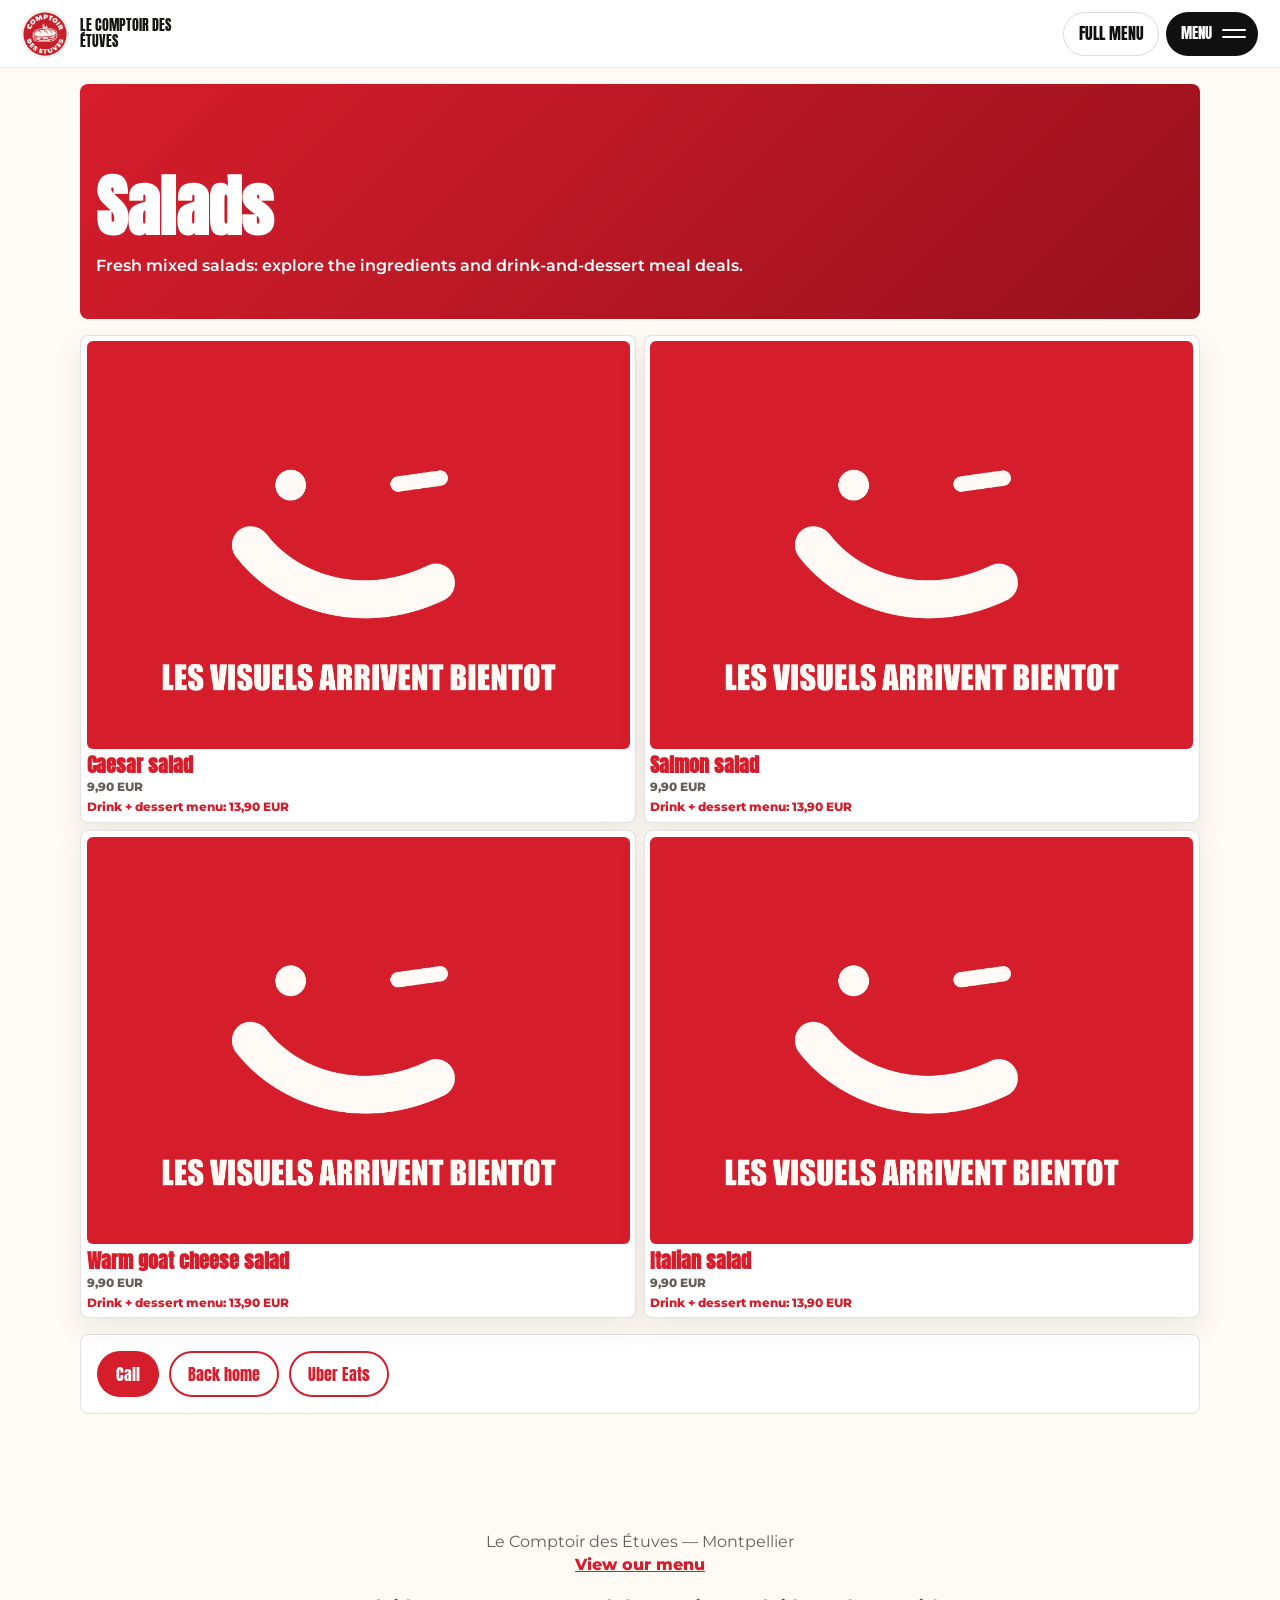
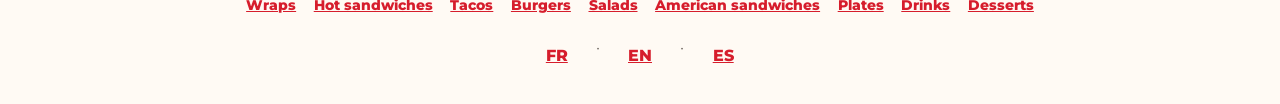
<file: salades.html>
<!doctype html>
<html lang="fr">
<head>
  <meta charset="UTF-8" />
  <meta name="viewport" content="width=device-width, initial-scale=1" />
  <script src="language-redirect.js"></script>
  <title>Salades &agrave; Montpellier | Le Comptoir des &Eacute;tuves</title>
  <meta name="description" content="Salades &agrave; Montpellier centre : C&eacute;sar, saumon, ch&egrave;vre chaud ou italienne. D&eacute;couvre les prix et formules du Comptoir des &Eacute;tuves." />
  <meta name="theme-color" content="#d61d2c" />
  <link rel="canonical" href="https://comptoir-des-etuves.com/salades.html" />
  <link rel="alternate" hreflang="fr" href="https://comptoir-des-etuves.com/salades.html" />
  <link rel="alternate" hreflang="en" href="https://comptoir-des-etuves.com/en/salades.html" />
  <link rel="alternate" hreflang="es" href="https://comptoir-des-etuves.com/es/salades.html" />
  <link rel="alternate" hreflang="x-default" href="https://comptoir-des-etuves.com/salades.html" />
  <meta property="og:type" content="website" />
  <meta property="og:title" content="Salades &agrave; Montpellier | Le Comptoir des &Eacute;tuves" />
  <meta property="og:description" content="Salades &agrave; Montpellier centre : C&eacute;sar, saumon, ch&egrave;vre chaud ou italienne. D&eacute;couvre les prix et formules du Comptoir des &Eacute;tuves." />
  <meta property="og:url" content="https://comptoir-des-etuves.com/salades.html" />
  <meta property="og:image" content="https://comptoir-des-etuves.com/images/visuels-arrivent-bientot.webp" />
  <meta name="twitter:card" content="summary_large_image" />
  <meta name="twitter:title" content="Salades &agrave; Montpellier | Le Comptoir des &Eacute;tuves" />
  <meta name="twitter:description" content="Salades &agrave; Montpellier centre : C&eacute;sar, saumon, ch&egrave;vre chaud ou italienne. D&eacute;couvre les prix et formules du Comptoir des &Eacute;tuves." />
  <meta name="twitter:image" content="https://comptoir-des-etuves.com/images/visuels-arrivent-bientot.webp" />
  <link rel="preconnect" href="https://fonts.googleapis.com" />
  <link rel="preconnect" href="https://fonts.gstatic.com" crossorigin />
  <link href="https://fonts.googleapis.com/css2?family=Anton&family=Montserrat:wght@400;500;600;700;800&display=swap" rel="stylesheet" />
  <link rel="stylesheet" href="styles.css" />
  <link rel="icon" href="favicon.ico" sizes="any" />
  <link rel="icon" type="image/png" href="favicon.png" />
  <link rel="apple-touch-icon" href="favicon.png" />
  <script type="application/ld+json">
  {
    "@context": "https://schema.org",
    "@type": "Menu",
    "@id": "https://comptoir-des-etuves.com/salades.html#menu",
    "name": "Salades",
    "url": "https://comptoir-des-etuves.com/salades.html",
    "hasMenuItem": [
      {
        "@type": "MenuItem",
        "name": "Salade César",
        "description": "Tenders de poulet, copeaux de parmesan, croûtons, olives noires, oignons frits, sauce César, salade, tomates.",
        "image": "https://comptoir-des-etuves.com/images/visuels-arrivent-bientot.webp",
        "offers": {
          "@type": "Offer",
          "price": "9.90",
          "priceCurrency": "EUR"
        }
      },
      {
        "@type": "MenuItem",
        "name": "Salade saumon",
        "description": "Saumon fumé, mozzarella, olives noires, tartines fromage frais, croûtons, poivrons, salade, tomates.",
        "image": "https://comptoir-des-etuves.com/images/visuels-arrivent-bientot.webp",
        "offers": {
          "@type": "Offer",
          "price": "9.90",
          "priceCurrency": "EUR"
        }
      },
      {
        "@type": "MenuItem",
        "name": "Salade chèvre chaud",
        "description": "Toast de chèvre, bacon de bœuf, olives noires, oignons frits, croûtons, poivrons, salade, tomates.",
        "image": "https://comptoir-des-etuves.com/images/visuels-arrivent-bientot.webp",
        "offers": {
          "@type": "Offer",
          "price": "9.90",
          "priceCurrency": "EUR"
        }
      },
      {
        "@type": "MenuItem",
        "name": "Salade italienne",
        "description": "Jambon cru, croûtons, mozzarella, pesto, olives noires, poivrons, oignons frits, salade, tomates.",
        "image": "https://comptoir-des-etuves.com/images/visuels-arrivent-bientot.webp",
        "offers": {
          "@type": "Offer",
          "price": "9.90",
          "priceCurrency": "EUR"
        }
      }
    ]
  }
  </script>
</head>
<body class="product-page home category-page">
  <header class="topbar">
    <a class="brand" href="index.html?lang=fr" aria-label="Accueil Le Comptoir des Étuves">
      <img loading="lazy" decoding="async" src="images/logo.webp" alt="Logo Le Comptoir des Étuves" />
      <span>Le Comptoir des Étuves</span>
    </a>
    <div class="topbar-actions">
      <a class="topbar-link" href="index.html?lang=fr#menu">La carte</a>
      <button class="menu-toggle" type="button" aria-controls="siteMenu" aria-expanded="false" aria-label="Ouvrir le menu">
        <span class="menu-toggle-label">Menu</span>
        <span class="menu-toggle-lines" aria-hidden="true"><i></i><i></i></span>
      </button>
    </div>
  </header>
  <nav class="site-menu" id="siteMenu" aria-label="Navigation principale" hidden>
    <div class="site-menu-panel">
      <div class="site-menu-header">
        <a class="brand" href="index.html?lang=fr" aria-label="Accueil Le Comptoir des Étuves">
          <img loading="lazy" decoding="async" src="images/logo.webp" alt="Logo Le Comptoir des Étuves" />
          <span>Le Comptoir des Étuves</span>
        </a>
        <button class="menu-close" type="button" aria-label="Fermer le menu">&times;</button>
      </div>
      <p class="menu-eyebrow">La carte</p>
      <div class="site-menu-links">
        <a href="wraps.html">Wraps</a>
        <a href="sandwichs-chauds.html">Sandwichs chauds</a>
        <a href="tacos.html">Tacos</a>
        <a href="burgers.html">Burgers</a>
        <a href="salades.html">Salades</a>
        <a href="americains.html">Américains</a>
        <a href="assiettes.html">Assiettes</a>
        <a href="boissons.html">Boissons</a>
        <a href="desserts.html">Desserts</a>
      </div>
      <div class="site-menu-footer">
        <a href="index.html?lang=fr#infos">Infos pratiques</a>
        <a class="btn btn-uber-eats" href="https://www.ubereats.com/fr/store/comptoir-des-etuves/ZKupSNvwXZqzl_tochM5Iw?msockid=33f06aeddd2b65fa2c007c70dc0e6430" target="_blank" rel="noopener">Uber Eats</a>
      </div>
    </div>
  </nav>
  <main class="page-main">
    <section class="product-hero wave-section wave-red"><div><h1>Salades</h1><p class="category-intro">Nos salades composées : découvrez les ingrédients et les formules boisson et dessert.</p></div></section>
    <section class="product-grid">
      <article class="product-card" data-menu-price="Menu boisson + dessert : 13,90 EUR" data-detail="Tenders de poulet, copeaux de parmesan, croûtons, olives noires, oignons frits, sauce César, salade, tomates."><img loading="lazy" decoding="async" src="images/visuels-arrivent-bientot.webp" alt="Salade César" /><h2>Salade César</h2><p>9,90 EUR</p></article>
      <article class="product-card" data-menu-price="Menu boisson + dessert : 13,90 EUR" data-detail="Saumon fumé, mozzarella, olives noires, tartines fromage frais, croûtons, poivrons, salade, tomates."><img loading="lazy" decoding="async" src="images/visuels-arrivent-bientot.webp" alt="Salade saumon" /><h2>Salade saumon</h2><p>9,90 EUR</p></article>
      <article class="product-card" data-menu-price="Menu boisson + dessert : 13,90 EUR" data-detail="Toast de chèvre, bacon de bœuf, olives noires, oignons frits, croûtons, poivrons, salade, tomates."><img loading="lazy" decoding="async" src="images/visuels-arrivent-bientot.webp" alt="Salade chèvre chaud" /><h2>Salade chèvre chaud</h2><p>9,90 EUR</p></article>
      <article class="product-card" data-menu-price="Menu boisson + dessert : 13,90 EUR" data-detail="Jambon cru, croûtons, mozzarella, pesto, olives noires, poivrons, oignons frits, salade, tomates."><img loading="lazy" decoding="async" src="images/visuels-arrivent-bientot.webp" alt="Salade italienne" /><h2>Salade italienne</h2><p>9,90 EUR</p></article>
    </section>
    <section class="cta-band"><a class="btn btn-primary" href="tel:+33783751334">Appeler</a><a class="btn btn-outline" href="index.html">Retour accueil</a><a class="btn btn-outline" href="https://www.ubereats.com/fr/store/comptoir-des-etuves/ZKupSNvwXZqzl_tochM5Iw?msockid=33f06aeddd2b65fa2c007c70dc0e6430" target="_blank" rel="noopener">Uber Eats</a></section>
  </main>
  <nav class="mobile-actions" aria-label="Actions rapides mobile"><button class="menu-open-btn" type="button" aria-controls="siteMenu">Menu</button><a href="index.html">Accueil</a><a href="tel:+33783751334">Appeler</a><a href="https://www.ubereats.com/fr/store/comptoir-des-etuves/ZKupSNvwXZqzl_tochM5Iw?msockid=33f06aeddd2b65fa2c007c70dc0e6430" target="_blank" rel="noopener">Uber Eats</a></nav>
  <footer class="site-footer"><p>Le Comptoir des Étuves — Montpellier</p><a href="index.html?lang=fr#menu">Voir notre carte</a>
<nav class="footer-categories" aria-label="Nos spécialités"><a href="wraps.html">Wraps</a>
<a href="sandwichs-chauds.html">Sandwichs chauds</a>
<a href="tacos.html">Tacos</a>
<a href="burgers.html">Burgers</a>
<a href="salades.html">Salades</a>
<a href="americains.html">Américains</a>
<a href="assiettes.html">Assiettes</a>
<a href="boissons.html">Boissons</a>
<a href="desserts.html">Desserts</a></nav>
    <nav class="footer-languages" aria-label="Language / Langue / Idioma"><a href="salades.html?lang=fr" hreflang="fr" lang="fr" aria-current="page">FR</a> · <a href="en/salades.html" hreflang="en" lang="en">EN</a> · <a href="es/salades.html" hreflang="es" lang="es">ES</a></nav>
</footer>

  <script src="script.js"></script>
</body>
</html>
</file>
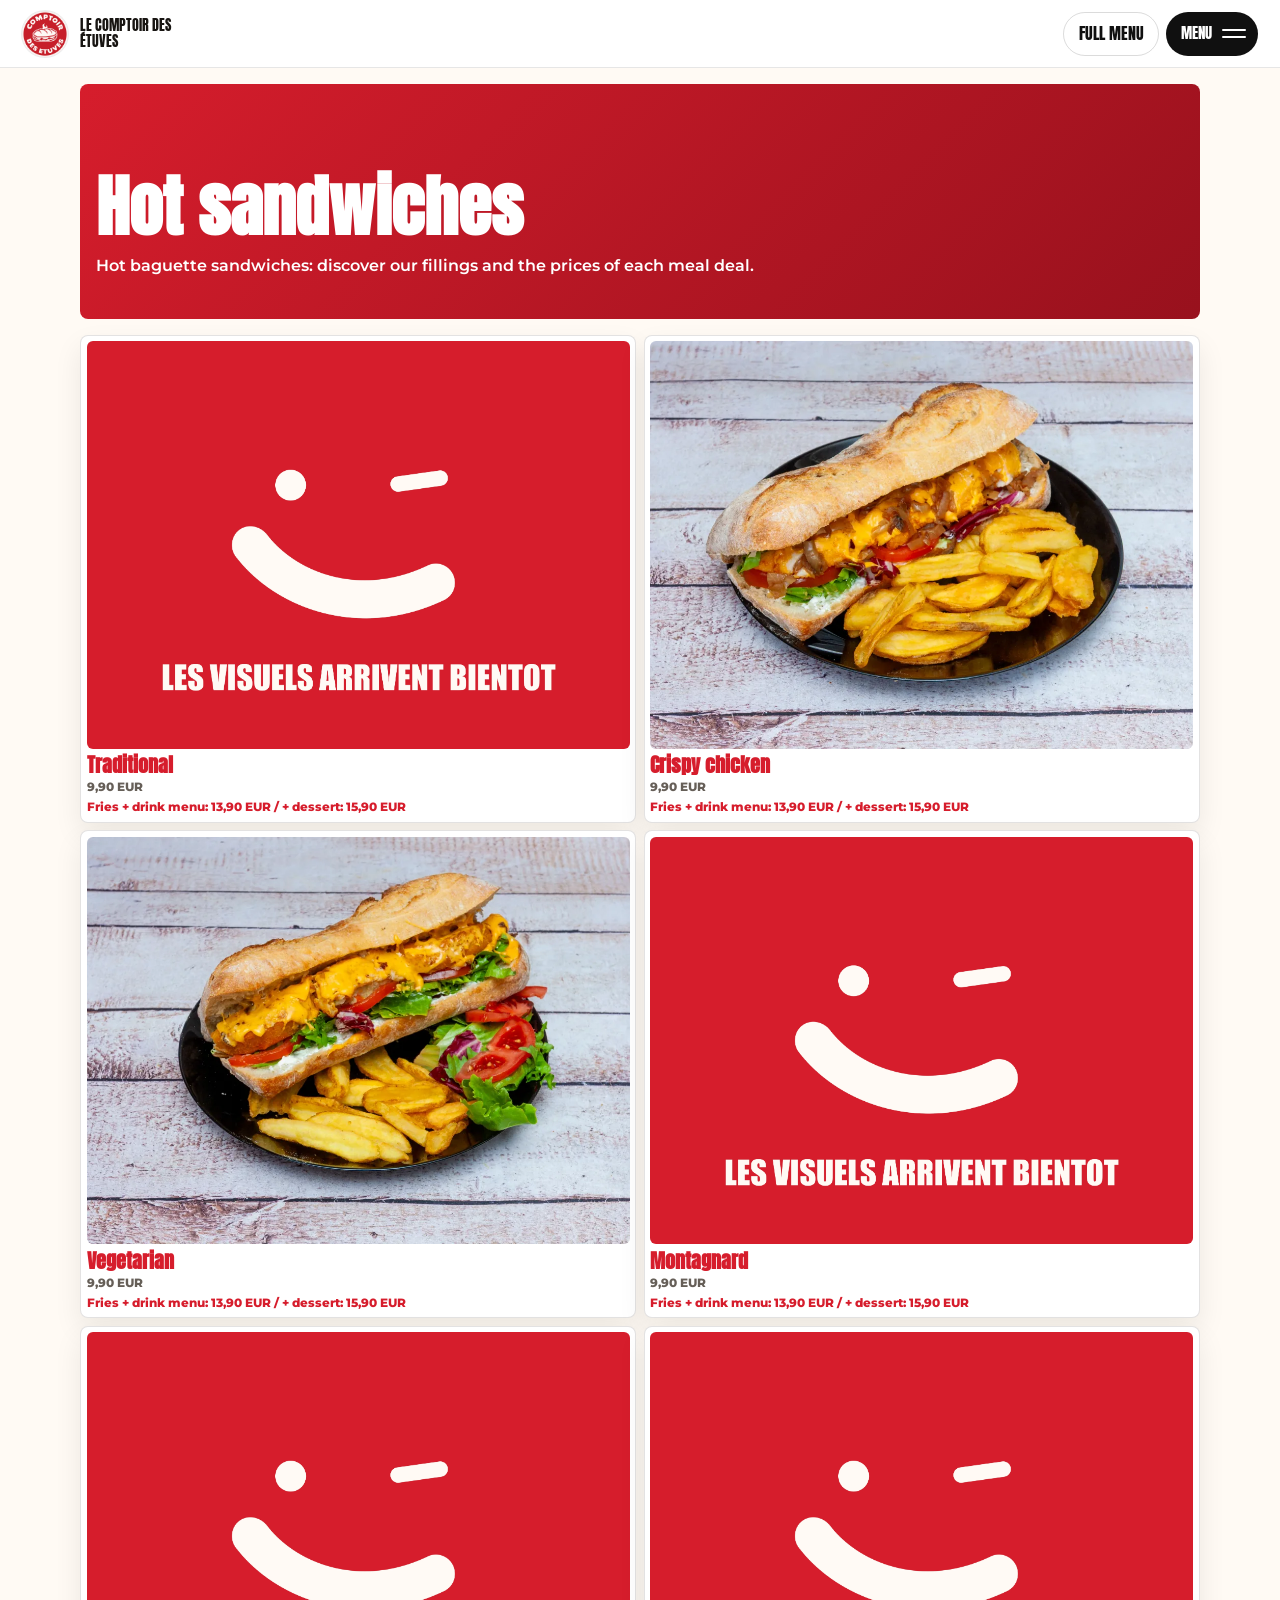
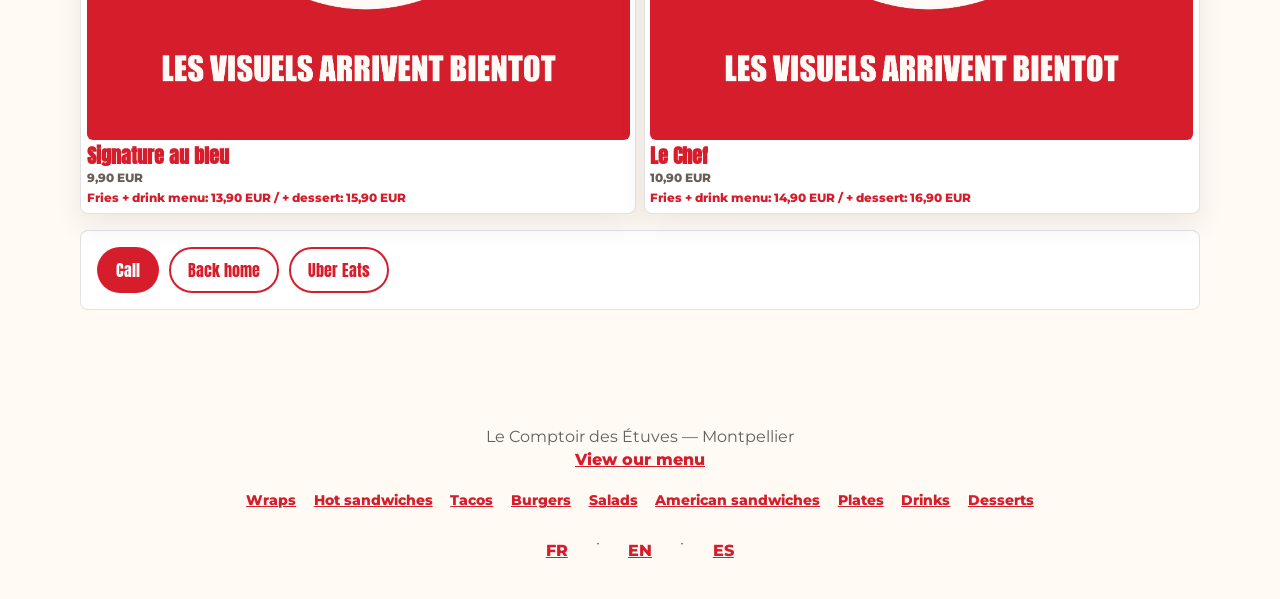
<file: sandwichs-chauds.html>
<!doctype html>
<html lang="fr">
<head>
  <meta charset="UTF-8" />
  <meta name="viewport" content="width=device-width, initial-scale=1" />
  <script src="language-redirect.js"></script>
  <title>Sandwichs chauds &agrave; Montpellier | Le Comptoir des &Eacute;tuves</title>
  <meta name="description" content="Sandwichs chauds &agrave; Montpellier centre : traditionnel, croustillant, veggie, montagnard ou bleu. D&eacute;couvre les prix et formules du Comptoir des &Eacute;tuves." />
  <meta name="theme-color" content="#d61d2c" />
  <link rel="canonical" href="https://comptoir-des-etuves.com/sandwichs-chauds.html" />
  <link rel="alternate" hreflang="fr" href="https://comptoir-des-etuves.com/sandwichs-chauds.html" />
  <link rel="alternate" hreflang="en" href="https://comptoir-des-etuves.com/en/sandwichs-chauds.html" />
  <link rel="alternate" hreflang="es" href="https://comptoir-des-etuves.com/es/sandwichs-chauds.html" />
  <link rel="alternate" hreflang="x-default" href="https://comptoir-des-etuves.com/sandwichs-chauds.html" />
  <meta property="og:type" content="website" />
  <meta property="og:title" content="Sandwichs chauds &agrave; Montpellier | Le Comptoir des &Eacute;tuves" />
  <meta property="og:description" content="Sandwichs chauds &agrave; Montpellier centre : traditionnel, croustillant, veggie, montagnard ou bleu. D&eacute;couvre les prix et formules du Comptoir des &Eacute;tuves." />
  <meta property="og:url" content="https://comptoir-des-etuves.com/sandwichs-chauds.html" />
  <meta property="og:image" content="https://comptoir-des-etuves.com/images/Sandwich%20Crosutillant.webp" />
  <meta name="twitter:card" content="summary_large_image" />
  <meta name="twitter:title" content="Sandwichs chauds &agrave; Montpellier | Le Comptoir des &Eacute;tuves" />
  <meta name="twitter:description" content="Sandwichs chauds &agrave; Montpellier centre : traditionnel, croustillant, veggie, montagnard ou bleu. D&eacute;couvre les prix et formules du Comptoir des &Eacute;tuves." />
  <meta name="twitter:image" content="https://comptoir-des-etuves.com/images/Sandwich%20Crosutillant.webp" />
  <link rel="preconnect" href="https://fonts.googleapis.com" />
  <link rel="preconnect" href="https://fonts.gstatic.com" crossorigin />
  <link href="https://fonts.googleapis.com/css2?family=Anton&family=Montserrat:wght@400;500;600;700;800&display=swap" rel="stylesheet" />
  <link rel="stylesheet" href="styles.css" />
  <link rel="icon" href="favicon.ico" sizes="any" />
  <link rel="icon" type="image/png" href="favicon.png" />
  <link rel="apple-touch-icon" href="favicon.png" />
  <script type="application/ld+json">
  {
    "@context": "https://schema.org",
    "@type": "Menu",
    "@id": "https://comptoir-des-etuves.com/sandwichs-chauds.html#menu",
    "name": "Sandwichs chauds",
    "url": "https://comptoir-des-etuves.com/sandwichs-chauds.html",
    "hasMenuItem": [
      {
        "@type": "MenuItem",
        "name": "Traditionnel",
        "description": "Demi baguette boulanger, steak façon bouchère 120g, fromage frais, emmental fondu, crudités, oignons confits.",
        "image": "https://comptoir-des-etuves.com/images/visuels-arrivent-bientot.webp",
        "offers": {
          "@type": "Offer",
          "price": "9.90",
          "priceCurrency": "EUR"
        }
      },
      {
        "@type": "MenuItem",
        "name": "Croustillant",
        "description": "Demi baguette boulanger, tenders de poulet, cheddar, crudités, oignons confits.",
        "image": "https://comptoir-des-etuves.com/images/Sandwich%20Crosutillant.webp",
        "offers": {
          "@type": "Offer",
          "price": "9.90",
          "priceCurrency": "EUR"
        }
      },
      {
        "@type": "MenuItem",
        "name": "Végétarien",
        "description": "Demi baguette boulanger, galette de légumes, cheddar, crudités, oignons confits.",
        "image": "https://comptoir-des-etuves.com/images/Sandwich%20Veggie.webp",
        "offers": {
          "@type": "Offer",
          "price": "9.90",
          "priceCurrency": "EUR"
        }
      },
      {
        "@type": "MenuItem",
        "name": "Montagnard",
        "description": "Demi baguette boulanger, steak façon bouchère 120g, bacon de bœuf, raclette fondue, crudités, oignons confits.",
        "image": "https://comptoir-des-etuves.com/images/visuels-arrivent-bientot.webp",
        "offers": {
          "@type": "Offer",
          "price": "9.90",
          "priceCurrency": "EUR"
        }
      },
      {
        "@type": "MenuItem",
        "name": "Signature au bleu",
        "description": "Demi baguette boulanger, steak façon bouchère 120g, bacon de bœuf, fromage bleu, crudités, oignons confits.",
        "image": "https://comptoir-des-etuves.com/images/visuels-arrivent-bientot.webp",
        "offers": {
          "@type": "Offer",
          "price": "9.90",
          "priceCurrency": "EUR"
        }
      },
      {
        "@type": "MenuItem",
        "name": "Le Chef",
        "description": "Demi baguette boulanger, steak façon bouchère 120g, emmental fondu, bacon de bœuf, œuf au plat, crudités, oignons confits.",
        "image": "https://comptoir-des-etuves.com/images/visuels-arrivent-bientot.webp",
        "offers": {
          "@type": "Offer",
          "price": "10.90",
          "priceCurrency": "EUR"
        }
      }
    ]
  }
  </script>
</head>
<body class="product-page home category-page">
  <header class="topbar">
    <a class="brand" href="index.html?lang=fr" aria-label="Accueil Le Comptoir des Étuves">
      <img loading="lazy" decoding="async" src="images/logo.webp" alt="Logo Le Comptoir des Étuves" />
      <span>Le Comptoir des Étuves</span>
    </a>
    <div class="topbar-actions">
      <a class="topbar-link" href="index.html?lang=fr#menu">La carte</a>
      <button class="menu-toggle" type="button" aria-controls="siteMenu" aria-expanded="false" aria-label="Ouvrir le menu">
        <span class="menu-toggle-label">Menu</span>
        <span class="menu-toggle-lines" aria-hidden="true"><i></i><i></i></span>
      </button>
    </div>
  </header>
  <nav class="site-menu" id="siteMenu" aria-label="Navigation principale" hidden>
    <div class="site-menu-panel">
      <div class="site-menu-header">
        <a class="brand" href="index.html?lang=fr" aria-label="Accueil Le Comptoir des Étuves">
          <img loading="lazy" decoding="async" src="images/logo.webp" alt="Logo Le Comptoir des Étuves" />
          <span>Le Comptoir des Étuves</span>
        </a>
        <button class="menu-close" type="button" aria-label="Fermer le menu">&times;</button>
      </div>
      <p class="menu-eyebrow">La carte</p>
      <div class="site-menu-links">
        <a href="wraps.html">Wraps</a>
        <a href="sandwichs-chauds.html">Sandwichs chauds</a>
        <a href="tacos.html">Tacos</a>
        <a href="burgers.html">Burgers</a>
        <a href="salades.html">Salades</a>
        <a href="americains.html">Américains</a>
        <a href="assiettes.html">Assiettes</a>
        <a href="boissons.html">Boissons</a>
        <a href="desserts.html">Desserts</a>
      </div>
      <div class="site-menu-footer">
        <a href="index.html?lang=fr#infos">Infos pratiques</a>
        <a class="btn btn-uber-eats" href="https://www.ubereats.com/fr/store/comptoir-des-etuves/ZKupSNvwXZqzl_tochM5Iw?msockid=33f06aeddd2b65fa2c007c70dc0e6430" target="_blank" rel="noopener">Uber Eats</a>
      </div>
    </div>
  </nav>
  <main class="page-main">
    <section class="product-hero wave-section wave-red"><div><h1>Sandwichs chauds</h1><p class="category-intro">Nos sandwichs chauds en baguette : des garnitures généreuses et les prix de chaque formule.</p></div></section>
    <section class="product-grid">
      <article class="product-card" data-menu-price="Menu frites + boisson : 13,90 EUR / + dessert : 15,90 EUR" data-detail="Demi baguette boulanger, steak façon bouchère 120g, fromage frais, emmental fondu, crudités, oignons confits."><img loading="lazy" decoding="async" src="images/visuels-arrivent-bientot.webp" alt="Sandwich chaud traditionnel" /><h2>Traditionnel</h2><p>9,90 EUR</p></article>
      <article class="product-card" data-menu-price="Menu frites + boisson : 13,90 EUR / + dessert : 15,90 EUR" data-detail="Demi baguette boulanger, tenders de poulet, cheddar, crudités, oignons confits."><img loading="lazy" decoding="async" src="images/Sandwich%20Crosutillant.webp" alt="Sandwich chaud croustillant" /><h2>Croustillant</h2><p>9,90 EUR</p></article>
      <article class="product-card" data-menu-price="Menu frites + boisson : 13,90 EUR / + dessert : 15,90 EUR" data-detail="Demi baguette boulanger, galette de légumes, cheddar, crudités, oignons confits."><img loading="lazy" decoding="async" src="images/Sandwich%20Veggie.webp" alt="Sandwich chaud végétarien" /><h2>Végétarien</h2><p>9,90 EUR</p></article>
      <article class="product-card" data-menu-price="Menu frites + boisson : 13,90 EUR / + dessert : 15,90 EUR" data-detail="Demi baguette boulanger, steak façon bouchère 120g, bacon de bœuf, raclette fondue, crudités, oignons confits."><img loading="lazy" decoding="async" src="images/visuels-arrivent-bientot.webp" alt="Sandwich chaud montagnard" /><h2>Montagnard</h2><p>9,90 EUR</p></article>
      <article class="product-card" data-menu-price="Menu frites + boisson : 13,90 EUR / + dessert : 15,90 EUR" data-detail="Demi baguette boulanger, steak façon bouchère 120g, bacon de bœuf, fromage bleu, crudités, oignons confits."><img loading="lazy" decoding="async" src="images/visuels-arrivent-bientot.webp" alt="Sandwich chaud signature au bleu" /><h2>Signature au bleu</h2><p>9,90 EUR</p></article>
      <article class="product-card" data-menu-price="Menu frites + boisson : 14,90 EUR / + dessert : 16,90 EUR" data-detail="Demi baguette boulanger, steak façon bouchère 120g, emmental fondu, bacon de bœuf, œuf au plat, crudités, oignons confits."><img loading="lazy" decoding="async" src="images/visuels-arrivent-bientot.webp" alt="Sandwich chaud Le Chef" /><h2>Le Chef</h2><p>10,90 EUR</p></article>
    </section>
    <section class="cta-band"><a class="btn btn-primary" href="tel:+33783751334">Appeler</a><a class="btn btn-outline" href="index.html">Retour accueil</a><a class="btn btn-outline" href="https://www.ubereats.com/fr/store/comptoir-des-etuves/ZKupSNvwXZqzl_tochM5Iw?msockid=33f06aeddd2b65fa2c007c70dc0e6430" target="_blank" rel="noopener">Uber Eats</a></section>
  </main>
  <nav class="mobile-actions" aria-label="Actions rapides mobile"><button class="menu-open-btn" type="button" aria-controls="siteMenu">Menu</button><a href="index.html">Accueil</a><a href="tel:+33783751334">Appeler</a><a href="https://www.ubereats.com/fr/store/comptoir-des-etuves/ZKupSNvwXZqzl_tochM5Iw?msockid=33f06aeddd2b65fa2c007c70dc0e6430" target="_blank" rel="noopener">Uber Eats</a></nav>
  <footer class="site-footer"><p>Le Comptoir des Étuves — Montpellier</p><a href="index.html?lang=fr#menu">Voir notre carte</a>
<nav class="footer-categories" aria-label="Nos spécialités"><a href="wraps.html">Wraps</a>
<a href="sandwichs-chauds.html">Sandwichs chauds</a>
<a href="tacos.html">Tacos</a>
<a href="burgers.html">Burgers</a>
<a href="salades.html">Salades</a>
<a href="americains.html">Américains</a>
<a href="assiettes.html">Assiettes</a>
<a href="boissons.html">Boissons</a>
<a href="desserts.html">Desserts</a></nav>
    <nav class="footer-languages" aria-label="Language / Langue / Idioma"><a href="sandwichs-chauds.html?lang=fr" hreflang="fr" lang="fr" aria-current="page">FR</a> · <a href="en/sandwichs-chauds.html" hreflang="en" lang="en">EN</a> · <a href="es/sandwichs-chauds.html" hreflang="es" lang="es">ES</a></nav>
</footer>

  <script src="script.js"></script>
</body>
</html>
</file>
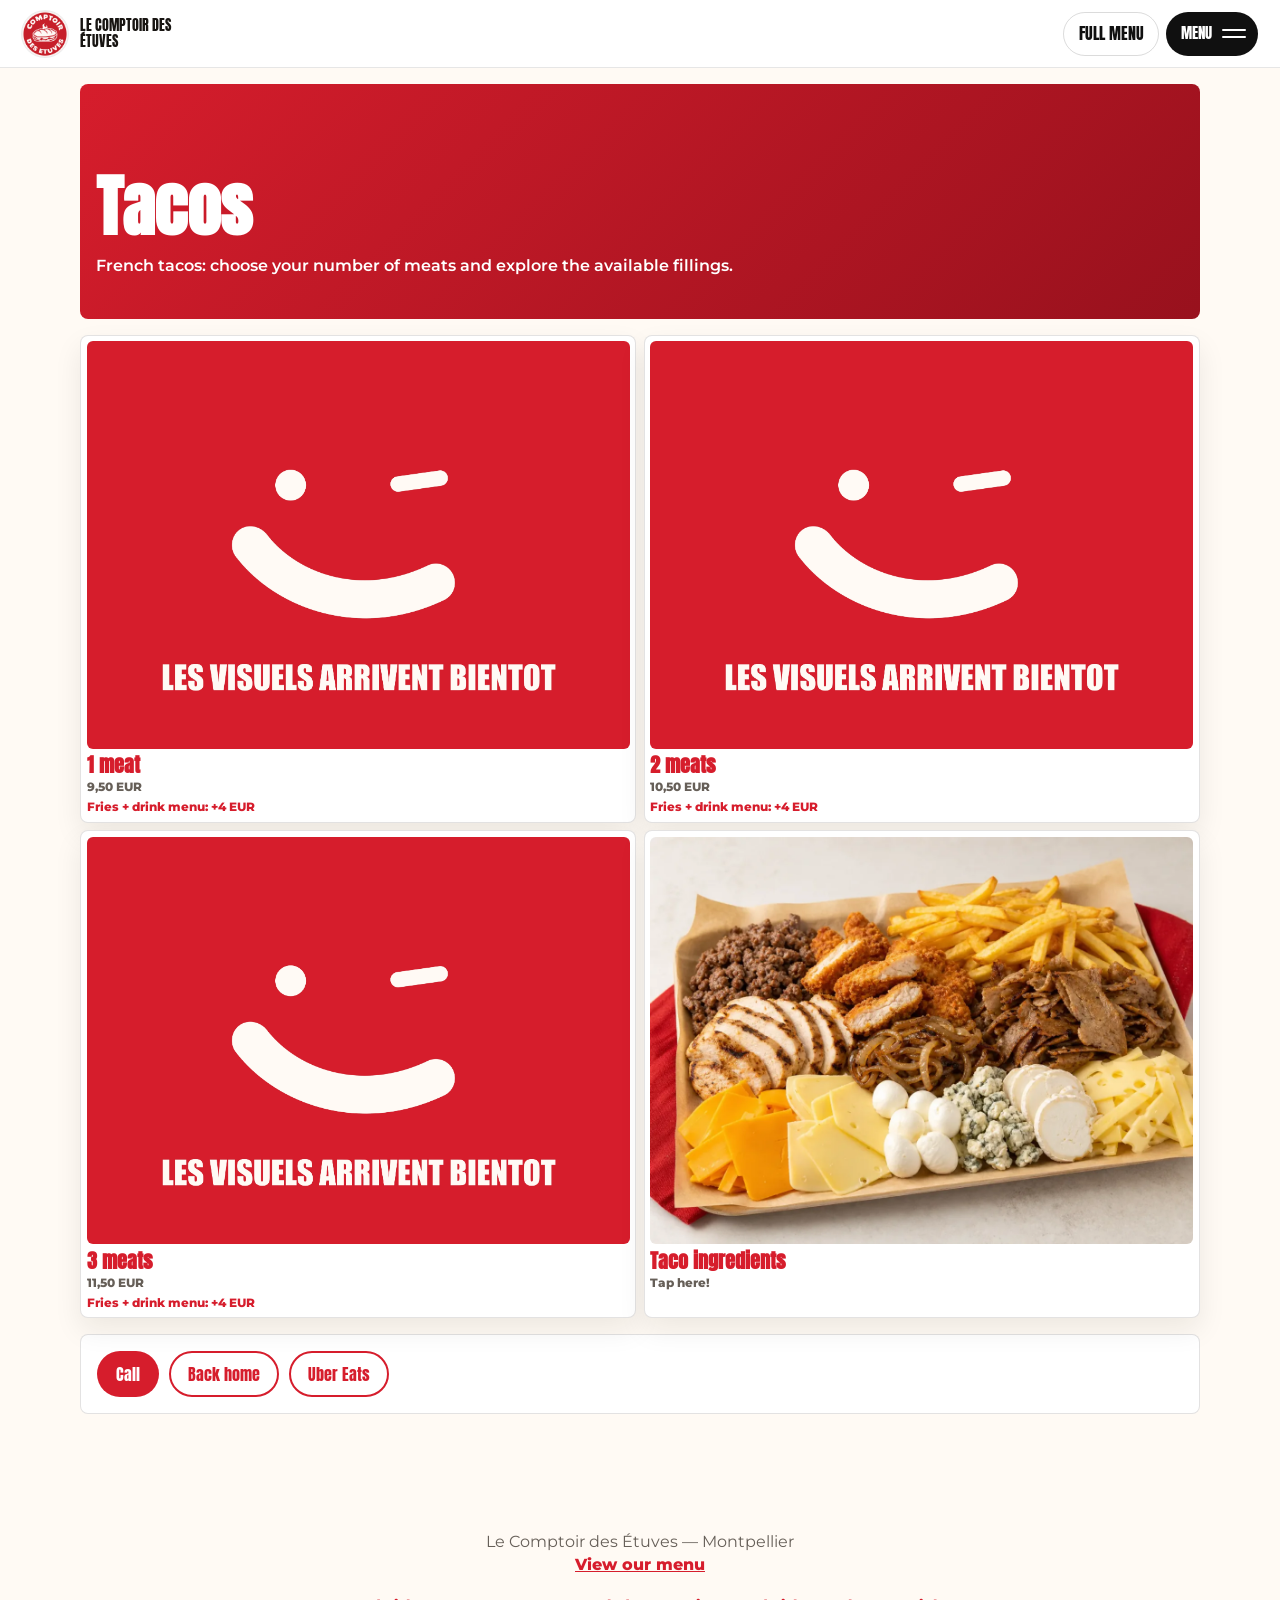
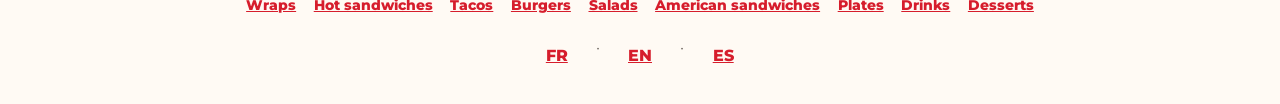
<file: tacos.html>
<!doctype html>
<html lang="fr">
<head>
  <meta charset="UTF-8" />
  <meta name="viewport" content="width=device-width, initial-scale=1" />
  <script src="language-redirect.js"></script>
  <title>Tacos &agrave; Montpellier | Le Comptoir des &Eacute;tuves</title>
  <meta name="description" content="Tacos &agrave; Montpellier centre : une, deux ou trois viandes, fromages et sauces au choix. D&eacute;couvre les prix et formules du Comptoir des &Eacute;tuves." />
  <meta name="theme-color" content="#d61d2c" />
  <link rel="canonical" href="https://comptoir-des-etuves.com/tacos.html" />
  <link rel="alternate" hreflang="fr" href="https://comptoir-des-etuves.com/tacos.html" />
  <link rel="alternate" hreflang="en" href="https://comptoir-des-etuves.com/en/tacos.html" />
  <link rel="alternate" hreflang="es" href="https://comptoir-des-etuves.com/es/tacos.html" />
  <link rel="alternate" hreflang="x-default" href="https://comptoir-des-etuves.com/tacos.html" />
  <meta property="og:type" content="website" />
  <meta property="og:title" content="Tacos &agrave; Montpellier | Le Comptoir des &Eacute;tuves" />
  <meta property="og:description" content="Tacos &agrave; Montpellier centre : une, deux ou trois viandes, fromages et sauces au choix. D&eacute;couvre les prix et formules du Comptoir des &Eacute;tuves." />
  <meta property="og:url" content="https://comptoir-des-etuves.com/tacos.html" />
  <meta property="og:image" content="https://comptoir-des-etuves.com/images/visuels-arrivent-bientot.webp" />
  <meta name="twitter:card" content="summary_large_image" />
  <meta name="twitter:title" content="Tacos &agrave; Montpellier | Le Comptoir des &Eacute;tuves" />
  <meta name="twitter:description" content="Tacos &agrave; Montpellier centre : une, deux ou trois viandes, fromages et sauces au choix. D&eacute;couvre les prix et formules du Comptoir des &Eacute;tuves." />
  <meta name="twitter:image" content="https://comptoir-des-etuves.com/images/visuels-arrivent-bientot.webp" />
  <link rel="preconnect" href="https://fonts.googleapis.com" />
  <link rel="preconnect" href="https://fonts.gstatic.com" crossorigin />
  <link href="https://fonts.googleapis.com/css2?family=Anton&family=Montserrat:wght@400;500;600;700;800&display=swap" rel="stylesheet" />
  <link rel="stylesheet" href="styles.css" />
  <link rel="icon" href="favicon.ico" sizes="any" />
  <link rel="icon" type="image/png" href="favicon.png" />
  <link rel="apple-touch-icon" href="favicon.png" />
  <script type="application/ld+json">
  {
    "@context": "https://schema.org",
    "@type": "Menu",
    "@id": "https://comptoir-des-etuves.com/tacos.html#menu",
    "name": "Tacos",
    "url": "https://comptoir-des-etuves.com/tacos.html",
    "hasMenuItem": [
      {
        "@type": "MenuItem",
        "name": "1 viande",
        "image": "https://comptoir-des-etuves.com/images/visuels-arrivent-bientot.webp",
        "offers": {
          "@type": "Offer",
          "price": "9.50",
          "priceCurrency": "EUR"
        }
      },
      {
        "@type": "MenuItem",
        "name": "2 viandes",
        "image": "https://comptoir-des-etuves.com/images/visuels-arrivent-bientot.webp",
        "offers": {
          "@type": "Offer",
          "price": "10.50",
          "priceCurrency": "EUR"
        }
      },
      {
        "@type": "MenuItem",
        "name": "3 viandes",
        "image": "https://comptoir-des-etuves.com/images/visuels-arrivent-bientot.webp",
        "offers": {
          "@type": "Offer",
          "price": "11.50",
          "priceCurrency": "EUR"
        }
      },
      {
        "@type": "MenuItem",
        "name": "Ingrédients tacos",
        "description": "Viande au choix : Steak / Tenders / Kebab / Blanc de poulet\n\nFromage au choix : Cheddar / Raclette / Mozza / Bleu / Chèvre / Emmental\n\nOignons confits\n\nFrites",
        "image": "https://comptoir-des-etuves.com/images/tacos-ingredients.webp"
      }
    ]
  }
  </script>
</head>
<body class="product-page home category-page">
  <header class="topbar">
    <a class="brand" href="index.html?lang=fr" aria-label="Accueil Le Comptoir des Étuves">
      <img loading="lazy" decoding="async" src="images/logo.webp" alt="Logo Le Comptoir des Étuves" />
      <span>Le Comptoir des Étuves</span>
    </a>
    <div class="topbar-actions">
      <a class="topbar-link" href="index.html?lang=fr#menu">La carte</a>
      <button class="menu-toggle" type="button" aria-controls="siteMenu" aria-expanded="false" aria-label="Ouvrir le menu">
        <span class="menu-toggle-label">Menu</span>
        <span class="menu-toggle-lines" aria-hidden="true"><i></i><i></i></span>
      </button>
    </div>
  </header>
  <nav class="site-menu" id="siteMenu" aria-label="Navigation principale" hidden>
    <div class="site-menu-panel">
      <div class="site-menu-header">
        <a class="brand" href="index.html?lang=fr" aria-label="Accueil Le Comptoir des Étuves">
          <img loading="lazy" decoding="async" src="images/logo.webp" alt="Logo Le Comptoir des Étuves" />
          <span>Le Comptoir des Étuves</span>
        </a>
        <button class="menu-close" type="button" aria-label="Fermer le menu">&times;</button>
      </div>
      <p class="menu-eyebrow">La carte</p>
      <div class="site-menu-links">
        <a href="wraps.html">Wraps</a>
        <a href="sandwichs-chauds.html">Sandwichs chauds</a>
        <a href="tacos.html">Tacos</a>
        <a href="burgers.html">Burgers</a>
        <a href="salades.html">Salades</a>
        <a href="americains.html">Américains</a>
        <a href="assiettes.html">Assiettes</a>
        <a href="boissons.html">Boissons</a>
        <a href="desserts.html">Desserts</a>
      </div>
      <div class="site-menu-footer">
        <a href="index.html?lang=fr#infos">Infos pratiques</a>
        <a class="btn btn-uber-eats" href="https://www.ubereats.com/fr/store/comptoir-des-etuves/ZKupSNvwXZqzl_tochM5Iw?msockid=33f06aeddd2b65fa2c007c70dc0e6430" target="_blank" rel="noopener">Uber Eats</a>
      </div>
    </div>
  </nav>
  <main class="page-main">
    <section class="product-hero wave-section wave-red"><div><h1>Tacos</h1><p class="category-intro">Nos tacos français : choisissez le nombre de viandes et découvrez les garnitures disponibles.</p></div></section>
    <section class="product-grid">
      <article class="product-card"><img loading="lazy" decoding="async" src="images/visuels-arrivent-bientot.webp" alt="Tacos 1 viande" /><h2>1 viande</h2><p>9,50 EUR</p></article>
      <article class="product-card"><img loading="lazy" decoding="async" src="images/visuels-arrivent-bientot.webp" alt="Tacos 2 viandes" /><h2>2 viandes</h2><p>10,50 EUR</p></article>
      <article class="product-card"><img loading="lazy" decoding="async" src="images/visuels-arrivent-bientot.webp" alt="Tacos 3 viandes" /><h2>3 viandes</h2><p>11,50 EUR</p></article>
      <article class="product-card" data-no-price data-no-menu-price data-detail="Viande au choix : Steak / Tenders / Kebab / Blanc de poulet&#10;&#10;Fromage au choix : Cheddar / Raclette / Mozza / Bleu / Chèvre / Emmental&#10;&#10;Oignons confits&#10;&#10;Frites"><img loading="lazy" decoding="async" src="images/tacos-ingredients.webp" alt="Ingrédients tacos" /><h2>Ingrédients tacos</h2><p>Clique ici !</p></article>
    </section>
    <section class="cta-band"><a class="btn btn-primary" href="tel:+33783751334">Appeler</a><a class="btn btn-outline" href="index.html">Retour accueil</a><a class="btn btn-outline" href="https://www.ubereats.com/fr/store/comptoir-des-etuves/ZKupSNvwXZqzl_tochM5Iw?msockid=33f06aeddd2b65fa2c007c70dc0e6430" target="_blank" rel="noopener">Uber Eats</a></section>
  </main>
  <nav class="mobile-actions" aria-label="Actions rapides mobile"><button class="menu-open-btn" type="button" aria-controls="siteMenu">Menu</button><a href="index.html">Accueil</a><a href="tel:+33783751334">Appeler</a><a href="https://www.ubereats.com/fr/store/comptoir-des-etuves/ZKupSNvwXZqzl_tochM5Iw?msockid=33f06aeddd2b65fa2c007c70dc0e6430" target="_blank" rel="noopener">Uber Eats</a></nav>
  <footer class="site-footer"><p>Le Comptoir des Étuves — Montpellier</p><a href="index.html?lang=fr#menu">Voir notre carte</a>
<nav class="footer-categories" aria-label="Nos spécialités"><a href="wraps.html">Wraps</a>
<a href="sandwichs-chauds.html">Sandwichs chauds</a>
<a href="tacos.html">Tacos</a>
<a href="burgers.html">Burgers</a>
<a href="salades.html">Salades</a>
<a href="americains.html">Américains</a>
<a href="assiettes.html">Assiettes</a>
<a href="boissons.html">Boissons</a>
<a href="desserts.html">Desserts</a></nav>
    <nav class="footer-languages" aria-label="Language / Langue / Idioma"><a href="tacos.html?lang=fr" hreflang="fr" lang="fr" aria-current="page">FR</a> · <a href="en/tacos.html" hreflang="en" lang="en">EN</a> · <a href="es/tacos.html" hreflang="es" lang="es">ES</a></nav>
</footer>

  <script src="script.js"></script>
</body>
</html>
</file>
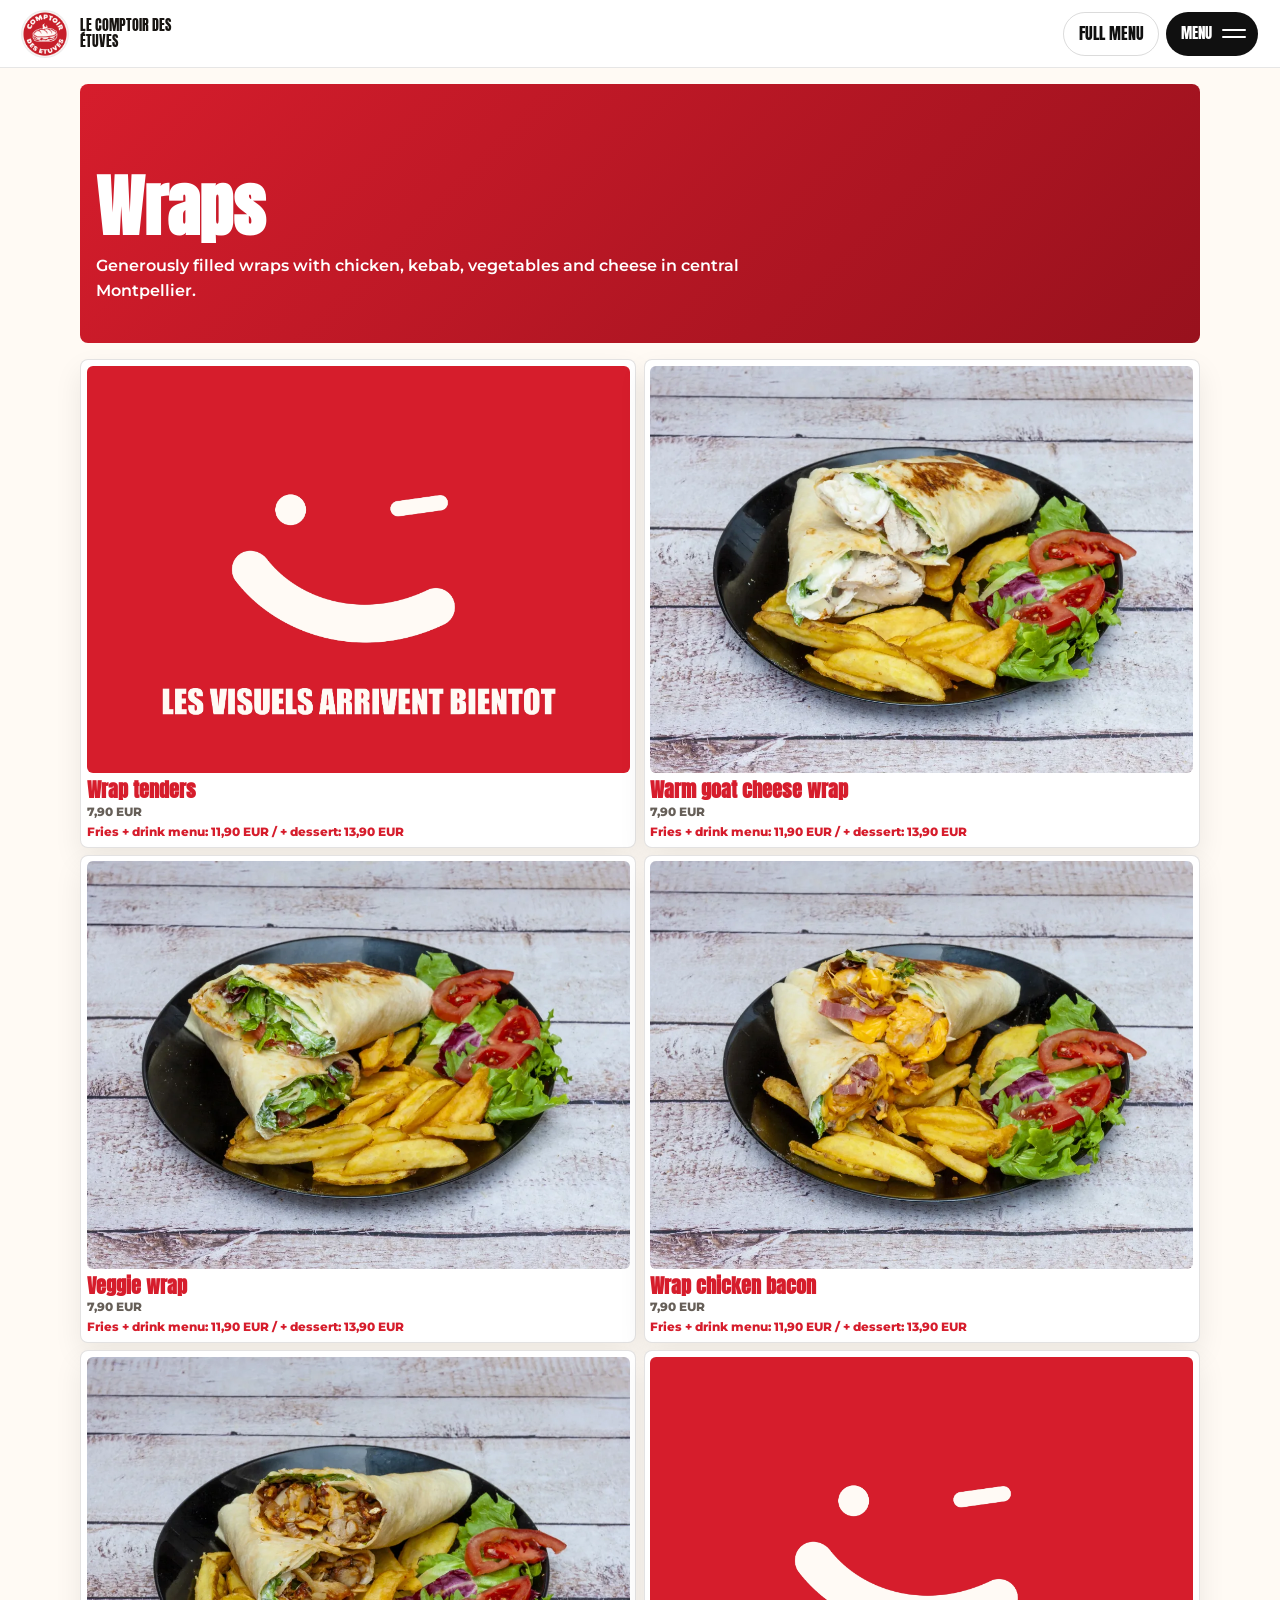
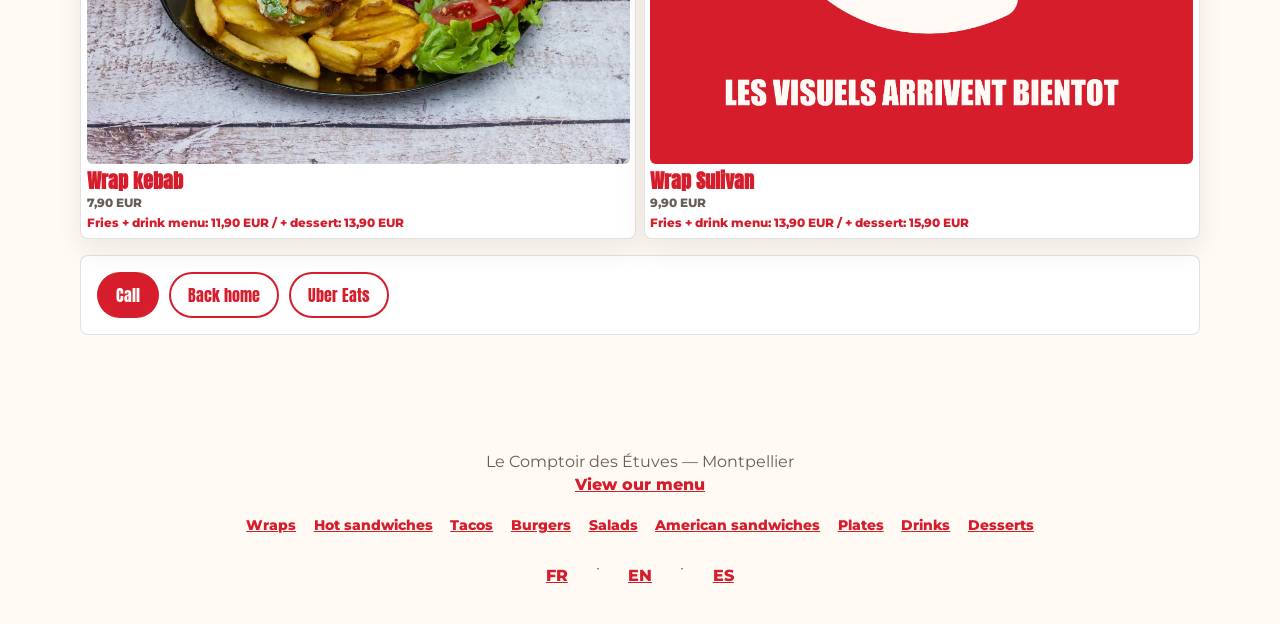
<file: wraps.html>
<!doctype html>
<html lang="fr">
<head>
  <meta charset="UTF-8" />
  <meta name="viewport" content="width=device-width, initial-scale=1" />
  <script src="language-redirect.js"></script>
  <title>Wraps &agrave; Montpellier | Le Comptoir des &Eacute;tuves</title>
  <meta name="description" content="Wraps &agrave; Montpellier centre : tenders, ch&egrave;vre, veggie, chicken bacon, kebab ou Sulivan. D&eacute;couvre les prix et formules du Comptoir des &Eacute;tuves." />
  <meta name="theme-color" content="#d61d2c" />
  <link rel="canonical" href="https://comptoir-des-etuves.com/wraps.html" />
  <link rel="alternate" hreflang="fr" href="https://comptoir-des-etuves.com/wraps.html" />
  <link rel="alternate" hreflang="en" href="https://comptoir-des-etuves.com/en/wraps.html" />
  <link rel="alternate" hreflang="es" href="https://comptoir-des-etuves.com/es/wraps.html" />
  <link rel="alternate" hreflang="x-default" href="https://comptoir-des-etuves.com/wraps.html" />
  <meta property="og:type" content="website" />
  <meta property="og:title" content="Wraps &agrave; Montpellier | Le Comptoir des &Eacute;tuves" />
  <meta property="og:description" content="Wraps &agrave; Montpellier centre : tenders, ch&egrave;vre, veggie, chicken bacon, kebab ou Sulivan. D&eacute;couvre les prix et formules du Comptoir des &Eacute;tuves." />
  <meta property="og:url" content="https://comptoir-des-etuves.com/wraps.html" />
  <meta property="og:image" content="https://comptoir-des-etuves.com/images/visuels-arrivent-bientot.webp" />
  <meta name="twitter:card" content="summary_large_image" />
  <meta name="twitter:title" content="Wraps &agrave; Montpellier | Le Comptoir des &Eacute;tuves" />
  <meta name="twitter:description" content="Wraps &agrave; Montpellier centre : tenders, ch&egrave;vre, veggie, chicken bacon, kebab ou Sulivan. D&eacute;couvre les prix et formules du Comptoir des &Eacute;tuves." />
  <meta name="twitter:image" content="https://comptoir-des-etuves.com/images/visuels-arrivent-bientot.webp" />
  <link rel="preconnect" href="https://fonts.googleapis.com" />
  <link rel="preconnect" href="https://fonts.gstatic.com" crossorigin />
  <link href="https://fonts.googleapis.com/css2?family=Anton&family=Montserrat:wght@400;500;600;700;800&display=swap" rel="stylesheet" />
  <link rel="stylesheet" href="styles.css" />
  <link rel="icon" href="favicon.ico" sizes="any" />
  <link rel="icon" type="image/png" href="favicon.png" />
  <link rel="apple-touch-icon" href="favicon.png" />
  <script type="application/ld+json">
  {
    "@context": "https://schema.org",
    "@type": "Menu",
    "@id": "https://comptoir-des-etuves.com/wraps.html#menu",
    "name": "Wraps",
    "url": "https://comptoir-des-etuves.com/wraps.html",
    "hasMenuItem": [
      {
        "@type": "MenuItem",
        "name": "Wrap tenders",
        "description": "Galette de blé, tenders de poulet, cheddar fondu, crudités, oignons confits.",
        "image": "https://comptoir-des-etuves.com/images/visuels-arrivent-bientot.webp",
        "offers": {
          "@type": "Offer",
          "price": "7.90",
          "priceCurrency": "EUR"
        }
      },
      {
        "@type": "MenuItem",
        "name": "Wrap chèvre chaud",
        "description": "Galette de blé, blanc de poulet, chèvre fondu, crudités, oignons confits.",
        "image": "https://comptoir-des-etuves.com/images/Wrap%20Che%CC%82vre%20chaud.webp",
        "offers": {
          "@type": "Offer",
          "price": "7.90",
          "priceCurrency": "EUR"
        }
      },
      {
        "@type": "MenuItem",
        "name": "Wrap veggie",
        "description": "Galette de blé, galette de légumes, cheddar fondu, crudités, oignons confits.",
        "image": "https://comptoir-des-etuves.com/images/Wrap%20Veggie.webp",
        "offers": {
          "@type": "Offer",
          "price": "7.90",
          "priceCurrency": "EUR"
        }
      },
      {
        "@type": "MenuItem",
        "name": "Wrap chicken bacon",
        "description": "Galette de blé, tenders de poulet, bacon de bœuf, crudités, oignons confits.",
        "image": "https://comptoir-des-etuves.com/images/Wrap%20Chicken%20Bacon.webp",
        "offers": {
          "@type": "Offer",
          "price": "7.90",
          "priceCurrency": "EUR"
        }
      },
      {
        "@type": "MenuItem",
        "name": "Wrap kebab",
        "description": "Galette de blé, lamelles de kebab de poulet marinées, crudités, oignons confits.",
        "image": "https://comptoir-des-etuves.com/images/Wrap%20Kebab.webp",
        "offers": {
          "@type": "Offer",
          "price": "7.90",
          "priceCurrency": "EUR"
        }
      },
      {
        "@type": "MenuItem",
        "name": "Wrap Sulivan",
        "description": "Galette de blé, steak façon bouchère 120g, galette de pomme de terre, crudités, oignons confits.",
        "image": "https://comptoir-des-etuves.com/images/visuels-arrivent-bientot.webp",
        "offers": {
          "@type": "Offer",
          "price": "9.90",
          "priceCurrency": "EUR"
        }
      }
    ]
  }
  </script>
</head>
<body class="product-page home category-page">
  <header class="topbar">
    <a class="brand" href="index.html?lang=fr" aria-label="Accueil Le Comptoir des Étuves">
      <img loading="lazy" decoding="async" src="images/logo.webp" alt="Logo Le Comptoir des Étuves" />
      <span>Le Comptoir des Étuves</span>
    </a>
    <div class="topbar-actions">
      <a class="topbar-link" href="index.html?lang=fr#menu">La carte</a>
      <button class="menu-toggle" type="button" aria-controls="siteMenu" aria-expanded="false" aria-label="Ouvrir le menu">
        <span class="menu-toggle-label">Menu</span>
        <span class="menu-toggle-lines" aria-hidden="true"><i></i><i></i></span>
      </button>
    </div>
  </header>
  <nav class="site-menu" id="siteMenu" aria-label="Navigation principale" hidden>
    <div class="site-menu-panel">
      <div class="site-menu-header">
        <a class="brand" href="index.html?lang=fr" aria-label="Accueil Le Comptoir des Étuves">
          <img loading="lazy" decoding="async" src="images/logo.webp" alt="Logo Le Comptoir des Étuves" />
          <span>Le Comptoir des Étuves</span>
        </a>
        <button class="menu-close" type="button" aria-label="Fermer le menu">&times;</button>
      </div>
      <p class="menu-eyebrow">La carte</p>
      <div class="site-menu-links">
        <a href="wraps.html">Wraps</a>
        <a href="sandwichs-chauds.html">Sandwichs chauds</a>
        <a href="tacos.html">Tacos</a>
        <a href="burgers.html">Burgers</a>
        <a href="salades.html">Salades</a>
        <a href="americains.html">Américains</a>
        <a href="assiettes.html">Assiettes</a>
        <a href="boissons.html">Boissons</a>
        <a href="desserts.html">Desserts</a>
      </div>
      <div class="site-menu-footer">
        <a href="index.html?lang=fr#infos">Infos pratiques</a>
        <a class="btn btn-uber-eats" href="https://www.ubereats.com/fr/store/comptoir-des-etuves/ZKupSNvwXZqzl_tochM5Iw?msockid=33f06aeddd2b65fa2c007c70dc0e6430" target="_blank" rel="noopener">Uber Eats</a>
      </div>
    </div>
  </nav>
  <main class="page-main">
    <section class="product-hero wave-section wave-red"><div><h1>Wraps</h1><p class="category-intro">Nos wraps généreux : poulet, kebab, légumes et fromages, à découvrir au centre de Montpellier.</p></div></section>
    <section class="product-grid">
      <article class="product-card" data-menu-price="Menu frites + boisson : 11,90 EUR / + dessert : 13,90 EUR" data-detail="Galette de blé, tenders de poulet, cheddar fondu, crudités, oignons confits." data-extras="Bacon +1 EUR, fromage +1 EUR (cheddar, chèvre, raclette, mozzarella), steak +2 EUR, œuf +1 EUR. Accompagnements : frites 3 EUR, frites et cheddar fondu 5 EUR, bucket de tenders 6 pièces 6 EUR ou 9 pièces 9 EUR."><img loading="lazy" decoding="async" src="images/visuels-arrivent-bientot.webp" alt="Wrap tenders" /><h2>Wrap tenders</h2><p>7,90 EUR</p></article>
      <article class="product-card" data-menu-price="Menu frites + boisson : 11,90 EUR / + dessert : 13,90 EUR" data-detail="Galette de blé, blanc de poulet, chèvre fondu, crudités, oignons confits." data-extras="Bacon +1 EUR, fromage +1 EUR (cheddar, chèvre, raclette, mozzarella), steak +2 EUR, œuf +1 EUR. Accompagnements : frites 3 EUR, frites et cheddar fondu 5 EUR, bucket de tenders 6 pièces 6 EUR ou 9 pièces 9 EUR."><img loading="lazy" decoding="async" src="images/Wrap%20Che%CC%82vre%20chaud.webp" alt="Wrap chèvre chaud" /><h2>Wrap chèvre chaud</h2><p>7,90 EUR</p></article>
      <article class="product-card" data-menu-price="Menu frites + boisson : 11,90 EUR / + dessert : 13,90 EUR" data-detail="Galette de blé, galette de légumes, cheddar fondu, crudités, oignons confits." data-extras="Bacon +1 EUR, fromage +1 EUR (cheddar, chèvre, raclette, mozzarella), steak +2 EUR, œuf +1 EUR. Accompagnements : frites 3 EUR, frites et cheddar fondu 5 EUR, bucket de tenders 6 pièces 6 EUR ou 9 pièces 9 EUR."><img loading="lazy" decoding="async" src="images/Wrap%20Veggie.webp" alt="Wrap veggie" /><h2>Wrap veggie</h2><p>7,90 EUR</p></article>
      <article class="product-card" data-menu-price="Menu frites + boisson : 11,90 EUR / + dessert : 13,90 EUR" data-detail="Galette de blé, tenders de poulet, bacon de bœuf, crudités, oignons confits." data-extras="Bacon +1 EUR, fromage +1 EUR (cheddar, chèvre, raclette, mozzarella), steak +2 EUR, œuf +1 EUR. Accompagnements : frites 3 EUR, frites et cheddar fondu 5 EUR, bucket de tenders 6 pièces 6 EUR ou 9 pièces 9 EUR."><img loading="lazy" decoding="async" src="images/Wrap%20Chicken%20Bacon.webp" alt="Wrap chicken bacon" /><h2>Wrap chicken bacon</h2><p>7,90 EUR</p></article>
      <article class="product-card" data-menu-price="Menu frites + boisson : 11,90 EUR / + dessert : 13,90 EUR" data-detail="Galette de blé, lamelles de kebab de poulet marinées, crudités, oignons confits." data-extras="Bacon +1 EUR, fromage +1 EUR (cheddar, chèvre, raclette, mozzarella), steak +2 EUR, œuf +1 EUR. Accompagnements : frites 3 EUR, frites et cheddar fondu 5 EUR, bucket de tenders 6 pièces 6 EUR ou 9 pièces 9 EUR."><img loading="lazy" decoding="async" src="images/Wrap%20Kebab.webp" alt="Wrap kebab" /><h2>Wrap kebab</h2><p>7,90 EUR</p></article>
      <article class="product-card" data-menu-price="Menu frites + boisson : 13,90 EUR / + dessert : 15,90 EUR" data-detail="Galette de blé, steak façon bouchère 120g, galette de pomme de terre, crudités, oignons confits." data-extras="Bacon +1 EUR, fromage +1 EUR (cheddar, chèvre, raclette, mozzarella), steak +2 EUR, œuf +1 EUR. Accompagnements : frites 3 EUR, frites et cheddar fondu 5 EUR, bucket de tenders 6 pièces 6 EUR ou 9 pièces 9 EUR."><img loading="lazy" decoding="async" src="images/visuels-arrivent-bientot.webp" alt="Wrap Sulivan" /><h2>Wrap Sulivan</h2><p>9,90 EUR</p></article>
    </section>
    <section class="cta-band"><a class="btn btn-primary" href="tel:+33783751334">Appeler</a><a class="btn btn-outline" href="index.html">Retour accueil</a><a class="btn btn-outline" href="https://www.ubereats.com/fr/store/comptoir-des-etuves/ZKupSNvwXZqzl_tochM5Iw?msockid=33f06aeddd2b65fa2c007c70dc0e6430" target="_blank" rel="noopener">Uber Eats</a></section>
  </main>
  <nav class="mobile-actions" aria-label="Actions rapides mobile"><button class="menu-open-btn" type="button" aria-controls="siteMenu">Menu</button><a href="index.html">Accueil</a><a href="tel:+33783751334">Appeler</a><a href="https://www.ubereats.com/fr/store/comptoir-des-etuves/ZKupSNvwXZqzl_tochM5Iw?msockid=33f06aeddd2b65fa2c007c70dc0e6430" target="_blank" rel="noopener">Uber Eats</a></nav>
  <footer class="site-footer"><p>Le Comptoir des Étuves — Montpellier</p><a href="index.html?lang=fr#menu">Voir notre carte</a>
<nav class="footer-categories" aria-label="Nos spécialités"><a href="wraps.html">Wraps</a>
<a href="sandwichs-chauds.html">Sandwichs chauds</a>
<a href="tacos.html">Tacos</a>
<a href="burgers.html">Burgers</a>
<a href="salades.html">Salades</a>
<a href="americains.html">Américains</a>
<a href="assiettes.html">Assiettes</a>
<a href="boissons.html">Boissons</a>
<a href="desserts.html">Desserts</a></nav>
    <nav class="footer-languages" aria-label="Language / Langue / Idioma"><a href="wraps.html?lang=fr" hreflang="fr" lang="fr" aria-current="page">FR</a> · <a href="en/wraps.html" hreflang="en" lang="en">EN</a> · <a href="es/wraps.html" hreflang="es" lang="es">ES</a></nav>
</footer>

  <script src="script.js"></script>
</body>
</html>
</file>
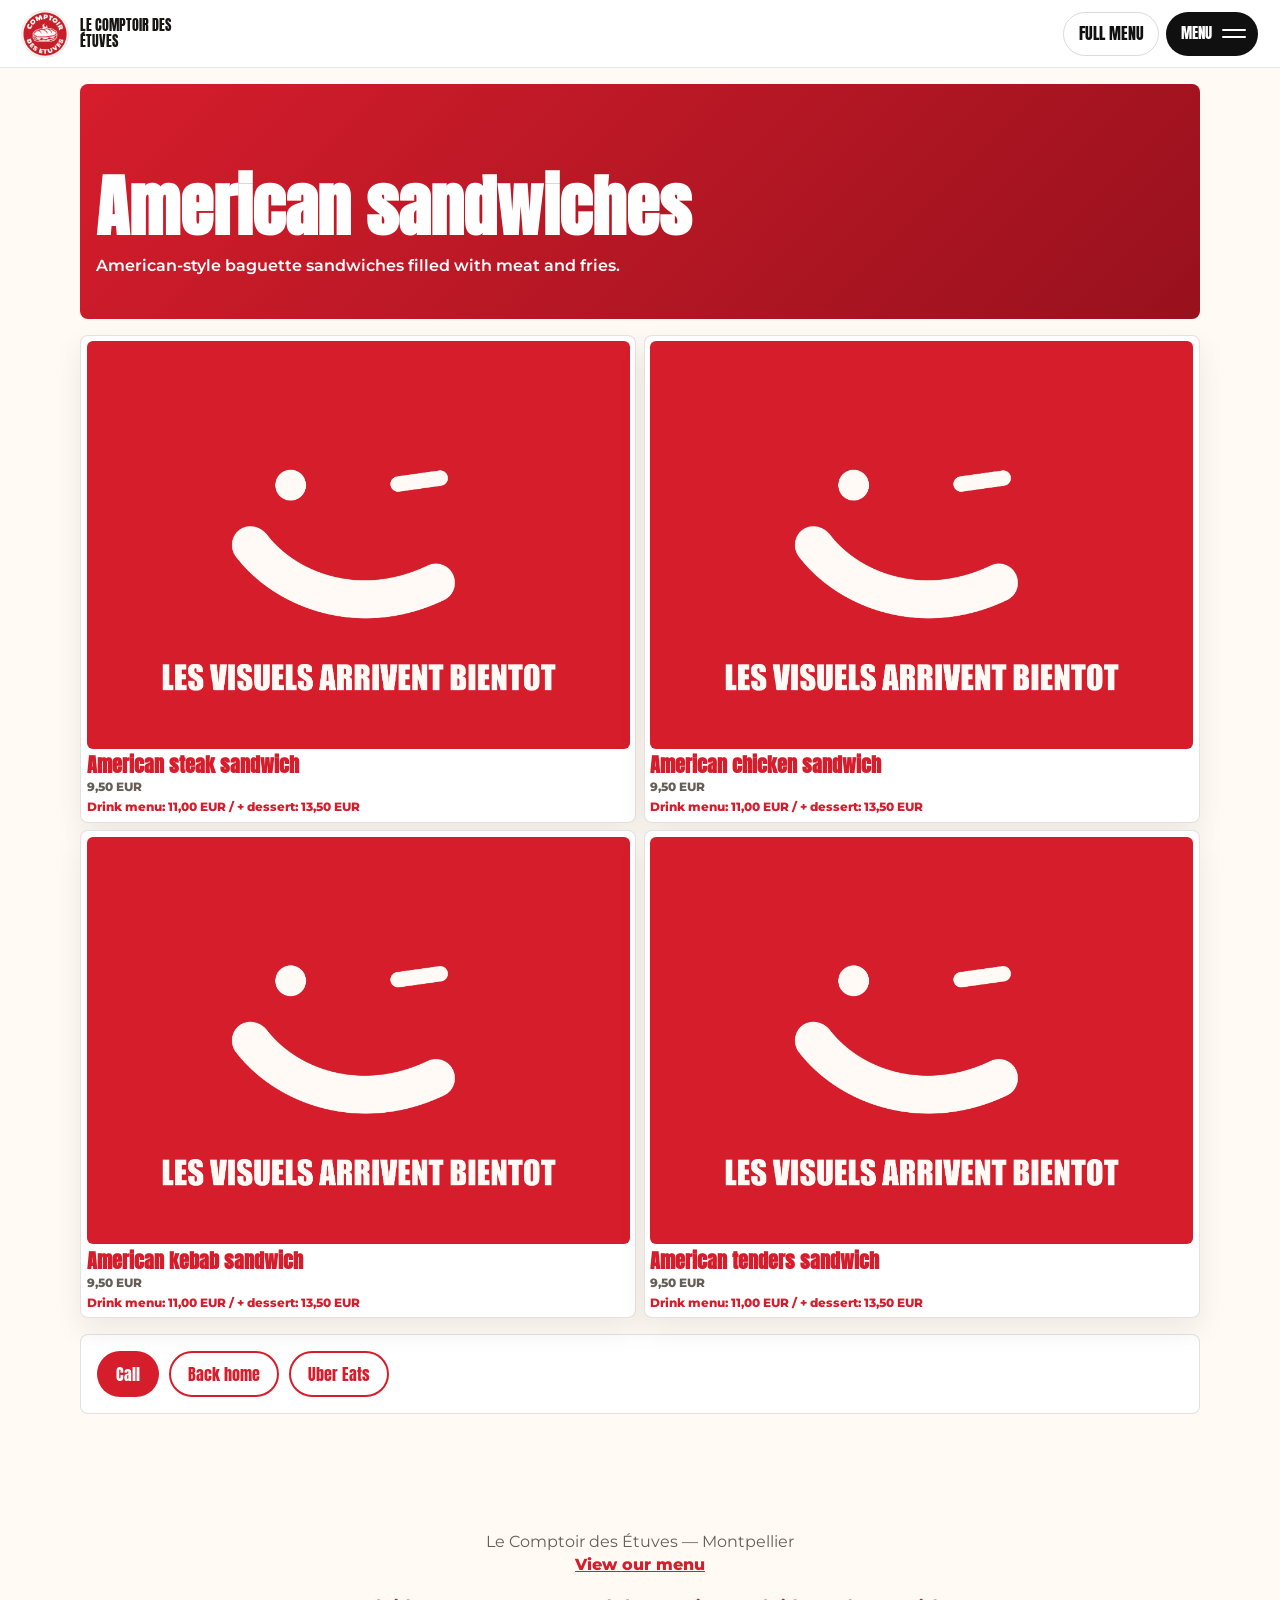
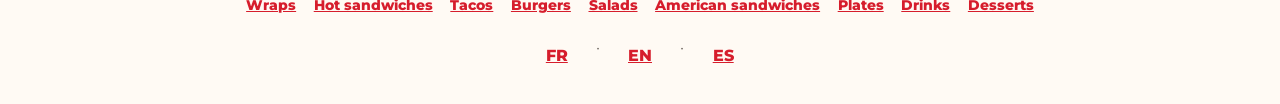
<file: en/americains.html>
<!doctype html>
<html lang="en">
<head>
  <meta charset="UTF-8" />
  <meta name="viewport" content="width=device-width, initial-scale=1" />
  <title>American sandwiches in Montpellier | Le Comptoir des Etuves</title>
  <meta name="description" content="American sandwiches in Montpellier city centre, near Place de la Comedie. Menu, prices and cheap eats at Le Comptoir des Etuves, formerly Chez Alex." />
  <meta name="theme-color" content="#d61d2c" />
  <link rel="canonical" href="https://comptoir-des-etuves.com/en/americains.html" />
  <link rel="alternate" hreflang="fr" href="https://comptoir-des-etuves.com/americains.html" />
  <link rel="alternate" hreflang="en" href="https://comptoir-des-etuves.com/en/americains.html" />
  <link rel="alternate" hreflang="es" href="https://comptoir-des-etuves.com/es/americains.html" />
  <link rel="alternate" hreflang="x-default" href="https://comptoir-des-etuves.com/americains.html" />
  <meta property="og:type" content="website" />
  <meta property="og:locale" content="en_GB" />
  <meta property="og:title" content="American sandwiches in Montpellier | Le Comptoir des Etuves" />
  <meta property="og:description" content="American sandwiches in Montpellier city centre, near Place de la Comedie. Menu, prices and cheap eats at Le Comptoir des Etuves, formerly Chez Alex." />
  <meta property="og:url" content="https://comptoir-des-etuves.com/en/americains.html" />
  <meta property="og:image" content="https://comptoir-des-etuves.com/images/visuels-arrivent-bientot.webp" />
  <meta name="twitter:card" content="summary_large_image" />
  <meta name="twitter:title" content="American sandwiches in Montpellier | Le Comptoir des Etuves" />
  <meta name="twitter:description" content="American sandwiches in Montpellier city centre, near Place de la Comedie. Menu, prices and cheap eats at Le Comptoir des Etuves, formerly Chez Alex." />
  <meta name="twitter:image" content="https://comptoir-des-etuves.com/images/visuels-arrivent-bientot.webp" />
  <link rel="preconnect" href="https://fonts.googleapis.com" />
  <link rel="preconnect" href="https://fonts.gstatic.com" crossorigin />
  <link href="https://fonts.googleapis.com/css2?family=Anton&family=Montserrat:wght@400;500;600;700;800&display=swap" rel="stylesheet" />
  <link rel="stylesheet" href="../styles.css" />
  <link rel="icon" href="../favicon.ico" sizes="any" />
  <link rel="icon" type="image/png" href="../favicon.png" />
  <link rel="apple-touch-icon" href="../favicon.png" />
  <script type="application/ld+json">
  {
    "@context": "https://schema.org",
    "@type": "Menu",
    "@id": "https://comptoir-des-etuves.com/en/americains.html#menu",
    "name": "American sandwiches",
    "url": "https://comptoir-des-etuves.com/en/americains.html",
    "inLanguage": "en",
    "hasMenuItem": [
      {
        "@type": "MenuItem",
        "name": "American steak sandwich",
        "description": "Half bakery baguette, fries, 120g butcher-style steak, caramelized onions.",
        "image": "https://comptoir-des-etuves.com/images/visuels-arrivent-bientot.webp",
        "offers": {
          "@type": "Offer",
          "price": "9.50",
          "priceCurrency": "EUR"
        }
      },
      {
        "@type": "MenuItem",
        "name": "American chicken sandwich",
        "description": "Half bakery baguette, fries, chicken breast, caramelized onions.",
        "image": "https://comptoir-des-etuves.com/images/visuels-arrivent-bientot.webp",
        "offers": {
          "@type": "Offer",
          "price": "9.50",
          "priceCurrency": "EUR"
        }
      },
      {
        "@type": "MenuItem",
        "name": "American kebab sandwich",
        "description": "Half bakery baguette, fries, chicken kebab, caramelized onions.",
        "image": "https://comptoir-des-etuves.com/images/visuels-arrivent-bientot.webp",
        "offers": {
          "@type": "Offer",
          "price": "9.50",
          "priceCurrency": "EUR"
        }
      },
      {
        "@type": "MenuItem",
        "name": "American tenders sandwich",
        "description": "Half bakery baguette, fries, chicken tenders, caramelized onions.",
        "image": "https://comptoir-des-etuves.com/images/visuels-arrivent-bientot.webp",
        "offers": {
          "@type": "Offer",
          "price": "9.50",
          "priceCurrency": "EUR"
        }
      }
    ]
  }
  </script>
</head>
<body class="product-page home category-page">
  <header class="topbar">
    <a class="brand" href="index.html" aria-label="Le Comptoir des Étuves home">
      <img loading="lazy" decoding="async" src="../images/logo.webp" alt="Le Comptoir des Étuves logo" />
      <span>Le Comptoir des Étuves</span>
    </a>
    <div class="topbar-actions">
      <a class="topbar-link" href="index.html#menu">Full menu</a>
      <button class="menu-toggle" type="button" aria-controls="siteMenu" aria-expanded="false" aria-label="Open menu">
        <span class="menu-toggle-label">Menu</span>
        <span class="menu-toggle-lines" aria-hidden="true"><i></i><i></i></span>
      </button>
    </div>
  </header>
  <nav class="site-menu" id="siteMenu" aria-label="Main navigation" hidden>
    <div class="site-menu-panel">
      <div class="site-menu-header">
        <a class="brand" href="index.html" aria-label="Le Comptoir des Étuves home">
          <img loading="lazy" decoding="async" src="../images/logo.webp" alt="Le Comptoir des Étuves logo" />
          <span>Le Comptoir des Étuves</span>
        </a>
        <button class="menu-close" type="button" aria-label="Close menu">&times;</button>
      </div>
      <p class="menu-eyebrow">Full menu</p>
      <div class="site-menu-links">
        <a href="wraps.html">Wraps</a>
        <a href="sandwichs-chauds.html">Hot sandwiches</a>
        <a href="tacos.html">Tacos</a>
        <a href="burgers.html">Burgers</a>
        <a href="salades.html">Salads</a>
        <a href="americains.html">American sandwiches</a>
        <a href="assiettes.html">Plates</a>
        <a href="boissons.html">Drinks</a>
        <a href="desserts.html">Desserts</a>
      </div>
      <div class="site-menu-footer">
        <a href="index.html#infos">Practical information</a>
        <a class="btn btn-uber-eats" href="https://www.ubereats.com/fr/store/comptoir-des-etuves/ZKupSNvwXZqzl_tochM5Iw?msockid=33f06aeddd2b65fa2c007c70dc0e6430" target="_blank" rel="noopener">Uber Eats</a>
      </div>
    </div>
  </nav>
  <main class="page-main">
    <section class="product-hero wave-section wave-red"><div><h1>American sandwiches</h1><p class="category-intro">American-style baguette sandwiches filled with meat and fries.</p></div></section>
    <section class="product-grid">
      <article class="product-card" data-menu-price="Drink menu: 11,00 EUR / + dessert: 13,50 EUR" data-detail="Half bakery baguette, fries, 120g butcher-style steak, caramelized onions."><img loading="lazy" decoding="async" src="../images/visuels-arrivent-bientot.webp" alt="American steak sandwich" /><h2>American steak sandwich</h2><p>9,50 EUR</p></article>
      <article class="product-card" data-menu-price="Drink menu: 11,00 EUR / + dessert: 13,50 EUR" data-detail="Half bakery baguette, fries, chicken breast, caramelized onions."><img loading="lazy" decoding="async" src="../images/visuels-arrivent-bientot.webp" alt="American chicken sandwich" /><h2>American chicken sandwich</h2><p>9,50 EUR</p></article>
      <article class="product-card" data-menu-price="Drink menu: 11,00 EUR / + dessert: 13,50 EUR" data-detail="Half bakery baguette, fries, chicken kebab, caramelized onions."><img loading="lazy" decoding="async" src="../images/visuels-arrivent-bientot.webp" alt="American kebab sandwich" /><h2>American kebab sandwich</h2><p>9,50 EUR</p></article>
      <article class="product-card" data-menu-price="Drink menu: 11,00 EUR / + dessert: 13,50 EUR" data-detail="Half bakery baguette, fries, chicken tenders, caramelized onions."><img loading="lazy" decoding="async" src="../images/visuels-arrivent-bientot.webp" alt="American tenders sandwich" /><h2>American tenders sandwich</h2><p>9,50 EUR</p></article>
    </section>
    <section class="cta-band"><a class="btn btn-primary" href="tel:+33783751334">Call</a><a class="btn btn-outline" href="./">Back home</a><a class="btn btn-outline" href="https://www.ubereats.com/fr/store/comptoir-des-etuves/ZKupSNvwXZqzl_tochM5Iw" target="_blank" rel="noopener">Uber Eats</a></section>
  </main>
  <nav class="mobile-actions" aria-label="Quick mobile actions"><button class="menu-open-btn" type="button" aria-controls="siteMenu">Menu</button><a href="./">Back home</a><a href="tel:+33783751334">Call</a><a href="https://www.ubereats.com/fr/store/comptoir-des-etuves/ZKupSNvwXZqzl_tochM5Iw" target="_blank" rel="noopener">Uber Eats</a></nav>
  <footer class="site-footer"><p>Le Comptoir des Étuves — Montpellier</p><a href="index.html#menu">View our menu</a>
<nav class="footer-categories" aria-label="Our specialities"><a href="wraps.html">Wraps</a>
<a href="sandwichs-chauds.html">Hot sandwiches</a>
<a href="tacos.html">Tacos</a>
<a href="burgers.html">Burgers</a>
<a href="salades.html">Salads</a>
<a href="americains.html">American sandwiches</a>
<a href="assiettes.html">Plates</a>
<a href="boissons.html">Drinks</a>
<a href="desserts.html">Desserts</a></nav>
    <nav class="footer-languages" aria-label="Language / Langue / Idioma"><a href="../americains.html?lang=fr" hreflang="fr" lang="fr">FR</a> · <a href="americains.html" hreflang="en" lang="en" aria-current="page">EN</a> · <a href="../es/americains.html" hreflang="es" lang="es">ES</a></nav>
</footer>

  <script src="../script.js"></script>
</body>
</html>
</file>
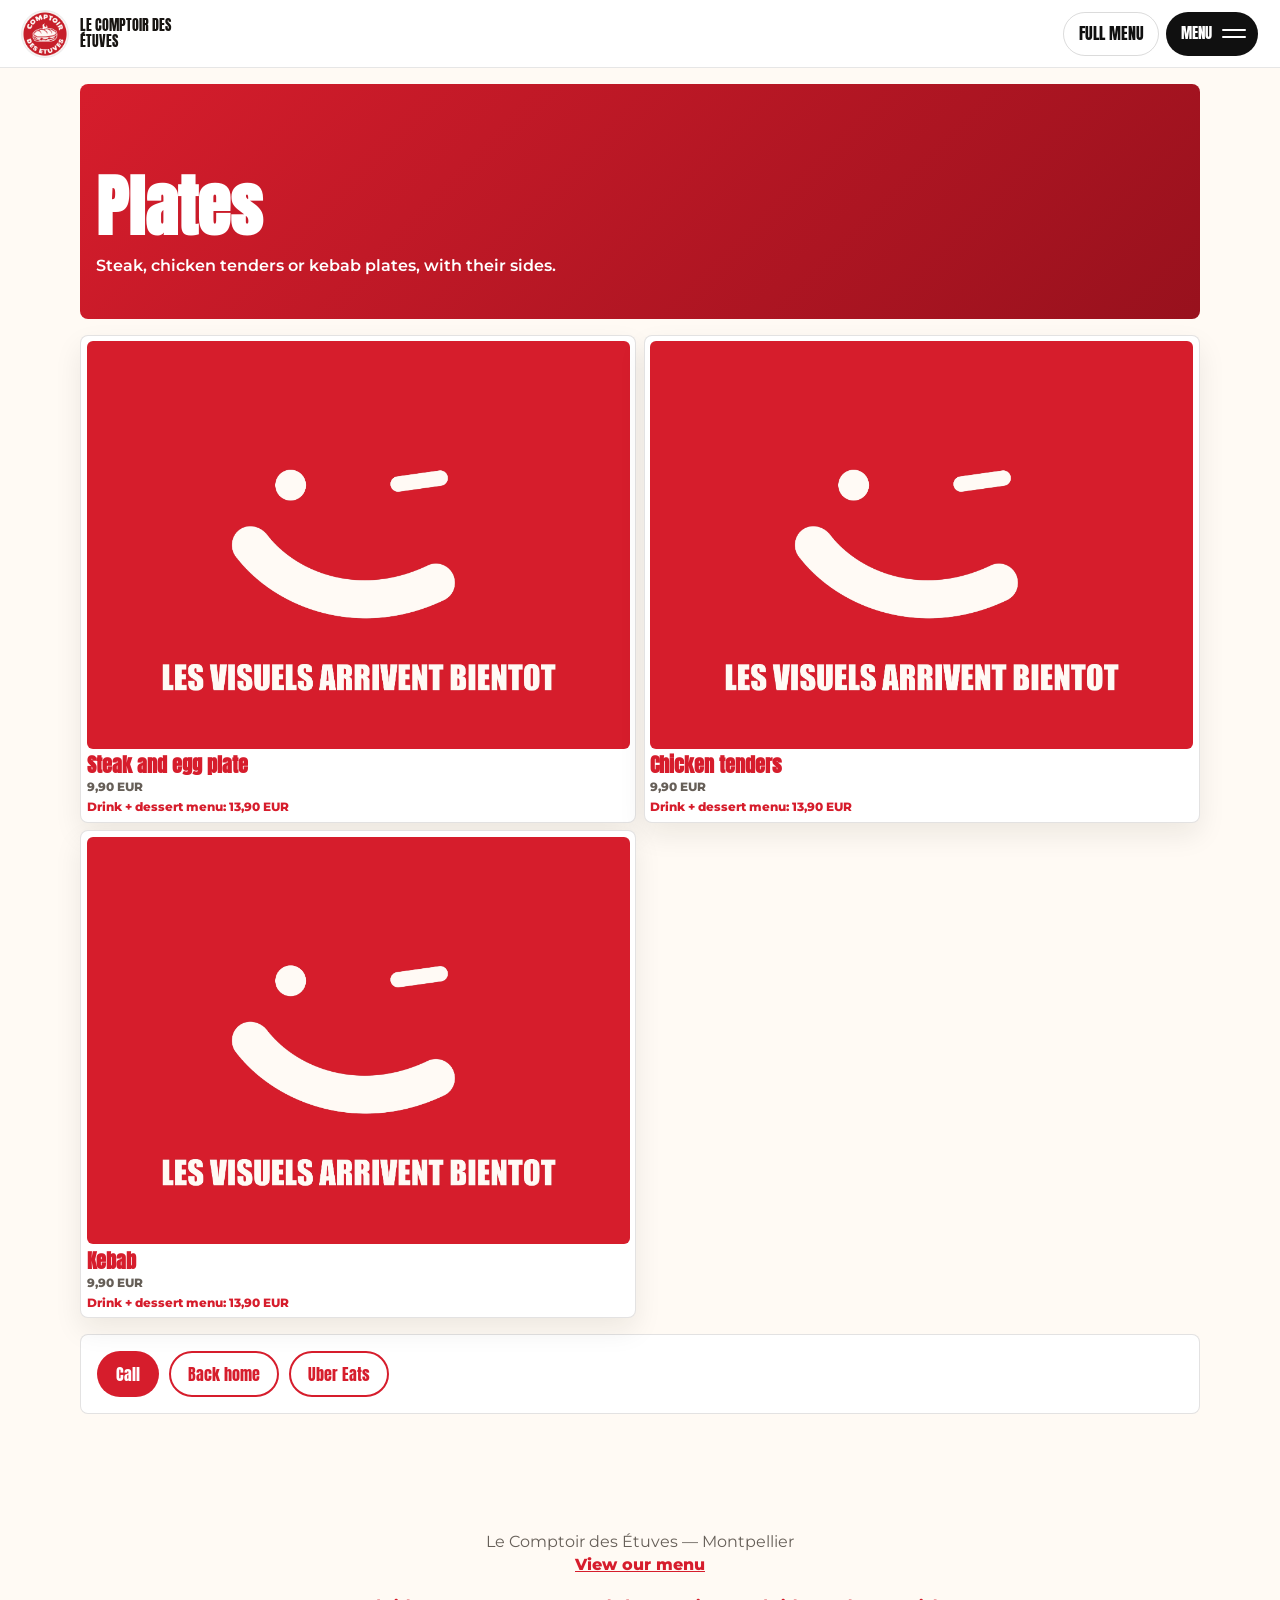
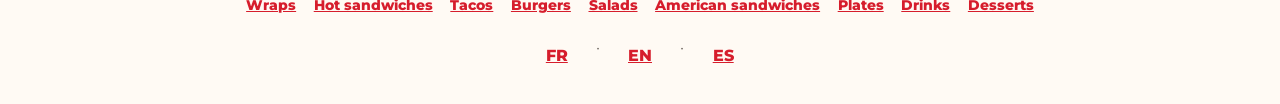
<file: en/assiettes.html>
<!doctype html>
<html lang="en">
<head>
  <meta charset="UTF-8" />
  <meta name="viewport" content="width=device-width, initial-scale=1" />
  <title>Snack plates in Montpellier | Le Comptoir des Etuves</title>
  <meta name="description" content="Snack plates in Montpellier city centre, near Place de la Comedie. Menu, prices and cheap eats at Le Comptoir des Etuves, formerly Chez Alex." />
  <meta name="theme-color" content="#d61d2c" />
  <link rel="canonical" href="https://comptoir-des-etuves.com/en/assiettes.html" />
  <link rel="alternate" hreflang="fr" href="https://comptoir-des-etuves.com/assiettes.html" />
  <link rel="alternate" hreflang="en" href="https://comptoir-des-etuves.com/en/assiettes.html" />
  <link rel="alternate" hreflang="es" href="https://comptoir-des-etuves.com/es/assiettes.html" />
  <link rel="alternate" hreflang="x-default" href="https://comptoir-des-etuves.com/assiettes.html" />
  <meta property="og:type" content="website" />
  <meta property="og:locale" content="en_GB" />
  <meta property="og:title" content="Snack plates in Montpellier | Le Comptoir des Etuves" />
  <meta property="og:description" content="Snack plates in Montpellier city centre, near Place de la Comedie. Menu, prices and cheap eats at Le Comptoir des Etuves, formerly Chez Alex." />
  <meta property="og:url" content="https://comptoir-des-etuves.com/en/assiettes.html" />
  <meta property="og:image" content="https://comptoir-des-etuves.com/images/visuels-arrivent-bientot.webp" />
  <meta name="twitter:card" content="summary_large_image" />
  <meta name="twitter:title" content="Snack plates in Montpellier | Le Comptoir des Etuves" />
  <meta name="twitter:description" content="Snack plates in Montpellier city centre, near Place de la Comedie. Menu, prices and cheap eats at Le Comptoir des Etuves, formerly Chez Alex." />
  <meta name="twitter:image" content="https://comptoir-des-etuves.com/images/visuels-arrivent-bientot.webp" />
  <link rel="preconnect" href="https://fonts.googleapis.com" />
  <link rel="preconnect" href="https://fonts.gstatic.com" crossorigin />
  <link href="https://fonts.googleapis.com/css2?family=Anton&family=Montserrat:wght@400;500;600;700;800&display=swap" rel="stylesheet" />
  <link rel="stylesheet" href="../styles.css" />
  <link rel="icon" href="../favicon.ico" sizes="any" />
  <link rel="icon" type="image/png" href="../favicon.png" />
  <link rel="apple-touch-icon" href="../favicon.png" />
  <script type="application/ld+json">
  {
    "@context": "https://schema.org",
    "@type": "Menu",
    "@id": "https://comptoir-des-etuves.com/en/assiettes.html#menu",
    "name": "Plates",
    "url": "https://comptoir-des-etuves.com/en/assiettes.html",
    "inLanguage": "en",
    "hasMenuItem": [
      {
        "@type": "MenuItem",
        "name": "Steak and egg plate",
        "description": "Steak hache facon bouchere, fried egg, onions, mixed salad, fries or vegetables.",
        "image": "https://comptoir-des-etuves.com/images/visuels-arrivent-bientot.webp",
        "offers": {
          "@type": "Offer",
          "price": "9.90",
          "priceCurrency": "EUR"
        }
      },
      {
        "@type": "MenuItem",
        "name": "Chicken tenders",
        "description": "Tenders de poulet panes aux corn flakes, onions, fries, lettuce.",
        "image": "https://comptoir-des-etuves.com/images/visuels-arrivent-bientot.webp",
        "offers": {
          "@type": "Offer",
          "price": "9.90",
          "priceCurrency": "EUR"
        }
      },
      {
        "@type": "MenuItem",
        "name": "Kebab",
        "description": "Kebab de poulet emince, caramelized onions, mixed salad, fries or vegetables.",
        "image": "https://comptoir-des-etuves.com/images/visuels-arrivent-bientot.webp",
        "offers": {
          "@type": "Offer",
          "price": "9.90",
          "priceCurrency": "EUR"
        }
      }
    ]
  }
  </script>
</head>
<body class="product-page home category-page">
  <header class="topbar">
    <a class="brand" href="index.html" aria-label="Le Comptoir des Étuves home">
      <img loading="lazy" decoding="async" src="../images/logo.webp" alt="Le Comptoir des Étuves logo" />
      <span>Le Comptoir des Étuves</span>
    </a>
    <div class="topbar-actions">
      <a class="topbar-link" href="index.html#menu">Full menu</a>
      <button class="menu-toggle" type="button" aria-controls="siteMenu" aria-expanded="false" aria-label="Open menu">
        <span class="menu-toggle-label">Menu</span>
        <span class="menu-toggle-lines" aria-hidden="true"><i></i><i></i></span>
      </button>
    </div>
  </header>
  <nav class="site-menu" id="siteMenu" aria-label="Main navigation" hidden>
    <div class="site-menu-panel">
      <div class="site-menu-header">
        <a class="brand" href="index.html" aria-label="Le Comptoir des Étuves home">
          <img loading="lazy" decoding="async" src="../images/logo.webp" alt="Le Comptoir des Étuves logo" />
          <span>Le Comptoir des Étuves</span>
        </a>
        <button class="menu-close" type="button" aria-label="Close menu">&times;</button>
      </div>
      <p class="menu-eyebrow">Full menu</p>
      <div class="site-menu-links">
        <a href="wraps.html">Wraps</a>
        <a href="sandwichs-chauds.html">Hot sandwiches</a>
        <a href="tacos.html">Tacos</a>
        <a href="burgers.html">Burgers</a>
        <a href="salades.html">Salads</a>
        <a href="americains.html">American sandwiches</a>
        <a href="assiettes.html">Plates</a>
        <a href="boissons.html">Drinks</a>
        <a href="desserts.html">Desserts</a>
      </div>
      <div class="site-menu-footer">
        <a href="index.html#infos">Practical information</a>
        <a class="btn btn-uber-eats" href="https://www.ubereats.com/fr/store/comptoir-des-etuves/ZKupSNvwXZqzl_tochM5Iw?msockid=33f06aeddd2b65fa2c007c70dc0e6430" target="_blank" rel="noopener">Uber Eats</a>
      </div>
    </div>
  </nav>
  <main class="page-main">
    <section class="product-hero wave-section wave-red"><div><h1>Plates</h1><p class="category-intro">Steak, chicken tenders or kebab plates, with their sides.</p></div></section>
    <section class="product-grid">
      <article class="product-card" data-menu-price="Drink + dessert menu: 13,90 EUR" data-detail="Steak hache facon bouchere, fried egg, onions, mixed salad, fries or vegetables."><img loading="lazy" decoding="async" src="../images/visuels-arrivent-bientot.webp" alt="Steak and egg plate" /><h2>Steak and egg plate</h2><p>9,90 EUR</p></article>
      <article class="product-card" data-menu-price="Drink + dessert menu: 13,90 EUR" data-detail="Tenders de poulet panes aux corn flakes, onions, fries, lettuce."><img loading="lazy" decoding="async" src="../images/visuels-arrivent-bientot.webp" alt="Chicken tenders" /><h2>Chicken tenders</h2><p>9,90 EUR</p></article>
      <article class="product-card" data-menu-price="Drink + dessert menu: 13,90 EUR" data-detail="Kebab de poulet emince, caramelized onions, mixed salad, fries or vegetables."><img loading="lazy" decoding="async" src="../images/visuels-arrivent-bientot.webp" alt="Kebab" /><h2>Kebab</h2><p>9,90 EUR</p></article>
    </section>
    <section class="cta-band"><a class="btn btn-primary" href="tel:+33783751334">Call</a><a class="btn btn-outline" href="./">Back home</a><a class="btn btn-outline" href="https://www.ubereats.com/fr/store/comptoir-des-etuves/ZKupSNvwXZqzl_tochM5Iw" target="_blank" rel="noopener">Uber Eats</a></section>
  </main>
  <nav class="mobile-actions" aria-label="Quick mobile actions"><button class="menu-open-btn" type="button" aria-controls="siteMenu">Menu</button><a href="./">Back home</a><a href="tel:+33783751334">Call</a><a href="https://www.ubereats.com/fr/store/comptoir-des-etuves/ZKupSNvwXZqzl_tochM5Iw" target="_blank" rel="noopener">Uber Eats</a></nav>
  <footer class="site-footer"><p>Le Comptoir des Étuves — Montpellier</p><a href="index.html#menu">View our menu</a>
<nav class="footer-categories" aria-label="Our specialities"><a href="wraps.html">Wraps</a>
<a href="sandwichs-chauds.html">Hot sandwiches</a>
<a href="tacos.html">Tacos</a>
<a href="burgers.html">Burgers</a>
<a href="salades.html">Salads</a>
<a href="americains.html">American sandwiches</a>
<a href="assiettes.html">Plates</a>
<a href="boissons.html">Drinks</a>
<a href="desserts.html">Desserts</a></nav>
    <nav class="footer-languages" aria-label="Language / Langue / Idioma"><a href="../assiettes.html?lang=fr" hreflang="fr" lang="fr">FR</a> · <a href="assiettes.html" hreflang="en" lang="en" aria-current="page">EN</a> · <a href="../es/assiettes.html" hreflang="es" lang="es">ES</a></nav>
</footer>

  <script src="../script.js"></script>
</body>
</html>
</file>
<file: styles.css>
:root {
  --bg: #f6f1ea;
  --paper: #fffaf4;
  --text: #181512;
  --muted: #665f58;
  --brand: #d61d2c;
  --brand-dark: #98111d;
  --ink: #101010;
  --line: rgba(24, 21, 18, 0.12);
  --shadow: 0 18px 42px rgba(24, 21, 18, 0.16);
  --topbar-h: 72px;
  --reviews-scroll-duration: 34s;
}

* {
  box-sizing: border-box;
}

html {
  scroll-behavior: smooth;
}

body {
  margin: 0;
  font-family: "Montserrat", Arial, sans-serif;
  color: var(--text);
  background: var(--bg);
  line-height: 1.45;
}

body.menu-open {
  overflow: hidden;
}

body.modal-open {
  overflow: hidden;
}

img {
  max-width: 100%;
}

a {
  color: inherit;
}

h1,
h2,
h3,
.kicker,
.btn,
.mobile-actions a,
.mobile-actions button,
.gallery-card span,
.menu-eyebrow {
  font-family: "Anton", Impact, sans-serif;
  letter-spacing: 0;
}

h1,
h2,
h3,
p {
  overflow-wrap: anywhere;
}

h1 {
  margin: 0.25rem 0 0.75rem;
  font-size: clamp(3rem, 16vw, 6.2rem);
  line-height: 0.92;
}

h2 {
  margin: 0 0 0.85rem;
  font-size: clamp(2rem, 9vw, 3.6rem);
  line-height: 0.96;
}

h3 {
  margin: 0 0 0.35rem;
  font-size: 1.45rem;
}

p {
  margin: 0;
}

.topbar {
  position: sticky;
  top: 0;
  z-index: 50;
  min-height: var(--topbar-h);
  display: flex;
  align-items: center;
  justify-content: space-between;
  gap: 1rem;
  padding: 0.65rem 1rem;
  background: rgba(255, 250, 244, 0.92);
  border-bottom: 1px solid var(--line);
  backdrop-filter: blur(12px);
}

.brand {
  display: flex;
  align-items: center;
  gap: 0.7rem;
  color: var(--text);
  text-decoration: none;
  min-width: 0;
}

.brand img {
  width: 44px;
  height: 44px;
  border-radius: 50%;
  border: 2px solid var(--brand);
  background: #fff;
  flex: 0 0 auto;
}

.brand span {
  font-weight: 800;
  font-size: 0.92rem;
  line-height: 1.1;
}

.uber-eats-button {
  margin-left: auto;
  padding: 0.68rem 0.95rem;
  color: #fff;
  background: #101010;
  border: 2px solid #06c167;
  border-radius: 999px;
  text-decoration: none;
  font-size: 0.82rem;
  font-weight: 900;
  line-height: 1;
  white-space: nowrap;
  display: inline-flex;
  align-items: center;
  justify-content: center;
  gap: 0.2rem;
  flex: 0 0 auto;
  box-shadow: 0 10px 22px rgba(6, 193, 103, 0.2);
}

.uber-eats-button strong {
  color: #06c167;
  font-weight: 900;
}

.menu-toggle {
  position: relative;
  isolation: isolate;
  overflow: hidden;
  width: 48px;
  height: 48px;
  border: 0;
  border-radius: 50%;
  display: grid;
  place-items: center;
  gap: 4px;
  padding: 12px;
  background: var(--brand);
  box-shadow: 0 12px 28px rgba(214, 29, 44, 0.32);
  cursor: pointer;
}

.menu-toggle span {
  position: relative;
  z-index: 2;
  width: 22px;
  height: 2px;
  display: block;
  background: #fff;
  border-radius: 99px;
}

@media (max-width: 420px) {
  .brand span {
    display: none;
  }

  .uber-eats-button {
    padding-inline: 0.82rem;
  }
}

.site-menu[hidden] {
  display: none;
}

.site-menu {
  position: fixed;
  inset: 0;
  z-index: 80;
  display: flex;
  justify-content: flex-end;
  background: rgba(16, 16, 16, 0.62);
}

.site-menu-panel {
  width: min(390px, 88vw);
  height: 100%;
  display: flex;
  flex-direction: column;
  gap: 0.35rem;
  padding: max(1rem, env(safe-area-inset-top)) 1rem 1rem;
  background: #fffaf4;
  box-shadow: -18px 0 46px rgba(0, 0, 0, 0.28);
  overflow: auto;
}

.menu-close {
  align-self: flex-end;
  width: 44px;
  height: 44px;
  border: 0;
  border-radius: 50%;
  background: var(--ink);
  color: #fff;
  font-size: 1.7rem;
  line-height: 1;
  cursor: pointer;
}

.menu-eyebrow {
  margin: 0.5rem 0;
  color: var(--brand);
  font-size: 1.1rem;
}

.site-menu-panel a {
  display: flex;
  align-items: center;
  min-height: 52px;
  padding: 0.75rem 0;
  border-bottom: 1px solid var(--line);
  color: var(--text);
  text-decoration: none;
  font-size: clamp(1.45rem, 7vw, 2.15rem);
  font-family: "Anton", Impact, sans-serif;
}

.wave-section {
  position: relative;
  isolation: isolate;
  padding: 4rem 1rem;
  overflow: hidden;
}

.wave-red {
  --wave-bg: var(--brand);
  color: #fff;
  background: linear-gradient(135deg, var(--brand), var(--brand-dark));
}

.wave-light {
  background: #fffaf4;
}

.wave-dark {
  color: #fff;
  background: #101010;
}

.wave-paper {
  background: #fdf7ef;
}

.section-inner {
  width: min(1120px, 100%);
  margin: 0 auto;
}

.home-hero {
  min-height: calc(100svh - var(--topbar-h));
  display: grid;
  align-items: center;
  gap: 2rem;
  padding-top: 3rem;
}

.home-hero-copy,
.home-hero .hero-product {
  width: min(1120px, 100%);
  margin-inline: auto;
}

.kicker {
  margin: 0 0 0.5rem;
  color: inherit;
  opacity: 0.88;
  font-size: 0.95rem;
  text-transform: uppercase;
}

.hero-subtitle,
.page-hero p,
.product-hero p,
.feature-section p {
  max-width: 64ch;
  font-size: 1rem;
  font-weight: 600;
}

.cta-row,
.cta-band {
  display: flex;
  flex-wrap: wrap;
  gap: 0.65rem;
  margin-top: 1.2rem;
}

.btn {
  min-height: 46px;
  display: inline-flex;
  align-items: center;
  justify-content: center;
  padding: 0.7rem 1.05rem;
  border: 2px solid transparent;
  border-radius: 999px;
  text-decoration: none;
  font-size: 1rem;
  line-height: 1;
}

.btn-light {
  color: var(--brand);
  background: #fff;
}

.btn-ghost-light {
  color: #fff;
  border-color: rgba(255, 255, 255, 0.82);
}

.btn-uber-eats {
  color: #fff;
  background: #06c167;
  border-color: #06c167;
  font-weight: 500;
}

.btn-primary {
  color: #fff;
  background: var(--brand);
}

.btn-outline {
  color: var(--brand);
  border-color: var(--brand);
  background: transparent;
}

.hero-product {
  margin: 0;
}

.hero-product img {
  display: block;
  width: 100%;
  aspect-ratio: 4 / 3;
  object-fit: cover;
  border-radius: 8px;
  box-shadow: var(--shadow);
}

.category-scroll {
  display: flex;
  gap: 0.75rem;
  width: max-content;
  overflow: visible;
  padding-bottom: 0.35rem;
  animation: category-marquee 62s linear infinite;
}

.category-strip {
  overflow: hidden;
}

.category-strip .section-inner {
  overflow: hidden;
}

.category-viewport {
  overflow-x: auto;
  overflow-y: hidden;
  scrollbar-width: none;
  -webkit-overflow-scrolling: touch;
  cursor: grab;
  touch-action: pan-y;
  user-select: none;
}

.category-viewport.is-dragging {
  cursor: grabbing;
}

.category-scroll:hover {
  animation-play-state: paused;
}

.category-viewport.is-dragging .category-scroll {
  animation-play-state: paused;
}

.category-viewport::-webkit-scrollbar {
  display: none;
}

.category-scroll a {
  flex: 0 0 min(190px, 42vw);
  min-height: 176px;
  display: flex;
  flex-direction: column;
  justify-content: flex-end;
  gap: 0.55rem;
  padding: 0.55rem;
  color: #fff;
  background: #151515;
  border-radius: 8px;
  overflow: hidden;
  text-decoration: none;
  font-family: "Anton", Impact, sans-serif;
  font-size: 1.25rem;
  box-shadow: var(--shadow);
}

.category-scroll img {
  width: 100%;
  height: 112px;
  object-fit: cover;
  border-radius: 6px;
}

.feature-grid {
  display: grid;
  gap: 1.6rem;
}

.stacked-images {
  display: grid;
  grid-template-columns: 1fr 0.9fr;
  align-items: end;
  gap: 0.7rem;
}

.stacked-images img {
  width: 100%;
  aspect-ratio: 3 / 4;
  object-fit: cover;
  border-radius: 8px;
  box-shadow: var(--shadow);
}

.stacked-images img + img {
  margin-bottom: 2rem;
}

.info-grid {
  display: grid;
  gap: 0.8rem;
}

.info-grid article,
.product-card {
  background: #fff;
  border: 1px solid var(--line);
  border-radius: 8px;
  padding: 0.35rem;
  box-shadow: 0 12px 28px rgba(24, 21, 18, 0.08);
  cursor: pointer;
  transition: transform 180ms ease, box-shadow 180ms ease;
}

.product-card:hover,
.product-card:focus-visible {
  transform: translateY(-2px);
  box-shadow: 0 16px 34px rgba(24, 21, 18, 0.14);
  outline: none;
}

.info-grid a {
  color: var(--brand);
  font-weight: 800;
}

.info-map {
  width: 100%;
  height: 150px;
  display: block;
  border: 0;
  border-radius: 6px;
  margin-bottom: 0.55rem;
  background: #f2ece4;
}

.review-carousel {
  overflow: hidden;
  margin-top: 1rem;
}

.review-track {
  display: flex;
  width: max-content;
  gap: 0.85rem;
  animation: reviews-ltr var(--reviews-scroll-duration) linear infinite;
}

.review {
  width: min(300px, 78vw);
  min-height: 150px;
  display: flex;
  flex-direction: column;
  justify-content: space-between;
  gap: 0.7rem;
  padding: 1rem;
  color: var(--text);
  background: #fff;
  border-radius: 8px;
  box-shadow: var(--shadow);
}

.review p {
  font-size: 0.9rem;
  font-weight: 600;
}

.review-meta {
  display: flex;
  justify-content: space-between;
  gap: 0.8rem;
  color: var(--brand);
  font-weight: 800;
}

.page-main {
  width: min(1120px, 100% - 1.2rem);
  margin: 1rem auto 6rem;
}

.page-hero,
.product-hero {
  border-radius: 8px;
  margin-bottom: 1rem;
}

.product-hero {
  display: grid;
  gap: 0.85rem;
  align-items: center;
  padding-block: 1.45rem;
}

.product-hero h1 {
  margin-bottom: 0;
  font-size: clamp(2.35rem, 12vw, 4.2rem);
}

.menu-gallery-grid {
  display: grid;
  grid-template-columns: repeat(12, minmax(0, 1fr));
  gap: 0.75rem;
}

.gallery-card {
  grid-column: span 12;
  position: relative;
  min-height: 240px;
  display: block;
  overflow: hidden;
  border-radius: 8px;
  background: #171717;
  color: #fff;
  text-decoration: none;
  box-shadow: var(--shadow);
}

.gallery-card img {
  width: 100%;
  height: 100%;
  min-height: inherit;
  display: block;
  object-fit: cover;
  transition: transform 320ms ease;
}

.gallery-card:hover img {
  transform: scale(1.04);
}

.gallery-card span {
  position: absolute;
  left: 0.7rem;
  right: 0.7rem;
  bottom: 0.7rem;
  display: inline-flex;
  width: fit-content;
  max-width: calc(100% - 1.4rem);
  padding: 0.45rem 0.72rem;
  border-radius: 999px;
  color: #fff;
  background: rgba(0, 0, 0, 0.78);
  font-size: 1.05rem;
}

.product-grid {
  display: grid;
  grid-template-columns: repeat(2, minmax(0, 1fr));
  gap: 0.45rem;
}

.product-card h2,
.product-card h4 {
  margin: 0.42rem 0 0.18rem;
  color: var(--brand);
  font-size: clamp(0.95rem, 5vw, 1.25rem);
  line-height: 1;
}

.product-card img {
  width: 100%;
  aspect-ratio: 4 / 3;
  display: block;
  object-fit: cover;
  border-radius: 6px;
  background: #f2ece4;
}

.product-card p {
  color: var(--muted);
  font-weight: 800;
  font-size: 0.78rem;
}

.product-card .menu-price {
  margin-top: 0.12rem;
  color: var(--brand);
}

.product-modal[hidden] {
  display: none;
}

.product-modal {
  position: fixed;
  inset: 0;
  z-index: 90;
  display: grid;
  place-items: center;
  padding: 1rem;
}

.product-modal-backdrop {
  position: absolute;
  inset: 0;
  background: rgba(16, 16, 16, 0.68);
  backdrop-filter: blur(3px);
}

.product-modal-card {
  position: relative;
  z-index: 1;
  width: min(430px, calc(100vw - 1.2rem));
  max-height: calc(100svh - 2rem);
  overflow: auto;
  padding: 0.75rem;
  background: #fffaf4;
  border-radius: 8px;
  box-shadow: 0 28px 70px rgba(0, 0, 0, 0.36);
}

.product-modal-close {
  position: absolute;
  top: 0.95rem;
  right: 0.95rem;
  width: 42px;
  height: 42px;
  border: 0;
  border-radius: 50%;
  color: #fff;
  background: rgba(16, 16, 16, 0.82);
  font-size: 1.55rem;
  line-height: 1;
  cursor: pointer;
}

.product-modal-image {
  width: 100%;
  aspect-ratio: 4 / 3;
  display: block;
  object-fit: cover;
  border-radius: 6px;
}

.product-modal-card h2 {
  margin: 0.8rem 0 0.35rem;
  color: var(--brand);
  font-size: clamp(1.8rem, 10vw, 2.7rem);
}

.product-modal-price {
  color: var(--muted);
  font-weight: 800;
}

.product-modal-detail {
  margin-top: 0.65rem;
  color: var(--text);
  font-size: 0.92rem;
  font-weight: 600;
  white-space: pre-line;
}

.cta-band {
  margin: 1rem 0 0;
  padding: 1rem;
  background: #fff;
  border: 1px solid var(--line);
  border-radius: 8px;
}

.mobile-actions {
  position: fixed;
  left: 0;
  right: 0;
  bottom: 0;
  z-index: 45;
  display: grid;
  grid-template-columns: repeat(auto-fit, minmax(0, 1fr));
  background: rgba(255, 250, 244, 0.96);
  border-top: 1px solid var(--line);
  backdrop-filter: blur(10px);
}

.mobile-actions a,
.mobile-actions button {
  min-width: 0;
  border: 0;
  background: transparent;
  padding: 0.82rem 0.15rem max(0.85rem, env(safe-area-inset-bottom));
  color: var(--brand);
  text-align: center;
  text-decoration: none;
  font-size: 0.82rem;
  cursor: pointer;
}

.site-footer {
  padding: 1.2rem 1rem 5.6rem;
  text-align: center;
  color: var(--muted);
}

.site-footer a {
  color: var(--brand);
  font-weight: 800;
}

@keyframes reviews-ltr {
  from {
    transform: translateX(calc(-50% - 0.425rem));
  }
  to {
    transform: translateX(0);
  }
}

@keyframes category-marquee {
  from {
    transform: translateX(0);
  }
  to {
    transform: translateX(calc(-50% - 0.375rem));
  }
}

@media (min-width: 700px) {
  .topbar {
    padding-inline: 1.6rem;
  }

  .home-hero {
    grid-template-columns: minmax(0, 1.05fr) minmax(300px, 0.95fr);
    padding-inline: max(1.5rem, calc((100vw - 1120px) / 2));
  }

  .home-hero-copy,
  .home-hero .hero-product {
    width: 100%;
  }

  .category-scroll {
    gap: 0.9rem;
  }

  .feature-grid,
  .product-hero {
    grid-template-columns: 1fr;
  }

  .info-grid {
    grid-template-columns: repeat(3, 1fr);
  }

  .gallery-card.span-6 {
    grid-column: span 6;
  }

  .gallery-card.span-12 {
    grid-column: span 12;
  }

  .mobile-actions {
    max-width: 760px;
    margin: 0 auto;
    left: 50%;
    transform: translateX(-50%);
    border-inline: 1px solid var(--line);
    border-top-left-radius: 8px;
    border-top-right-radius: 8px;
  }
}

@media (min-width: 980px) {
  .wave-section {
    padding-block: 5.5rem;
  }

  .product-grid {
    grid-template-columns: repeat(2, minmax(0, 1fr));
  }
}

/* One-page home experience */
.home {
  --topbar-h: 68px;
  background: var(--paper);
}

.home .topbar {
  min-height: var(--topbar-h);
  padding: 0.55rem 0.8rem;
  background: rgba(255, 255, 255, 0.96);
  border-bottom-color: rgba(16, 16, 16, 0.1);
}

.home .brand img {
  width: 46px;
  height: 46px;
  border: 0;
  box-shadow: 0 0 0 1px rgba(16, 16, 16, 0.08);
}

.home .brand span {
  max-width: 15ch;
  font-family: "Anton", Impact, sans-serif;
  font-size: 0.9rem;
  font-weight: 400;
  text-transform: uppercase;
}

.topbar-actions {
  display: flex;
  align-items: center;
  gap: 0.45rem;
}

.topbar-link {
  display: none;
  min-height: 44px;
  align-items: center;
  padding: 0.55rem 0.9rem;
  border: 1px solid rgba(16, 16, 16, 0.15);
  border-radius: 999px;
  color: var(--ink);
  font-family: "Anton", Impact, sans-serif;
  text-decoration: none;
  text-transform: uppercase;
}

.home .menu-toggle {
  width: auto;
  height: 44px;
  display: inline-flex;
  grid-template: none;
  align-items: center;
  gap: 0.65rem;
  padding: 0.55rem 0.72rem 0.55rem 0.9rem;
  border-radius: 999px;
  background: var(--ink);
  box-shadow: none;
}

.home .menu-toggle > span {
  width: auto;
  height: auto;
  background: none;
}

.home .menu-toggle .menu-toggle-label {
  color: #fff;
  font-family: "Anton", Impact, sans-serif;
  font-size: 0.92rem;
  line-height: 1;
  text-transform: uppercase;
}

.home .menu-toggle .menu-toggle-lines {
  width: 24px;
  display: grid;
  gap: 5px;
}

.home .menu-toggle .menu-toggle-lines i {
  width: 24px;
  height: 2px;
  display: block;
  border-radius: 99px;
  background: #fff;
}

.home .site-menu {
  align-items: stretch;
  background: rgba(16, 16, 16, 0.48);
}

.home .site-menu-panel {
  width: min(560px, 100vw);
  gap: 0;
  padding: max(0.7rem, env(safe-area-inset-top)) 1rem 1rem;
  background: #fff;
  box-shadow: -20px 0 60px rgba(0, 0, 0, 0.2);
}

.site-menu-header {
  display: flex;
  align-items: center;
  justify-content: space-between;
  gap: 1rem;
  padding-bottom: 0.8rem;
  border-bottom: 1px solid var(--line);
}

.home .menu-close {
  flex: 0 0 auto;
  border-radius: 999px;
}

.home .menu-eyebrow {
  margin: 1.3rem 0 0.45rem;
  font-size: 0.88rem;
  letter-spacing: 0.08em;
  text-transform: uppercase;
}

.site-menu-links {
  display: grid;
  grid-template-columns: repeat(2, minmax(0, 1fr));
  column-gap: 1rem;
}

.home .site-menu-panel a {
  min-height: 46px;
  padding: 0.58rem 0;
  font-size: clamp(1.2rem, 6vw, 1.8rem);
}

.home .site-menu-links a:nth-child(odd) {
  border-right: 1px solid var(--line);
  padding-right: 0.5rem;
}

.site-menu-footer {
  display: grid;
  gap: 0.7rem;
  margin-top: auto;
  padding-top: 1.25rem;
}

.home .site-menu-footer .btn-uber-eats {
  min-height: 48px;
  padding-inline: 1rem;
  border: 0;
  color: #fff;
  font-family: "Montserrat", Arial, sans-serif;
  font-size: 0.95rem;
  font-weight: 800;
}

.one-page-home .home-hero {
  position: relative;
  isolation: isolate;
  min-height: max(720px, calc(100svh - var(--topbar-h)));
  display: grid;
  grid-template-columns: minmax(0, 1fr);
  grid-template-rows: auto minmax(0, 1fr) auto;
  gap: 0.4rem;
  overflow: hidden;
  padding: 1rem 0 3.7rem;
  color: #fff;
  background:
    radial-gradient(circle at 82% 58%, rgba(255, 225, 75, 0.13) 0 2px, transparent 3px),
    radial-gradient(circle at 12% 72%, rgba(255, 255, 255, 0.08) 0 1px, transparent 2px),
    linear-gradient(145deg, #e22232 0%, var(--brand) 58%, var(--brand-dark) 100%);
  background-size: 31px 31px, 23px 23px, auto;
}

.one-page-home .home-hero::before {
  content: "";
  position: absolute;
  z-index: -1;
  width: 82vw;
  height: 36vw;
  right: -34vw;
  bottom: 20%;
  border: 2px solid rgba(255, 255, 255, 0.1);
  border-radius: 50%;
  box-shadow: 0 0 0 28px rgba(255, 255, 255, 0.025), 0 0 0 64px rgba(255, 225, 75, 0.025);
  transform: rotate(-18deg);
  pointer-events: none;
}

.one-page-home .home-hero-copy {
  position: relative;
  z-index: 2;
  width: min(48vw, 188px);
  margin: 0;
  padding: 0 0 0 1rem;
}

.hero-local-title {
  width: 100%;
  margin: 0;
  font-family: "Anton", Impact, sans-serif;
  font-size: clamp(2.15rem, 10.2vw, 2.58rem);
  font-weight: 400;
  line-height: 1.04;
  letter-spacing: 0.015em;
  text-transform: uppercase;
  filter: drop-shadow(0 5px 0 rgba(137, 8, 22, 0.34));
}

.hero-local-title span,
.hero-local-title strong {
  display: block;
  white-space: nowrap;
}

.hero-title-restaurant {
  white-space: nowrap;
  font-size: 0.88em;
}

.hero-title-context {
  margin-top: 0.08em;
  font-size: 0.82em;
}

.hero-local-title strong {
  position: relative;
  width: fit-content;
  margin-top: 0.08em;
  color: #fff5e8;
  font-size: 1.28em;
  font-weight: 400;
  letter-spacing: 0.005em;
}

.hero-local-title strong::after {
  content: "";
  position: absolute;
  right: 0.05em;
  bottom: -0.13em;
  left: 0.02em;
  height: 0.09em;
  border-radius: 99px;
  background: currentColor;
  transform: rotate(-1.5deg);
}

.hero-alias {
  width: fit-content;
  margin-top: 0.78rem;
  padding: 0.26rem 0.48rem;
  border: 1px solid rgba(255, 255, 255, 0.72);
  border-radius: 999px;
  background: rgba(147, 7, 20, 0.28);
  font-size: 0.57rem;
  font-weight: 800;
  line-height: 1;
  letter-spacing: 0.075em;
  text-transform: uppercase;
  white-space: nowrap;
}

.hero-product-stage {
  position: relative;
  z-index: 2;
  width: clamp(280px, 88vw, 400px);
  align-self: end;
  justify-self: center;
  margin-bottom: 0.25rem;
  transform: translateY(-0.75rem);
}

.hero-burger {
  width: 100%;
  height: auto;
  display: block;
  filter: drop-shadow(0 22px 14px rgba(83, 0, 8, 0.34));
  transform: rotate(-1.5deg);
}

.one-page-home .home-hero .hero-actions {
  position: relative;
  z-index: 5;
  justify-self: center;
  align-items: center;
  justify-content: center;
  gap: 0.5rem;
  width: 100%;
  margin: 0;
  padding-inline: 0.75rem;
}

.one-page-home .home-hero .btn,
.one-page-home .home-hero .uber-eats-button {
  min-height: 44px;
  margin-left: 0;
  padding: 0.68rem 0.9rem;
  font-size: 0.9rem;
}

.one-page-home .home-hero .uber-eats-button {
  border-width: 2px;
  box-shadow: none;
}

.circular-logo {
  position: absolute;
  z-index: 3;
  top: 0.25rem;
  right: -0.2rem;
  width: clamp(180px, 52vw, 204px);
  aspect-ratio: 1;
  display: grid;
  place-items: center;
  margin: 0;
  filter: drop-shadow(0 14px 24px rgba(89, 0, 8, 0.28));
}

.circular-logo img {
  width: 65%;
  aspect-ratio: 1;
  display: block;
  border: 5px solid #fff;
  border-radius: 50%;
  object-fit: cover;
  background: #fff;
}

.circular-logo-text {
  position: absolute;
  inset: 0;
  width: 100%;
  height: 100%;
  overflow: visible;
  animation: circular-logo-spin 20s linear infinite;
}

.circular-logo-text text {
  fill: #fff;
  font-family: "Anton", Impact, sans-serif;
  font-size: 7.1px;
  letter-spacing: 0.28px;
  text-transform: uppercase;
}

.circular-logo:hover .circular-logo-text {
  animation-duration: 5s;
}

.hero-price-sticker {
  position: absolute;
  z-index: 4;
  top: 4%;
  right: 2.4rem;
  width: clamp(94px, 27vw, 112px);
  height: auto;
  object-fit: contain;
  transform: translateY(-22%) rotate(7deg);
  filter: drop-shadow(0 10px 16px rgba(76, 0, 7, 0.28));
}

.text-loop-band {
  position: relative;
  z-index: 6;
  height: 120px;
  margin: -42px 0 -18px;
  overflow: hidden;
  pointer-events: none;
}

.text-loop-ribbon {
  position: absolute;
  top: 12px;
  left: -3%;
  width: 106%;
  height: 86px;
  display: flex;
  align-items: center;
  overflow: hidden;
  color: #fff;
  background: #5227ff;
  clip-path: polygon(0 25%, 8% 12%, 17% 22%, 27% 8%, 38% 21%, 49% 10%, 60% 25%, 71% 11%, 82% 23%, 91% 9%, 100% 19%, 100% 78%, 91% 90%, 81% 77%, 71% 92%, 61% 79%, 50% 91%, 39% 76%, 28% 89%, 17% 75%, 8% 88%, 0 78%);
  transform: rotate(-1.8deg);
  pointer-events: auto;
}

.text-loop-track {
  width: max-content;
  display: flex;
  align-items: center;
  white-space: nowrap;
  animation: text-loop-forward 18s linear infinite;
  will-change: transform;
}

.text-loop-track span {
  display: block;
  padding-right: 0.4em;
  font-family: "Anton", Impact, sans-serif;
  font-size: 46px;
  font-weight: 800;
  letter-spacing: 2px;
  line-height: 1;
  text-transform: uppercase;
}

.text-loop-ribbon:hover .text-loop-track {
  animation-play-state: paused;
}

.home .menu-explorer {
  overflow: visible;
  padding: 3.35rem 0 4.5rem;
  scroll-margin-top: var(--topbar-h);
}

.home .menu-explorer > .section-inner {
  padding-inline: 1rem;
}

.menu-heading {
  display: grid;
  gap: 0.6rem;
}

.menu-heading .kicker {
  color: var(--brand);
  opacity: 1;
}

.menu-heading h2 {
  max-width: 11ch;
}

.menu-heading > p {
  max-width: 54ch;
  color: var(--muted);
  font-size: 0.92rem;
  font-weight: 600;
}

.menu-category-nav {
  position: sticky;
  z-index: 30;
  top: var(--topbar-h);
  display: flex;
  gap: 0.45rem;
  margin: 1.4rem -1rem 0;
  padding: 0.72rem 1rem;
  overflow-x: auto;
  background: rgba(255, 250, 244, 0.94);
  border-block: 1px solid var(--line);
  box-shadow: 0 8px 18px rgba(24, 21, 18, 0.06);
  backdrop-filter: blur(12px);
  scrollbar-width: none;
}

.menu-category-nav::-webkit-scrollbar {
  display: none;
}

.menu-category-nav button {
  min-height: 42px;
  flex: 0 0 auto;
  padding: 0.58rem 0.88rem;
  border: 1px solid rgba(16, 16, 16, 0.16);
  border-radius: 999px;
  color: var(--ink);
  background: #fff;
  font-family: "Anton", Impact, sans-serif;
  font-size: 0.92rem;
  text-transform: uppercase;
  cursor: pointer;
}

.menu-category-nav button.is-active {
  border-color: var(--brand);
  color: #fff;
  background: var(--brand);
}

.menu-catalogue {
  margin-top: 1.6rem;
}

.menu-category {
  scroll-margin-top: calc(var(--topbar-h) + 76px);
}

.menu-category[hidden] {
  display: none;
}

.menu-category-heading {
  display: flex;
  align-items: end;
  justify-content: space-between;
  gap: 1rem;
  margin-bottom: 0.85rem;
  padding-bottom: 0.7rem;
  border-bottom: 3px solid var(--brand);
}

.menu-category-heading h3 {
  margin: 0;
  color: var(--brand);
  font-size: clamp(2rem, 9vw, 3.1rem);
  line-height: 0.95;
}

.menu-category-heading span {
  color: var(--muted);
  font-size: 0.72rem;
  font-weight: 800;
  text-transform: uppercase;
  white-space: nowrap;
}

.home .menu-explorer .product-grid {
  grid-template-columns: repeat(2, minmax(0, 1fr));
  gap: 0.55rem;
}

.home .menu-explorer .product-card {
  min-width: 0;
  display: flex;
  flex-direction: column;
  padding: 0.38rem 0.38rem 0.62rem;
  border-radius: 14px;
  background: #fff;
}

.home .menu-explorer .product-card img {
  aspect-ratio: 1 / 0.88;
  border-radius: 10px;
}

.home .menu-explorer .product-card h4 {
  margin: 0.52rem 0.3rem 0.24rem;
  font-size: clamp(1rem, 4.8vw, 1.35rem);
  line-height: 1.02;
}

.home .menu-explorer .product-card > p {
  margin-inline: 0.3rem;
  font-size: 0.76rem;
}

.home .menu-explorer .product-card .menu-price {
  margin-top: 0.28rem;
  color: var(--brand);
  font-size: 0.66rem;
  font-weight: 700;
  line-height: 1.25;
}

.home .product-modal-card {
  border-radius: 18px;
}

.home .product-modal-image {
  border-radius: 12px;
}

@keyframes circular-logo-spin {
  to {
    transform: rotate(360deg);
  }
}

@keyframes text-loop-forward {
  to {
    transform: translateX(-25%);
  }
}

@media (prefers-reduced-motion: reduce) {
  html {
    scroll-behavior: auto;
  }

  .circular-logo-text,
  .text-loop-track {
    animation-play-state: paused;
  }
}

@media (min-width: 700px) {
  .home .topbar {
    padding-inline: 1.4rem;
  }

  .topbar-link {
    display: inline-flex;
  }

  .home .mobile-actions {
    display: none;
  }

  .home .site-footer {
    padding-bottom: 1.8rem;
  }

  .one-page-home .home-hero {
    min-height: calc(100svh - var(--topbar-h));
  }

  .one-page-home .home-hero-copy {
    width: min(43vw, 390px);
    margin-left: max(2rem, calc((100vw - 1120px) / 2));
    padding: 1.8rem 0 0;
  }

  .hero-local-title {
    font-size: clamp(3.2rem, 5.2vw, 4.7rem);
  }

  .hero-alias {
    margin-top: 1rem;
    padding: 0.34rem 0.62rem;
    font-size: 0.68rem;
  }

  .circular-logo {
    top: 1.2rem;
    right: max(1.5rem, calc((100vw - 1120px) / 2));
    left: auto;
    width: clamp(220px, 22vw, 300px);
  }

  .hero-product-stage {
    width: clamp(380px, 36vw, 520px);
    transform: translateY(-1.5rem);
  }

  .hero-price-sticker {
    right: 0.75rem;
    width: clamp(128px, 14vw, 158px);
  }

  .menu-heading {
    grid-template-columns: minmax(0, 1fr) minmax(260px, 0.7fr);
    align-items: end;
  }

  .home .menu-explorer .product-grid {
    grid-template-columns: repeat(3, minmax(0, 1fr));
    gap: 0.8rem;
  }

  .home .menu-explorer .product-card h4 {
    font-size: 1.35rem;
  }
}

@media (min-width: 980px) {
  .home .menu-explorer {
    padding: 4.8rem 0 6.5rem;
  }

  .home .menu-explorer .product-grid {
    grid-template-columns: repeat(4, minmax(0, 1fr));
  }

  .home .site-menu-links a {
    font-size: 1.7rem;
  }
}

@media (max-width: 699px) {
  .one-page-home .home-hero {
    min-height: max(640px, calc(100svh - var(--topbar-h)));
  }
}

@media (max-width: 360px) {
  .one-page-home .home-hero-copy {
    width: min(52vw, 172px);
    padding-left: 0.75rem;
  }

  .hero-local-title {
    font-size: clamp(1.95rem, 10vw, 2rem);
    line-height: 1.04;
  }

  .hero-title-restaurant {
    font-size: 0.86em;
  }

  .hero-local-title strong {
    font-size: 1.25em;
  }

  .hero-alias {
    margin-top: 0.68rem;
    padding: 0.23rem 0.4rem;
    font-size: 0.52rem;
    letter-spacing: 0.06em;
  }

  .circular-logo {
    top: 0.35rem;
    right: -0.15rem;
    width: clamp(154px, 49vw, 164px);
  }

  .hero-product-stage {
    width: clamp(270px, 88vw, 315px);
  }

  .hero-price-sticker {
    right: 1.5rem;
    width: 86px;
  }

  .one-page-home .home-hero .hero-actions {
    gap: 0.4rem;
    padding-inline: 0.5rem;
  }

  .one-page-home .home-hero .btn,
  .one-page-home .home-hero .uber-eats-button {
    padding-inline: 0.75rem;
    font-size: 0.82rem;
  }
}

@media (max-width: 360px) and (max-height: 800px) {
  .one-page-home .home-hero {
    min-height: calc(100svh - var(--topbar-h));
    padding-bottom: 3.2rem;
  }
}

@media (max-width: 340px) and (max-height: 600px) {
  .hero-product-stage {
    width: min(86vw, 290px);
  }

  .hero-price-sticker {
    top: 23%;
  }

  .one-page-home .home-hero .hero-actions {
    transform: translateY(-2px);
  }
}

@media (min-width: 361px) and (max-width: 699px) and (max-height: 720px) {
  .one-page-home .home-hero {
    min-height: calc(100svh - var(--topbar-h));
    padding-bottom: 3.2rem;
  }

  .hero-product-stage {
    width: min(86vw, calc(55svh - 40px), 340px);
  }

  .hero-price-sticker {
    top: 20%;
  }
}

/* Shared category pages and crawlable footer navigation. */
.footer-categories, .footer-languages {
  display: flex;
  flex-wrap: wrap;
  justify-content: center;
  gap: 0.65rem 1.1rem;
  margin: 1.25rem auto 0;
  max-width: 960px;
}
.footer-categories a { font-size: 0.85rem; }
.footer-languages a { min-width: 44px; padding: 0.5rem; }
.footer-languages a[aria-current="page"] { text-decoration: underline; }
.category-intro { max-width: 60ch; margin: 1rem 0 0; line-height: 1.55; font-family: "Montserrat", sans-serif; font-size: 1rem; }
.category-page .product-hero { padding-bottom: 2.5rem; }
.category-page .site-menu-links a { min-width: 0; overflow-wrap: anywhere; }

@media (orientation: landscape) and (max-height: 620px) and (max-width: 900px) {
  .one-page-home .home-hero {
    min-height: calc(100svh - var(--topbar-h));
    display: block;
    padding: 0;
  }

  .one-page-home .home-hero-copy {
    position: absolute;
    top: 0.75rem;
    left: 0;
    width: 245px;
    margin: 0;
    padding: 0 0 0 1rem;
  }

  .hero-local-title {
    font-size: 2.25rem;
  }

  .hero-alias {
    margin-top: 0.42rem;
    font-size: 0.52rem;
  }

  .one-page-home .home-hero .hero-actions {
    position: absolute;
    right: auto;
    bottom: 0.55rem;
    left: 50%;
    width: max-content;
    padding: 0;
    margin: 0;
    flex-wrap: nowrap;
    transform: translateX(-50%);
  }

  .one-page-home .home-hero .btn,
  .one-page-home .home-hero .uber-eats-button {
    min-height: 36px;
    padding: 0.45rem 0.68rem;
    font-size: 0.76rem;
  }

  .circular-logo {
    top: 0.25rem;
    right: 0.3rem;
    left: auto;
    width: 148px;
  }

  .hero-product-stage {
    position: absolute;
    top: 1.15rem;
    left: 50%;
    width: clamp(190px, 29vw, 260px);
    margin: 0;
    transform: translateX(-50%);
  }

  .hero-price-sticker {
    top: 3%;
    right: 0.8rem;
    width: 76px;
  }
}
</file>
